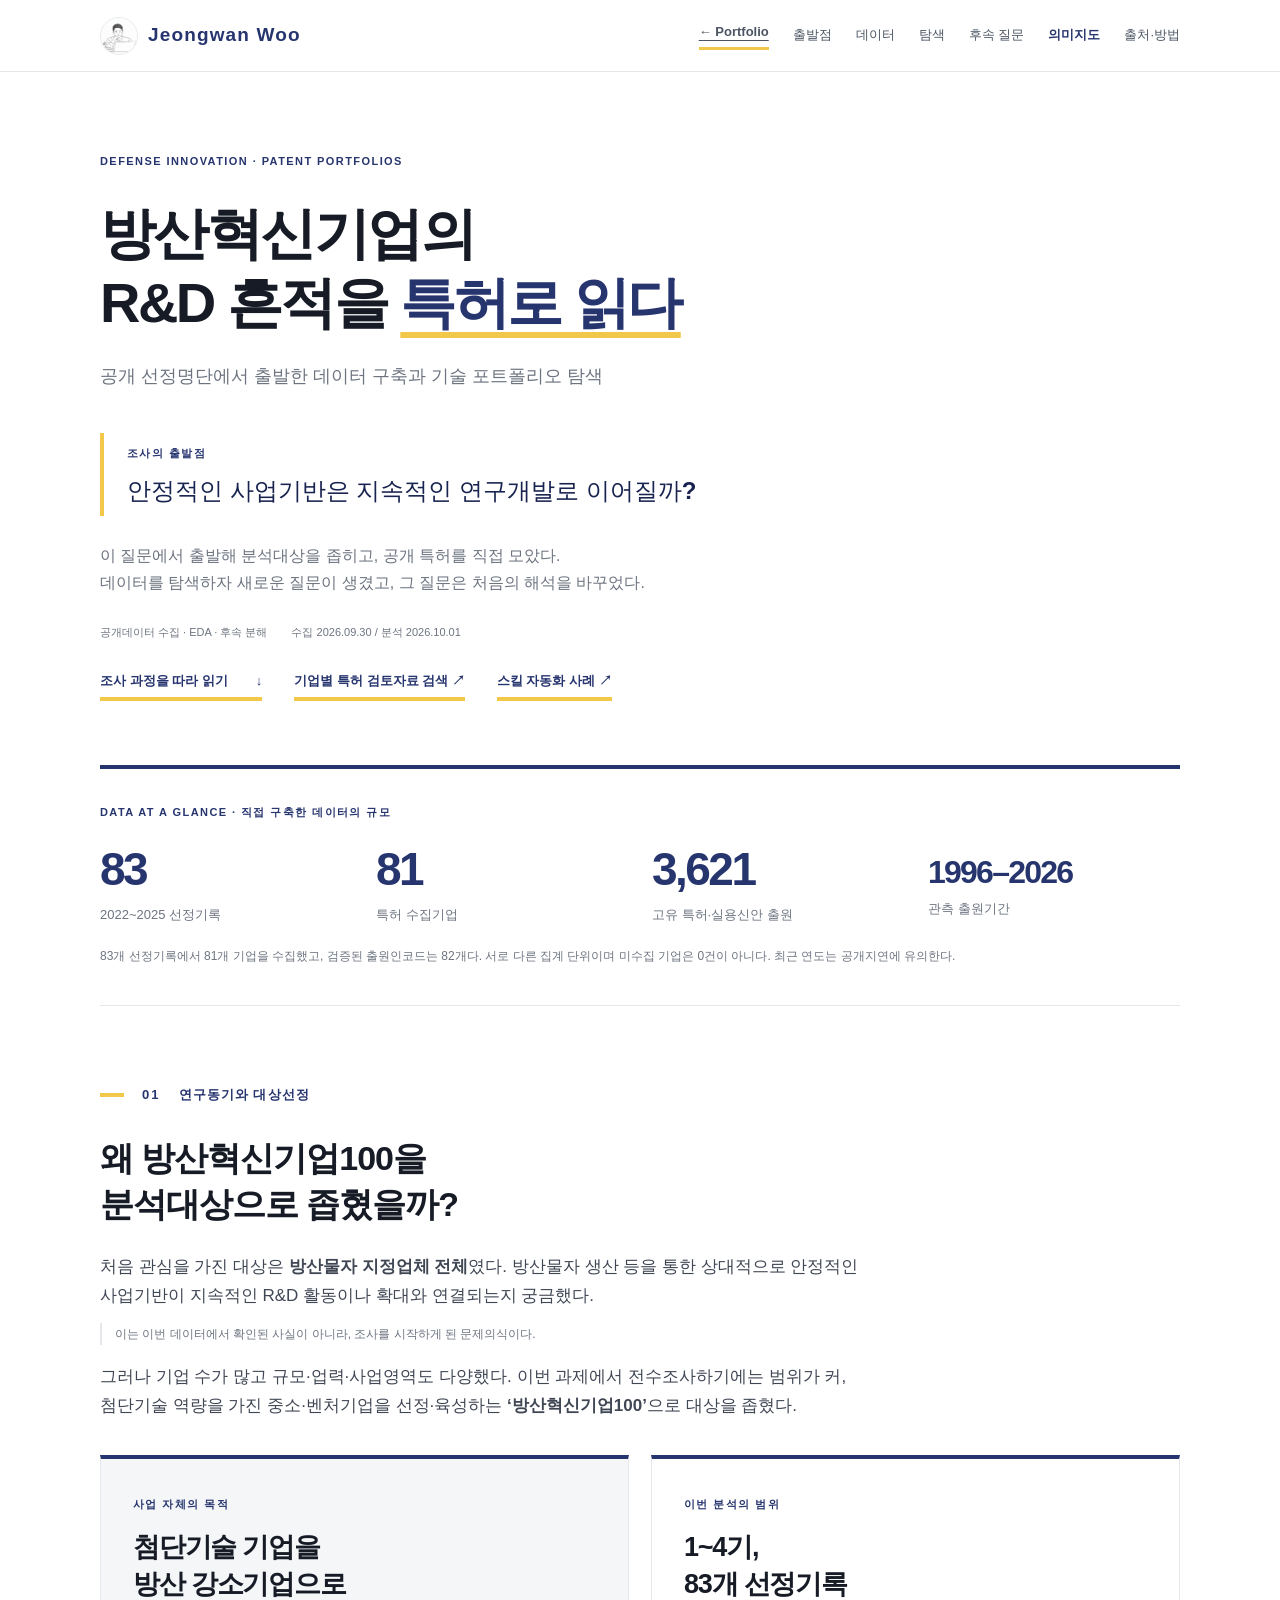
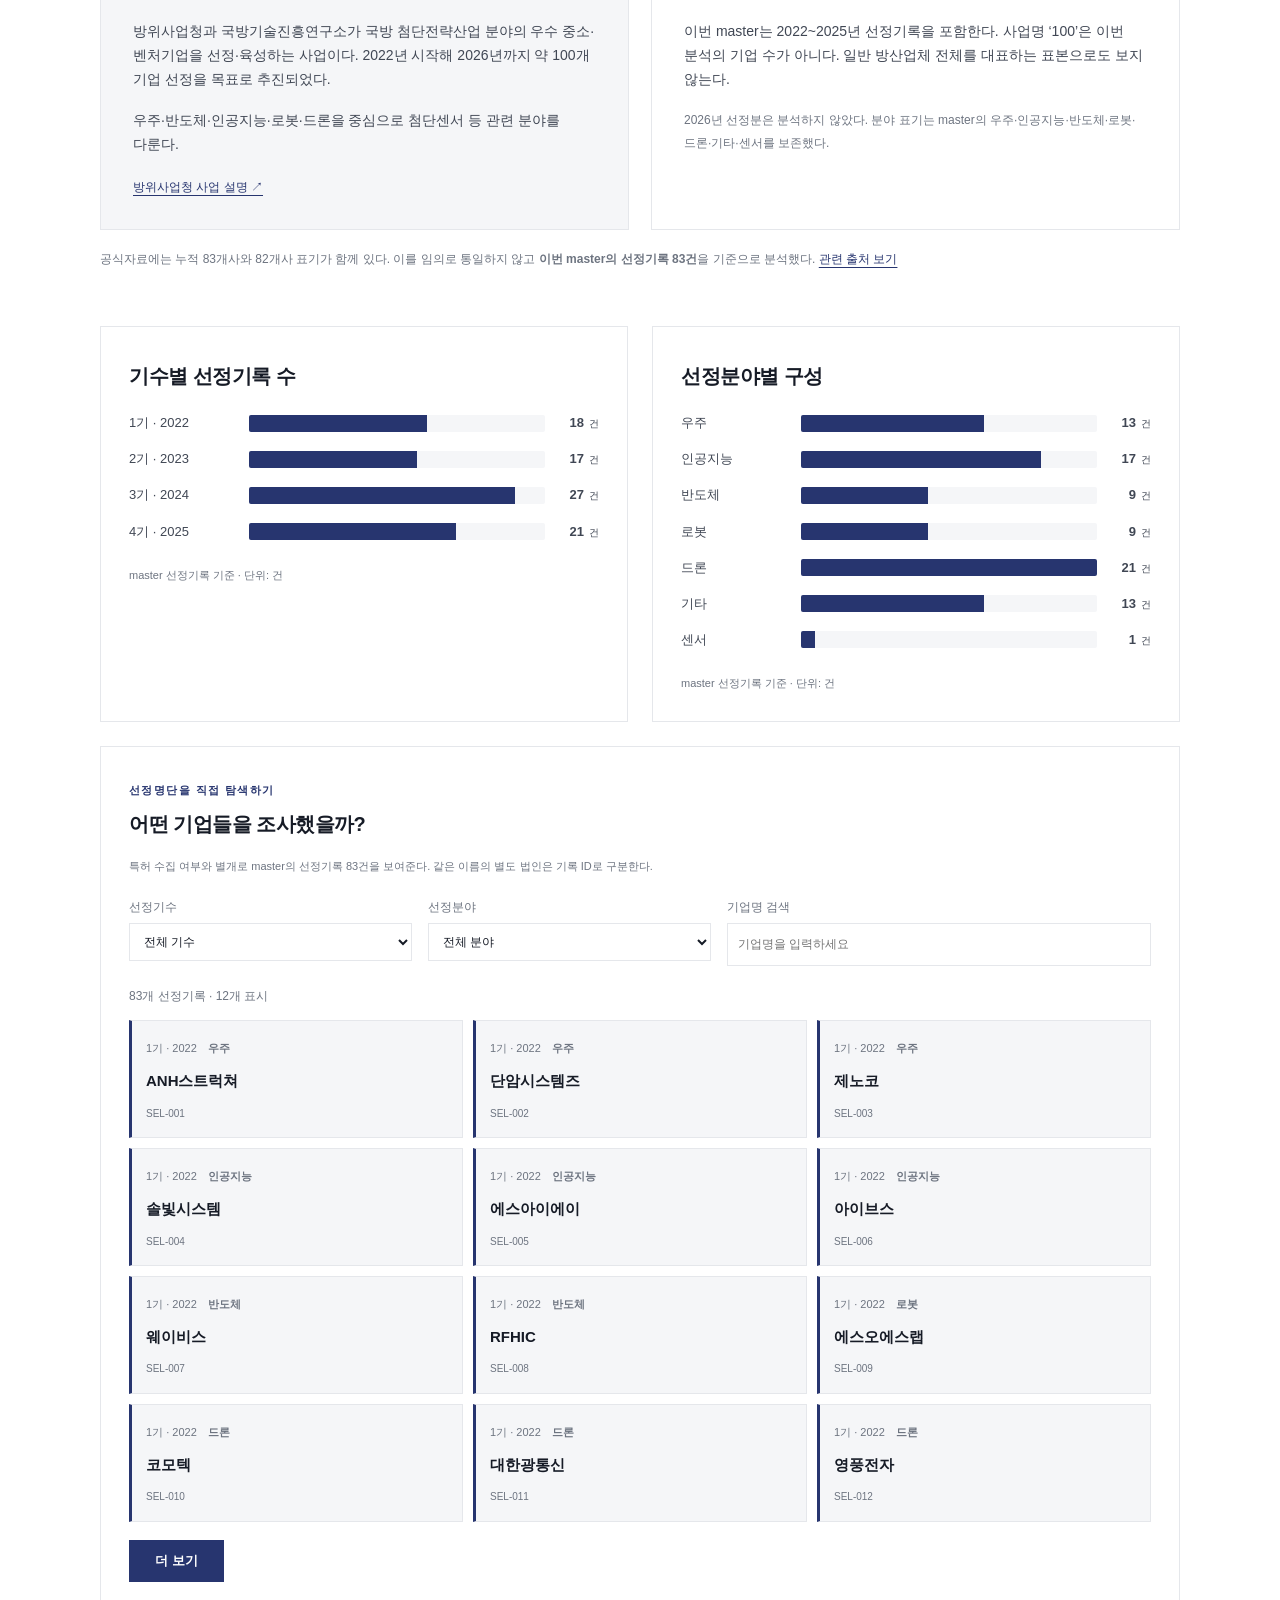
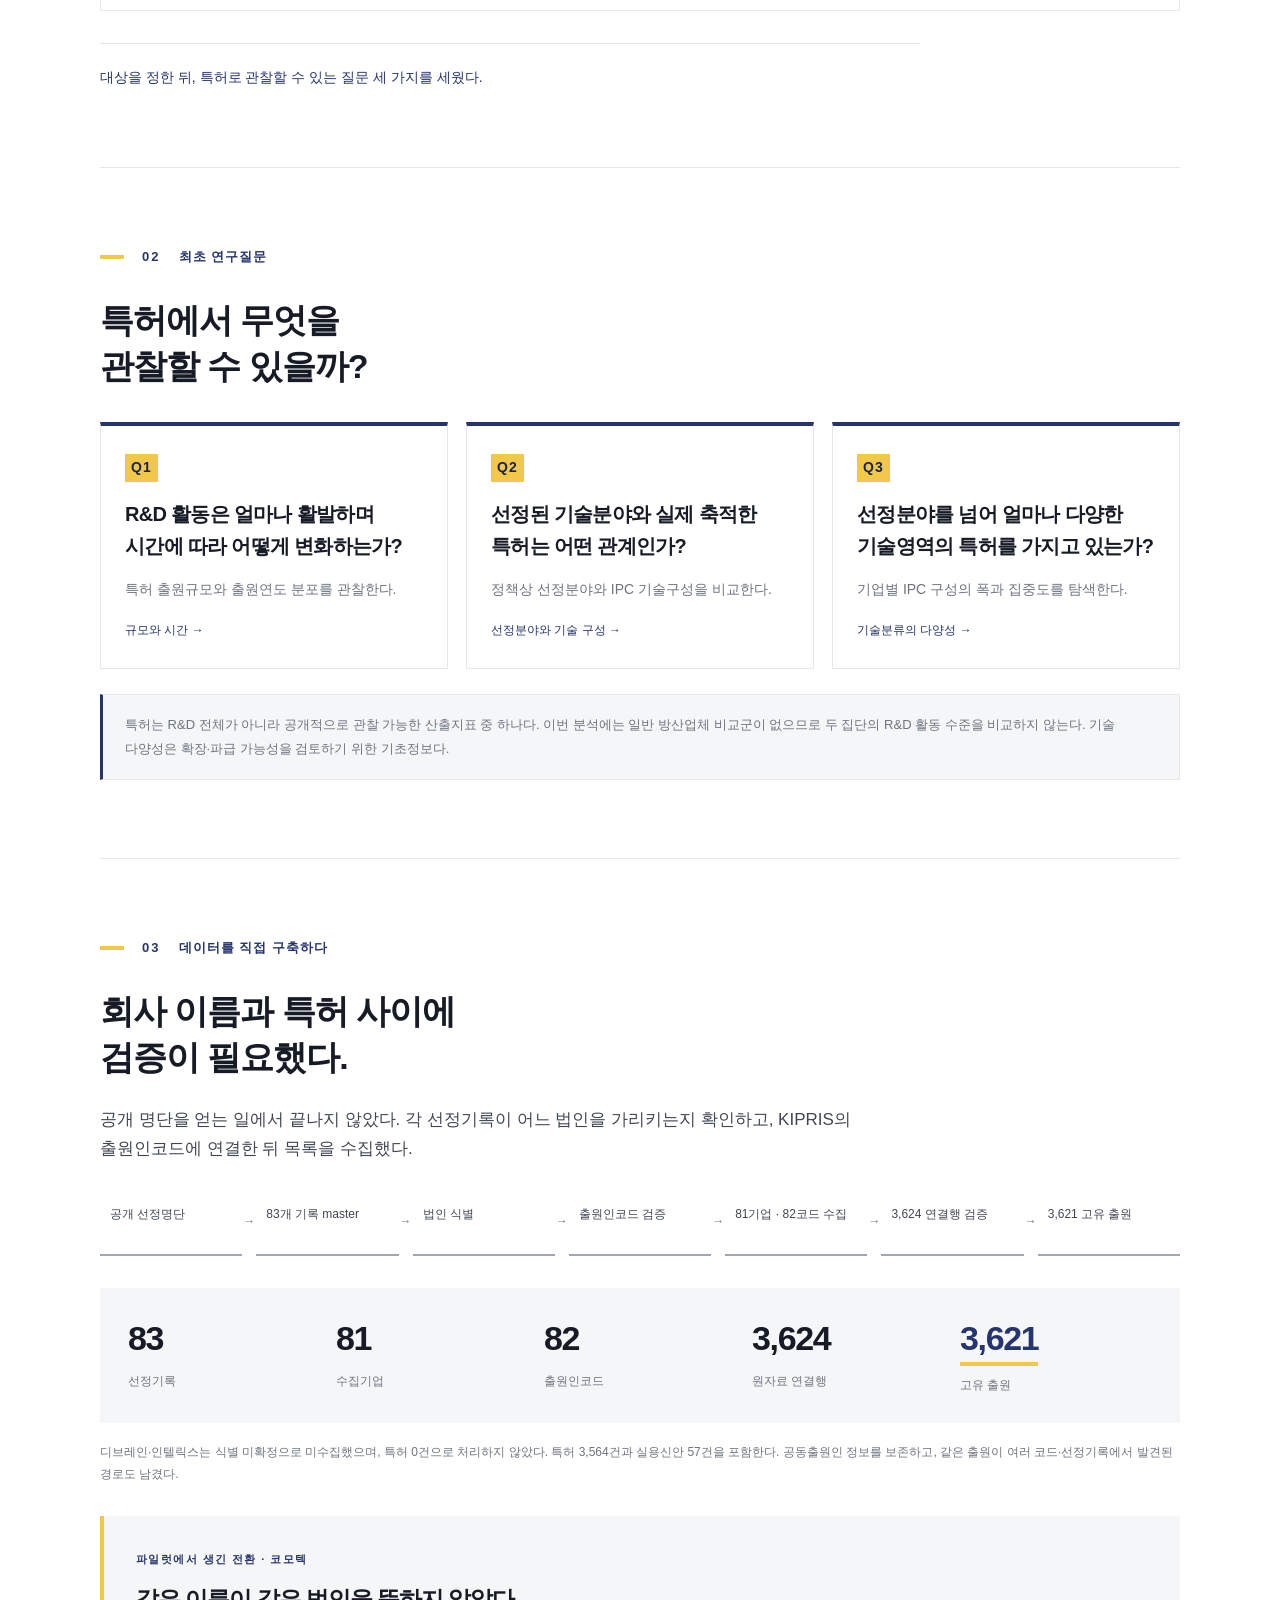
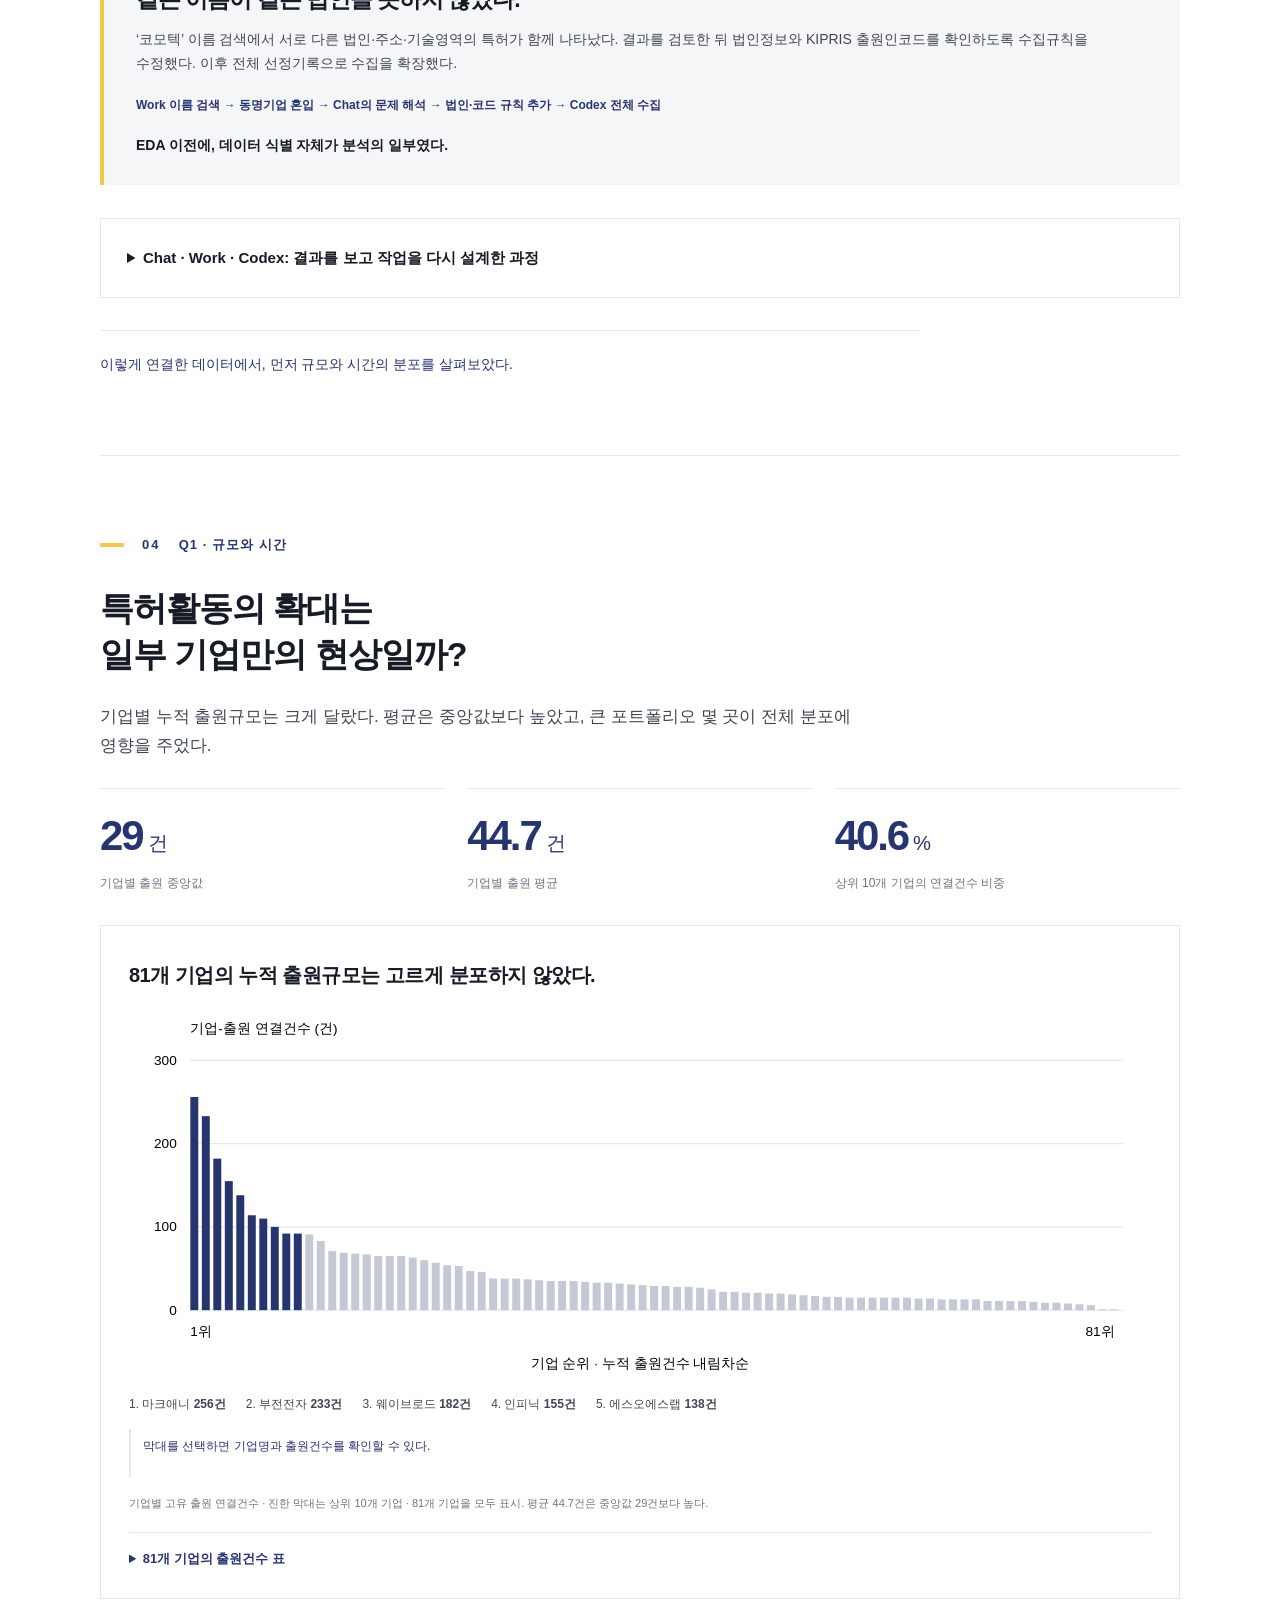
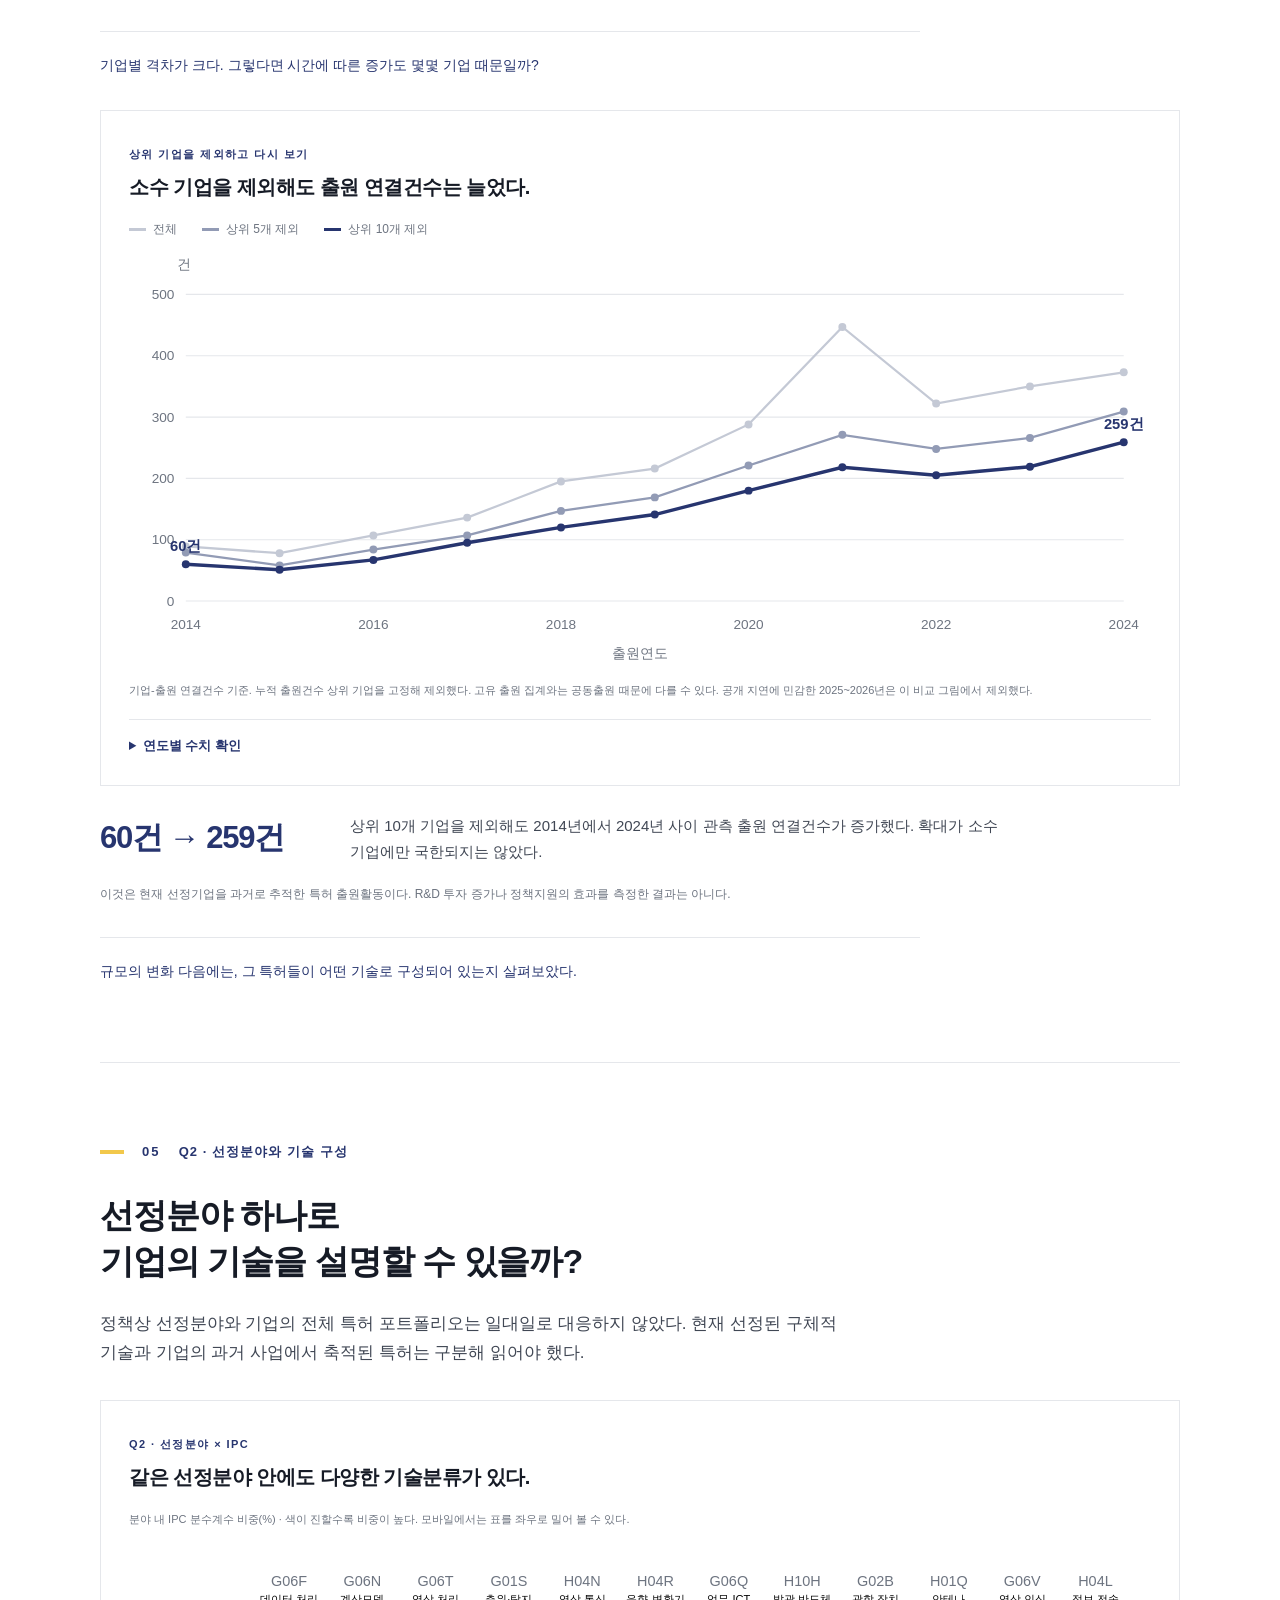
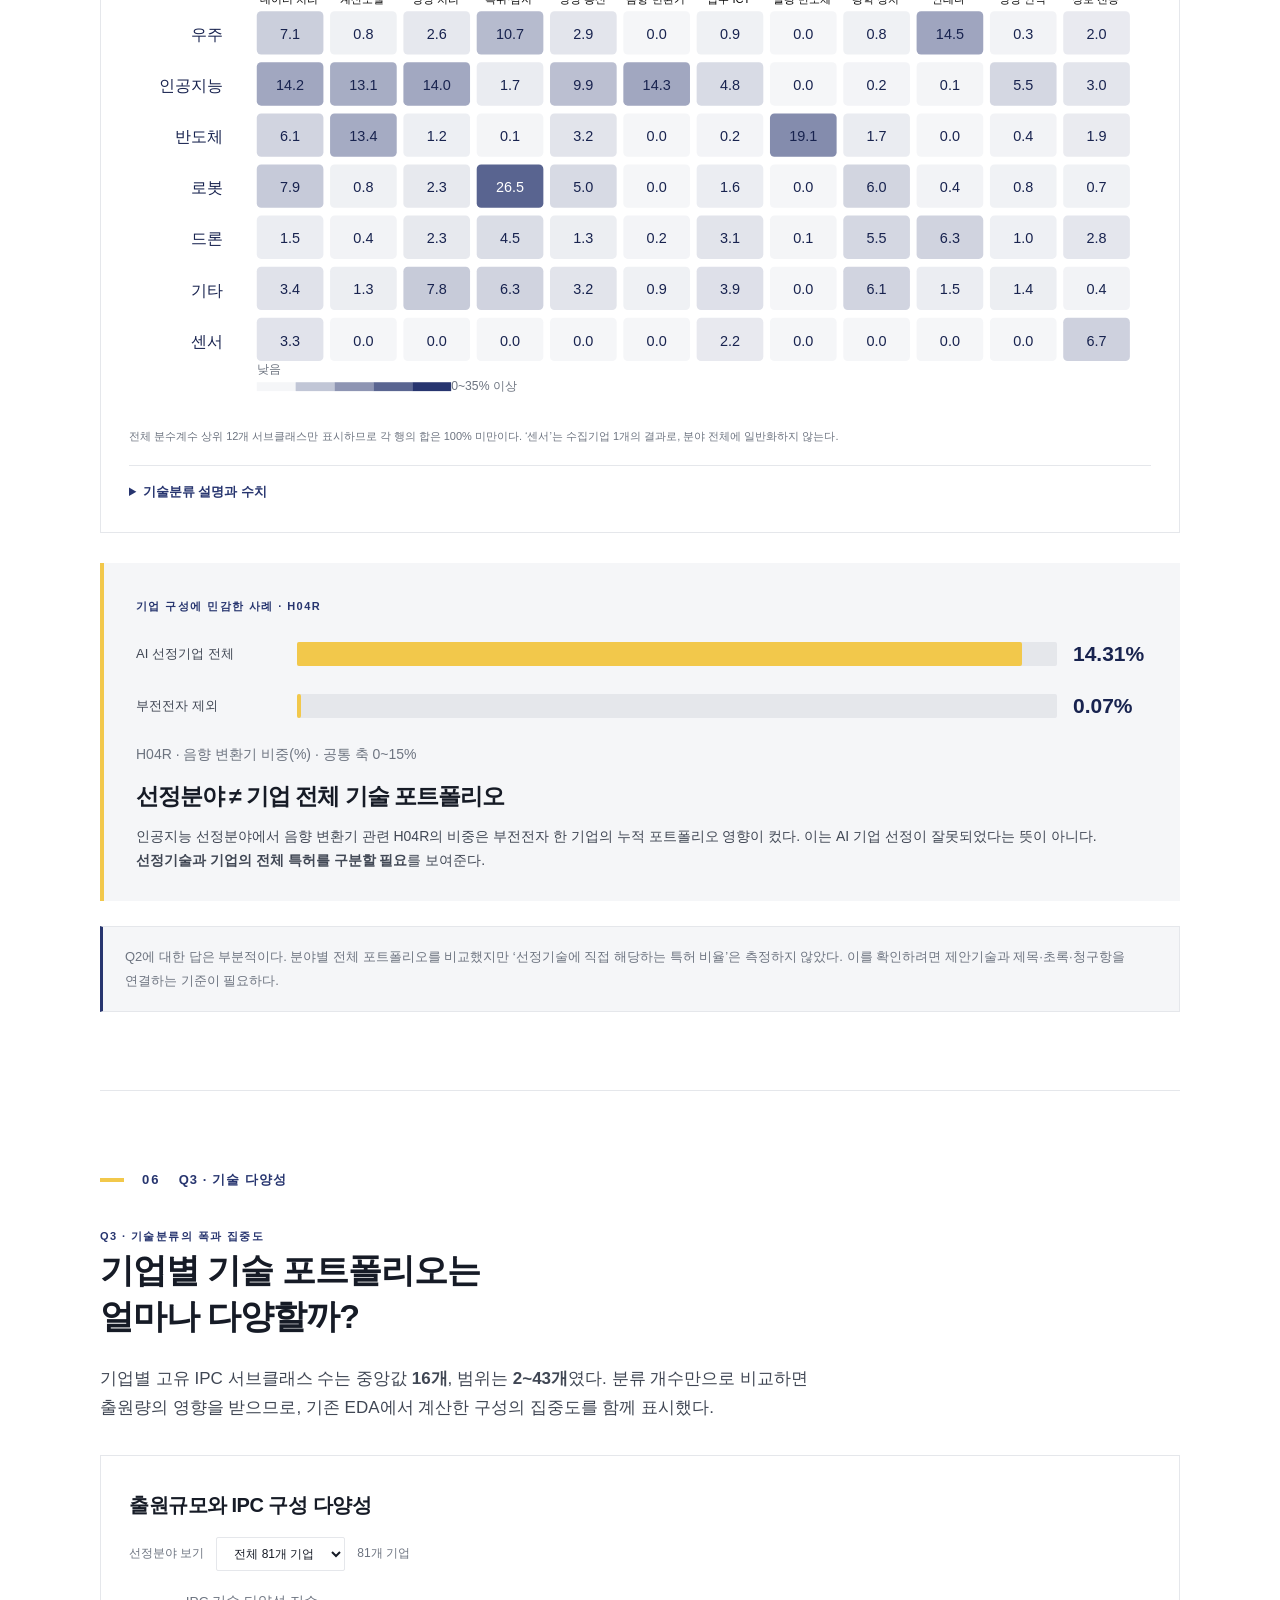
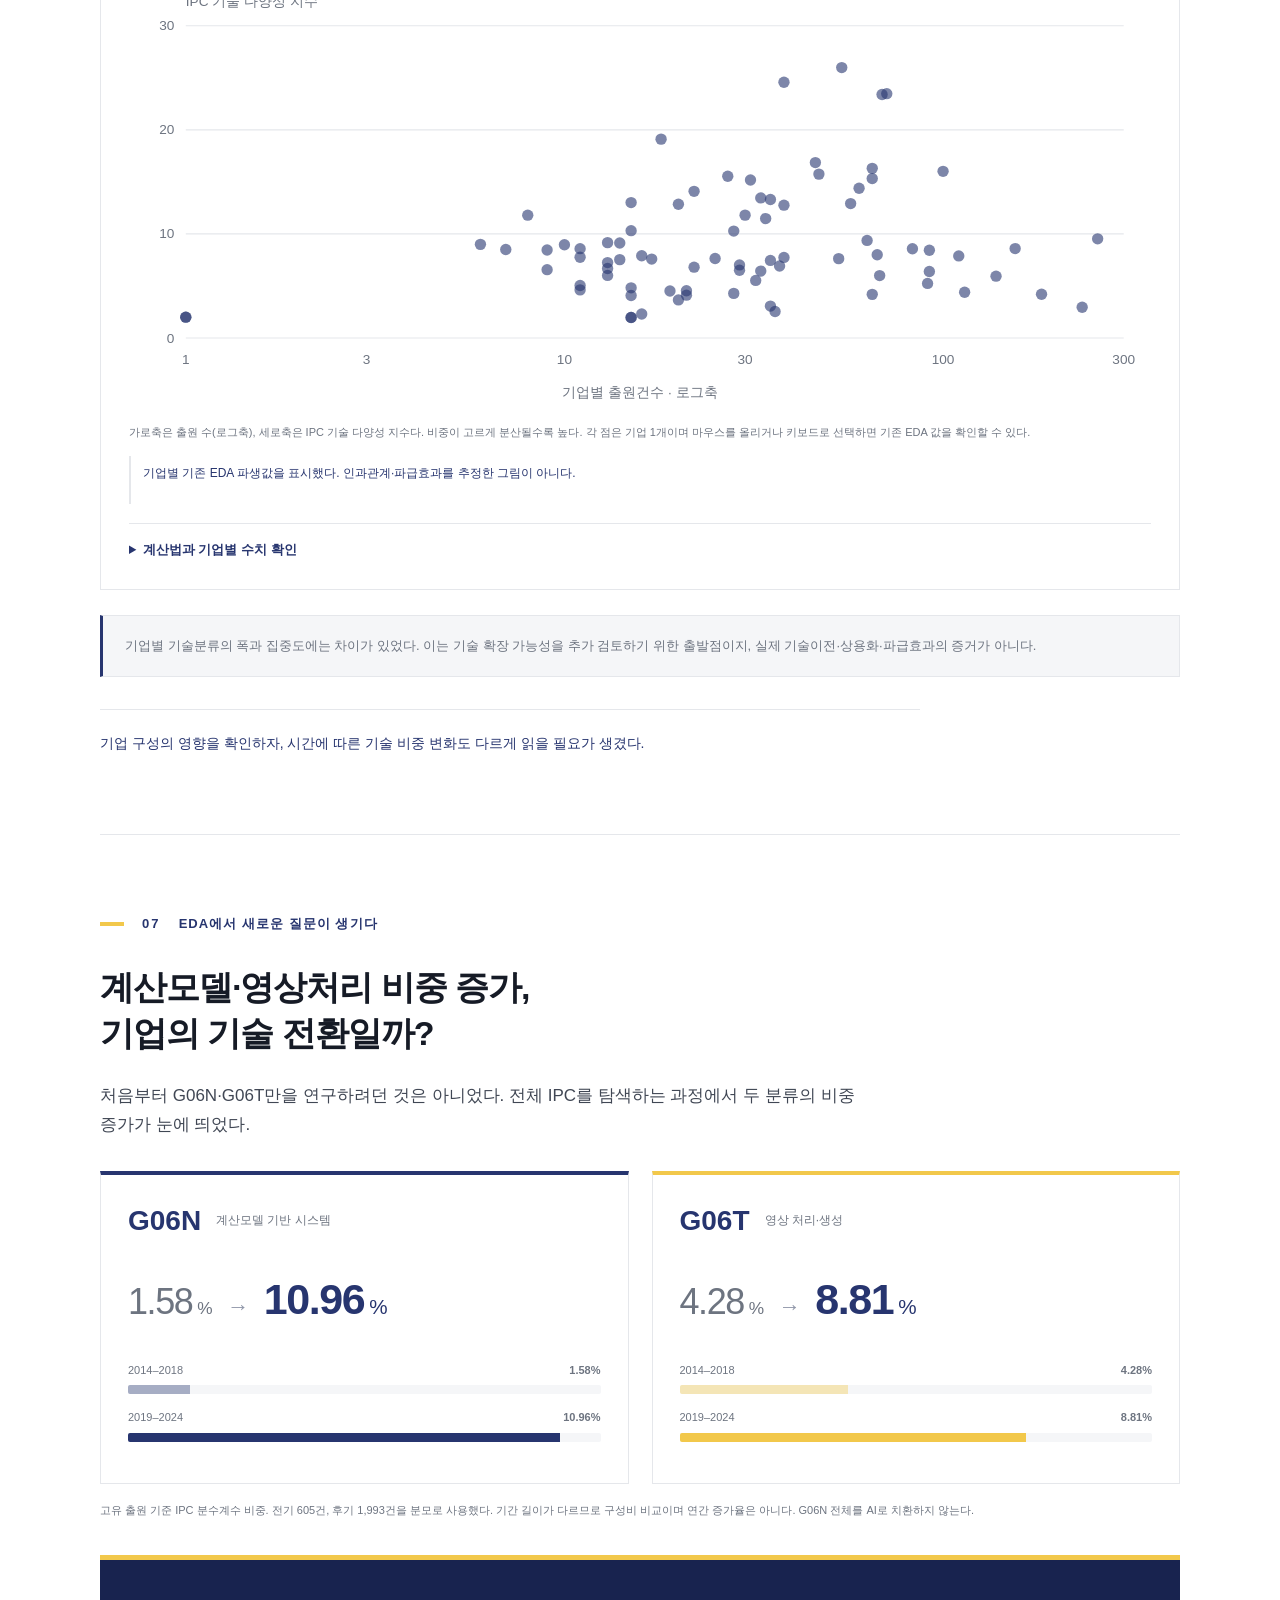
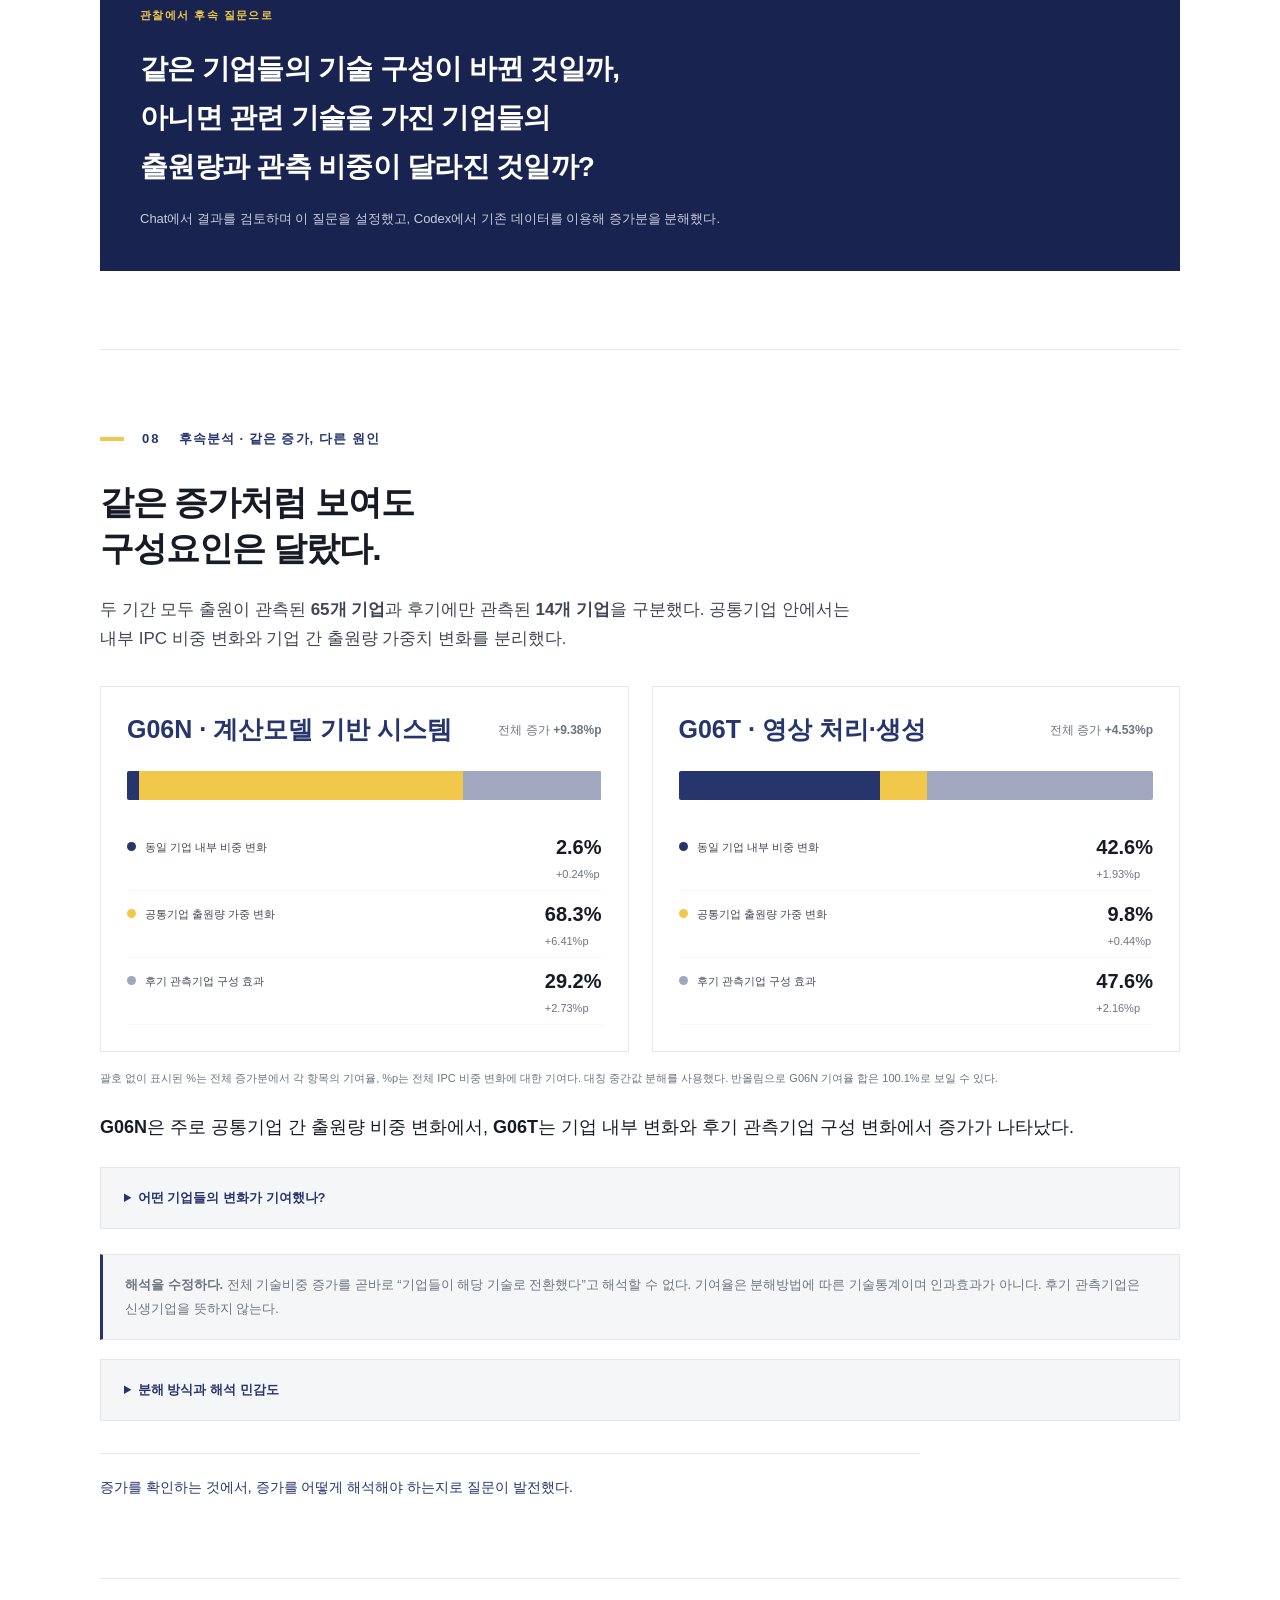
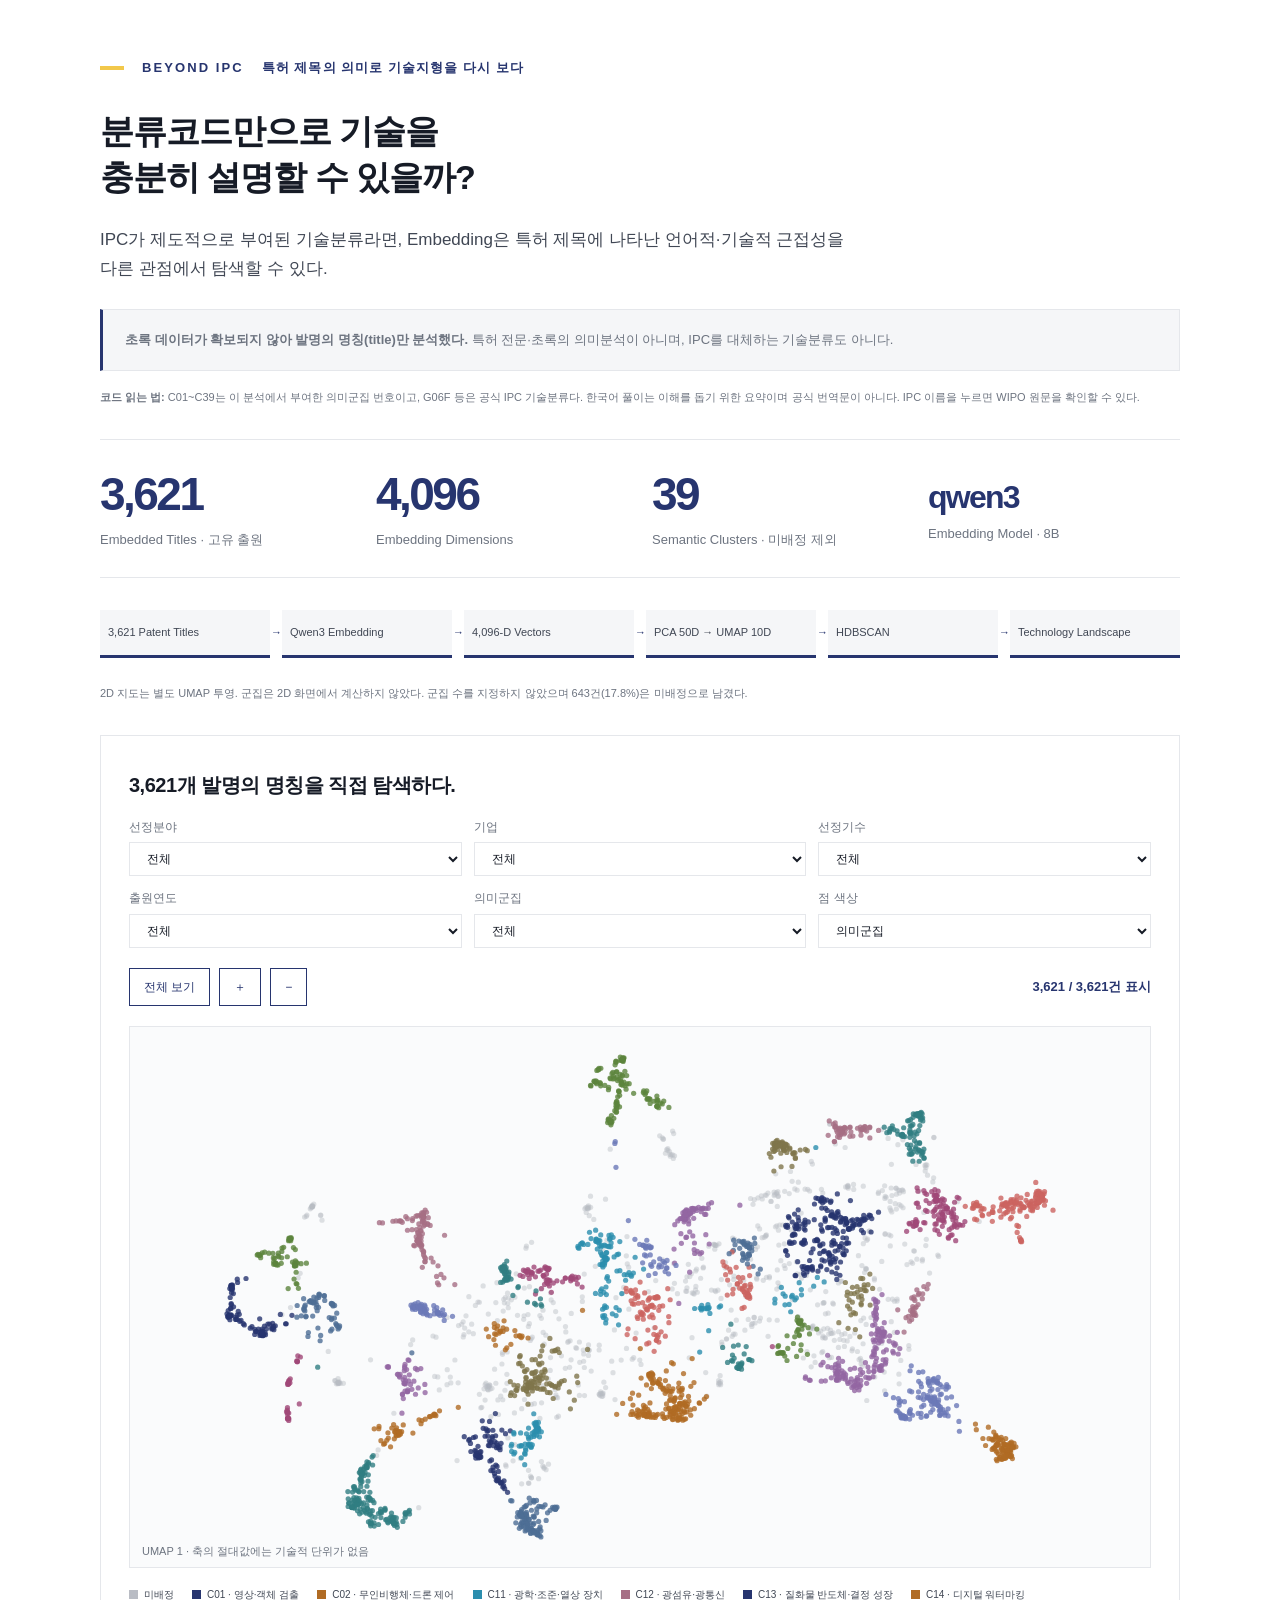
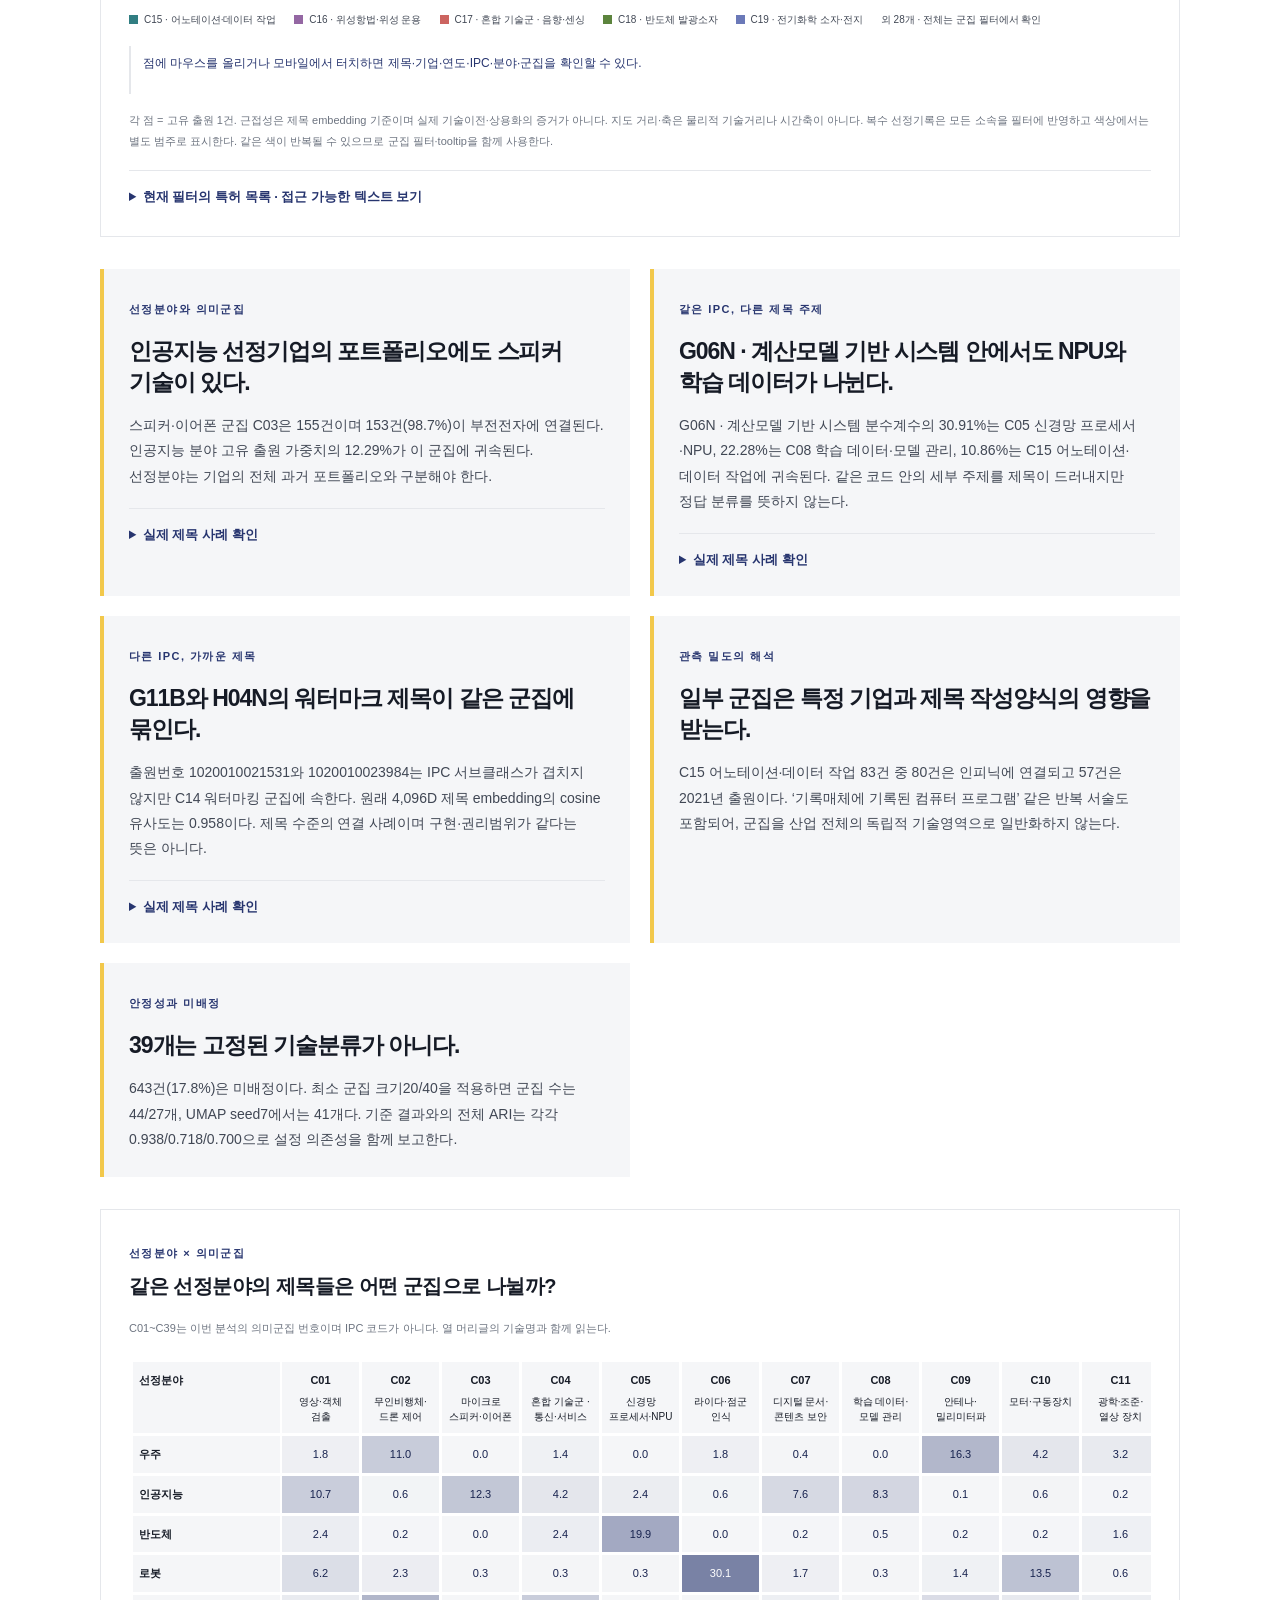
<file: assignment2/index.html>
<!doctype html>
<html lang="ko">
<head><meta charset="utf-8"><meta name="viewport" content="width=device-width, initial-scale=1"><meta name="description" content="방산혁신기업100 선정기업의 공개 특허데이터를 직접 구축하고 EDA와 기술 구성 변화 분해로 질문을 발전시킨 데이터 스토리."><title>방산혁신기업의 R&amp;D 흔적을 특허로 읽다</title><link rel="stylesheet" href="assets/styles.css?v=20261029-layout"><script src="assets/app.js" defer></script><script src="assets/semantic-data.js" defer></script><script src="assets/semantic-map.js" defer></script></head>
<body><a class="skip" href="#main">본문으로 건너뛰기</a>
<header class="site-head"><div class="nav-wrap"><a class="brand brand-profile" href="../index.html#about"><img src="assets/jeongwan-profile.png" alt="우정완 프로필 일러스트"><b>Jeongwan Woo</b></a><div class="menu"><a class="portfolio-link" href="../index.html">← Portfolio</a><nav class="sectionnav" aria-label="주요 구간"><a href="#origin">출발점</a><a href="#data">데이터</a><a href="#q1">탐색</a><a href="#followup">후속 질문</a><a href="#semantic">의미지도</a><a href="#methods">출처·방법</a></nav></div></div></header>
<main id="main">
<div class="hero wrap" id="top"><p class="eyebrow">DEFENSE INNOVATION · PATENT PORTFOLIOS</p><h1>방산혁신기업의<br>R&amp;D 흔적을 <span>특허로 읽다</span></h1><p class="subtitle">공개 선정명단에서 출발한 데이터 구축과 기술 포트폴리오 탐색</p><div class="hero-question"><span class="small-label">조사의 출발점</span><p>안정적인 사업기반은<br class="mobile-only"> 지속적인 연구개발로 이어질까?</p></div><p class="hero-intro">이 질문에서 출발해 분석대상을 좁히고, 공개 특허를 직접 모았다.<br class="desktop-only"> 데이터를 탐색하자 새로운 질문이 생겼고, 그 질문은 처음의 해석을 바꾸었다.</p><div class="meta"><span>공개데이터 수집 · EDA · 후속 분해</span><span>수집 2026.09.30 / 분석 2026.10.01</span></div><div class="page-links"><a class="reading-link" href="#origin">조사 과정을 따라 읽기 <span aria-hidden="true">↓</span></a><a class="reading-link" href="https://patent-review-automation.vercel.app/" target="_blank" rel="noopener">기업별 특허 검토자료 검색 ↗</a><a class="reading-link" href="https://patent-review-automation.vercel.app/case.html" target="_blank" rel="noopener">스킬 자동화 사례 ↗</a></div></div>

<section class="wrap glance" aria-label="Data at a glance"><span class="small-label">DATA AT A GLANCE · 직접 구축한 데이터의 규모</span><div class="glance-grid"><div><strong>83</strong><span>2022~2025 선정기록</span></div><div><strong>81</strong><span>특허 수집기업</span></div><div><strong>3,621</strong><span>고유 특허·실용신안 출원</span></div><div><strong>1996–2026</strong><span>관측 출원기간</span></div></div><p class="note">83개 선정기록에서 81개 기업을 수집했고, 검증된 출원인코드는 82개다. 서로 다른 집계 단위이며 미수집 기업은 0건이 아니다. 최근 연도는 공개지연에 유의한다.</p></section><section class="chapter wrap" id="origin"><div class="chapter-index">01 <span>연구동기와 대상선정</span></div><h2>왜 방산혁신기업100을<br>분석대상으로 좁혔을까?</h2><div class="prose"><p>처음 관심을 가진 대상은 <strong>방산물자 지정업체 전체</strong>였다. 방산물자 생산 등을 통한 상대적으로 안정적인 사업기반이 지속적인 R&amp;D 활동이나 확대와 연결되는지 궁금했다.</p><p class="note inline">이는 이번 데이터에서 확인된 사실이 아니라, 조사를 시작하게 된 문제의식이다.</p><p>그러나 기업 수가 많고 규모·업력·사업영역도 다양했다. 이번 과제에서 전수조사하기에는 범위가 커, 첨단기술 역량을 가진 중소·벤처기업을 선정·육성하는 <strong>‘방산혁신기업100’</strong>으로 대상을 좁혔다.</p></div>
<div class="scope-grid"><article class="scope-card policy"><span class="small-label">사업 자체의 목적</span><h3>첨단기술 기업을<br>방산 강소기업으로</h3><p>방위사업청과 국방기술진흥연구소가 국방 첨단전략산업 분야의 우수 중소·벤처기업을 선정·육성하는 사업이다. 2022년 시작해 2026년까지 약 100개 기업 선정을 목표로 추진되었다.</p><p>우주·반도체·인공지능·로봇·드론을 중심으로 첨단센서 등 관련 분야를 다룬다.</p><a class="source-ref" href="#source-policy">방위사업청 사업 설명 ↗</a></article><article class="scope-card study"><span class="small-label">이번 분석의 범위</span><h3>1~4기,<br>83개 선정기록</h3><p>이번 master는 2022~2025년 선정기록을 포함한다. 사업명 ‘100’은 이번 분석의 기업 수가 아니다. 일반 방산업체 전체를 대표하는 표본으로도 보지 않는다.</p><p class="note">2026년 선정분은 분석하지 않았다. 분야 표기는 master의 우주·인공지능·반도체·로봇·드론·기타·센서를 보존했다.</p></article></div><p class="note">공식자료에는 누적 83개사와 82개사 표기가 함께 있다. 이를 임의로 통일하지 않고 <strong>이번 master의 선정기록 83건</strong>을 기준으로 분석했다. <a href="#source-counts">관련 출처 보기</a></p><div class="scope-charts"><figure class="figure mini-chart"><figcaption><h3>기수별 선정기록 수</h3></figcaption><div class="horizontal-bars"><div class="hbar-row"><span>1기 · 2022</span><div class="hbar-track"><i style="width:60.0000%"></i></div><b>18<small>건</small></b></div><div class="hbar-row"><span>2기 · 2023</span><div class="hbar-track"><i style="width:56.6667%"></i></div><b>17<small>건</small></b></div><div class="hbar-row"><span>3기 · 2024</span><div class="hbar-track"><i style="width:90.0000%"></i></div><b>27<small>건</small></b></div><div class="hbar-row"><span>4기 · 2025</span><div class="hbar-track"><i style="width:70.0000%"></i></div><b>21<small>건</small></b></div></div><p class="chart-note">master 선정기록 기준 · 단위: 건</p></figure><figure class="figure mini-chart"><figcaption><h3>선정분야별 구성</h3></figcaption><div class="horizontal-bars"><div class="hbar-row"><span>우주</span><div class="hbar-track"><i style="width:61.9048%"></i></div><b>13<small>건</small></b></div><div class="hbar-row"><span>인공지능</span><div class="hbar-track"><i style="width:80.9524%"></i></div><b>17<small>건</small></b></div><div class="hbar-row"><span>반도체</span><div class="hbar-track"><i style="width:42.8571%"></i></div><b>9<small>건</small></b></div><div class="hbar-row"><span>로봇</span><div class="hbar-track"><i style="width:42.8571%"></i></div><b>9<small>건</small></b></div><div class="hbar-row"><span>드론</span><div class="hbar-track"><i style="width:100.0000%"></i></div><b>21<small>건</small></b></div><div class="hbar-row"><span>기타</span><div class="hbar-track"><i style="width:61.9048%"></i></div><b>13<small>건</small></b></div><div class="hbar-row"><span>센서</span><div class="hbar-track"><i style="width:4.7619%"></i></div><b>1<small>건</small></b></div></div><p class="chart-note">master 선정기록 기준 · 단위: 건</p></figure></div><div class="figure explorer" id="company-explorer"><span class="small-label">선정명단을 직접 탐색하기</span><h3>어떤 기업들을 조사했을까?</h3><p class="chart-note">특허 수집 여부와 별개로 master의 선정기록 83건을 보여준다. 같은 이름의 별도 법인은 기록 ID로 구분한다.</p><div class="explorer-controls"><label>선정기수<select id="cohort-select" aria-label="선정기수"><option value="all">전체 기수</option><option value="1">1기</option><option value="2">2기</option><option value="3">3기</option><option value="4">4기</option></select></label><label>선정분야<select id="explorer-field" aria-label="선정분야"><option value="all">전체 분야</option><option value="우주">우주</option><option value="인공지능">인공지능</option><option value="반도체">반도체</option><option value="로봇">로봇</option><option value="드론">드론</option><option value="기타">기타</option><option value="센서">센서</option></select></label><label>기업명 검색<input id="company-search" aria-label="기업명 검색" type="search" placeholder="기업명을 입력하세요"></label></div><p id="explorer-status" aria-live="polite">83개 선정기록 · 처음 12개 표시</p><div class="explorer-grid"><article class="explorer-card" data-cohort="1" data-field="우주" data-name="ANH스트럭쳐"><span>1기 · 2022 <b>우주</b></span><h4>ANH스트럭쳐</h4><small>SEL-001</small></article><article class="explorer-card" data-cohort="1" data-field="우주" data-name="단암시스템즈"><span>1기 · 2022 <b>우주</b></span><h4>단암시스템즈</h4><small>SEL-002</small></article><article class="explorer-card" data-cohort="1" data-field="우주" data-name="제노코"><span>1기 · 2022 <b>우주</b></span><h4>제노코</h4><small>SEL-003</small></article><article class="explorer-card" data-cohort="1" data-field="인공지능" data-name="솔빛시스템"><span>1기 · 2022 <b>인공지능</b></span><h4>솔빛시스템</h4><small>SEL-004</small></article><article class="explorer-card" data-cohort="1" data-field="인공지능" data-name="에스아이에이"><span>1기 · 2022 <b>인공지능</b></span><h4>에스아이에이</h4><small>SEL-005</small></article><article class="explorer-card" data-cohort="1" data-field="인공지능" data-name="아이브스"><span>1기 · 2022 <b>인공지능</b></span><h4>아이브스</h4><small>SEL-006</small></article><article class="explorer-card" data-cohort="1" data-field="반도체" data-name="웨이비스"><span>1기 · 2022 <b>반도체</b></span><h4>웨이비스</h4><small>SEL-007</small></article><article class="explorer-card" data-cohort="1" data-field="반도체" data-name="RFHIC"><span>1기 · 2022 <b>반도체</b></span><h4>RFHIC</h4><small>SEL-008</small></article><article class="explorer-card" data-cohort="1" data-field="로봇" data-name="에스오에스랩"><span>1기 · 2022 <b>로봇</b></span><h4>에스오에스랩</h4><small>SEL-009</small></article><article class="explorer-card" data-cohort="1" data-field="드론" data-name="코모텍"><span>1기 · 2022 <b>드론</b></span><h4>코모텍</h4><small>SEL-010</small></article><article class="explorer-card" data-cohort="1" data-field="드론" data-name="대한광통신"><span>1기 · 2022 <b>드론</b></span><h4>대한광통신</h4><small>SEL-011</small></article><article class="explorer-card" data-cohort="1" data-field="드론" data-name="영풍전자"><span>1기 · 2022 <b>드론</b></span><h4>영풍전자</h4><small>SEL-012</small></article><article class="explorer-card" data-cohort="1" data-field="드론" data-name="빅텍"><span>1기 · 2022 <b>드론</b></span><h4>빅텍</h4><small>SEL-013</small></article><article class="explorer-card" data-cohort="1" data-field="드론" data-name="네스앤텍"><span>1기 · 2022 <b>드론</b></span><h4>네스앤텍</h4><small>SEL-014</small></article><article class="explorer-card" data-cohort="1" data-field="기타" data-name="아이블포토닉스"><span>1기 · 2022 <b>기타</b></span><h4>아이블포토닉스</h4><small>SEL-015</small></article><article class="explorer-card" data-cohort="1" data-field="기타" data-name="스탠다드시험연구소"><span>1기 · 2022 <b>기타</b></span><h4>스탠다드시험연구소</h4><small>SEL-016</small></article><article class="explorer-card" data-cohort="1" data-field="기타" data-name="우리별"><span>1기 · 2022 <b>기타</b></span><h4>우리별</h4><small>SEL-017</small></article><article class="explorer-card" data-cohort="1" data-field="기타" data-name="성신디펜스솔루션"><span>1기 · 2022 <b>기타</b></span><h4>성신디펜스솔루션</h4><small>SEL-018</small></article><article class="explorer-card" data-cohort="2" data-field="우주" data-name="하나에이엠티"><span>2기 · 2023 <b>우주</b></span><h4>하나에이엠티</h4><small>SEL-019</small></article><article class="explorer-card" data-cohort="2" data-field="우주" data-name="루미르"><span>2기 · 2023 <b>우주</b></span><h4>루미르</h4><small>SEL-020</small></article><article class="explorer-card" data-cohort="2" data-field="인공지능" data-name="코난테크놀로지"><span>2기 · 2023 <b>인공지능</b></span><h4>코난테크놀로지</h4><small>SEL-021</small></article><article class="explorer-card" data-cohort="2" data-field="인공지능" data-name="다비오"><span>2기 · 2023 <b>인공지능</b></span><h4>다비오</h4><small>SEL-022</small></article><article class="explorer-card" data-cohort="2" data-field="인공지능" data-name="인피닉"><span>2기 · 2023 <b>인공지능</b></span><h4>인피닉</h4><small>SEL-023</small></article><article class="explorer-card" data-cohort="2" data-field="반도체" data-name="웨이브피아"><span>2기 · 2023 <b>반도체</b></span><h4>웨이브피아</h4><small>SEL-024</small></article><article class="explorer-card" data-cohort="2" data-field="반도체" data-name="쿠오핀"><span>2기 · 2023 <b>반도체</b></span><h4>쿠오핀</h4><small>SEL-025</small></article><article class="explorer-card" data-cohort="2" data-field="로봇" data-name="마이크로인피니티"><span>2기 · 2023 <b>로봇</b></span><h4>마이크로인피니티</h4><small>SEL-026</small></article><article class="explorer-card" data-cohort="2" data-field="로봇" data-name="컨트로맥스"><span>2기 · 2023 <b>로봇</b></span><h4>컨트로맥스</h4><small>SEL-027</small></article><article class="explorer-card" data-cohort="2" data-field="로봇" data-name="링크플로우"><span>2기 · 2023 <b>로봇</b></span><h4>링크플로우</h4><small>SEL-028</small></article><article class="explorer-card" data-cohort="2" data-field="드론" data-name="두타기술"><span>2기 · 2023 <b>드론</b></span><h4>두타기술</h4><small>SEL-029</small></article><article class="explorer-card" data-cohort="2" data-field="드론" data-name="니어스랩"><span>2기 · 2023 <b>드론</b></span><h4>니어스랩</h4><small>SEL-030</small></article><article class="explorer-card" data-cohort="2" data-field="드론" data-name="파블로항공"><span>2기 · 2023 <b>드론</b></span><h4>파블로항공</h4><small>SEL-031</small></article><article class="explorer-card" data-cohort="2" data-field="드론" data-name="센서피아"><span>2기 · 2023 <b>드론</b></span><h4>센서피아</h4><small>SEL-032</small></article><article class="explorer-card" data-cohort="2" data-field="드론" data-name="디브레인"><span>2기 · 2023 <b>드론</b></span><h4>디브레인</h4><small>SEL-033 · 식별 미확정·미수집</small></article><article class="explorer-card" data-cohort="2" data-field="기타" data-name="아이디케이"><span>2기 · 2023 <b>기타</b></span><h4>아이디케이</h4><small>SEL-034</small></article><article class="explorer-card" data-cohort="2" data-field="기타" data-name="심네트"><span>2기 · 2023 <b>기타</b></span><h4>심네트</h4><small>SEL-035</small></article><article class="explorer-card" data-cohort="3" data-field="우주" data-name="솔탑"><span>3기 · 2024 <b>우주</b></span><h4>솔탑</h4><small>SEL-036</small></article><article class="explorer-card" data-cohort="3" data-field="우주" data-name="두시텍"><span>3기 · 2024 <b>우주</b></span><h4>두시텍</h4><small>SEL-037</small></article><article class="explorer-card" data-cohort="3" data-field="우주" data-name="아이스펙"><span>3기 · 2024 <b>우주</b></span><h4>아이스펙</h4><small>SEL-038</small></article><article class="explorer-card" data-cohort="3" data-field="우주" data-name="코모텍"><span>3기 · 2024 <b>우주</b></span><h4>코모텍</h4><small>SEL-039</small></article><article class="explorer-card" data-cohort="3" data-field="인공지능" data-name="펀진"><span>3기 · 2024 <b>인공지능</b></span><h4>펀진</h4><small>SEL-040</small></article><article class="explorer-card" data-cohort="3" data-field="인공지능" data-name="젠젠에이아이"><span>3기 · 2024 <b>인공지능</b></span><h4>젠젠에이아이</h4><small>SEL-041</small></article><article class="explorer-card" data-cohort="3" data-field="인공지능" data-name="모라이"><span>3기 · 2024 <b>인공지능</b></span><h4>모라이</h4><small>SEL-042</small></article><article class="explorer-card" data-cohort="3" data-field="인공지능" data-name="코클"><span>3기 · 2024 <b>인공지능</b></span><h4>코클</h4><small>SEL-043</small></article><article class="explorer-card" data-cohort="3" data-field="인공지능" data-name="마키나락스"><span>3기 · 2024 <b>인공지능</b></span><h4>마키나락스</h4><small>SEL-044</small></article><article class="explorer-card" data-cohort="3" data-field="반도체" data-name="퓨리오사에이아이"><span>3기 · 2024 <b>반도체</b></span><h4>퓨리오사에이아이</h4><small>SEL-045</small></article><article class="explorer-card" data-cohort="3" data-field="반도체" data-name="옵토웰"><span>3기 · 2024 <b>반도체</b></span><h4>옵토웰</h4><small>SEL-046</small></article><article class="explorer-card" data-cohort="3" data-field="반도체" data-name="웨이브로드"><span>3기 · 2024 <b>반도체</b></span><h4>웨이브로드</h4><small>SEL-047</small></article><article class="explorer-card" data-cohort="3" data-field="로봇" data-name="에이유"><span>3기 · 2024 <b>로봇</b></span><h4>에이유</h4><small>SEL-048</small></article><article class="explorer-card" data-cohort="3" data-field="로봇" data-name="포멀웍스"><span>3기 · 2024 <b>로봇</b></span><h4>포멀웍스</h4><small>SEL-049</small></article><article class="explorer-card" data-cohort="3" data-field="드론" data-name="유비파이"><span>3기 · 2024 <b>드론</b></span><h4>유비파이</h4><small>SEL-050</small></article><article class="explorer-card" data-cohort="3" data-field="드론" data-name="소나테크"><span>3기 · 2024 <b>드론</b></span><h4>소나테크</h4><small>SEL-051</small></article><article class="explorer-card" data-cohort="3" data-field="드론" data-name="유뱃"><span>3기 · 2024 <b>드론</b></span><h4>유뱃</h4><small>SEL-052</small></article><article class="explorer-card" data-cohort="3" data-field="드론" data-name="아이티사이언스"><span>3기 · 2024 <b>드론</b></span><h4>아이티사이언스</h4><small>SEL-053</small></article><article class="explorer-card" data-cohort="3" data-field="드론" data-name="패리티"><span>3기 · 2024 <b>드론</b></span><h4>패리티</h4><small>SEL-054</small></article><article class="explorer-card" data-cohort="3" data-field="드론" data-name="위플로"><span>3기 · 2024 <b>드론</b></span><h4>위플로</h4><small>SEL-055</small></article><article class="explorer-card" data-cohort="3" data-field="기타" data-name="삼정오토메이션"><span>3기 · 2024 <b>기타</b></span><h4>삼정오토메이션</h4><small>SEL-056</small></article><article class="explorer-card" data-cohort="3" data-field="기타" data-name="인텔릭스"><span>3기 · 2024 <b>기타</b></span><h4>인텔릭스</h4><small>SEL-057 · 식별 미확정·미수집</small></article><article class="explorer-card" data-cohort="3" data-field="기타" data-name="덕산넵코어스"><span>3기 · 2024 <b>기타</b></span><h4>덕산넵코어스</h4><small>SEL-058</small></article><article class="explorer-card" data-cohort="3" data-field="기타" data-name="버넥트"><span>3기 · 2024 <b>기타</b></span><h4>버넥트</h4><small>SEL-059</small></article><article class="explorer-card" data-cohort="3" data-field="기타" data-name="이오시스템"><span>3기 · 2024 <b>기타</b></span><h4>이오시스템</h4><small>SEL-060</small></article><article class="explorer-card" data-cohort="3" data-field="기타" data-name="휴라"><span>3기 · 2024 <b>기타</b></span><h4>휴라</h4><small>SEL-061</small></article><article class="explorer-card" data-cohort="3" data-field="기타" data-name="삼영기계"><span>3기 · 2024 <b>기타</b></span><h4>삼영기계</h4><small>SEL-062</small></article><article class="explorer-card" data-cohort="4" data-field="우주" data-name="스텝랩"><span>4기 · 2025 <b>우주</b></span><h4>스텝랩</h4><small>SEL-063</small></article><article class="explorer-card" data-cohort="4" data-field="우주" data-name="극동통신"><span>4기 · 2025 <b>우주</b></span><h4>극동통신</h4><small>SEL-064</small></article><article class="explorer-card" data-cohort="4" data-field="우주" data-name="나라스페이스 테크놀로지"><span>4기 · 2025 <b>우주</b></span><h4>나라스페이스 테크놀로지</h4><small>SEL-065</small></article><article class="explorer-card" data-cohort="4" data-field="우주" data-name="스페이스맵"><span>4기 · 2025 <b>우주</b></span><h4>스페이스맵</h4><small>SEL-066</small></article><article class="explorer-card" data-cohort="4" data-field="인공지능" data-name="텔레픽스"><span>4기 · 2025 <b>인공지능</b></span><h4>텔레픽스</h4><small>SEL-067</small></article><article class="explorer-card" data-cohort="4" data-field="인공지능" data-name="인텔리빅스"><span>4기 · 2025 <b>인공지능</b></span><h4>인텔리빅스</h4><small>SEL-068</small></article><article class="explorer-card" data-cohort="4" data-field="인공지능" data-name="데이터메이커"><span>4기 · 2025 <b>인공지능</b></span><h4>데이터메이커</h4><small>SEL-069</small></article><article class="explorer-card" data-cohort="4" data-field="인공지능" data-name="부전전자"><span>4기 · 2025 <b>인공지능</b></span><h4>부전전자</h4><small>SEL-070</small></article><article class="explorer-card" data-cohort="4" data-field="인공지능" data-name="마크애니"><span>4기 · 2025 <b>인공지능</b></span><h4>마크애니</h4><small>SEL-071</small></article><article class="explorer-card" data-cohort="4" data-field="인공지능" data-name="써로마인드"><span>4기 · 2025 <b>인공지능</b></span><h4>써로마인드</h4><small>SEL-072</small></article><article class="explorer-card" data-cohort="4" data-field="반도체" data-name="아이쓰리시스템"><span>4기 · 2025 <b>반도체</b></span><h4>아이쓰리시스템</h4><small>SEL-073</small></article><article class="explorer-card" data-cohort="4" data-field="반도체" data-name="딥엑스"><span>4기 · 2025 <b>반도체</b></span><h4>딥엑스</h4><small>SEL-074</small></article><article class="explorer-card" data-cohort="4" data-field="로봇" data-name="라이온로보틱스"><span>4기 · 2025 <b>로봇</b></span><h4>라이온로보틱스</h4><small>SEL-075</small></article><article class="explorer-card" data-cohort="4" data-field="로봇" data-name="삼현"><span>4기 · 2025 <b>로봇</b></span><h4>삼현</h4><small>SEL-076</small></article><article class="explorer-card" data-cohort="4" data-field="로봇" data-name="케이알엠"><span>4기 · 2025 <b>로봇</b></span><h4>케이알엠</h4><small>SEL-077</small></article><article class="explorer-card" data-cohort="4" data-field="드론" data-name="센서뷰"><span>4기 · 2025 <b>드론</b></span><h4>센서뷰</h4><small>SEL-078</small></article><article class="explorer-card" data-cohort="4" data-field="드론" data-name="유큐브"><span>4기 · 2025 <b>드론</b></span><h4>유큐브</h4><small>SEL-079</small></article><article class="explorer-card" data-cohort="4" data-field="드론" data-name="비이아이랩"><span>4기 · 2025 <b>드론</b></span><h4>비이아이랩</h4><small>SEL-080</small></article><article class="explorer-card" data-cohort="4" data-field="드론" data-name="모아컴코리아"><span>4기 · 2025 <b>드론</b></span><h4>모아컴코리아</h4><small>SEL-081</small></article><article class="explorer-card" data-cohort="4" data-field="드론" data-name="이루온"><span>4기 · 2025 <b>드론</b></span><h4>이루온</h4><small>SEL-082</small></article><article class="explorer-card" data-cohort="4" data-field="센서" data-name="유저스"><span>4기 · 2025 <b>센서</b></span><h4>유저스</h4><small>SEL-083</small></article></div><button id="show-companies" type="button">더 보기</button><noscript><p>스크립트가 비활성화되어 전체 명단을 표시합니다.</p></noscript></div><p class="bridge">대상을 정한 뒤, 특허로 관찰할 수 있는 질문 세 가지를 세웠다.</p></section>

<section class="chapter wrap" id="questions"><div class="chapter-index">02 <span>최초 연구질문</span></div><h2>특허에서 무엇을<br>관찰할 수 있을까?</h2><div class="question-grid"><article><span class="q-num">Q1</span><h3>R&amp;D 활동은 얼마나 활발하며 시간에 따라 어떻게 변화하는가?</h3><p>특허 출원규모와 출원연도 분포를 관찰한다.</p><a href="#q1">규모와 시간 →</a></article><article><span class="q-num">Q2</span><h3>선정된 기술분야와 실제 축적한 특허는 어떤 관계인가?</h3><p>정책상 선정분야와 IPC 기술구성을 비교한다.</p><a href="#q2q3">선정분야와 기술 구성 →</a></article><article><span class="q-num">Q3</span><h3>선정분야를 넘어 얼마나 다양한 기술영역의 특허를 가지고 있는가?</h3><p>기업별 IPC 구성의 폭과 집중도를 탐색한다.</p><a href="#diversity">기술분류의 다양성 →</a></article></div><p class="note important">특허는 R&amp;D 전체가 아니라 공개적으로 관찰 가능한 산출지표 중 하나다. 이번 분석에는 일반 방산업체 비교군이 없으므로 두 집단의 R&amp;D 활동 수준을 비교하지 않는다. 기술 다양성은 확장·파급 가능성을 검토하기 위한 기초정보다.</p></section>

<section class="chapter wrap" id="data"><div class="chapter-index">03 <span>데이터를 직접 구축하다</span></div><h2>회사 이름과 특허 사이에<br>검증이 필요했다.</h2><p class="prose">공개 명단을 얻는 일에서 끝나지 않았다. 각 선정기록이 어느 법인을 가리키는지 확인하고, KIPRIS의 출원인코드에 연결한 뒤 목록을 수집했다.</p><ol class="collection-flow" aria-label="데이터 수집 과정"><li>공개 선정명단</li><li>83개 기록 master</li><li>법인 식별</li><li>출원인코드 검증</li><li>81기업 · 82코드 수집</li><li>3,624 연결행 검증</li><li>3,621 고유 출원</li></ol><div class="data-counts"><div><strong>83</strong><span>선정기록</span></div><div><strong>81</strong><span>수집기업</span></div><div><strong>82</strong><span>출원인코드</span></div><div><strong>3,624</strong><span>원자료 연결행</span></div><div class="last"><strong>3,621</strong><span>고유 출원</span></div></div><p class="note">디브레인·인텔릭스는 식별 미확정으로 미수집했으며, 특허 0건으로 처리하지 않았다. 특허 3,564건과 실용신안 57건을 포함한다. 공동출원인 정보를 보존하고, 같은 출원이 여러 코드·선정기록에서 발견된 경로도 남겼다.</p>
<aside class="case"><span class="small-label">파일럿에서 생긴 전환 · 코모텍</span><h3>같은 이름이 같은 법인을 뜻하지 않았다.</h3><p>‘코모텍’ 이름 검색에서 서로 다른 법인·주소·기술영역의 특허가 함께 나타났다. 결과를 검토한 뒤 법인정보와 KIPRIS 출원인코드를 확인하도록 수집규칙을 수정했다. 이후 전체 선정기록으로 수집을 확장했다.</p><div class="case-chain">Work 이름 검색 → 동명기업 혼입 → Chat의 문제 해석 → 법인·코드 규칙 추가 → Codex 전체 수집</div><p class="case-end">EDA 이전에, 데이터 식별 자체가 분석의 일부였다.</p></aside>
<details class="workflow"><summary>Chat · Work · Codex: 결과를 보고 작업을 다시 설계한 과정</summary><div class="workflow-heading"><h3>질문을 설계하고, 결과를 보고, 다시 정의하다</h3><span class="small-label">Chat · Work · Codex의 반복적 협업</span></div><p>AI 도구는 한 번의 프롬프트로 결과를 만드는 대신, 관찰한 문제와 발견을 다음 작업으로 연결하는 데 활용했다. 아래는 이번 과제에서 실제로 맡긴 역할이다.</p><div class="role-grid"><div><b>Chat</b><span>연구질문·범위·전략 설계<br>중간 해석과 후속 질문<br>과도한 해석·최종 스토리 검토</span></div><div><b>Work</b><span>공개명단·기업정보 조사<br>웹 기반 KIPRIS 파일럿<br>동명기업·식별 문제 발견</span></div><div><b>Codex</b><span>로컬 master·identity 정리<br>전체 코드 식별·수집·검증<br>EDA·분해·재현 코드·HTML QA</span></div></div><div class="loop-diagram" role="img" aria-label="질문과 작업설계, 자료조사와 파일럿, 문제와 결과 관찰, 질문과 전략 수정, 전체 수집과 EDA, 다시 질문 설정으로 반복"><div><b>Chat</b><span>질문·작업 설계</span></div><span class="arrow">→</span><div><b>Work</b><span>조사·파일럿</span></div><span class="arrow">→</span><div><b>관찰</b><span>문제·결과 발견</span></div><span class="arrow">→</span><div><b>Chat</b><span>해석·전략 수정</span></div><span class="arrow">→</span><div><b>Codex</b><span>전체 수집·EDA</span></div><div class="return-arrow">↶ 결과를 다시 읽고 질문으로 돌아가기</div></div><div class="workflow-rounds"><p><b>수집에서의 반복</b><span>Work의 이름 검색 → 코모텍 혼입 발견 → Chat에서 식별 문제 검토 → Codex에서 법인·코드 규칙을 적용해 전체 수집</span></p><p><b>분석에서의 반복</b><span>Codex의 IPC EDA → G06N·G06T 증가 발견 → Chat에서 후속 질문 설정 → Codex의 분해분석 → Chat에서 해석 범위 검토 → Codex의 HTML 구현·QA</span></p></div></details><p class="bridge">이렇게 연결한 데이터에서, 먼저 규모와 시간의 분포를 살펴보았다.</p></section>

<section class="chapter wrap" id="q1"><div class="chapter-index">04 <span>Q1 · 규모와 시간</span></div><h2>특허활동의 확대는<br>일부 기업만의 현상일까?</h2><p class="prose">기업별 누적 출원규모는 크게 달랐다. 평균은 중앙값보다 높았고, 큰 포트폴리오 몇 곳이 전체 분포에 영향을 주었다.</p><div class="stats"><div><strong>29<small>건</small></strong><span>기업별 출원 중앙값</span></div><div><strong>44.7<small>건</small></strong><span>기업별 출원 평균</span></div><div><strong>40.6<small>%</small></strong><span>상위 10개 기업의 연결건수 비중</span></div></div><figure class="figure"><figcaption><h3>81개 기업의 누적 출원규모는 고르게 분포하지 않았다.</h3></figcaption><div class="rank-scroll"><svg viewBox="0 0 900 330" role="img" aria-label="81개 기업의 출원 연결건수 순위" xmlns="http://www.w3.org/2000/svg"><title>81개 기업 누적 출원규모: 큰 순서</title><line x1="54" y1="267.0" x2="875" y2="267.0" stroke="#e5e7eb"/><text x="42" y="271.0" font-size="12" text-anchor="end">0</text><line x1="54" y1="193.66666666666669" x2="875" y2="193.66666666666669" stroke="#e5e7eb"/><text x="42" y="197.66666666666669" font-size="12" text-anchor="end">100</text><line x1="54" y1="120.33333333333334" x2="875" y2="120.33333333333334" stroke="#e5e7eb"/><text x="42" y="124.33333333333334" font-size="12" text-anchor="end">200</text><line x1="54" y1="47.0" x2="875" y2="47.0" stroke="#e5e7eb"/><text x="42" y="51.0" font-size="12" text-anchor="end">300</text><rect class="rank-bar" tabindex="0" role="img" aria-label="1위 마크애니 · 256건" x="54.0" y="79.26666666666665" width="7" height="187.73333333333335" fill="#27356f"><title>1위 마크애니 · 256건</title></rect><rect class="rank-bar" tabindex="0" role="img" aria-label="2위 부전전자 · 233건" x="64.12345679012346" y="96.13333333333335" width="7" height="170.86666666666665" fill="#27356f"><title>2위 부전전자 · 233건</title></rect><rect class="rank-bar" tabindex="0" role="img" aria-label="3위 웨이브로드 · 182건" x="74.24691358024691" y="133.53333333333333" width="7" height="133.46666666666667" fill="#27356f"><title>3위 웨이브로드 · 182건</title></rect><rect class="rank-bar" tabindex="0" role="img" aria-label="4위 인피닉 · 155건" x="84.37037037037037" y="153.33333333333331" width="7" height="113.66666666666667" fill="#27356f"><title>4위 인피닉 · 155건</title></rect><rect class="rank-bar" tabindex="0" role="img" aria-label="5위 에스오에스랩 · 138건" x="94.49382716049382" y="165.8" width="7" height="101.2" fill="#27356f"><title>5위 에스오에스랩 · 138건</title></rect><rect class="rank-bar" tabindex="0" role="img" aria-label="6위 딥엑스 · 114건" x="104.61728395061729" y="183.4" width="7" height="83.6" fill="#27356f"><title>6위 딥엑스 · 114건</title></rect><rect class="rank-bar" tabindex="0" role="img" aria-label="7위 센서뷰 · 110건" x="114.74074074074073" y="186.33333333333334" width="7" height="80.66666666666666" fill="#27356f"><title>7위 센서뷰 · 110건</title></rect><rect class="rank-bar" tabindex="0" role="img" aria-label="8위 이오시스템 · 100건" x="124.8641975308642" y="193.66666666666669" width="7" height="73.33333333333333" fill="#27356f"><title>8위 이오시스템 · 100건</title></rect><rect class="rank-bar" tabindex="0" role="img" aria-label="9위 코난테크놀로지 · 92건" x="134.98765432098764" y="199.53333333333333" width="7" height="67.46666666666667" fill="#27356f"><title>9위 코난테크놀로지 · 92건</title></rect><rect class="rank-bar" tabindex="0" role="img" aria-label="10위 이루온 · 92건" x="145.11111111111111" y="199.53333333333333" width="7" height="67.46666666666667" fill="#27356f"><title>10위 이루온 · 92건</title></rect><rect class="rank-bar" tabindex="0" role="img" aria-label="11위 마키나락스 · 91건" x="155.23456790123458" y="200.26666666666665" width="7" height="66.73333333333333" fill="#c4c9d5"><title>11위 마키나락스 · 91건</title></rect><rect class="rank-bar" tabindex="0" role="img" aria-label="12위 버넥트 · 83건" x="165.35802469135803" y="206.13333333333333" width="7" height="60.86666666666667" fill="#c4c9d5"><title>12위 버넥트 · 83건</title></rect><rect class="rank-bar" tabindex="0" role="img" aria-label="13위 아이블포토닉스 · 71건" x="175.48148148148147" y="214.93333333333334" width="7" height="52.06666666666666" fill="#c4c9d5"><title>13위 아이블포토닉스 · 71건</title></rect><rect class="rank-bar" tabindex="0" role="img" aria-label="14위 스탠다드시험연구소 · 69건" x="185.60493827160494" y="216.4" width="7" height="50.6" fill="#c4c9d5"><title>14위 스탠다드시험연구소 · 69건</title></rect><rect class="rank-bar" tabindex="0" role="img" aria-label="15위 에스아이에이 · 68건" x="195.7283950617284" y="217.13333333333333" width="7" height="49.86666666666667" fill="#c4c9d5"><title>15위 에스아이에이 · 68건</title></rect><rect class="rank-bar" tabindex="0" role="img" aria-label="16위 인텔리빅스 · 67건" x="205.85185185185185" y="217.86666666666667" width="7" height="49.13333333333333" fill="#c4c9d5"><title>16위 인텔리빅스 · 67건</title></rect><rect class="rank-bar" tabindex="0" role="img" aria-label="17위 대한광통신 · 65건" x="215.97530864197532" y="219.33333333333331" width="7" height="47.66666666666667" fill="#c4c9d5"><title>17위 대한광통신 · 65건</title></rect><rect class="rank-bar" tabindex="0" role="img" aria-label="18위 니어스랩 · 65건" x="226.09876543209876" y="219.33333333333331" width="7" height="47.66666666666667" fill="#c4c9d5"><title>18위 니어스랩 · 65건</title></rect><rect class="rank-bar" tabindex="0" role="img" aria-label="19위 삼현 · 65건" x="236.22222222222223" y="219.33333333333331" width="7" height="47.66666666666667" fill="#c4c9d5"><title>19위 삼현 · 65건</title></rect><rect class="rank-bar" tabindex="0" role="img" aria-label="20위 옵토웰 · 63건" x="246.34567901234567" y="220.8" width="7" height="46.199999999999996" fill="#c4c9d5"><title>20위 옵토웰 · 63건</title></rect><rect class="rank-bar" tabindex="0" role="img" aria-label="21위 펀진 · 60건" x="256.46913580246917" y="223.0" width="7" height="44.0" fill="#c4c9d5"><title>21위 펀진 · 60건</title></rect><rect class="rank-bar" tabindex="0" role="img" aria-label="22위 RFHIC · 57건" x="266.5925925925926" y="225.2" width="7" height="41.8" fill="#c4c9d5"><title>22위 RFHIC · 57건</title></rect><rect class="rank-bar" tabindex="0" role="img" aria-label="23위 ANH스트럭쳐 · 54건" x="276.71604938271605" y="227.4" width="7" height="39.6" fill="#c4c9d5"><title>23위 ANH스트럭쳐 · 54건</title></rect><rect class="rank-bar" tabindex="0" role="img" aria-label="24위 모라이 · 53건" x="286.8395061728395" y="228.13333333333333" width="7" height="38.86666666666667" fill="#c4c9d5"><title>24위 모라이 · 53건</title></rect><rect class="rank-bar" tabindex="0" role="img" aria-label="25위 마이크로인피니티 · 47건" x="296.96296296296293" y="232.53333333333333" width="7" height="34.46666666666667" fill="#c4c9d5"><title>25위 마이크로인피니티 · 47건</title></rect><rect class="rank-bar" tabindex="0" role="img" aria-label="26위 단암시스템즈 · 46건" x="307.08641975308643" y="233.26666666666665" width="7" height="33.733333333333334" fill="#c4c9d5"><title>26위 단암시스템즈 · 46건</title></rect><rect class="rank-bar" tabindex="0" role="img" aria-label="27위 파블로항공 · 38건" x="317.2098765432099" y="239.13333333333333" width="7" height="27.86666666666667" fill="#c4c9d5"><title>27위 파블로항공 · 38건</title></rect><rect class="rank-bar" tabindex="0" role="img" aria-label="28위 솔탑 · 38건" x="327.3333333333333" y="239.13333333333333" width="7" height="27.86666666666667" fill="#c4c9d5"><title>28위 솔탑 · 38건</title></rect><rect class="rank-bar" tabindex="0" role="img" aria-label="29위 덕산넵코어스 · 38건" x="337.4567901234568" y="239.13333333333333" width="7" height="27.86666666666667" fill="#c4c9d5"><title>29위 덕산넵코어스 · 38건</title></rect><rect class="rank-bar" tabindex="0" role="img" aria-label="30위 패리티 · 37건" x="347.58024691358025" y="239.86666666666667" width="7" height="27.133333333333333" fill="#c4c9d5"><title>30위 패리티 · 37건</title></rect><rect class="rank-bar" tabindex="0" role="img" aria-label="31위 유뱃 · 36건" x="357.7037037037037" y="240.6" width="7" height="26.4" fill="#c4c9d5"><title>31위 유뱃 · 36건</title></rect><rect class="rank-bar" tabindex="0" role="img" aria-label="32위 네스앤텍 · 35건" x="367.82716049382714" y="241.33333333333334" width="7" height="25.666666666666668" fill="#c4c9d5"><title>32위 네스앤텍 · 35건</title></rect><rect class="rank-bar" tabindex="0" role="img" aria-label="33위 소나테크 · 35건" x="377.95061728395063" y="241.33333333333334" width="7" height="25.666666666666668" fill="#c4c9d5"><title>33위 소나테크 · 35건</title></rect><rect class="rank-bar" tabindex="0" role="img" aria-label="34위 극동통신 · 35건" x="388.0740740740741" y="241.33333333333334" width="7" height="25.666666666666668" fill="#c4c9d5"><title>34위 극동통신 · 35건</title></rect><rect class="rank-bar" tabindex="0" role="img" aria-label="35위 아이쓰리시스템 · 34건" x="398.1975308641975" y="242.06666666666666" width="7" height="24.933333333333334" fill="#c4c9d5"><title>35위 아이쓰리시스템 · 34건</title></rect><rect class="rank-bar" tabindex="0" role="img" aria-label="36위 빅텍 · 33건" x="408.320987654321" y="242.8" width="7" height="24.2" fill="#c4c9d5"><title>36위 빅텍 · 33건</title></rect><rect class="rank-bar" tabindex="0" role="img" aria-label="37위 링크플로우 · 33건" x="418.44444444444446" y="242.8" width="7" height="24.2" fill="#c4c9d5"><title>37위 링크플로우 · 33건</title></rect><rect class="rank-bar" tabindex="0" role="img" aria-label="38위 웨이비스 · 32건" x="428.5679012345679" y="243.53333333333333" width="7" height="23.46666666666667" fill="#c4c9d5"><title>38위 웨이비스 · 32건</title></rect><rect class="rank-bar" tabindex="0" role="img" aria-label="39위 웨이브피아 · 31건" x="438.69135802469134" y="244.26666666666665" width="7" height="22.733333333333334" fill="#c4c9d5"><title>39위 웨이브피아 · 31건</title></rect><rect class="rank-bar" tabindex="0" role="img" aria-label="40위 텔레픽스 · 30건" x="448.81481481481484" y="245.0" width="7" height="22.0" fill="#c4c9d5"><title>40위 텔레픽스 · 30건</title></rect><rect class="rank-bar" tabindex="0" role="img" aria-label="41위 다비오 · 29건" x="458.9382716049383" y="245.73333333333335" width="7" height="21.266666666666666" fill="#c4c9d5"><title>41위 다비오 · 29건</title></rect><rect class="rank-bar" tabindex="0" role="img" aria-label="42위 두시텍 · 29건" x="469.0617283950617" y="245.73333333333335" width="7" height="21.266666666666666" fill="#c4c9d5"><title>42위 두시텍 · 29건</title></rect><rect class="rank-bar" tabindex="0" role="img" aria-label="43위 아이브스 · 28건" x="479.18518518518516" y="246.46666666666667" width="7" height="20.533333333333335" fill="#c4c9d5"><title>43위 아이브스 · 28건</title></rect><rect class="rank-bar" tabindex="0" role="img" aria-label="44위 비이아이랩 · 28건" x="489.30864197530866" y="246.46666666666667" width="7" height="20.533333333333335" fill="#c4c9d5"><title>44위 비이아이랩 · 28건</title></rect><rect class="rank-bar" tabindex="0" role="img" aria-label="45위 위플로 · 27건" x="499.4320987654321" y="247.2" width="7" height="19.8" fill="#c4c9d5"><title>45위 위플로 · 27건</title></rect><rect class="rank-bar" tabindex="0" role="img" aria-label="46위 아이디케이 · 25건" x="509.55555555555554" y="248.66666666666666" width="7" height="18.333333333333332" fill="#c4c9d5"><title>46위 아이디케이 · 25건</title></rect><rect class="rank-bar" tabindex="0" role="img" aria-label="47위 솔빛시스템 · 22건" x="519.679012345679" y="250.86666666666667" width="7" height="16.133333333333333" fill="#c4c9d5"><title>47위 솔빛시스템 · 22건</title></rect><rect class="rank-bar" tabindex="0" role="img" aria-label="48위 케이알엠 · 22건" x="529.8024691358025" y="250.86666666666667" width="7" height="16.133333333333333" fill="#c4c9d5"><title>48위 케이알엠 · 22건</title></rect><rect class="rank-bar" tabindex="0" role="img" aria-label="49위 쿠오핀 · 21건" x="539.9259259259259" y="251.6" width="7" height="15.400000000000002" fill="#c4c9d5"><title>49위 쿠오핀 · 21건</title></rect><rect class="rank-bar" tabindex="0" role="img" aria-label="50위 데이터메이커 · 21건" x="550.0493827160494" y="251.6" width="7" height="15.400000000000002" fill="#c4c9d5"><title>50위 데이터메이커 · 21건</title></rect><rect class="rank-bar" tabindex="0" role="img" aria-label="51위 센서피아 · 20건" x="560.1728395061729" y="252.33333333333334" width="7" height="14.666666666666666" fill="#c4c9d5"><title>51위 센서피아 · 20건</title></rect><rect class="rank-bar" tabindex="0" role="img" aria-label="52위 젠젠에이아이 · 20건" x="570.2962962962963" y="252.33333333333334" width="7" height="14.666666666666666" fill="#c4c9d5"><title>52위 젠젠에이아이 · 20건</title></rect><rect class="rank-bar" tabindex="0" role="img" aria-label="53위 에이유 · 19건" x="580.4197530864197" y="253.06666666666666" width="7" height="13.933333333333335" fill="#c4c9d5"><title>53위 에이유 · 19건</title></rect><rect class="rank-bar" tabindex="0" role="img" aria-label="54위 영풍전자 · 18건" x="590.5432098765432" y="253.8" width="7" height="13.2" fill="#c4c9d5"><title>54위 영풍전자 · 18건</title></rect><rect class="rank-bar" tabindex="0" role="img" aria-label="55위 컨트로맥스 · 17건" x="600.6666666666666" y="254.53333333333333" width="7" height="12.466666666666667" fill="#c4c9d5"><title>55위 컨트로맥스 · 17건</title></rect><rect class="rank-bar" tabindex="0" role="img" aria-label="56위 코모텍 · 16건" x="610.7901234567901" y="255.26666666666665" width="7" height="11.733333333333334" fill="#c4c9d5"><title>56위 코모텍 · 16건</title></rect><rect class="rank-bar" tabindex="0" role="img" aria-label="57위 나라스페이스 테크놀로지 · 16건" x="620.9135802469136" y="255.26666666666665" width="7" height="11.733333333333334" fill="#c4c9d5"><title>57위 나라스페이스 테크놀로지 · 16건</title></rect><rect class="rank-bar" tabindex="0" role="img" aria-label="58위 우리별 · 15건" x="631.0370370370371" y="256.0" width="7" height="11.0" fill="#c4c9d5"><title>58위 우리별 · 15건</title></rect><rect class="rank-bar" tabindex="0" role="img" aria-label="59위 코모텍 · 15건" x="641.1604938271605" y="256.0" width="7" height="11.0" fill="#c4c9d5"><title>59위 코모텍 · 15건</title></rect><rect class="rank-bar" tabindex="0" role="img" aria-label="60위 퓨리오사에이아이 · 15건" x="651.283950617284" y="256.0" width="7" height="11.0" fill="#c4c9d5"><title>60위 퓨리오사에이아이 · 15건</title></rect><rect class="rank-bar" tabindex="0" role="img" aria-label="61위 써로마인드 · 15건" x="661.4074074074074" y="256.0" width="7" height="11.0" fill="#c4c9d5"><title>61위 써로마인드 · 15건</title></rect><rect class="rank-bar" tabindex="0" role="img" aria-label="62위 모아컴코리아 · 15건" x="671.5308641975308" y="256.0" width="7" height="11.0" fill="#c4c9d5"><title>62위 모아컴코리아 · 15건</title></rect><rect class="rank-bar" tabindex="0" role="img" aria-label="63위 유저스 · 15건" x="681.6543209876543" y="256.0" width="7" height="11.0" fill="#c4c9d5"><title>63위 유저스 · 15건</title></rect><rect class="rank-bar" tabindex="0" role="img" aria-label="64위 하나에이엠티 · 14건" x="691.7777777777778" y="256.73333333333335" width="7" height="10.266666666666667" fill="#c4c9d5"><title>64위 하나에이엠티 · 14건</title></rect><rect class="rank-bar" tabindex="0" role="img" aria-label="65위 두타기술 · 14건" x="701.9012345679013" y="256.73333333333335" width="7" height="10.266666666666667" fill="#c4c9d5"><title>65위 두타기술 · 14건</title></rect><rect class="rank-bar" tabindex="0" role="img" aria-label="66위 코클 · 13건" x="712.0246913580247" y="257.46666666666664" width="7" height="9.533333333333333" fill="#c4c9d5"><title>66위 코클 · 13건</title></rect><rect class="rank-bar" tabindex="0" role="img" aria-label="67위 포멀웍스 · 13건" x="722.1481481481482" y="257.46666666666664" width="7" height="9.533333333333333" fill="#c4c9d5"><title>67위 포멀웍스 · 13건</title></rect><rect class="rank-bar" tabindex="0" role="img" aria-label="68위 휴라 · 13건" x="732.2716049382716" y="257.46666666666664" width="7" height="9.533333333333333" fill="#c4c9d5"><title>68위 휴라 · 13건</title></rect><rect class="rank-bar" tabindex="0" role="img" aria-label="69위 스텝랩 · 13건" x="742.395061728395" y="257.46666666666664" width="7" height="9.533333333333333" fill="#c4c9d5"><title>69위 스텝랩 · 13건</title></rect><rect class="rank-bar" tabindex="0" role="img" aria-label="70위 성신디펜스솔루션 · 11건" x="752.5185185185185" y="258.93333333333334" width="7" height="8.066666666666666" fill="#c4c9d5"><title>70위 성신디펜스솔루션 · 11건</title></rect><rect class="rank-bar" tabindex="0" role="img" aria-label="71위 루미르 · 11건" x="762.641975308642" y="258.93333333333334" width="7" height="8.066666666666666" fill="#c4c9d5"><title>71위 루미르 · 11건</title></rect><rect class="rank-bar" tabindex="0" role="img" aria-label="72위 심네트 · 11건" x="772.7654320987655" y="258.93333333333334" width="7" height="8.066666666666666" fill="#c4c9d5"><title>72위 심네트 · 11건</title></rect><rect class="rank-bar" tabindex="0" role="img" aria-label="73위 삼영기계 · 11건" x="782.8888888888889" y="258.93333333333334" width="7" height="8.066666666666666" fill="#c4c9d5"><title>73위 삼영기계 · 11건</title></rect><rect class="rank-bar" tabindex="0" role="img" aria-label="74위 아이티사이언스 · 10건" x="793.0123456790124" y="259.6666666666667" width="7" height="7.333333333333333" fill="#c4c9d5"><title>74위 아이티사이언스 · 10건</title></rect><rect class="rank-bar" tabindex="0" role="img" aria-label="75위 삼정오토메이션 · 9건" x="803.1358024691358" y="260.4" width="7" height="6.6" fill="#c4c9d5"><title>75위 삼정오토메이션 · 9건</title></rect><rect class="rank-bar" tabindex="0" role="img" aria-label="76위 유큐브 · 9건" x="813.2592592592592" y="260.4" width="7" height="6.6" fill="#c4c9d5"><title>76위 유큐브 · 9건</title></rect><rect class="rank-bar" tabindex="0" role="img" aria-label="77위 아이스펙 · 8건" x="823.3827160493827" y="261.1333333333333" width="7" height="5.866666666666667" fill="#c4c9d5"><title>77위 아이스펙 · 8건</title></rect><rect class="rank-bar" tabindex="0" role="img" aria-label="78위 유비파이 · 7건" x="833.5061728395061" y="261.8666666666667" width="7" height="5.133333333333334" fill="#c4c9d5"><title>78위 유비파이 · 7건</title></rect><rect class="rank-bar" tabindex="0" role="img" aria-label="79위 제노코 · 6건" x="843.6296296296297" y="262.6" width="7" height="4.4" fill="#c4c9d5"><title>79위 제노코 · 6건</title></rect><rect class="rank-bar" tabindex="0" role="img" aria-label="80위 스페이스맵 · 1건" x="853.7530864197531" y="266.26666666666665" width="7" height="0.7333333333333334" fill="#c4c9d5"><title>80위 스페이스맵 · 1건</title></rect><rect class="rank-bar" tabindex="0" role="img" aria-label="81위 라이온로보틱스 · 1건" x="863.8765432098766" y="266.26666666666665" width="7" height="0.7333333333333334" fill="#c4c9d5"><title>81위 라이온로보틱스 · 1건</title></rect><text x="54" y="23" font-size="12">기업-출원 연결건수 (건)</text><text x="54" y="290" font-size="12">1위</text><text x="868" y="290" font-size="12" text-anchor="end">81위</text><text x="450" y="318" text-anchor="middle" font-size="12">기업 순위 · 누적 출원건수 내림차순</text></svg></div><div class="top-labels"><span>1. 마크애니 <b>256건</b></span><span>2. 부전전자 <b>233건</b></span><span>3. 웨이브로드 <b>182건</b></span><span>4. 인피닉 <b>155건</b></span><span>5. 에스오에스랩 <b>138건</b></span></div><p id="rank-detail" class="point-detail" aria-live="polite">막대를 선택하면 기업명과 출원건수를 확인할 수 있다.</p><p class="chart-note">기업별 고유 출원 연결건수 · 진한 막대는 상위 10개 기업 · 81개 기업을 모두 표시. 평균 44.7건은 중앙값 29건보다 높다.</p><details><summary>81개 기업의 출원건수 표</summary><div class="table-scroll"><table><thead><tr><th>순위</th><th>기업</th><th>출원 연결건수</th></tr></thead><tbody><tr><td>1</td><td>마크애니</td><td>256</td></tr><tr><td>2</td><td>부전전자</td><td>233</td></tr><tr><td>3</td><td>웨이브로드</td><td>182</td></tr><tr><td>4</td><td>인피닉</td><td>155</td></tr><tr><td>5</td><td>에스오에스랩</td><td>138</td></tr><tr><td>6</td><td>딥엑스</td><td>114</td></tr><tr><td>7</td><td>센서뷰</td><td>110</td></tr><tr><td>8</td><td>이오시스템</td><td>100</td></tr><tr><td>9</td><td>코난테크놀로지</td><td>92</td></tr><tr><td>10</td><td>이루온</td><td>92</td></tr><tr><td>11</td><td>마키나락스</td><td>91</td></tr><tr><td>12</td><td>버넥트</td><td>83</td></tr><tr><td>13</td><td>아이블포토닉스</td><td>71</td></tr><tr><td>14</td><td>스탠다드시험연구소</td><td>69</td></tr><tr><td>15</td><td>에스아이에이</td><td>68</td></tr><tr><td>16</td><td>인텔리빅스</td><td>67</td></tr><tr><td>17</td><td>대한광통신</td><td>65</td></tr><tr><td>18</td><td>니어스랩</td><td>65</td></tr><tr><td>19</td><td>삼현</td><td>65</td></tr><tr><td>20</td><td>옵토웰</td><td>63</td></tr><tr><td>21</td><td>펀진</td><td>60</td></tr><tr><td>22</td><td>RFHIC</td><td>57</td></tr><tr><td>23</td><td>ANH스트럭쳐</td><td>54</td></tr><tr><td>24</td><td>모라이</td><td>53</td></tr><tr><td>25</td><td>마이크로인피니티</td><td>47</td></tr><tr><td>26</td><td>단암시스템즈</td><td>46</td></tr><tr><td>27</td><td>파블로항공</td><td>38</td></tr><tr><td>28</td><td>솔탑</td><td>38</td></tr><tr><td>29</td><td>덕산넵코어스</td><td>38</td></tr><tr><td>30</td><td>패리티</td><td>37</td></tr><tr><td>31</td><td>유뱃</td><td>36</td></tr><tr><td>32</td><td>네스앤텍</td><td>35</td></tr><tr><td>33</td><td>소나테크</td><td>35</td></tr><tr><td>34</td><td>극동통신</td><td>35</td></tr><tr><td>35</td><td>아이쓰리시스템</td><td>34</td></tr><tr><td>36</td><td>빅텍</td><td>33</td></tr><tr><td>37</td><td>링크플로우</td><td>33</td></tr><tr><td>38</td><td>웨이비스</td><td>32</td></tr><tr><td>39</td><td>웨이브피아</td><td>31</td></tr><tr><td>40</td><td>텔레픽스</td><td>30</td></tr><tr><td>41</td><td>다비오</td><td>29</td></tr><tr><td>42</td><td>두시텍</td><td>29</td></tr><tr><td>43</td><td>아이브스</td><td>28</td></tr><tr><td>44</td><td>비이아이랩</td><td>28</td></tr><tr><td>45</td><td>위플로</td><td>27</td></tr><tr><td>46</td><td>아이디케이</td><td>25</td></tr><tr><td>47</td><td>솔빛시스템</td><td>22</td></tr><tr><td>48</td><td>케이알엠</td><td>22</td></tr><tr><td>49</td><td>쿠오핀</td><td>21</td></tr><tr><td>50</td><td>데이터메이커</td><td>21</td></tr><tr><td>51</td><td>센서피아</td><td>20</td></tr><tr><td>52</td><td>젠젠에이아이</td><td>20</td></tr><tr><td>53</td><td>에이유</td><td>19</td></tr><tr><td>54</td><td>영풍전자</td><td>18</td></tr><tr><td>55</td><td>컨트로맥스</td><td>17</td></tr><tr><td>56</td><td>코모텍</td><td>16</td></tr><tr><td>57</td><td>나라스페이스 테크놀로지</td><td>16</td></tr><tr><td>58</td><td>우리별</td><td>15</td></tr><tr><td>59</td><td>코모텍</td><td>15</td></tr><tr><td>60</td><td>퓨리오사에이아이</td><td>15</td></tr><tr><td>61</td><td>써로마인드</td><td>15</td></tr><tr><td>62</td><td>모아컴코리아</td><td>15</td></tr><tr><td>63</td><td>유저스</td><td>15</td></tr><tr><td>64</td><td>하나에이엠티</td><td>14</td></tr><tr><td>65</td><td>두타기술</td><td>14</td></tr><tr><td>66</td><td>코클</td><td>13</td></tr><tr><td>67</td><td>포멀웍스</td><td>13</td></tr><tr><td>68</td><td>휴라</td><td>13</td></tr><tr><td>69</td><td>스텝랩</td><td>13</td></tr><tr><td>70</td><td>성신디펜스솔루션</td><td>11</td></tr><tr><td>71</td><td>루미르</td><td>11</td></tr><tr><td>72</td><td>심네트</td><td>11</td></tr><tr><td>73</td><td>삼영기계</td><td>11</td></tr><tr><td>74</td><td>아이티사이언스</td><td>10</td></tr><tr><td>75</td><td>삼정오토메이션</td><td>9</td></tr><tr><td>76</td><td>유큐브</td><td>9</td></tr><tr><td>77</td><td>아이스펙</td><td>8</td></tr><tr><td>78</td><td>유비파이</td><td>7</td></tr><tr><td>79</td><td>제노코</td><td>6</td></tr><tr><td>80</td><td>스페이스맵</td><td>1</td></tr><tr><td>81</td><td>라이온로보틱스</td><td>1</td></tr></tbody></table></div></details></figure><p class="bridge">기업별 격차가 크다. 그렇다면 시간에 따른 증가도 몇몇 기업 때문일까?</p><figure class="figure"><figcaption><span class="small-label">상위 기업을 제외하고 다시 보기</span><h3>소수 기업을 제외해도 출원 연결건수는 늘었다.</h3></figcaption><div class="legend"><span><i style="background:#c4c9d5"></i>전체</span><span><i style="background:#929bb5"></i>상위 5개 제외</span><span><i style="background:#27356f"></i>상위 10개 제외</span></div><div class="chart-desktop"><svg viewBox="0 0 900 365" role="img" aria-label="2014~2024 출원 추세: 상위 기업 제외 비교" xmlns="http://www.w3.org/2000/svg"><title>2014~2024 출원 추세: 상위 기업 제외 비교</title><desc>기업-출원 연결건수. 2014년 상위 10개 제외 60건, 2024년 259건.</desc><text x="42.00" y="18.00" font-size="12" fill="#6d7480" text-anchor="start" >건</text><line x1="50" y1="310.0" x2="876" y2="310.0" stroke="#e5e7eb"/><text x="40.00" y="314.00" font-size="12" fill="#6d7480" text-anchor="end" >0</text><line x1="50" y1="256.0" x2="876" y2="256.0" stroke="#e5e7eb"/><text x="40.00" y="260.00" font-size="12" fill="#6d7480" text-anchor="end" >100</text><line x1="50" y1="202.0" x2="876" y2="202.0" stroke="#e5e7eb"/><text x="40.00" y="206.00" font-size="12" fill="#6d7480" text-anchor="end" >200</text><line x1="50" y1="148.0" x2="876" y2="148.0" stroke="#e5e7eb"/><text x="40.00" y="152.00" font-size="12" fill="#6d7480" text-anchor="end" >300</text><line x1="50" y1="94.0" x2="876" y2="94.0" stroke="#e5e7eb"/><text x="40.00" y="98.00" font-size="12" fill="#6d7480" text-anchor="end" >400</text><line x1="50" y1="40.0" x2="876" y2="40.0" stroke="#e5e7eb"/><text x="40.00" y="44.00" font-size="12" fill="#6d7480" text-anchor="end" >500</text><text x="50.00" y="335.00" font-size="12" fill="#6d7480" text-anchor="middle" >2014</text><text x="215.20" y="335.00" font-size="12" fill="#6d7480" text-anchor="middle" >2016</text><text x="380.40" y="335.00" font-size="12" fill="#6d7480" text-anchor="middle" >2018</text><text x="545.60" y="335.00" font-size="12" fill="#6d7480" text-anchor="middle" >2020</text><text x="710.80" y="335.00" font-size="12" fill="#6d7480" text-anchor="middle" >2022</text><text x="876.00" y="335.00" font-size="12" fill="#6d7480" text-anchor="middle" >2024</text><polyline points="50.00,261.94 132.60,267.88 215.20,252.22 297.80,236.56 380.40,204.70 463.00,193.36 545.60,154.48 628.20,68.62 710.80,136.12 793.40,121.00 876.00,108.58" fill="none" stroke="#c4c9d5" stroke-width="2"/><circle cx="50.00" cy="261.94" r="3.5" fill="#c4c9d5"><title>2014년 · 전체 연결건수 · 89건</title></circle><circle cx="132.60" cy="267.88" r="3.5" fill="#c4c9d5"><title>2015년 · 전체 연결건수 · 78건</title></circle><circle cx="215.20" cy="252.22" r="3.5" fill="#c4c9d5"><title>2016년 · 전체 연결건수 · 107건</title></circle><circle cx="297.80" cy="236.56" r="3.5" fill="#c4c9d5"><title>2017년 · 전체 연결건수 · 136건</title></circle><circle cx="380.40" cy="204.70" r="3.5" fill="#c4c9d5"><title>2018년 · 전체 연결건수 · 195건</title></circle><circle cx="463.00" cy="193.36" r="3.5" fill="#c4c9d5"><title>2019년 · 전체 연결건수 · 216건</title></circle><circle cx="545.60" cy="154.48" r="3.5" fill="#c4c9d5"><title>2020년 · 전체 연결건수 · 288건</title></circle><circle cx="628.20" cy="68.62" r="3.5" fill="#c4c9d5"><title>2021년 · 전체 연결건수 · 447건</title></circle><circle cx="710.80" cy="136.12" r="3.5" fill="#c4c9d5"><title>2022년 · 전체 연결건수 · 322건</title></circle><circle cx="793.40" cy="121.00" r="3.5" fill="#c4c9d5"><title>2023년 · 전체 연결건수 · 350건</title></circle><circle cx="876.00" cy="108.58" r="3.5" fill="#c4c9d5"><title>2024년 · 전체 연결건수 · 373건</title></circle><polyline points="50.00,267.34 132.60,278.68 215.20,264.64 297.80,252.22 380.40,230.62 463.00,218.74 545.60,190.66 628.20,163.66 710.80,176.08 793.40,166.36 876.00,143.14" fill="none" stroke="#929bb5" stroke-width="2"/><circle cx="50.00" cy="267.34" r="3.5" fill="#929bb5"><title>2014년 · 상위 5개 제외 · 79건</title></circle><circle cx="132.60" cy="278.68" r="3.5" fill="#929bb5"><title>2015년 · 상위 5개 제외 · 58건</title></circle><circle cx="215.20" cy="264.64" r="3.5" fill="#929bb5"><title>2016년 · 상위 5개 제외 · 84건</title></circle><circle cx="297.80" cy="252.22" r="3.5" fill="#929bb5"><title>2017년 · 상위 5개 제외 · 107건</title></circle><circle cx="380.40" cy="230.62" r="3.5" fill="#929bb5"><title>2018년 · 상위 5개 제외 · 147건</title></circle><circle cx="463.00" cy="218.74" r="3.5" fill="#929bb5"><title>2019년 · 상위 5개 제외 · 169건</title></circle><circle cx="545.60" cy="190.66" r="3.5" fill="#929bb5"><title>2020년 · 상위 5개 제외 · 221건</title></circle><circle cx="628.20" cy="163.66" r="3.5" fill="#929bb5"><title>2021년 · 상위 5개 제외 · 271건</title></circle><circle cx="710.80" cy="176.08" r="3.5" fill="#929bb5"><title>2022년 · 상위 5개 제외 · 248건</title></circle><circle cx="793.40" cy="166.36" r="3.5" fill="#929bb5"><title>2023년 · 상위 5개 제외 · 266건</title></circle><circle cx="876.00" cy="143.14" r="3.5" fill="#929bb5"><title>2024년 · 상위 5개 제외 · 309건</title></circle><polyline points="50.00,277.60 132.60,282.46 215.20,273.82 297.80,258.70 380.40,245.20 463.00,233.86 545.60,212.80 628.20,192.28 710.80,199.30 793.40,191.74 876.00,170.14" fill="none" stroke="#27356f" stroke-width="3"/><circle cx="50.00" cy="277.60" r="3.5" fill="#27356f"><title>2014년 · 상위 10개 제외 · 60건</title></circle><circle cx="132.60" cy="282.46" r="3.5" fill="#27356f"><title>2015년 · 상위 10개 제외 · 51건</title></circle><circle cx="215.20" cy="273.82" r="3.5" fill="#27356f"><title>2016년 · 상위 10개 제외 · 67건</title></circle><circle cx="297.80" cy="258.70" r="3.5" fill="#27356f"><title>2017년 · 상위 10개 제외 · 95건</title></circle><circle cx="380.40" cy="245.20" r="3.5" fill="#27356f"><title>2018년 · 상위 10개 제외 · 120건</title></circle><circle cx="463.00" cy="233.86" r="3.5" fill="#27356f"><title>2019년 · 상위 10개 제외 · 141건</title></circle><circle cx="545.60" cy="212.80" r="3.5" fill="#27356f"><title>2020년 · 상위 10개 제외 · 180건</title></circle><circle cx="628.20" cy="192.28" r="3.5" fill="#27356f"><title>2021년 · 상위 10개 제외 · 218건</title></circle><circle cx="710.80" cy="199.30" r="3.5" fill="#27356f"><title>2022년 · 상위 10개 제외 · 205건</title></circle><circle cx="793.40" cy="191.74" r="3.5" fill="#27356f"><title>2023년 · 상위 10개 제외 · 219건</title></circle><circle cx="876.00" cy="170.14" r="3.5" fill="#27356f"><title>2024년 · 상위 10개 제외 · 259건</title></circle><text x="50.00" y="265.60" font-size="13" fill="#27356f" text-anchor="middle" font-weight="700">60건</text><text x="876.00" y="158.14" font-size="13" fill="#27356f" text-anchor="middle" font-weight="700">259건</text><text x="450.00" y="360.00" font-size="12" fill="#6d7480" text-anchor="middle" >출원연도</text></svg></div><div class="chart-mobile"><svg viewBox="0 0 350 320" role="img" aria-label="2014~2024 출원 추세: 상위 기업 제외 비교" xmlns="http://www.w3.org/2000/svg"><title>2014~2024 출원 추세: 상위 기업 제외 비교</title><desc>기업-출원 연결건수. 2014년 상위 10개 제외 60건, 2024년 259건.</desc><text x="42.00" y="18.00" font-size="12" fill="#6d7480" text-anchor="start" >건</text><line x1="50" y1="265.0" x2="326" y2="265.0" stroke="#e5e7eb"/><text x="40.00" y="269.00" font-size="12" fill="#6d7480" text-anchor="end" >0</text><line x1="50" y1="220.0" x2="326" y2="220.0" stroke="#e5e7eb"/><text x="40.00" y="224.00" font-size="12" fill="#6d7480" text-anchor="end" >100</text><line x1="50" y1="175.0" x2="326" y2="175.0" stroke="#e5e7eb"/><text x="40.00" y="179.00" font-size="12" fill="#6d7480" text-anchor="end" >200</text><line x1="50" y1="130.0" x2="326" y2="130.0" stroke="#e5e7eb"/><text x="40.00" y="134.00" font-size="12" fill="#6d7480" text-anchor="end" >300</text><line x1="50" y1="85.0" x2="326" y2="85.0" stroke="#e5e7eb"/><text x="40.00" y="89.00" font-size="12" fill="#6d7480" text-anchor="end" >400</text><line x1="50" y1="40.0" x2="326" y2="40.0" stroke="#e5e7eb"/><text x="40.00" y="44.00" font-size="12" fill="#6d7480" text-anchor="end" >500</text><text x="50.00" y="290.00" font-size="12" fill="#6d7480" text-anchor="middle" >2014</text><text x="188.00" y="290.00" font-size="12" fill="#6d7480" text-anchor="middle" >2019</text><text x="326.00" y="290.00" font-size="12" fill="#6d7480" text-anchor="middle" >2024</text><polyline points="50.00,224.95 77.60,229.90 105.20,216.85 132.80,203.80 160.40,177.25 188.00,167.80 215.60,135.40 243.20,63.85 270.80,120.10 298.40,107.50 326.00,97.15" fill="none" stroke="#c4c9d5" stroke-width="2"/><circle cx="50.00" cy="224.95" r="3.5" fill="#c4c9d5"><title>2014년 · 전체 연결건수 · 89건</title></circle><circle cx="77.60" cy="229.90" r="3.5" fill="#c4c9d5"><title>2015년 · 전체 연결건수 · 78건</title></circle><circle cx="105.20" cy="216.85" r="3.5" fill="#c4c9d5"><title>2016년 · 전체 연결건수 · 107건</title></circle><circle cx="132.80" cy="203.80" r="3.5" fill="#c4c9d5"><title>2017년 · 전체 연결건수 · 136건</title></circle><circle cx="160.40" cy="177.25" r="3.5" fill="#c4c9d5"><title>2018년 · 전체 연결건수 · 195건</title></circle><circle cx="188.00" cy="167.80" r="3.5" fill="#c4c9d5"><title>2019년 · 전체 연결건수 · 216건</title></circle><circle cx="215.60" cy="135.40" r="3.5" fill="#c4c9d5"><title>2020년 · 전체 연결건수 · 288건</title></circle><circle cx="243.20" cy="63.85" r="3.5" fill="#c4c9d5"><title>2021년 · 전체 연결건수 · 447건</title></circle><circle cx="270.80" cy="120.10" r="3.5" fill="#c4c9d5"><title>2022년 · 전체 연결건수 · 322건</title></circle><circle cx="298.40" cy="107.50" r="3.5" fill="#c4c9d5"><title>2023년 · 전체 연결건수 · 350건</title></circle><circle cx="326.00" cy="97.15" r="3.5" fill="#c4c9d5"><title>2024년 · 전체 연결건수 · 373건</title></circle><polyline points="50.00,229.45 77.60,238.90 105.20,227.20 132.80,216.85 160.40,198.85 188.00,188.95 215.60,165.55 243.20,143.05 270.80,153.40 298.40,145.30 326.00,125.95" fill="none" stroke="#929bb5" stroke-width="2"/><circle cx="50.00" cy="229.45" r="3.5" fill="#929bb5"><title>2014년 · 상위 5개 제외 · 79건</title></circle><circle cx="77.60" cy="238.90" r="3.5" fill="#929bb5"><title>2015년 · 상위 5개 제외 · 58건</title></circle><circle cx="105.20" cy="227.20" r="3.5" fill="#929bb5"><title>2016년 · 상위 5개 제외 · 84건</title></circle><circle cx="132.80" cy="216.85" r="3.5" fill="#929bb5"><title>2017년 · 상위 5개 제외 · 107건</title></circle><circle cx="160.40" cy="198.85" r="3.5" fill="#929bb5"><title>2018년 · 상위 5개 제외 · 147건</title></circle><circle cx="188.00" cy="188.95" r="3.5" fill="#929bb5"><title>2019년 · 상위 5개 제외 · 169건</title></circle><circle cx="215.60" cy="165.55" r="3.5" fill="#929bb5"><title>2020년 · 상위 5개 제외 · 221건</title></circle><circle cx="243.20" cy="143.05" r="3.5" fill="#929bb5"><title>2021년 · 상위 5개 제외 · 271건</title></circle><circle cx="270.80" cy="153.40" r="3.5" fill="#929bb5"><title>2022년 · 상위 5개 제외 · 248건</title></circle><circle cx="298.40" cy="145.30" r="3.5" fill="#929bb5"><title>2023년 · 상위 5개 제외 · 266건</title></circle><circle cx="326.00" cy="125.95" r="3.5" fill="#929bb5"><title>2024년 · 상위 5개 제외 · 309건</title></circle><polyline points="50.00,238.00 77.60,242.05 105.20,234.85 132.80,222.25 160.40,211.00 188.00,201.55 215.60,184.00 243.20,166.90 270.80,172.75 298.40,166.45 326.00,148.45" fill="none" stroke="#27356f" stroke-width="3"/><circle cx="50.00" cy="238.00" r="3.5" fill="#27356f"><title>2014년 · 상위 10개 제외 · 60건</title></circle><circle cx="77.60" cy="242.05" r="3.5" fill="#27356f"><title>2015년 · 상위 10개 제외 · 51건</title></circle><circle cx="105.20" cy="234.85" r="3.5" fill="#27356f"><title>2016년 · 상위 10개 제외 · 67건</title></circle><circle cx="132.80" cy="222.25" r="3.5" fill="#27356f"><title>2017년 · 상위 10개 제외 · 95건</title></circle><circle cx="160.40" cy="211.00" r="3.5" fill="#27356f"><title>2018년 · 상위 10개 제외 · 120건</title></circle><circle cx="188.00" cy="201.55" r="3.5" fill="#27356f"><title>2019년 · 상위 10개 제외 · 141건</title></circle><circle cx="215.60" cy="184.00" r="3.5" fill="#27356f"><title>2020년 · 상위 10개 제외 · 180건</title></circle><circle cx="243.20" cy="166.90" r="3.5" fill="#27356f"><title>2021년 · 상위 10개 제외 · 218건</title></circle><circle cx="270.80" cy="172.75" r="3.5" fill="#27356f"><title>2022년 · 상위 10개 제외 · 205건</title></circle><circle cx="298.40" cy="166.45" r="3.5" fill="#27356f"><title>2023년 · 상위 10개 제외 · 219건</title></circle><circle cx="326.00" cy="148.45" r="3.5" fill="#27356f"><title>2024년 · 상위 10개 제외 · 259건</title></circle><text x="50.00" y="226.00" font-size="13" fill="#27356f" text-anchor="middle" font-weight="700">60건</text><text x="326.00" y="136.45" font-size="13" fill="#27356f" text-anchor="middle" font-weight="700">259건</text><text x="175.00" y="315.00" font-size="12" fill="#6d7480" text-anchor="middle" >출원연도</text></svg></div><p class="chart-note">기업-출원 연결건수 기준. 누적 출원건수 상위 기업을 고정해 제외했다. 고유 출원 집계와는 공동출원 때문에 다를 수 있다. 공개 지연에 민감한 2025~2026년은 이 비교 그림에서 제외했다.</p><details><summary>연도별 수치 확인</summary><div class="table-scroll"><table><thead><tr><th scope="col">출원연도</th><th scope="col">전체 연결건수</th><th scope="col">상위 5개 제외</th><th scope="col">상위 10개 제외</th></tr></thead><tbody><tr><td>2014</td><td>89</td><td>79</td><td>60</td></tr><tr><td>2015</td><td>78</td><td>58</td><td>51</td></tr><tr><td>2016</td><td>107</td><td>84</td><td>67</td></tr><tr><td>2017</td><td>136</td><td>107</td><td>95</td></tr><tr><td>2018</td><td>195</td><td>147</td><td>120</td></tr><tr><td>2019</td><td>216</td><td>169</td><td>141</td></tr><tr><td>2020</td><td>288</td><td>221</td><td>180</td></tr><tr><td>2021</td><td>447</td><td>271</td><td>218</td></tr><tr><td>2022</td><td>322</td><td>248</td><td>205</td></tr><tr><td>2023</td><td>350</td><td>266</td><td>219</td></tr><tr><td>2024</td><td>373</td><td>309</td><td>259</td></tr></tbody></table></div></details></figure><div class="finding"><strong>60건 → 259건</strong><p>상위 10개 기업을 제외해도 2014년에서 2024년 사이 관측 출원 연결건수가 증가했다. 확대가 소수 기업에만 국한되지는 않았다.</p></div><p class="note">이것은 현재 선정기업을 과거로 추적한 특허 출원활동이다. R&amp;D 투자 증가나 정책지원의 효과를 측정한 결과는 아니다.</p><p class="bridge">규모의 변화 다음에는, 그 특허들이 어떤 기술로 구성되어 있는지 살펴보았다.</p></section>

<section class="chapter wrap" id="q2q3"><div class="chapter-index">05 <span>Q2 · 선정분야와 기술 구성</span></div><h2>선정분야 하나로<br>기업의 기술을 설명할 수 있을까?</h2><p class="prose">정책상 선정분야와 기업의 전체 특허 포트폴리오는 일대일로 대응하지 않았다. 현재 선정된 구체적 기술과 기업의 과거 사업에서 축적된 특허는 구분해 읽어야 했다.</p><figure class="figure"><figcaption><span class="small-label">Q2 · 선정분야 × IPC</span><h3>같은 선정분야 안에도 다양한 기술분류가 있다.</h3></figcaption><p class="chart-note">분야 내 IPC 분수계수 비중(%) · 색이 진할수록 비중이 높다. 모바일에서는 표를 좌우로 밀어 볼 수 있다.</p><div class="heatmap-scroll"><svg viewBox="0 0 920 415" role="img" aria-label="선정분야별 IPC 구성" xmlns="http://www.w3.org/2000/svg"><title>선정분야별 IPC 구성</title><desc>분야 내 IPC 분수계수 비중(%). 전체 상위 12개 IPC만 표시.</desc><text x="144.00" y="33.00" font-size="13" fill="#6d7480" text-anchor="middle" >G06F</text><text x="144" y="49" font-size="10" text-anchor="middle">데이터 처리</text><text x="210.00" y="33.00" font-size="13" fill="#6d7480" text-anchor="middle" >G06N</text><text x="210" y="49" font-size="10" text-anchor="middle">계산모델</text><text x="276.00" y="33.00" font-size="13" fill="#6d7480" text-anchor="middle" >G06T</text><text x="276" y="49" font-size="10" text-anchor="middle">영상 처리</text><text x="342.00" y="33.00" font-size="13" fill="#6d7480" text-anchor="middle" >G01S</text><text x="342" y="49" font-size="10" text-anchor="middle">측위·탐지</text><text x="408.00" y="33.00" font-size="13" fill="#6d7480" text-anchor="middle" >H04N</text><text x="408" y="49" font-size="10" text-anchor="middle">영상 통신</text><text x="474.00" y="33.00" font-size="13" fill="#6d7480" text-anchor="middle" >H04R</text><text x="474" y="49" font-size="10" text-anchor="middle">음향 변환기</text><text x="540.00" y="33.00" font-size="13" fill="#6d7480" text-anchor="middle" >G06Q</text><text x="540" y="49" font-size="10" text-anchor="middle">업무 ICT</text><text x="606.00" y="33.00" font-size="13" fill="#6d7480" text-anchor="middle" >H10H</text><text x="606" y="49" font-size="10" text-anchor="middle">발광 반도체</text><text x="672.00" y="33.00" font-size="13" fill="#6d7480" text-anchor="middle" >G02B</text><text x="672" y="49" font-size="10" text-anchor="middle">광학 장치</text><text x="738.00" y="33.00" font-size="13" fill="#6d7480" text-anchor="middle" >H01Q</text><text x="738" y="49" font-size="10" text-anchor="middle">안테나</text><text x="804.00" y="33.00" font-size="13" fill="#6d7480" text-anchor="middle" >G06V</text><text x="804" y="49" font-size="10" text-anchor="middle">영상 인식</text><text x="870.00" y="33.00" font-size="13" fill="#6d7480" text-anchor="middle" >H04L</text><text x="870" y="49" font-size="10" text-anchor="middle">정보 전송</text><text x="85.00" y="82.00" font-size="14" fill="#18234f" text-anchor="end" >우주</text><rect x="115" y="56" width="60" height="39" rx="4" fill="rgb(203,207,220)"><title>우주 / G06F: 7.13%</title></rect><text x="145.00" y="81.00" font-size="13" fill="#18234f" text-anchor="middle" >7.1</text><rect x="181" y="56" width="60" height="39" rx="4" fill="rgb(239,241,244)"><title>우주 / G06N: 0.82%</title></rect><text x="211.00" y="81.00" font-size="13" fill="#18234f" text-anchor="middle" >0.8</text><rect x="247" y="56" width="60" height="39" rx="4" fill="rgb(230,232,238)"><title>우주 / G06T: 2.58%</title></rect><text x="277.00" y="81.00" font-size="13" fill="#18234f" text-anchor="middle" >2.6</text><rect x="313" y="56" width="60" height="39" rx="4" fill="rgb(182,187,206)"><title>우주 / G01S: 10.71%</title></rect><text x="343.00" y="81.00" font-size="13" fill="#18234f" text-anchor="middle" >10.7</text><rect x="379" y="56" width="60" height="39" rx="4" fill="rgb(227,229,236)"><title>우주 / H04N: 2.94%</title></rect><text x="409.00" y="81.00" font-size="13" fill="#18234f" text-anchor="middle" >2.9</text><rect x="445" y="56" width="60" height="39" rx="4" fill="rgb(245,246,248)"><title>우주 / H04R: 0.00%</title></rect><text x="475.00" y="81.00" font-size="13" fill="#18234f" text-anchor="middle" >0.0</text><rect x="511" y="56" width="60" height="39" rx="4" fill="rgb(239,241,244)"><title>우주 / G06Q: 0.94%</title></rect><text x="541.00" y="81.00" font-size="13" fill="#18234f" text-anchor="middle" >0.9</text><rect x="577" y="56" width="60" height="39" rx="4" fill="rgb(245,246,248)"><title>우주 / H10H: 0.00%</title></rect><text x="607.00" y="81.00" font-size="13" fill="#18234f" text-anchor="middle" >0.0</text><rect x="643" y="56" width="60" height="39" rx="4" fill="rgb(239,241,244)"><title>우주 / G02B: 0.82%</title></rect><text x="673.00" y="81.00" font-size="13" fill="#18234f" text-anchor="middle" >0.8</text><rect x="709" y="56" width="60" height="39" rx="4" fill="rgb(159,165,191)"><title>우주 / H01Q: 14.51%</title></rect><text x="739.00" y="81.00" font-size="13" fill="#18234f" text-anchor="middle" >14.5</text><rect x="775" y="56" width="60" height="39" rx="4" fill="rgb(242,243,246)"><title>우주 / G06V: 0.35%</title></rect><text x="805.00" y="81.00" font-size="13" fill="#18234f" text-anchor="middle" >0.3</text><rect x="841" y="56" width="60" height="39" rx="4" fill="rgb(233,234,240)"><title>우주 / H04L: 1.98%</title></rect><text x="871.00" y="81.00" font-size="13" fill="#18234f" text-anchor="middle" >2.0</text><text x="85.00" y="128.00" font-size="14" fill="#18234f" text-anchor="end" >인공지능</text><rect x="115" y="102" width="60" height="39" rx="4" fill="rgb(161,167,192)"><title>인공지능 / G06F: 14.20%</title></rect><text x="145.00" y="127.00" font-size="13" fill="#18234f" text-anchor="middle" >14.2</text><rect x="181" y="102" width="60" height="39" rx="4" fill="rgb(167,173,196)"><title>인공지능 / G06N: 13.12%</title></rect><text x="211.00" y="127.00" font-size="13" fill="#18234f" text-anchor="middle" >13.1</text><rect x="247" y="102" width="60" height="39" rx="4" fill="rgb(162,168,193)"><title>인공지능 / G06T: 14.05%</title></rect><text x="277.00" y="127.00" font-size="13" fill="#18234f" text-anchor="middle" >14.0</text><rect x="313" y="102" width="60" height="39" rx="4" fill="rgb(234,236,241)"><title>인공지능 / G01S: 1.66%</title></rect><text x="343.00" y="127.00" font-size="13" fill="#18234f" text-anchor="middle" >1.7</text><rect x="379" y="102" width="60" height="39" rx="4" fill="rgb(187,191,209)"><title>인공지능 / H04N: 9.86%</title></rect><text x="409.00" y="127.00" font-size="13" fill="#18234f" text-anchor="middle" >9.9</text><rect x="445" y="102" width="60" height="39" rx="4" fill="rgb(161,167,192)"><title>인공지능 / H04R: 14.31%</title></rect><text x="475.00" y="127.00" font-size="13" fill="#18234f" text-anchor="middle" >14.3</text><rect x="511" y="102" width="60" height="39" rx="4" fill="rgb(216,219,229)"><title>인공지능 / G06Q: 4.84%</title></rect><text x="541.00" y="127.00" font-size="13" fill="#18234f" text-anchor="middle" >4.8</text><rect x="577" y="102" width="60" height="39" rx="4" fill="rgb(245,246,248)"><title>인공지능 / H10H: 0.00%</title></rect><text x="607.00" y="127.00" font-size="13" fill="#18234f" text-anchor="middle" >0.0</text><rect x="643" y="102" width="60" height="39" rx="4" fill="rgb(243,244,247)"><title>인공지능 / G02B: 0.24%</title></rect><text x="673.00" y="127.00" font-size="13" fill="#18234f" text-anchor="middle" >0.2</text><rect x="709" y="102" width="60" height="39" rx="4" fill="rgb(244,245,247)"><title>인공지능 / H01Q: 0.08%</title></rect><text x="739.00" y="127.00" font-size="13" fill="#18234f" text-anchor="middle" >0.1</text><rect x="775" y="102" width="60" height="39" rx="4" fill="rgb(212,215,226)"><title>인공지능 / G06V: 5.49%</title></rect><text x="805.00" y="127.00" font-size="13" fill="#18234f" text-anchor="middle" >5.5</text><rect x="841" y="102" width="60" height="39" rx="4" fill="rgb(227,229,236)"><title>인공지능 / H04L: 3.00%</title></rect><text x="871.00" y="127.00" font-size="13" fill="#18234f" text-anchor="middle" >3.0</text><text x="85.00" y="174.00" font-size="14" fill="#18234f" text-anchor="end" >반도체</text><rect x="115" y="148" width="60" height="39" rx="4" fill="rgb(209,212,224)"><title>반도체 / G06F: 6.14%</title></rect><text x="145.00" y="173.00" font-size="13" fill="#18234f" text-anchor="middle" >6.1</text><rect x="181" y="148" width="60" height="39" rx="4" fill="rgb(165,171,195)"><title>반도체 / G06N: 13.37%</title></rect><text x="211.00" y="173.00" font-size="13" fill="#18234f" text-anchor="middle" >13.4</text><rect x="247" y="148" width="60" height="39" rx="4" fill="rgb(237,239,243)"><title>반도체 / G06T: 1.20%</title></rect><text x="277.00" y="173.00" font-size="13" fill="#18234f" text-anchor="middle" >1.2</text><rect x="313" y="148" width="60" height="39" rx="4" fill="rgb(244,245,247)"><title>반도체 / G01S: 0.06%</title></rect><text x="343.00" y="173.00" font-size="13" fill="#18234f" text-anchor="middle" >0.1</text><rect x="379" y="148" width="60" height="39" rx="4" fill="rgb(226,228,235)"><title>반도체 / H04N: 3.17%</title></rect><text x="409.00" y="173.00" font-size="13" fill="#18234f" text-anchor="middle" >3.2</text><rect x="445" y="148" width="60" height="39" rx="4" fill="rgb(245,246,248)"><title>반도체 / H04R: 0.00%</title></rect><text x="475.00" y="173.00" font-size="13" fill="#18234f" text-anchor="middle" >0.0</text><rect x="511" y="148" width="60" height="39" rx="4" fill="rgb(243,244,247)"><title>반도체 / G06Q: 0.19%</title></rect><text x="541.00" y="173.00" font-size="13" fill="#18234f" text-anchor="middle" >0.2</text><rect x="577" y="148" width="60" height="39" rx="4" fill="rgb(132,140,173)"><title>반도체 / H10H: 19.06%</title></rect><text x="607.00" y="173.00" font-size="13" fill="#18234f" text-anchor="middle" >19.1</text><rect x="643" y="148" width="60" height="39" rx="4" fill="rgb(234,236,241)"><title>반도체 / G02B: 1.72%</title></rect><text x="673.00" y="173.00" font-size="13" fill="#18234f" text-anchor="middle" >1.7</text><rect x="709" y="148" width="60" height="39" rx="4" fill="rgb(245,246,248)"><title>반도체 / H01Q: 0.00%</title></rect><text x="739.00" y="173.00" font-size="13" fill="#18234f" text-anchor="middle" >0.0</text><rect x="775" y="148" width="60" height="39" rx="4" fill="rgb(242,243,246)"><title>반도체 / G06V: 0.39%</title></rect><text x="805.00" y="173.00" font-size="13" fill="#18234f" text-anchor="middle" >0.4</text><rect x="841" y="148" width="60" height="39" rx="4" fill="rgb(234,235,240)"><title>반도체 / H04L: 1.85%</title></rect><text x="871.00" y="173.00" font-size="13" fill="#18234f" text-anchor="middle" >1.9</text><text x="85.00" y="220.00" font-size="14" fill="#18234f" text-anchor="end" >로봇</text><rect x="115" y="194" width="60" height="39" rx="4" fill="rgb(198,202,217)"><title>로봇 / G06F: 7.91%</title></rect><text x="145.00" y="219.00" font-size="13" fill="#18234f" text-anchor="middle" >7.9</text><rect x="181" y="194" width="60" height="39" rx="4" fill="rgb(239,241,244)"><title>로봇 / G06N: 0.85%</title></rect><text x="211.00" y="219.00" font-size="13" fill="#18234f" text-anchor="middle" >0.8</text><rect x="247" y="194" width="60" height="39" rx="4" fill="rgb(231,233,238)"><title>로봇 / G06T: 2.28%</title></rect><text x="277.00" y="219.00" font-size="13" fill="#18234f" text-anchor="middle" >2.3</text><rect x="313" y="194" width="60" height="39" rx="4" fill="rgb(89,100,144)"><title>로봇 / G01S: 26.52%</title></rect><text x="343.00" y="219.00" font-size="13" fill="#ffffff" text-anchor="middle" >26.5</text><rect x="379" y="194" width="60" height="39" rx="4" fill="rgb(215,218,228)"><title>로봇 / H04N: 4.95%</title></rect><text x="409.00" y="219.00" font-size="13" fill="#18234f" text-anchor="middle" >5.0</text><rect x="445" y="194" width="60" height="39" rx="4" fill="rgb(245,246,248)"><title>로봇 / H04R: 0.00%</title></rect><text x="475.00" y="219.00" font-size="13" fill="#18234f" text-anchor="middle" >0.0</text><rect x="511" y="194" width="60" height="39" rx="4" fill="rgb(235,237,242)"><title>로봇 / G06Q: 1.59%</title></rect><text x="541.00" y="219.00" font-size="13" fill="#18234f" text-anchor="middle" >1.6</text><rect x="577" y="194" width="60" height="39" rx="4" fill="rgb(245,246,248)"><title>로봇 / H10H: 0.00%</title></rect><text x="607.00" y="219.00" font-size="13" fill="#18234f" text-anchor="middle" >0.0</text><rect x="643" y="194" width="60" height="39" rx="4" fill="rgb(210,213,224)"><title>로봇 / G02B: 5.99%</title></rect><text x="673.00" y="219.00" font-size="13" fill="#18234f" text-anchor="middle" >6.0</text><rect x="709" y="194" width="60" height="39" rx="4" fill="rgb(242,243,246)"><title>로봇 / H01Q: 0.42%</title></rect><text x="739.00" y="219.00" font-size="13" fill="#18234f" text-anchor="middle" >0.4</text><rect x="775" y="194" width="60" height="39" rx="4" fill="rgb(240,242,245)"><title>로봇 / G06V: 0.76%</title></rect><text x="805.00" y="219.00" font-size="13" fill="#18234f" text-anchor="middle" >0.8</text><rect x="841" y="194" width="60" height="39" rx="4" fill="rgb(240,242,245)"><title>로봇 / H04L: 0.66%</title></rect><text x="871.00" y="219.00" font-size="13" fill="#18234f" text-anchor="middle" >0.7</text><text x="85.00" y="266.00" font-size="14" fill="#18234f" text-anchor="end" >드론</text><rect x="115" y="240" width="60" height="39" rx="4" fill="rgb(235,237,242)"><title>드론 / G06F: 1.49%</title></rect><text x="145.00" y="265.00" font-size="13" fill="#18234f" text-anchor="middle" >1.5</text><rect x="181" y="240" width="60" height="39" rx="4" fill="rgb(242,243,246)"><title>드론 / G06N: 0.42%</title></rect><text x="211.00" y="265.00" font-size="13" fill="#18234f" text-anchor="middle" >0.4</text><rect x="247" y="240" width="60" height="39" rx="4" fill="rgb(231,233,238)"><title>드론 / G06T: 2.31%</title></rect><text x="277.00" y="265.00" font-size="13" fill="#18234f" text-anchor="middle" >2.3</text><rect x="313" y="240" width="60" height="39" rx="4" fill="rgb(218,221,230)"><title>드론 / G01S: 4.50%</title></rect><text x="343.00" y="265.00" font-size="13" fill="#18234f" text-anchor="middle" >4.5</text><rect x="379" y="240" width="60" height="39" rx="4" fill="rgb(236,238,242)"><title>드론 / H04N: 1.34%</title></rect><text x="409.00" y="265.00" font-size="13" fill="#18234f" text-anchor="middle" >1.3</text><rect x="445" y="240" width="60" height="39" rx="4" fill="rgb(243,244,247)"><title>드론 / H04R: 0.19%</title></rect><text x="475.00" y="265.00" font-size="13" fill="#18234f" text-anchor="middle" >0.2</text><rect x="511" y="240" width="60" height="39" rx="4" fill="rgb(226,228,235)"><title>드론 / G06Q: 3.15%</title></rect><text x="541.00" y="265.00" font-size="13" fill="#18234f" text-anchor="middle" >3.1</text><rect x="577" y="240" width="60" height="39" rx="4" fill="rgb(244,245,247)"><title>드론 / H10H: 0.12%</title></rect><text x="607.00" y="265.00" font-size="13" fill="#18234f" text-anchor="middle" >0.1</text><rect x="643" y="240" width="60" height="39" rx="4" fill="rgb(212,215,226)"><title>드론 / G02B: 5.52%</title></rect><text x="673.00" y="265.00" font-size="13" fill="#18234f" text-anchor="middle" >5.5</text><rect x="709" y="240" width="60" height="39" rx="4" fill="rgb(208,211,223)"><title>드론 / H01Q: 6.35%</title></rect><text x="739.00" y="265.00" font-size="13" fill="#18234f" text-anchor="middle" >6.3</text><rect x="775" y="240" width="60" height="39" rx="4" fill="rgb(238,240,244)"><title>드론 / G06V: 1.04%</title></rect><text x="805.00" y="265.00" font-size="13" fill="#18234f" text-anchor="middle" >1.0</text><rect x="841" y="240" width="60" height="39" rx="4" fill="rgb(228,230,237)"><title>드론 / H04L: 2.83%</title></rect><text x="871.00" y="265.00" font-size="13" fill="#18234f" text-anchor="middle" >2.8</text><text x="85.00" y="312.00" font-size="14" fill="#18234f" text-anchor="end" >기타</text><rect x="115" y="286" width="60" height="39" rx="4" fill="rgb(224,226,234)"><title>기타 / G06F: 3.45%</title></rect><text x="145.00" y="311.00" font-size="13" fill="#18234f" text-anchor="middle" >3.4</text><rect x="181" y="286" width="60" height="39" rx="4" fill="rgb(236,238,242)"><title>기타 / G06N: 1.32%</title></rect><text x="211.00" y="311.00" font-size="13" fill="#18234f" text-anchor="middle" >1.3</text><rect x="247" y="286" width="60" height="39" rx="4" fill="rgb(199,203,217)"><title>기타 / G06T: 7.77%</title></rect><text x="277.00" y="311.00" font-size="13" fill="#18234f" text-anchor="middle" >7.8</text><rect x="313" y="286" width="60" height="39" rx="4" fill="rgb(208,211,223)"><title>기타 / G01S: 6.34%</title></rect><text x="343.00" y="311.00" font-size="13" fill="#18234f" text-anchor="middle" >6.3</text><rect x="379" y="286" width="60" height="39" rx="4" fill="rgb(226,228,235)"><title>기타 / H04N: 3.19%</title></rect><text x="409.00" y="311.00" font-size="13" fill="#18234f" text-anchor="middle" >3.2</text><rect x="445" y="286" width="60" height="39" rx="4" fill="rgb(239,241,244)"><title>기타 / H04R: 0.94%</title></rect><text x="475.00" y="311.00" font-size="13" fill="#18234f" text-anchor="middle" >0.9</text><rect x="511" y="286" width="60" height="39" rx="4" fill="rgb(222,224,233)"><title>기타 / G06Q: 3.89%</title></rect><text x="541.00" y="311.00" font-size="13" fill="#18234f" text-anchor="middle" >3.9</text><rect x="577" y="286" width="60" height="39" rx="4" fill="rgb(245,246,248)"><title>기타 / H10H: 0.00%</title></rect><text x="607.00" y="311.00" font-size="13" fill="#18234f" text-anchor="middle" >0.0</text><rect x="643" y="286" width="60" height="39" rx="4" fill="rgb(209,212,224)"><title>기타 / G02B: 6.13%</title></rect><text x="673.00" y="311.00" font-size="13" fill="#18234f" text-anchor="middle" >6.1</text><rect x="709" y="286" width="60" height="39" rx="4" fill="rgb(235,237,242)"><title>기타 / H01Q: 1.54%</title></rect><text x="739.00" y="311.00" font-size="13" fill="#18234f" text-anchor="middle" >1.5</text><rect x="775" y="286" width="60" height="39" rx="4" fill="rgb(236,238,242)"><title>기타 / G06V: 1.39%</title></rect><text x="805.00" y="311.00" font-size="13" fill="#18234f" text-anchor="middle" >1.4</text><rect x="841" y="286" width="60" height="39" rx="4" fill="rgb(242,243,246)"><title>기타 / H04L: 0.42%</title></rect><text x="871.00" y="311.00" font-size="13" fill="#18234f" text-anchor="middle" >0.4</text><text x="85.00" y="358.00" font-size="14" fill="#18234f" text-anchor="end" >센서</text><rect x="115" y="332" width="60" height="39" rx="4" fill="rgb(225,227,235)"><title>센서 / G06F: 3.33%</title></rect><text x="145.00" y="357.00" font-size="13" fill="#18234f" text-anchor="middle" >3.3</text><rect x="181" y="332" width="60" height="39" rx="4" fill="rgb(245,246,248)"><title>센서 / G06N: 0.00%</title></rect><text x="211.00" y="357.00" font-size="13" fill="#18234f" text-anchor="middle" >0.0</text><rect x="247" y="332" width="60" height="39" rx="4" fill="rgb(245,246,248)"><title>센서 / G06T: 0.00%</title></rect><text x="277.00" y="357.00" font-size="13" fill="#18234f" text-anchor="middle" >0.0</text><rect x="313" y="332" width="60" height="39" rx="4" fill="rgb(245,246,248)"><title>센서 / G01S: 0.00%</title></rect><text x="343.00" y="357.00" font-size="13" fill="#18234f" text-anchor="middle" >0.0</text><rect x="379" y="332" width="60" height="39" rx="4" fill="rgb(245,246,248)"><title>센서 / H04N: 0.00%</title></rect><text x="409.00" y="357.00" font-size="13" fill="#18234f" text-anchor="middle" >0.0</text><rect x="445" y="332" width="60" height="39" rx="4" fill="rgb(245,246,248)"><title>센서 / H04R: 0.00%</title></rect><text x="475.00" y="357.00" font-size="13" fill="#18234f" text-anchor="middle" >0.0</text><rect x="511" y="332" width="60" height="39" rx="4" fill="rgb(232,233,239)"><title>센서 / G06Q: 2.22%</title></rect><text x="541.00" y="357.00" font-size="13" fill="#18234f" text-anchor="middle" >2.2</text><rect x="577" y="332" width="60" height="39" rx="4" fill="rgb(245,246,248)"><title>센서 / H10H: 0.00%</title></rect><text x="607.00" y="357.00" font-size="13" fill="#18234f" text-anchor="middle" >0.0</text><rect x="643" y="332" width="60" height="39" rx="4" fill="rgb(245,246,248)"><title>센서 / G02B: 0.00%</title></rect><text x="673.00" y="357.00" font-size="13" fill="#18234f" text-anchor="middle" >0.0</text><rect x="709" y="332" width="60" height="39" rx="4" fill="rgb(245,246,248)"><title>센서 / H01Q: 0.00%</title></rect><text x="739.00" y="357.00" font-size="13" fill="#18234f" text-anchor="middle" >0.0</text><rect x="775" y="332" width="60" height="39" rx="4" fill="rgb(245,246,248)"><title>센서 / G06V: 0.00%</title></rect><text x="805.00" y="357.00" font-size="13" fill="#18234f" text-anchor="middle" >0.0</text><rect x="841" y="332" width="60" height="39" rx="4" fill="rgb(206,209,222)"><title>센서 / H04L: 6.67%</title></rect><text x="871.00" y="357.00" font-size="13" fill="#18234f" text-anchor="middle" >6.7</text><rect x="115" y="390" width="35" height="8" fill="rgb(245,246,248)"/><rect x="150" y="390" width="35" height="8" fill="rgb(193,198,214)"/><rect x="185" y="390" width="35" height="8" fill="rgb(142,149,179)"/><rect x="220" y="390" width="35" height="8" fill="rgb(90,101,145)"/><rect x="255" y="390" width="35" height="8" fill="rgb(39,53,111)"/><text x="115.00" y="382.00" font-size="11" fill="#6d7480" text-anchor="start" >낮음</text><text x="290.00" y="397.00" font-size="11" fill="#6d7480" text-anchor="start" >0~35% 이상</text></svg></div><p class="chart-note">전체 분수계수 상위 12개 서브클래스만 표시하므로 각 행의 합은 100% 미만이다. ‘센서’는 수집기업 1개의 결과로, 분야 전체에 일반화하지 않는다.</p><details><summary>기술분류 설명과 수치</summary><div class="ipc-dictionary"><div><a href="https://www.wipo.int/classifications/ipc/en/ITsupport/Version20260101/transformations/ipc/20260101/en/htm/G06F.htm" target="_blank" rel="noopener">G06F · 디지털 데이터 처리 ↗</a><p>전기적 디지털 데이터 처리</p></div><div><a href="https://www.wipo.int/classifications/ipc/en/ITsupport/Version20260101/transformations/ipc/20260101/en/htm/G06N.htm" target="_blank" rel="noopener">G06N · 계산모델 기반 시스템 ↗</a><p>특정 계산모델에 기반한 컴퓨터 시스템. AI 관련 기술을 포함하지만 AI 전체와 동일하지 않음</p></div><div><a href="https://www.wipo.int/classifications/ipc/en/ITsupport/Version20260101/transformations/ipc/20260101/en/htm/G06T.htm" target="_blank" rel="noopener">G06T · 영상 처리·생성 ↗</a><p>영상 데이터의 처리 또는 생성 일반</p></div><div><a href="https://www.wipo.int/classifications/ipc/en/ITsupport/Version20260101/transformations/ipc/20260101/en/htm/G01S.htm" target="_blank" rel="noopener">G01S · 측위·탐지 ↗</a><p>전파 방향탐지·항법·거리/속도 측정·반사파 탐지 및 다른 파동의 유사 장치</p></div><div><a href="https://www.wipo.int/classifications/ipc/en/ITsupport/Version20260101/transformations/ipc/20260101/en/htm/H04N.htm" target="_blank" rel="noopener">H04N · 영상 통신 ↗</a><p>화상 통신 및 텔레비전</p></div><div><a href="https://www.wipo.int/classifications/ipc/en/ITsupport/Version20260101/transformations/ipc/20260101/en/htm/H04R.htm" target="_blank" rel="noopener">H04R · 음향 변환기 ↗</a><p>스피커·마이크·유사 음향 전기기계 변환기, 보청기·방송 시스템</p></div><div><a href="https://www.wipo.int/classifications/ipc/en/ITsupport/Version20260101/transformations/ipc/20260101/en/htm/G06Q.htm" target="_blank" rel="noopener">G06Q · 업무·상거래 ICT ↗</a><p>행정·상업·금융·관리·감독 목적에 특화된 정보통신 기술 및 시스템·방법</p></div><div><a href="https://www.wipo.int/classifications/ipc/en/ITsupport/Version20260101/transformations/ipc/20260101/en/htm/H10H.htm" target="_blank" rel="noopener">H10H · 무기 발광 반도체 ↗</a><p>전위 장벽을 가진 무기 발광 반도체 소자. LED 등을 포함하며 반도체 레이저는 제외</p></div><div><a href="https://www.wipo.int/classifications/ipc/en/ITsupport/Version20260101/transformations/ipc/20260101/en/htm/G02B.htm" target="_blank" rel="noopener">G02B · 광학 소자·장치 ↗</a><p>광학 소자·시스템 또는 장치</p></div><div><a href="https://www.wipo.int/classifications/ipc/en/ITsupport/Version20260101/transformations/ipc/20260101/en/htm/H01Q.htm" target="_blank" rel="noopener">H01Q · 안테나 ↗</a><p>송수신 안테나 및 방사파의 방향·편파를 조절하는 장치</p></div><div><a href="https://www.wipo.int/classifications/ipc/en/ITsupport/Version20260101/transformations/ipc/20260101/en/htm/G06V.htm" target="_blank" rel="noopener">G06V · 영상 인식·이해 ↗</a><p>이미지 또는 비디오의 인식·이해</p></div><div><a href="https://www.wipo.int/classifications/ipc/en/ITsupport/Version20260101/transformations/ipc/20260101/en/htm/H04L.htm" target="_blank" rel="noopener">H04L · 디지털 정보 전송 ↗</a><p>디지털 형태로 공급된 신호의 전송, 데이터 통신 및 감시 방법·장치</p></div></div><p class="chart-note">WIPO IPC 정의를 바탕으로 요약한 한국어 설명이며 공식 번역문은 아니다. 분류 판·재분류 차이를 통제한 추가 분석은 하지 않았다.</p><div class="table-scroll"><table><thead><tr><th scope="col">선정분야</th><th scope="col">G06F</th><th scope="col">G06N</th><th scope="col">G06T</th><th scope="col">G01S</th><th scope="col">H04N</th><th scope="col">H04R</th><th scope="col">G06Q</th><th scope="col">H10H</th><th scope="col">G02B</th><th scope="col">H01Q</th><th scope="col">G06V</th><th scope="col">H04L</th></tr></thead><tbody><tr><td>우주</td><td>7.13%</td><td>0.82%</td><td>2.58%</td><td>10.71%</td><td>2.94%</td><td>0.00%</td><td>0.94%</td><td>0.00%</td><td>0.82%</td><td>14.51%</td><td>0.35%</td><td>1.98%</td></tr><tr><td>인공지능</td><td>14.20%</td><td>13.12%</td><td>14.05%</td><td>1.66%</td><td>9.86%</td><td>14.31%</td><td>4.84%</td><td>0.00%</td><td>0.24%</td><td>0.08%</td><td>5.49%</td><td>3.00%</td></tr><tr><td>반도체</td><td>6.14%</td><td>13.37%</td><td>1.20%</td><td>0.06%</td><td>3.17%</td><td>0.00%</td><td>0.19%</td><td>19.06%</td><td>1.72%</td><td>0.00%</td><td>0.39%</td><td>1.85%</td></tr><tr><td>로봇</td><td>7.91%</td><td>0.85%</td><td>2.28%</td><td>26.52%</td><td>4.95%</td><td>0.00%</td><td>1.59%</td><td>0.00%</td><td>5.99%</td><td>0.42%</td><td>0.76%</td><td>0.66%</td></tr><tr><td>드론</td><td>1.49%</td><td>0.42%</td><td>2.31%</td><td>4.50%</td><td>1.34%</td><td>0.19%</td><td>3.15%</td><td>0.12%</td><td>5.52%</td><td>6.35%</td><td>1.04%</td><td>2.83%</td></tr><tr><td>기타</td><td>3.45%</td><td>1.32%</td><td>7.77%</td><td>6.34%</td><td>3.19%</td><td>0.94%</td><td>3.89%</td><td>0.00%</td><td>6.13%</td><td>1.54%</td><td>1.39%</td><td>0.42%</td></tr><tr><td>센서</td><td>3.33%</td><td>0.00%</td><td>0.00%</td><td>0.00%</td><td>0.00%</td><td>0.00%</td><td>2.22%</td><td>0.00%</td><td>0.00%</td><td>0.00%</td><td>0.00%</td><td>6.67%</td></tr></tbody></table></div></details></figure><aside class="case compact"><span class="small-label">기업 구성에 민감한 사례 · H04R</span><div class="sensitivity-bars"><div><span>AI 선정기업 전체</span><div class="sensitivity-track"><i style="width:95.4%"></i></div><b>14.31%</b></div><div><span>부전전자 제외</span><div class="sensitivity-track"><i style="width:.466667%"></i></div><b>0.07%</b></div></div><p class="chart-note">H04R · 음향 변환기 비중(%) · 공통 축 0~15%</p><h3>선정분야 ≠ 기업 전체 기술 포트폴리오</h3><p>인공지능 선정분야에서 음향 변환기 관련 H04R의 비중은 부전전자 한 기업의 누적 포트폴리오 영향이 컸다. 이는 AI 기업 선정이 잘못되었다는 뜻이 아니다. <strong>선정기술과 기업의 전체 특허를 구분할 필요</strong>를 보여준다.</p></aside><p class="note important">Q2에 대한 답은 부분적이다. 분야별 전체 포트폴리오를 비교했지만 ‘선정기술에 직접 해당하는 특허 비율’은 측정하지 않았다. 이를 확인하려면 제안기술과 제목·초록·청구항을 연결하는 기준이 필요하다.</p>
</section><section id="diversity" class="chapter wrap"><div class="chapter-index">06 <span>Q3 · 기술 다양성</span></div><span class="small-label">Q3 · 기술분류의 폭과 집중도</span><h2>기업별 기술 포트폴리오는<br>얼마나 다양할까?</h2><p class="prose">기업별 고유 IPC 서브클래스 수는 중앙값 <strong>16개</strong>, 범위는 <strong>2~43개</strong>였다. 분류 개수만으로 비교하면 출원량의 영향을 받으므로, 기존 EDA에서 계산한 구성의 집중도를 함께 표시했다.</p><figure class="figure"><figcaption><h3>출원규모와 IPC 구성 다양성</h3></figcaption><div class="filter-row"><label for="field-filter">선정분야 보기</label><select id="field-filter"><option value="all">전체 81개 기업</option><option value="우주">우주</option><option value="인공지능">인공지능</option><option value="반도체">반도체</option><option value="로봇">로봇</option><option value="드론">드론</option><option value="기타">기타</option><option value="센서">센서</option></select><span id="filter-status" aria-live="polite">81개 기업</span></div><div id="scatter-chart"><div class="chart-desktop"><svg viewBox="0 0 900 370" role="img" aria-label="기업별 출원수와 IPC 구성 다양성" xmlns="http://www.w3.org/2000/svg"><title>기업별 출원수와 IPC 구성 다양성</title><desc>출원수는 로그축, 다양성은 exp(엔트로피). 기존 EDA의 81개 기업값을 표시.</desc><text x="50.00" y="18.00" font-size="12" fill="#6d7480" text-anchor="start" >IPC 기술 다양성 지수</text><line x1="50" y1="310.0" x2="876" y2="310.0" stroke="#e5e7eb"/><text x="40.00" y="314.00" font-size="12" fill="#6d7480" text-anchor="end" >0</text><line x1="50" y1="218.33333333333331" x2="876" y2="218.33333333333331" stroke="#e5e7eb"/><text x="40.00" y="222.33" font-size="12" fill="#6d7480" text-anchor="end" >10</text><line x1="50" y1="126.66666666666666" x2="876" y2="126.66666666666666" stroke="#e5e7eb"/><text x="40.00" y="130.67" font-size="12" fill="#6d7480" text-anchor="end" >20</text><line x1="50" y1="35.0" x2="876" y2="35.0" stroke="#e5e7eb"/><text x="40.00" y="39.00" font-size="12" fill="#6d7480" text-anchor="end" >30</text><text x="50.00" y="333.00" font-size="12" fill="#6d7480" text-anchor="middle" >1</text><text x="209.10" y="333.00" font-size="12" fill="#6d7480" text-anchor="middle" >3</text><text x="383.45" y="333.00" font-size="12" fill="#6d7480" text-anchor="middle" >10</text><text x="542.55" y="333.00" font-size="12" fill="#6d7480" text-anchor="middle" >30</text><text x="716.90" y="333.00" font-size="12" fill="#6d7480" text-anchor="middle" >100</text><text x="876.00" y="333.00" font-size="12" fill="#6d7480" text-anchor="middle" >300</text><circle data-field="우주" class="company-dot" cx="627.67" cy="71.84" r="5" tabindex="0" role="img" aria-label="ANH스트럭쳐 · 우주 · 출원 54건 · IPC 41개 · 유효 다양성 25.98" fill="#27356f" opacity=".6"><title>ANH스트럭쳐 · 우주 · 출원 54건 · IPC 41개 · 유효 다양성 25.98</title></circle><circle data-field="우주" class="company-dot" cx="604.45" cy="155.50" r="5" tabindex="0" role="img" aria-label="단암시스템즈 · 우주 · 출원 46건 · IPC 31개 · 유효 다양성 16.85" fill="#27356f" opacity=".6"><title>단암시스템즈 · 우주 · 출원 46건 · IPC 31개 · 유효 다양성 16.85</title></circle><circle data-field="우주" class="company-dot" cx="309.48" cy="227.53" r="5" tabindex="0" role="img" aria-label="제노코 · 우주 · 출원 6건 · IPC 11개 · 유효 다양성 9.00" fill="#27356f" opacity=".6"><title>제노코 · 우주 · 출원 6건 · IPC 11개 · 유효 다양성 9.00</title></circle><circle data-field="인공지능" class="company-dot" cx="497.63" cy="247.59" r="5" tabindex="0" role="img" aria-label="솔빛시스템 · 인공지능 · 출원 22건 · IPC 11개 · 유효 다양성 6.81" fill="#27356f" opacity=".6"><title>솔빛시스템 · 인공지능 · 출원 22건 · IPC 11개 · 유효 다양성 6.81</title></circle><circle data-field="인공지능" class="company-dot" cx="661.05" cy="255.04" r="5" tabindex="0" role="img" aria-label="에스아이에이 · 인공지능 · 출원 68건 · IPC 14개 · 유효 다양성 6.00" fill="#27356f" opacity=".6"><title>에스아이에이 · 인공지능 · 출원 68건 · IPC 14개 · 유효 다양성 6.00</title></circle><circle data-field="인공지능" class="company-dot" cx="532.56" cy="215.82" r="5" tabindex="0" role="img" aria-label="아이브스 · 인공지능 · 출원 28건 · IPC 19개 · 유효 다양성 10.27" fill="#27356f" opacity=".6"><title>아이브스 · 인공지능 · 출원 28건 · IPC 19개 · 유효 다양성 10.27</title></circle><circle data-field="반도체" class="company-dot" cx="551.89" cy="259.26" r="5" tabindex="0" role="img" aria-label="웨이비스 · 반도체 · 출원 32건 · IPC 13개 · 유효 다양성 5.54" fill="#27356f" opacity=".6"><title>웨이비스 · 반도체 · 출원 32건 · IPC 13개 · 유효 다양성 5.54</title></circle><circle data-field="반도체" class="company-dot" cx="635.50" cy="191.59" r="5" tabindex="0" role="img" aria-label="RFHIC · 반도체 · 출원 57건 · IPC 27개 · 유효 다양성 12.92" fill="#27356f" opacity=".6"><title>RFHIC · 반도체 · 출원 57건 · IPC 27개 · 유효 다양성 12.92</title></circle><circle data-field="로봇" class="company-dot" cx="763.55" cy="255.56" r="5" tabindex="0" role="img" aria-label="에스오에스랩 · 로봇 · 출원 138건 · IPC 26개 · 유효 다양성 5.94" fill="#27356f" opacity=".6"><title>에스오에스랩 · 로봇 · 출원 138건 · IPC 26개 · 유효 다양성 5.94</title></circle><circle data-field="드론" class="company-dot" cx="451.52" cy="288.84" r="5" tabindex="0" role="img" aria-label="코모텍 · 드론 · 출원 16건 · IPC 7개 · 유효 다양성 2.31" fill="#27356f" opacity=".6"><title>코모텍 · 드론 · 출원 16건 · IPC 7개 · 유효 다양성 2.31</title></circle><circle data-field="드론" class="company-dot" cx="654.52" cy="271.57" r="5" tabindex="0" role="img" aria-label="대한광통신 · 드론 · 출원 65건 · IPC 17개 · 유효 다양성 4.19" fill="#27356f" opacity=".6"><title>대한광통신 · 드론 · 출원 65건 · IPC 17개 · 유효 다양성 4.19</title></circle><circle data-field="드론" class="company-dot" cx="468.57" cy="134.86" r="5" tabindex="0" role="img" aria-label="영풍전자 · 드론 · 출원 18건 · IPC 25개 · 유효 다양성 19.11" fill="#27356f" opacity=".6"><title>영풍전자 · 드론 · 출원 18건 · IPC 25개 · 유효 다양성 19.11</title></circle><circle data-field="드론" class="company-dot" cx="556.35" cy="186.64" r="5" tabindex="0" role="img" aria-label="빅텍 · 드론 · 출원 33건 · IPC 22개 · 유효 다양성 13.46" fill="#27356f" opacity=".6"><title>빅텍 · 드론 · 출원 33건 · IPC 22개 · 유효 다양성 13.46</title></circle><circle data-field="드론" class="company-dot" cx="564.87" cy="187.99" r="5" tabindex="0" role="img" aria-label="네스앤텍 · 드론 · 출원 35건 · IPC 25개 · 유효 다양성 13.31" fill="#27356f" opacity=".6"><title>네스앤텍 · 드론 · 출원 35건 · IPC 25개 · 유효 다양성 13.31</title></circle><circle data-field="기타" class="company-dot" cx="667.31" cy="94.80" r="5" tabindex="0" role="img" aria-label="아이블포토닉스 · 기타 · 출원 71건 · IPC 43개 · 유효 다양성 23.48" fill="#27356f" opacity=".6"><title>아이블포토닉스 · 기타 · 출원 71건 · IPC 43개 · 유효 다양성 23.48</title></circle><circle data-field="기타" class="company-dot" cx="663.17" cy="95.55" r="5" tabindex="0" role="img" aria-label="스탠다드시험연구소 · 기타 · 출원 69건 · IPC 43개 · 유효 다양성 23.39" fill="#27356f" opacity=".6"><title>스탠다드시험연구소 · 기타 · 출원 69건 · IPC 43개 · 유효 다양성 23.39</title></circle><circle data-field="기타" class="company-dot" cx="442.17" cy="190.71" r="5" tabindex="0" role="img" aria-label="우리별 · 기타 · 출원 15건 · IPC 17개 · 유효 다양성 13.01" fill="#27356f" opacity=".6"><title>우리별 · 기타 · 출원 15건 · IPC 17개 · 유효 다양성 13.01</title></circle><circle data-field="기타" class="company-dot" cx="397.25" cy="231.32" r="5" tabindex="0" role="img" aria-label="성신디펜스솔루션 · 기타 · 출원 11건 · IPC 11개 · 유효 다양성 8.58" fill="#27356f" opacity=".6"><title>성신디펜스솔루션 · 기타 · 출원 11건 · IPC 11개 · 유효 다양성 8.58</title></circle><circle data-field="우주" class="company-dot" cx="432.18" cy="240.97" r="5" tabindex="0" role="img" aria-label="하나에이엠티 · 우주 · 출원 14건 · IPC 15개 · 유효 다양성 7.53" fill="#27356f" opacity=".6"><title>하나에이엠티 · 우주 · 출원 14건 · IPC 15개 · 유효 다양성 7.53</title></circle><circle data-field="우주" class="company-dot" cx="397.25" cy="238.87" r="5" tabindex="0" role="img" aria-label="루미르 · 우주 · 출원 11건 · IPC 12개 · 유효 다양성 7.76" fill="#27356f" opacity=".6"><title>루미르 · 우주 · 출원 11건 · IPC 12개 · 유효 다양성 7.76</title></circle><circle data-field="인공지능" class="company-dot" cx="704.83" cy="232.69" r="5" tabindex="0" role="img" aria-label="코난테크놀로지 · 인공지능 · 출원 92건 · IPC 19개 · 유효 다양성 8.43" fill="#27356f" opacity=".6"><title>코난테크놀로지 · 인공지능 · 출원 92건 · IPC 19개 · 유효 다양성 8.43</title></circle><circle data-field="인공지능" class="company-dot" cx="537.64" cy="250.30" r="5" tabindex="0" role="img" aria-label="다비오 · 인공지능 · 출원 29건 · IPC 13개 · 유효 다양성 6.51" fill="#27356f" opacity=".6"><title>다비오 · 인공지능 · 출원 29건 · IPC 13개 · 유효 다양성 6.51</title></circle><circle data-field="인공지능" class="company-dot" cx="780.37" cy="231.25" r="5" tabindex="0" role="img" aria-label="인피닉 · 인공지능 · 출원 155건 · IPC 24개 · 유효 다양성 8.59" fill="#27356f" opacity=".6"><title>인피닉 · 인공지능 · 출원 155건 · IPC 24개 · 유효 다양성 8.59</title></circle><circle data-field="반도체" class="company-dot" cx="547.30" cy="170.82" r="5" tabindex="0" role="img" aria-label="웨이브피아 · 반도체 · 출원 31건 · IPC 22개 · 유효 다양성 15.18" fill="#27356f" opacity=".6"><title>웨이브피아 · 반도체 · 출원 31건 · IPC 22개 · 유효 다양성 15.18</title></circle><circle data-field="반도체" class="company-dot" cx="490.90" cy="272.26" r="5" tabindex="0" role="img" aria-label="쿠오핀 · 반도체 · 출원 21건 · IPC 9개 · 유효 다양성 4.12" fill="#27356f" opacity=".6"><title>쿠오핀 · 반도체 · 출원 21건 · IPC 9개 · 유효 다양성 4.12</title></circle><circle data-field="로봇" class="company-dot" cx="607.56" cy="165.67" r="5" tabindex="0" role="img" aria-label="마이크로인피니티 · 로봇 · 출원 47건 · IPC 32개 · 유효 다양성 15.75" fill="#27356f" opacity=".6"><title>마이크로인피니티 · 로봇 · 출원 47건 · IPC 32개 · 유효 다양성 15.75</title></circle><circle data-field="로봇" class="company-dot" cx="460.30" cy="240.48" r="5" tabindex="0" role="img" aria-label="컨트로맥스 · 로봇 · 출원 17건 · IPC 12개 · 유효 다양성 7.58" fill="#27356f" opacity=".6"><title>컨트로맥스 · 로봇 · 출원 17건 · IPC 12개 · 유효 다양성 7.58</title></circle><circle data-field="로봇" class="company-dot" cx="556.35" cy="251.08" r="5" tabindex="0" role="img" aria-label="링크플로우 · 로봇 · 출원 33건 · IPC 13개 · 유효 다양성 6.43" fill="#27356f" opacity=".6"><title>링크플로우 · 로봇 · 출원 33건 · IPC 13개 · 유효 다양성 6.43</title></circle><circle data-field="드론" class="company-dot" cx="432.18" cy="226.31" r="5" tabindex="0" role="img" aria-label="두타기술 · 드론 · 출원 14건 · IPC 14개 · 유효 다양성 9.13" fill="#27356f" opacity=".6"><title>두타기술 · 드론 · 출원 14건 · IPC 14개 · 유효 다양성 9.13</title></circle><circle data-field="드론" class="company-dot" cx="654.52" cy="160.60" r="5" tabindex="0" role="img" aria-label="니어스랩 · 드론 · 출원 65건 · IPC 29개 · 유효 다양성 16.30" fill="#27356f" opacity=".6"><title>니어스랩 · 드론 · 출원 65건 · IPC 29개 · 유효 다양성 16.30</title></circle><circle data-field="드론" class="company-dot" cx="576.78" cy="193.02" r="5" tabindex="0" role="img" aria-label="파블로항공 · 드론 · 출원 38건 · IPC 27개 · 유효 다양성 12.76" fill="#27356f" opacity=".6"><title>파블로항공 · 드론 · 출원 38건 · IPC 27개 · 유효 다양성 12.76</title></circle><circle data-field="드론" class="company-dot" cx="483.83" cy="192.23" r="5" tabindex="0" role="img" aria-label="센서피아 · 드론 · 출원 20건 · IPC 18개 · 유효 다양성 12.85" fill="#27356f" opacity=".6"><title>센서피아 · 드론 · 출원 20건 · IPC 18개 · 유효 다양성 12.85</title></circle><circle data-field="기타" class="company-dot" cx="516.15" cy="239.99" r="5" tabindex="0" role="img" aria-label="아이디케이 · 기타 · 출원 25건 · IPC 18개 · 유효 다양성 7.64" fill="#27356f" opacity=".6"><title>아이디케이 · 기타 · 출원 25건 · IPC 18개 · 유효 다양성 7.64</title></circle><circle data-field="기타" class="company-dot" cx="397.25" cy="263.80" r="5" tabindex="0" role="img" aria-label="심네트 · 기타 · 출원 11건 · IPC 6개 · 유효 다양성 5.04" fill="#27356f" opacity=".6"><title>심네트 · 기타 · 출원 11건 · IPC 6개 · 유효 다양성 5.04</title></circle><circle data-field="우주" class="company-dot" cx="576.78" cy="84.77" r="5" tabindex="0" role="img" aria-label="솔탑 · 우주 · 출원 38건 · IPC 35개 · 유효 다양성 24.57" fill="#27356f" opacity=".6"><title>솔탑 · 우주 · 출원 38건 · IPC 35개 · 유효 다양성 24.57</title></circle><circle data-field="우주" class="company-dot" cx="537.64" cy="245.61" r="5" tabindex="0" role="img" aria-label="두시텍 · 우주 · 출원 29건 · IPC 15개 · 유효 다양성 7.02" fill="#27356f" opacity=".6"><title>두시텍 · 우주 · 출원 29건 · IPC 15개 · 유효 다양성 7.02</title></circle><circle data-field="우주" class="company-dot" cx="351.14" cy="201.84" r="5" tabindex="0" role="img" aria-label="아이스펙 · 우주 · 출원 8건 · IPC 13개 · 유효 다양성 11.80" fill="#27356f" opacity=".6"><title>아이스펙 · 우주 · 출원 8건 · IPC 13개 · 유효 다양성 11.80</title></circle><circle data-field="우주" class="company-dot" cx="442.17" cy="291.90" r="5" tabindex="0" role="img" aria-label="코모텍 · 우주 · 출원 15건 · IPC 3개 · 유효 다양성 1.97" fill="#27356f" opacity=".6"><title>코모텍 · 우주 · 출원 15건 · IPC 3개 · 유효 다양성 1.97</title></circle><circle data-field="인공지능" class="company-dot" cx="642.93" cy="178.11" r="5" tabindex="0" role="img" aria-label="펀진 · 인공지능 · 출원 60건 · IPC 31개 · 유효 다양성 14.39" fill="#27356f" opacity=".6"><title>펀진 · 인공지능 · 출원 60건 · IPC 31개 · 유효 다양성 14.39</title></circle><circle data-field="인공지능" class="company-dot" cx="483.83" cy="276.48" r="5" tabindex="0" role="img" aria-label="젠젠에이아이 · 인공지능 · 출원 20건 · IPC 7개 · 유효 다양성 3.66" fill="#27356f" opacity=".6"><title>젠젠에이아이 · 인공지능 · 출원 20건 · IPC 7개 · 유효 다양성 3.66</title></circle><circle data-field="인공지능" class="company-dot" cx="624.96" cy="240.10" r="5" tabindex="0" role="img" aria-label="모라이 · 인공지능 · 출원 53건 · IPC 16개 · 유효 다양성 7.63" fill="#27356f" opacity=".6"><title>모라이 · 인공지능 · 출원 53건 · IPC 16개 · 유효 다양성 7.63</title></circle><circle data-field="인공지능" class="company-dot" cx="421.45" cy="248.78" r="5" tabindex="0" role="img" aria-label="코클 · 인공지능 · 출원 13건 · IPC 11개 · 유효 다양성 6.68" fill="#27356f" opacity=".6"><title>코클 · 인공지능 · 출원 13건 · IPC 11개 · 유효 다양성 6.68</title></circle><circle data-field="인공지능" class="company-dot" cx="703.25" cy="261.94" r="5" tabindex="0" role="img" aria-label="마키나락스 · 인공지능 · 출원 91건 · IPC 13개 · 유효 다양성 5.24" fill="#27356f" opacity=".6"><title>마키나락스 · 인공지능 · 출원 91건 · IPC 13개 · 유효 다양성 5.24</title></circle><circle data-field="반도체" class="company-dot" cx="442.17" cy="291.85" r="5" tabindex="0" role="img" aria-label="퓨리오사에이아이 · 반도체 · 출원 15건 · IPC 3개 · 유효 다양성 1.98" fill="#27356f" opacity=".6"><title>퓨리오사에이아이 · 반도체 · 출원 15건 · IPC 3개 · 유효 다양성 1.98</title></circle><circle data-field="반도체" class="company-dot" cx="649.99" cy="224.07" r="5" tabindex="0" role="img" aria-label="옵토웰 · 반도체 · 출원 63건 · IPC 21개 · 유효 다양성 9.37" fill="#27356f" opacity=".6"><title>옵토웰 · 반도체 · 출원 63건 · IPC 21개 · 유효 다양성 9.37</title></circle><circle data-field="반도체" class="company-dot" cx="803.62" cy="271.44" r="5" tabindex="0" role="img" aria-label="웨이브로드 · 반도체 · 출원 182건 · IPC 17개 · 유효 다양성 4.21" fill="#27356f" opacity=".6"><title>웨이브로드 · 반도체 · 출원 182건 · IPC 17개 · 유효 다양성 4.21</title></circle><circle data-field="로봇" class="company-dot" cx="476.40" cy="268.56" r="5" tabindex="0" role="img" aria-label="에이유 · 로봇 · 출원 19건 · IPC 9개 · 유효 다양성 4.52" fill="#27356f" opacity=".6"><title>에이유 · 로봇 · 출원 19건 · IPC 9개 · 유효 다양성 4.52</title></circle><circle data-field="로봇" class="company-dot" cx="421.45" cy="243.59" r="5" tabindex="0" role="img" aria-label="포멀웍스 · 로봇 · 출원 13건 · IPC 13개 · 유효 다양성 7.24" fill="#27356f" opacity=".6"><title>포멀웍스 · 로봇 · 출원 13건 · IPC 13개 · 유효 다양성 7.24</title></circle><circle data-field="드론" class="company-dot" cx="331.80" cy="232.04" r="5" tabindex="0" role="img" aria-label="유비파이 · 드론 · 출원 7건 · IPC 10개 · 유효 다양성 8.50" fill="#27356f" opacity=".6"><title>유비파이 · 드론 · 출원 7건 · IPC 10개 · 유효 다양성 8.50</title></circle><circle data-field="드론" class="company-dot" cx="564.87" cy="241.68" r="5" tabindex="0" role="img" aria-label="소나테크 · 드론 · 출원 35건 · IPC 19개 · 유효 다양성 7.45" fill="#27356f" opacity=".6"><title>소나테크 · 드론 · 출원 35건 · IPC 19개 · 유효 다양성 7.45</title></circle><circle data-field="드론" class="company-dot" cx="568.95" cy="286.62" r="5" tabindex="0" role="img" aria-label="유뱃 · 드론 · 출원 36건 · IPC 13개 · 유효 다양성 2.55" fill="#27356f" opacity=".6"><title>유뱃 · 드론 · 출원 36건 · IPC 13개 · 유효 다양성 2.55</title></circle><circle data-field="드론" class="company-dot" cx="383.45" cy="227.87" r="5" tabindex="0" role="img" aria-label="아이티사이언스 · 드론 · 출원 10건 · IPC 12개 · 유효 다양성 8.96" fill="#27356f" opacity=".6"><title>아이티사이언스 · 드론 · 출원 10건 · IPC 12개 · 유효 다양성 8.96</title></circle><circle data-field="드론" class="company-dot" cx="572.92" cy="246.55" r="5" tabindex="0" role="img" aria-label="패리티 · 드론 · 출원 37건 · IPC 18개 · 유효 다양성 6.92" fill="#27356f" opacity=".6"><title>패리티 · 드론 · 출원 37건 · IPC 18개 · 유효 다양성 6.92</title></circle><circle data-field="드론" class="company-dot" cx="527.29" cy="167.59" r="5" tabindex="0" role="img" aria-label="위플로 · 드론 · 출원 27건 · IPC 24개 · 유효 다양성 15.54" fill="#27356f" opacity=".6"><title>위플로 · 드론 · 출원 27건 · IPC 24개 · 유효 다양성 15.54</title></circle><circle data-field="기타" class="company-dot" cx="368.19" cy="232.46" r="5" tabindex="0" role="img" aria-label="삼정오토메이션 · 기타 · 출원 9건 · IPC 11개 · 유효 다양성 8.46" fill="#27356f" opacity=".6"><title>삼정오토메이션 · 기타 · 출원 9건 · IPC 11개 · 유효 다양성 8.46</title></circle><circle data-field="기타" class="company-dot" cx="576.78" cy="239.03" r="5" tabindex="0" role="img" aria-label="덕산넵코어스 · 기타 · 출원 38건 · IPC 21개 · 유효 다양성 7.74" fill="#27356f" opacity=".6"><title>덕산넵코어스 · 기타 · 출원 38건 · IPC 21개 · 유효 다양성 7.74</title></circle><circle data-field="기타" class="company-dot" cx="689.92" cy="231.43" r="5" tabindex="0" role="img" aria-label="버넥트 · 기타 · 출원 83건 · IPC 22개 · 유효 다양성 8.57" fill="#27356f" opacity=".6"><title>버넥트 · 기타 · 출원 83건 · IPC 22개 · 유효 다양성 8.57</title></circle><circle data-field="기타" class="company-dot" cx="716.90" cy="163.23" r="5" tabindex="0" role="img" aria-label="이오시스템 · 기타 · 출원 100건 · IPC 43개 · 유효 다양성 16.01" fill="#27356f" opacity=".6"><title>이오시스템 · 기타 · 출원 100건 · IPC 43개 · 유효 다양성 16.01</title></circle><circle data-field="기타" class="company-dot" cx="421.45" cy="254.89" r="5" tabindex="0" role="img" aria-label="휴라 · 기타 · 출원 13건 · IPC 10개 · 유효 다양성 6.01" fill="#27356f" opacity=".6"><title>휴라 · 기타 · 출원 13건 · IPC 10개 · 유효 다양성 6.01</title></circle><circle data-field="기타" class="company-dot" cx="397.25" cy="267.62" r="5" tabindex="0" role="img" aria-label="삼영기계 · 기타 · 출원 11건 · IPC 6개 · 유효 다양성 4.62" fill="#27356f" opacity=".6"><title>삼영기계 · 기타 · 출원 11건 · IPC 6개 · 유효 다양성 4.62</title></circle><circle data-field="우주" class="company-dot" cx="421.45" cy="226.01" r="5" tabindex="0" role="img" aria-label="스텝랩 · 우주 · 출원 13건 · IPC 14개 · 유효 다양성 9.16" fill="#27356f" opacity=".6"><title>스텝랩 · 우주 · 출원 13건 · IPC 14개 · 유효 다양성 9.16</title></circle><circle data-field="우주" class="company-dot" cx="564.87" cy="281.90" r="5" tabindex="0" role="img" aria-label="극동통신 · 우주 · 출원 35건 · IPC 8개 · 유효 다양성 3.07" fill="#27356f" opacity=".6"><title>극동통신 · 우주 · 출원 35건 · IPC 8개 · 유효 다양성 3.07</title></circle><circle data-field="우주" class="company-dot" cx="451.52" cy="237.56" r="5" tabindex="0" role="img" aria-label="나라스페이스 테크놀로지 · 우주 · 출원 16건 · IPC 13개 · 유효 다양성 7.90" fill="#27356f" opacity=".6"><title>나라스페이스 테크놀로지 · 우주 · 출원 16건 · IPC 13개 · 유효 다양성 7.90</title></circle><circle data-field="우주" class="company-dot" cx="50.00" cy="291.67" r="5" tabindex="0" role="img" aria-label="스페이스맵 · 우주 · 출원 1건 · IPC 2개 · 유효 다양성 2.00" fill="#27356f" opacity=".6"><title>스페이스맵 · 우주 · 출원 1건 · IPC 2개 · 유효 다양성 2.00</title></circle><circle data-field="인공지능" class="company-dot" cx="542.55" cy="201.79" r="5" tabindex="0" role="img" aria-label="텔레픽스 · 인공지능 · 출원 30건 · IPC 17개 · 유효 다양성 11.80" fill="#27356f" opacity=".6"><title>텔레픽스 · 인공지능 · 출원 30건 · IPC 17개 · 유효 다양성 11.80</title></circle><circle data-field="인공지능" class="company-dot" cx="658.91" cy="236.64" r="5" tabindex="0" role="img" aria-label="인텔리빅스 · 인공지능 · 출원 67건 · IPC 23개 · 유효 다양성 8.00" fill="#27356f" opacity=".6"><title>인텔리빅스 · 인공지능 · 출원 67건 · IPC 23개 · 유효 다양성 8.00</title></circle><circle data-field="인공지능" class="company-dot" cx="490.90" cy="268.34" r="5" tabindex="0" role="img" aria-label="데이터메이커 · 인공지능 · 출원 21건 · IPC 6개 · 유효 다양성 4.54" fill="#27356f" opacity=".6"><title>데이터메이커 · 인공지능 · 출원 21건 · IPC 6개 · 유효 다양성 4.54</title></circle><circle data-field="인공지능" class="company-dot" cx="839.40" cy="282.91" r="5" tabindex="0" role="img" aria-label="부전전자 · 인공지능 · 출원 233건 · IPC 25개 · 유효 다양성 2.96" fill="#27356f" opacity=".6"><title>부전전자 · 인공지능 · 출원 233건 · IPC 25개 · 유효 다양성 2.96</title></circle><circle data-field="인공지능" class="company-dot" cx="853.03" cy="222.65" r="5" tabindex="0" role="img" aria-label="마크애니 · 인공지능 · 출원 256건 · IPC 29개 · 유효 다양성 9.53" fill="#27356f" opacity=".6"><title>마크애니 · 인공지능 · 출원 256건 · IPC 29개 · 유효 다양성 9.53</title></circle><circle data-field="인공지능" class="company-dot" cx="442.17" cy="215.49" r="5" tabindex="0" role="img" aria-label="써로마인드 · 인공지능 · 출원 15건 · IPC 17개 · 유효 다양성 10.31" fill="#27356f" opacity=".6"><title>써로마인드 · 인공지능 · 출원 15건 · IPC 17개 · 유효 다양성 10.31</title></circle><circle data-field="반도체" class="company-dot" cx="560.67" cy="204.81" r="5" tabindex="0" role="img" aria-label="아이쓰리시스템 · 반도체 · 출원 34건 · IPC 22개 · 유효 다양성 11.48" fill="#27356f" opacity=".6"><title>아이쓰리시스템 · 반도체 · 출원 34건 · IPC 22개 · 유효 다양성 11.48</title></circle><circle data-field="반도체" class="company-dot" cx="735.88" cy="269.67" r="5" tabindex="0" role="img" aria-label="딥엑스 · 반도체 · 출원 114건 · IPC 19개 · 유효 다양성 4.40" fill="#27356f" opacity=".6"><title>딥엑스 · 반도체 · 출원 114건 · IPC 19개 · 유효 다양성 4.40</title></circle><circle data-field="로봇" class="company-dot" cx="50.00" cy="291.67" r="5" tabindex="0" role="img" aria-label="라이온로보틱스 · 로봇 · 출원 1건 · IPC 2개 · 유효 다양성 2.00" fill="#27356f" opacity=".6"><title>라이온로보틱스 · 로봇 · 출원 1건 · IPC 2개 · 유효 다양성 2.00</title></circle><circle data-field="로봇" class="company-dot" cx="654.52" cy="169.61" r="5" tabindex="0" role="img" aria-label="삼현 · 로봇 · 출원 65건 · IPC 36개 · 유효 다양성 15.32" fill="#27356f" opacity=".6"><title>삼현 · 로봇 · 출원 65건 · IPC 36개 · 유효 다양성 15.32</title></circle><circle data-field="로봇" class="company-dot" cx="497.63" cy="180.85" r="5" tabindex="0" role="img" aria-label="케이알엠 · 로봇 · 출원 22건 · IPC 24개 · 유효 다양성 14.09" fill="#27356f" opacity=".6"><title>케이알엠 · 로봇 · 출원 22건 · IPC 24개 · 유효 다양성 14.09</title></circle><circle data-field="드론" class="company-dot" cx="730.71" cy="237.71" r="5" tabindex="0" role="img" aria-label="센서뷰 · 드론 · 출원 110건 · IPC 38개 · 유효 다양성 7.89" fill="#27356f" opacity=".6"><title>센서뷰 · 드론 · 출원 110건 · IPC 38개 · 유효 다양성 7.89</title></circle><circle data-field="드론" class="company-dot" cx="368.19" cy="249.79" r="5" tabindex="0" role="img" aria-label="유큐브 · 드론 · 출원 9건 · IPC 13개 · 유효 다양성 6.57" fill="#27356f" opacity=".6"><title>유큐브 · 드론 · 출원 9건 · IPC 13개 · 유효 다양성 6.57</title></circle><circle data-field="드론" class="company-dot" cx="532.56" cy="270.70" r="5" tabindex="0" role="img" aria-label="비이아이랩 · 드론 · 출원 28건 · IPC 9개 · 유효 다양성 4.29" fill="#27356f" opacity=".6"><title>비이아이랩 · 드론 · 출원 28건 · IPC 9개 · 유효 다양성 4.29</title></circle><circle data-field="드론" class="company-dot" cx="442.17" cy="272.53" r="5" tabindex="0" role="img" aria-label="모아컴코리아 · 드론 · 출원 15건 · IPC 9개 · 유효 다양성 4.09" fill="#27356f" opacity=".6"><title>모아컴코리아 · 드론 · 출원 15건 · IPC 9개 · 유효 다양성 4.09</title></circle><circle data-field="드론" class="company-dot" cx="704.83" cy="251.45" r="5" tabindex="0" role="img" aria-label="이루온 · 드론 · 출원 92건 · IPC 14개 · 유효 다양성 6.39" fill="#27356f" opacity=".6"><title>이루온 · 드론 · 출원 92건 · IPC 14개 · 유효 다양성 6.39</title></circle><circle data-field="센서" class="company-dot" cx="442.17" cy="265.82" r="5" tabindex="0" role="img" aria-label="유저스 · 센서 · 출원 15건 · IPC 9개 · 유효 다양성 4.82" fill="#27356f" opacity=".6"><title>유저스 · 센서 · 출원 15건 · IPC 9개 · 유효 다양성 4.82</title></circle><text x="450.00" y="362.00" font-size="12" fill="#6d7480" text-anchor="middle" >기업별 출원건수 · 로그축</text></svg></div><div class="chart-mobile"><svg viewBox="0 0 350 320" role="img" aria-label="기업별 출원수와 IPC 구성 다양성" xmlns="http://www.w3.org/2000/svg"><title>기업별 출원수와 IPC 구성 다양성</title><desc>출원수는 로그축, 다양성은 exp(엔트로피). 기존 EDA의 81개 기업값을 표시.</desc><text x="50.00" y="18.00" font-size="12" fill="#6d7480" text-anchor="start" >IPC 기술 다양성 지수</text><line x1="50" y1="260.0" x2="326" y2="260.0" stroke="#e5e7eb"/><text x="40.00" y="264.00" font-size="12" fill="#6d7480" text-anchor="end" >0</text><line x1="50" y1="185.0" x2="326" y2="185.0" stroke="#e5e7eb"/><text x="40.00" y="189.00" font-size="12" fill="#6d7480" text-anchor="end" >10</text><line x1="50" y1="110.0" x2="326" y2="110.0" stroke="#e5e7eb"/><text x="40.00" y="114.00" font-size="12" fill="#6d7480" text-anchor="end" >20</text><line x1="50" y1="35.0" x2="326" y2="35.0" stroke="#e5e7eb"/><text x="40.00" y="39.00" font-size="12" fill="#6d7480" text-anchor="end" >30</text><text x="50.00" y="283.00" font-size="12" fill="#6d7480" text-anchor="middle" >1</text><text x="161.42" y="283.00" font-size="12" fill="#6d7480" text-anchor="middle" >10</text><text x="272.84" y="283.00" font-size="12" fill="#6d7480" text-anchor="middle" >100</text><text x="326.00" y="283.00" font-size="12" fill="#6d7480" text-anchor="middle" >300</text><circle data-field="우주" class="company-dot" cx="243.02" cy="65.14" r="5" tabindex="0" role="img" aria-label="ANH스트럭쳐 · 우주 · 출원 54건 · IPC 41개 · 유효 다양성 25.98" fill="#27356f" opacity=".6"><title>ANH스트럭쳐 · 우주 · 출원 54건 · IPC 41개 · 유효 다양성 25.98</title></circle><circle data-field="우주" class="company-dot" cx="235.26" cy="133.59" r="5" tabindex="0" role="img" aria-label="단암시스템즈 · 우주 · 출원 46건 · IPC 31개 · 유효 다양성 16.85" fill="#27356f" opacity=".6"><title>단암시스템즈 · 우주 · 출원 46건 · IPC 31개 · 유효 다양성 16.85</title></circle><circle data-field="우주" class="company-dot" cx="136.70" cy="192.52" r="5" tabindex="0" role="img" aria-label="제노코 · 우주 · 출원 6건 · IPC 11개 · 유효 다양성 9.00" fill="#27356f" opacity=".6"><title>제노코 · 우주 · 출원 6건 · IPC 11개 · 유효 다양성 9.00</title></circle><circle data-field="인공지능" class="company-dot" cx="199.57" cy="208.94" r="5" tabindex="0" role="img" aria-label="솔빛시스템 · 인공지능 · 출원 22건 · IPC 11개 · 유효 다양성 6.81" fill="#27356f" opacity=".6"><title>솔빛시스템 · 인공지능 · 출원 22건 · IPC 11개 · 유효 다양성 6.81</title></circle><circle data-field="인공지능" class="company-dot" cx="254.18" cy="215.03" r="5" tabindex="0" role="img" aria-label="에스아이에이 · 인공지능 · 출원 68건 · IPC 14개 · 유효 다양성 6.00" fill="#27356f" opacity=".6"><title>에스아이에이 · 인공지능 · 출원 68건 · IPC 14개 · 유효 다양성 6.00</title></circle><circle data-field="인공지능" class="company-dot" cx="211.24" cy="182.94" r="5" tabindex="0" role="img" aria-label="아이브스 · 인공지능 · 출원 28건 · IPC 19개 · 유효 다양성 10.27" fill="#27356f" opacity=".6"><title>아이브스 · 인공지능 · 출원 28건 · IPC 19개 · 유효 다양성 10.27</title></circle><circle data-field="반도체" class="company-dot" cx="217.70" cy="218.49" r="5" tabindex="0" role="img" aria-label="웨이비스 · 반도체 · 출원 32건 · IPC 13개 · 유효 다양성 5.54" fill="#27356f" opacity=".6"><title>웨이비스 · 반도체 · 출원 32건 · IPC 13개 · 유효 다양성 5.54</title></circle><circle data-field="반도체" class="company-dot" cx="245.64" cy="163.12" r="5" tabindex="0" role="img" aria-label="RFHIC · 반도체 · 출원 57건 · IPC 27개 · 유효 다양성 12.92" fill="#27356f" opacity=".6"><title>RFHIC · 반도체 · 출원 57건 · IPC 27개 · 유효 다양성 12.92</title></circle><circle data-field="로봇" class="company-dot" cx="288.42" cy="215.46" r="5" tabindex="0" role="img" aria-label="에스오에스랩 · 로봇 · 출원 138건 · IPC 26개 · 유효 다양성 5.94" fill="#27356f" opacity=".6"><title>에스오에스랩 · 로봇 · 출원 138건 · IPC 26개 · 유효 다양성 5.94</title></circle><circle data-field="드론" class="company-dot" cx="184.16" cy="242.69" r="5" tabindex="0" role="img" aria-label="코모텍 · 드론 · 출원 16건 · IPC 7개 · 유효 다양성 2.31" fill="#27356f" opacity=".6"><title>코모텍 · 드론 · 출원 16건 · IPC 7개 · 유효 다양성 2.31</title></circle><circle data-field="드론" class="company-dot" cx="251.99" cy="228.56" r="5" tabindex="0" role="img" aria-label="대한광통신 · 드론 · 출원 65건 · IPC 17개 · 유효 다양성 4.19" fill="#27356f" opacity=".6"><title>대한광통신 · 드론 · 출원 65건 · IPC 17개 · 유효 다양성 4.19</title></circle><circle data-field="드론" class="company-dot" cx="189.86" cy="116.70" r="5" tabindex="0" role="img" aria-label="영풍전자 · 드론 · 출원 18건 · IPC 25개 · 유효 다양성 19.11" fill="#27356f" opacity=".6"><title>영풍전자 · 드론 · 출원 18건 · IPC 25개 · 유효 다양성 19.11</title></circle><circle data-field="드론" class="company-dot" cx="219.19" cy="159.07" r="5" tabindex="0" role="img" aria-label="빅텍 · 드론 · 출원 33건 · IPC 22개 · 유효 다양성 13.46" fill="#27356f" opacity=".6"><title>빅텍 · 드론 · 출원 33건 · IPC 22개 · 유효 다양성 13.46</title></circle><circle data-field="드론" class="company-dot" cx="222.04" cy="160.17" r="5" tabindex="0" role="img" aria-label="네스앤텍 · 드론 · 출원 35건 · IPC 25개 · 유효 다양성 13.31" fill="#27356f" opacity=".6"><title>네스앤텍 · 드론 · 출원 35건 · IPC 25개 · 유효 다양성 13.31</title></circle><circle data-field="기타" class="company-dot" cx="256.27" cy="83.93" r="5" tabindex="0" role="img" aria-label="아이블포토닉스 · 기타 · 출원 71건 · IPC 43개 · 유효 다양성 23.48" fill="#27356f" opacity=".6"><title>아이블포토닉스 · 기타 · 출원 71건 · IPC 43개 · 유효 다양성 23.48</title></circle><circle data-field="기타" class="company-dot" cx="254.88" cy="84.54" r="5" tabindex="0" role="img" aria-label="스탠다드시험연구소 · 기타 · 출원 69건 · IPC 43개 · 유효 다양성 23.39" fill="#27356f" opacity=".6"><title>스탠다드시험연구소 · 기타 · 출원 69건 · IPC 43개 · 유효 다양성 23.39</title></circle><circle data-field="기타" class="company-dot" cx="181.04" cy="162.40" r="5" tabindex="0" role="img" aria-label="우리별 · 기타 · 출원 15건 · IPC 17개 · 유효 다양성 13.01" fill="#27356f" opacity=".6"><title>우리별 · 기타 · 출원 15건 · IPC 17개 · 유효 다양성 13.01</title></circle><circle data-field="기타" class="company-dot" cx="166.03" cy="195.63" r="5" tabindex="0" role="img" aria-label="성신디펜스솔루션 · 기타 · 출원 11건 · IPC 11개 · 유효 다양성 8.58" fill="#27356f" opacity=".6"><title>성신디펜스솔루션 · 기타 · 출원 11건 · IPC 11개 · 유효 다양성 8.58</title></circle><circle data-field="우주" class="company-dot" cx="177.70" cy="203.52" r="5" tabindex="0" role="img" aria-label="하나에이엠티 · 우주 · 출원 14건 · IPC 15개 · 유효 다양성 7.53" fill="#27356f" opacity=".6"><title>하나에이엠티 · 우주 · 출원 14건 · IPC 15개 · 유효 다양성 7.53</title></circle><circle data-field="우주" class="company-dot" cx="166.03" cy="201.80" r="5" tabindex="0" role="img" aria-label="루미르 · 우주 · 출원 11건 · IPC 12개 · 유효 다양성 7.76" fill="#27356f" opacity=".6"><title>루미르 · 우주 · 출원 11건 · IPC 12개 · 유효 다양성 7.76</title></circle><circle data-field="인공지능" class="company-dot" cx="268.80" cy="196.75" r="5" tabindex="0" role="img" aria-label="코난테크놀로지 · 인공지능 · 출원 92건 · IPC 19개 · 유효 다양성 8.43" fill="#27356f" opacity=".6"><title>코난테크놀로지 · 인공지능 · 출원 92건 · IPC 19개 · 유효 다양성 8.43</title></circle><circle data-field="인공지능" class="company-dot" cx="212.94" cy="211.15" r="5" tabindex="0" role="img" aria-label="다비오 · 인공지능 · 출원 29건 · IPC 13개 · 유효 다양성 6.51" fill="#27356f" opacity=".6"><title>다비오 · 인공지능 · 출원 29건 · IPC 13개 · 유효 다양성 6.51</title></circle><circle data-field="인공지능" class="company-dot" cx="294.05" cy="195.57" r="5" tabindex="0" role="img" aria-label="인피닉 · 인공지능 · 출원 155건 · IPC 24개 · 유효 다양성 8.59" fill="#27356f" opacity=".6"><title>인피닉 · 인공지능 · 출원 155건 · IPC 24개 · 유효 다양성 8.59</title></circle><circle data-field="반도체" class="company-dot" cx="216.17" cy="146.13" r="5" tabindex="0" role="img" aria-label="웨이브피아 · 반도체 · 출원 31건 · IPC 22개 · 유효 다양성 15.18" fill="#27356f" opacity=".6"><title>웨이브피아 · 반도체 · 출원 31건 · IPC 22개 · 유효 다양성 15.18</title></circle><circle data-field="반도체" class="company-dot" cx="197.32" cy="229.12" r="5" tabindex="0" role="img" aria-label="쿠오핀 · 반도체 · 출원 21건 · IPC 9개 · 유효 다양성 4.12" fill="#27356f" opacity=".6"><title>쿠오핀 · 반도체 · 출원 21건 · IPC 9개 · 유효 다양성 4.12</title></circle><circle data-field="로봇" class="company-dot" cx="236.30" cy="141.91" r="5" tabindex="0" role="img" aria-label="마이크로인피니티 · 로봇 · 출원 47건 · IPC 32개 · 유효 다양성 15.75" fill="#27356f" opacity=".6"><title>마이크로인피니티 · 로봇 · 출원 47건 · IPC 32개 · 유효 다양성 15.75</title></circle><circle data-field="로봇" class="company-dot" cx="187.10" cy="203.12" r="5" tabindex="0" role="img" aria-label="컨트로맥스 · 로봇 · 출원 17건 · IPC 12개 · 유효 다양성 7.58" fill="#27356f" opacity=".6"><title>컨트로맥스 · 로봇 · 출원 17건 · IPC 12개 · 유효 다양성 7.58</title></circle><circle data-field="로봇" class="company-dot" cx="219.19" cy="211.79" r="5" tabindex="0" role="img" aria-label="링크플로우 · 로봇 · 출원 33건 · IPC 13개 · 유효 다양성 6.43" fill="#27356f" opacity=".6"><title>링크플로우 · 로봇 · 출원 33건 · IPC 13개 · 유효 다양성 6.43</title></circle><circle data-field="드론" class="company-dot" cx="177.70" cy="191.53" r="5" tabindex="0" role="img" aria-label="두타기술 · 드론 · 출원 14건 · IPC 14개 · 유효 다양성 9.13" fill="#27356f" opacity=".6"><title>두타기술 · 드론 · 출원 14건 · IPC 14개 · 유효 다양성 9.13</title></circle><circle data-field="드론" class="company-dot" cx="251.99" cy="137.77" r="5" tabindex="0" role="img" aria-label="니어스랩 · 드론 · 출원 65건 · IPC 29개 · 유효 다양성 16.30" fill="#27356f" opacity=".6"><title>니어스랩 · 드론 · 출원 65건 · IPC 29개 · 유효 다양성 16.30</title></circle><circle data-field="드론" class="company-dot" cx="226.02" cy="164.29" r="5" tabindex="0" role="img" aria-label="파블로항공 · 드론 · 출원 38건 · IPC 27개 · 유효 다양성 12.76" fill="#27356f" opacity=".6"><title>파블로항공 · 드론 · 출원 38건 · IPC 27개 · 유효 다양성 12.76</title></circle><circle data-field="드론" class="company-dot" cx="194.96" cy="163.64" r="5" tabindex="0" role="img" aria-label="센서피아 · 드론 · 출원 20건 · IPC 18개 · 유효 다양성 12.85" fill="#27356f" opacity=".6"><title>센서피아 · 드론 · 출원 20건 · IPC 18개 · 유효 다양성 12.85</title></circle><circle data-field="기타" class="company-dot" cx="205.76" cy="202.72" r="5" tabindex="0" role="img" aria-label="아이디케이 · 기타 · 출원 25건 · IPC 18개 · 유효 다양성 7.64" fill="#27356f" opacity=".6"><title>아이디케이 · 기타 · 출원 25건 · IPC 18개 · 유효 다양성 7.64</title></circle><circle data-field="기타" class="company-dot" cx="166.03" cy="222.20" r="5" tabindex="0" role="img" aria-label="심네트 · 기타 · 출원 11건 · IPC 6개 · 유효 다양성 5.04" fill="#27356f" opacity=".6"><title>심네트 · 기타 · 출원 11건 · IPC 6개 · 유효 다양성 5.04</title></circle><circle data-field="우주" class="company-dot" cx="226.02" cy="75.72" r="5" tabindex="0" role="img" aria-label="솔탑 · 우주 · 출원 38건 · IPC 35개 · 유효 다양성 24.57" fill="#27356f" opacity=".6"><title>솔탑 · 우주 · 출원 38건 · IPC 35개 · 유효 다양성 24.57</title></circle><circle data-field="우주" class="company-dot" cx="212.94" cy="207.31" r="5" tabindex="0" role="img" aria-label="두시텍 · 우주 · 출원 29건 · IPC 15개 · 유효 다양성 7.02" fill="#27356f" opacity=".6"><title>두시텍 · 우주 · 출원 29건 · IPC 15개 · 유효 다양성 7.02</title></circle><circle data-field="우주" class="company-dot" cx="150.62" cy="171.51" r="5" tabindex="0" role="img" aria-label="아이스펙 · 우주 · 출원 8건 · IPC 13개 · 유효 다양성 11.80" fill="#27356f" opacity=".6"><title>아이스펙 · 우주 · 출원 8건 · IPC 13개 · 유효 다양성 11.80</title></circle><circle data-field="우주" class="company-dot" cx="181.04" cy="245.19" r="5" tabindex="0" role="img" aria-label="코모텍 · 우주 · 출원 15건 · IPC 3개 · 유효 다양성 1.97" fill="#27356f" opacity=".6"><title>코모텍 · 우주 · 출원 15건 · IPC 3개 · 유효 다양성 1.97</title></circle><circle data-field="인공지능" class="company-dot" cx="248.12" cy="152.09" r="5" tabindex="0" role="img" aria-label="펀진 · 인공지능 · 출원 60건 · IPC 31개 · 유효 다양성 14.39" fill="#27356f" opacity=".6"><title>펀진 · 인공지능 · 출원 60건 · IPC 31개 · 유효 다양성 14.39</title></circle><circle data-field="인공지능" class="company-dot" cx="194.96" cy="232.58" r="5" tabindex="0" role="img" aria-label="젠젠에이아이 · 인공지능 · 출원 20건 · IPC 7개 · 유효 다양성 3.66" fill="#27356f" opacity=".6"><title>젠젠에이아이 · 인공지능 · 출원 20건 · IPC 7개 · 유효 다양성 3.66</title></circle><circle data-field="인공지능" class="company-dot" cx="242.12" cy="202.81" r="5" tabindex="0" role="img" aria-label="모라이 · 인공지능 · 출원 53건 · IPC 16개 · 유효 다양성 7.63" fill="#27356f" opacity=".6"><title>모라이 · 인공지능 · 출원 53건 · IPC 16개 · 유효 다양성 7.63</title></circle><circle data-field="인공지능" class="company-dot" cx="174.12" cy="209.91" r="5" tabindex="0" role="img" aria-label="코클 · 인공지능 · 출원 13건 · IPC 11개 · 유효 다양성 6.68" fill="#27356f" opacity=".6"><title>코클 · 인공지능 · 출원 13건 · IPC 11개 · 유효 다양성 6.68</title></circle><circle data-field="인공지능" class="company-dot" cx="268.28" cy="220.68" r="5" tabindex="0" role="img" aria-label="마키나락스 · 인공지능 · 출원 91건 · IPC 13개 · 유효 다양성 5.24" fill="#27356f" opacity=".6"><title>마키나락스 · 인공지능 · 출원 91건 · IPC 13개 · 유효 다양성 5.24</title></circle><circle data-field="반도체" class="company-dot" cx="181.04" cy="245.15" r="5" tabindex="0" role="img" aria-label="퓨리오사에이아이 · 반도체 · 출원 15건 · IPC 3개 · 유효 다양성 1.98" fill="#27356f" opacity=".6"><title>퓨리오사에이아이 · 반도체 · 출원 15건 · IPC 3개 · 유효 다양성 1.98</title></circle><circle data-field="반도체" class="company-dot" cx="250.48" cy="189.69" r="5" tabindex="0" role="img" aria-label="옵토웰 · 반도체 · 출원 63건 · IPC 21개 · 유효 다양성 9.37" fill="#27356f" opacity=".6"><title>옵토웰 · 반도체 · 출원 63건 · IPC 21개 · 유효 다양성 9.37</title></circle><circle data-field="반도체" class="company-dot" cx="301.82" cy="228.45" r="5" tabindex="0" role="img" aria-label="웨이브로드 · 반도체 · 출원 182건 · IPC 17개 · 유효 다양성 4.21" fill="#27356f" opacity=".6"><title>웨이브로드 · 반도체 · 출원 182건 · IPC 17개 · 유효 다양성 4.21</title></circle><circle data-field="로봇" class="company-dot" cx="192.48" cy="226.10" r="5" tabindex="0" role="img" aria-label="에이유 · 로봇 · 출원 19건 · IPC 9개 · 유효 다양성 4.52" fill="#27356f" opacity=".6"><title>에이유 · 로봇 · 출원 19건 · IPC 9개 · 유효 다양성 4.52</title></circle><circle data-field="로봇" class="company-dot" cx="174.12" cy="205.67" r="5" tabindex="0" role="img" aria-label="포멀웍스 · 로봇 · 출원 13건 · IPC 13개 · 유효 다양성 7.24" fill="#27356f" opacity=".6"><title>포멀웍스 · 로봇 · 출원 13건 · IPC 13개 · 유효 다양성 7.24</title></circle><circle data-field="드론" class="company-dot" cx="144.16" cy="196.22" r="5" tabindex="0" role="img" aria-label="유비파이 · 드론 · 출원 7건 · IPC 10개 · 유효 다양성 8.50" fill="#27356f" opacity=".6"><title>유비파이 · 드론 · 출원 7건 · IPC 10개 · 유효 다양성 8.50</title></circle><circle data-field="드론" class="company-dot" cx="222.04" cy="204.10" r="5" tabindex="0" role="img" aria-label="소나테크 · 드론 · 출원 35건 · IPC 19개 · 유효 다양성 7.45" fill="#27356f" opacity=".6"><title>소나테크 · 드론 · 출원 35건 · IPC 19개 · 유효 다양성 7.45</title></circle><circle data-field="드론" class="company-dot" cx="223.40" cy="240.87" r="5" tabindex="0" role="img" aria-label="유뱃 · 드론 · 출원 36건 · IPC 13개 · 유효 다양성 2.55" fill="#27356f" opacity=".6"><title>유뱃 · 드론 · 출원 36건 · IPC 13개 · 유효 다양성 2.55</title></circle><circle data-field="드론" class="company-dot" cx="161.42" cy="192.80" r="5" tabindex="0" role="img" aria-label="아이티사이언스 · 드론 · 출원 10건 · IPC 12개 · 유효 다양성 8.96" fill="#27356f" opacity=".6"><title>아이티사이언스 · 드론 · 출원 10건 · IPC 12개 · 유효 다양성 8.96</title></circle><circle data-field="드론" class="company-dot" cx="224.73" cy="208.09" r="5" tabindex="0" role="img" aria-label="패리티 · 드론 · 출원 37건 · IPC 18개 · 유효 다양성 6.92" fill="#27356f" opacity=".6"><title>패리티 · 드론 · 출원 37건 · IPC 18개 · 유효 다양성 6.92</title></circle><circle data-field="드론" class="company-dot" cx="209.48" cy="143.48" r="5" tabindex="0" role="img" aria-label="위플로 · 드론 · 출원 27건 · IPC 24개 · 유효 다양성 15.54" fill="#27356f" opacity=".6"><title>위플로 · 드론 · 출원 27건 · IPC 24개 · 유효 다양성 15.54</title></circle><circle data-field="기타" class="company-dot" cx="156.32" cy="196.56" r="5" tabindex="0" role="img" aria-label="삼정오토메이션 · 기타 · 출원 9건 · IPC 11개 · 유효 다양성 8.46" fill="#27356f" opacity=".6"><title>삼정오토메이션 · 기타 · 출원 9건 · IPC 11개 · 유효 다양성 8.46</title></circle><circle data-field="기타" class="company-dot" cx="226.02" cy="201.93" r="5" tabindex="0" role="img" aria-label="덕산넵코어스 · 기타 · 출원 38건 · IPC 21개 · 유효 다양성 7.74" fill="#27356f" opacity=".6"><title>덕산넵코어스 · 기타 · 출원 38건 · IPC 21개 · 유효 다양성 7.74</title></circle><circle data-field="기타" class="company-dot" cx="263.82" cy="195.72" r="5" tabindex="0" role="img" aria-label="버넥트 · 기타 · 출원 83건 · IPC 22개 · 유효 다양성 8.57" fill="#27356f" opacity=".6"><title>버넥트 · 기타 · 출원 83건 · IPC 22개 · 유효 다양성 8.57</title></circle><circle data-field="기타" class="company-dot" cx="272.84" cy="139.92" r="5" tabindex="0" role="img" aria-label="이오시스템 · 기타 · 출원 100건 · IPC 43개 · 유효 다양성 16.01" fill="#27356f" opacity=".6"><title>이오시스템 · 기타 · 출원 100건 · IPC 43개 · 유효 다양성 16.01</title></circle><circle data-field="기타" class="company-dot" cx="174.12" cy="214.91" r="5" tabindex="0" role="img" aria-label="휴라 · 기타 · 출원 13건 · IPC 10개 · 유효 다양성 6.01" fill="#27356f" opacity=".6"><title>휴라 · 기타 · 출원 13건 · IPC 10개 · 유효 다양성 6.01</title></circle><circle data-field="기타" class="company-dot" cx="166.03" cy="225.32" r="5" tabindex="0" role="img" aria-label="삼영기계 · 기타 · 출원 11건 · IPC 6개 · 유효 다양성 4.62" fill="#27356f" opacity=".6"><title>삼영기계 · 기타 · 출원 11건 · IPC 6개 · 유효 다양성 4.62</title></circle><circle data-field="우주" class="company-dot" cx="174.12" cy="191.28" r="5" tabindex="0" role="img" aria-label="스텝랩 · 우주 · 출원 13건 · IPC 14개 · 유효 다양성 9.16" fill="#27356f" opacity=".6"><title>스텝랩 · 우주 · 출원 13건 · IPC 14개 · 유효 다양성 9.16</title></circle><circle data-field="우주" class="company-dot" cx="222.04" cy="237.01" r="5" tabindex="0" role="img" aria-label="극동통신 · 우주 · 출원 35건 · IPC 8개 · 유효 다양성 3.07" fill="#27356f" opacity=".6"><title>극동통신 · 우주 · 출원 35건 · IPC 8개 · 유효 다양성 3.07</title></circle><circle data-field="우주" class="company-dot" cx="184.16" cy="200.73" r="5" tabindex="0" role="img" aria-label="나라스페이스 테크놀로지 · 우주 · 출원 16건 · IPC 13개 · 유효 다양성 7.90" fill="#27356f" opacity=".6"><title>나라스페이스 테크놀로지 · 우주 · 출원 16건 · IPC 13개 · 유효 다양성 7.90</title></circle><circle data-field="우주" class="company-dot" cx="50.00" cy="245.00" r="5" tabindex="0" role="img" aria-label="스페이스맵 · 우주 · 출원 1건 · IPC 2개 · 유효 다양성 2.00" fill="#27356f" opacity=".6"><title>스페이스맵 · 우주 · 출원 1건 · IPC 2개 · 유효 다양성 2.00</title></circle><circle data-field="인공지능" class="company-dot" cx="214.58" cy="171.47" r="5" tabindex="0" role="img" aria-label="텔레픽스 · 인공지능 · 출원 30건 · IPC 17개 · 유효 다양성 11.80" fill="#27356f" opacity=".6"><title>텔레픽스 · 인공지능 · 출원 30건 · IPC 17개 · 유효 다양성 11.80</title></circle><circle data-field="인공지능" class="company-dot" cx="253.46" cy="199.98" r="5" tabindex="0" role="img" aria-label="인텔리빅스 · 인공지능 · 출원 67건 · IPC 23개 · 유효 다양성 8.00" fill="#27356f" opacity=".6"><title>인텔리빅스 · 인공지능 · 출원 67건 · IPC 23개 · 유효 다양성 8.00</title></circle><circle data-field="인공지능" class="company-dot" cx="197.32" cy="225.91" r="5" tabindex="0" role="img" aria-label="데이터메이커 · 인공지능 · 출원 21건 · IPC 6개 · 유효 다양성 4.54" fill="#27356f" opacity=".6"><title>데이터메이커 · 인공지능 · 출원 21건 · IPC 6개 · 유효 다양성 4.54</title></circle><circle data-field="인공지능" class="company-dot" cx="313.77" cy="237.84" r="5" tabindex="0" role="img" aria-label="부전전자 · 인공지능 · 출원 233건 · IPC 25개 · 유효 다양성 2.96" fill="#27356f" opacity=".6"><title>부전전자 · 인공지능 · 출원 233건 · IPC 25개 · 유효 다양성 2.96</title></circle><circle data-field="인공지능" class="company-dot" cx="318.33" cy="188.53" r="5" tabindex="0" role="img" aria-label="마크애니 · 인공지능 · 출원 256건 · IPC 29개 · 유효 다양성 9.53" fill="#27356f" opacity=".6"><title>마크애니 · 인공지능 · 출원 256건 · IPC 29개 · 유효 다양성 9.53</title></circle><circle data-field="인공지능" class="company-dot" cx="181.04" cy="182.68" r="5" tabindex="0" role="img" aria-label="써로마인드 · 인공지능 · 출원 15건 · IPC 17개 · 유효 다양성 10.31" fill="#27356f" opacity=".6"><title>써로마인드 · 인공지능 · 출원 15건 · IPC 17개 · 유효 다양성 10.31</title></circle><circle data-field="반도체" class="company-dot" cx="220.64" cy="173.94" r="5" tabindex="0" role="img" aria-label="아이쓰리시스템 · 반도체 · 출원 34건 · IPC 22개 · 유효 다양성 11.48" fill="#27356f" opacity=".6"><title>아이쓰리시스템 · 반도체 · 출원 34건 · IPC 22개 · 유효 다양성 11.48</title></circle><circle data-field="반도체" class="company-dot" cx="279.18" cy="227.01" r="5" tabindex="0" role="img" aria-label="딥엑스 · 반도체 · 출원 114건 · IPC 19개 · 유효 다양성 4.40" fill="#27356f" opacity=".6"><title>딥엑스 · 반도체 · 출원 114건 · IPC 19개 · 유효 다양성 4.40</title></circle><circle data-field="로봇" class="company-dot" cx="50.00" cy="245.00" r="5" tabindex="0" role="img" aria-label="라이온로보틱스 · 로봇 · 출원 1건 · IPC 2개 · 유효 다양성 2.00" fill="#27356f" opacity=".6"><title>라이온로보틱스 · 로봇 · 출원 1건 · IPC 2개 · 유효 다양성 2.00</title></circle><circle data-field="로봇" class="company-dot" cx="251.99" cy="145.14" r="5" tabindex="0" role="img" aria-label="삼현 · 로봇 · 출원 65건 · IPC 36개 · 유효 다양성 15.32" fill="#27356f" opacity=".6"><title>삼현 · 로봇 · 출원 65건 · IPC 36개 · 유효 다양성 15.32</title></circle><circle data-field="로봇" class="company-dot" cx="199.57" cy="154.33" r="5" tabindex="0" role="img" aria-label="케이알엠 · 로봇 · 출원 22건 · IPC 24개 · 유효 다양성 14.09" fill="#27356f" opacity=".6"><title>케이알엠 · 로봇 · 출원 22건 · IPC 24개 · 유효 다양성 14.09</title></circle><circle data-field="드론" class="company-dot" cx="277.45" cy="200.85" r="5" tabindex="0" role="img" aria-label="센서뷰 · 드론 · 출원 110건 · IPC 38개 · 유효 다양성 7.89" fill="#27356f" opacity=".6"><title>센서뷰 · 드론 · 출원 110건 · IPC 38개 · 유효 다양성 7.89</title></circle><circle data-field="드론" class="company-dot" cx="156.32" cy="210.74" r="5" tabindex="0" role="img" aria-label="유큐브 · 드론 · 출원 9건 · IPC 13개 · 유효 다양성 6.57" fill="#27356f" opacity=".6"><title>유큐브 · 드론 · 출원 9건 · IPC 13개 · 유효 다양성 6.57</title></circle><circle data-field="드론" class="company-dot" cx="211.24" cy="227.85" r="5" tabindex="0" role="img" aria-label="비이아이랩 · 드론 · 출원 28건 · IPC 9개 · 유효 다양성 4.29" fill="#27356f" opacity=".6"><title>비이아이랩 · 드론 · 출원 28건 · IPC 9개 · 유효 다양성 4.29</title></circle><circle data-field="드론" class="company-dot" cx="181.04" cy="229.34" r="5" tabindex="0" role="img" aria-label="모아컴코리아 · 드론 · 출원 15건 · IPC 9개 · 유효 다양성 4.09" fill="#27356f" opacity=".6"><title>모아컴코리아 · 드론 · 출원 15건 · IPC 9개 · 유효 다양성 4.09</title></circle><circle data-field="드론" class="company-dot" cx="268.80" cy="212.10" r="5" tabindex="0" role="img" aria-label="이루온 · 드론 · 출원 92건 · IPC 14개 · 유효 다양성 6.39" fill="#27356f" opacity=".6"><title>이루온 · 드론 · 출원 92건 · IPC 14개 · 유효 다양성 6.39</title></circle><circle data-field="센서" class="company-dot" cx="181.04" cy="223.85" r="5" tabindex="0" role="img" aria-label="유저스 · 센서 · 출원 15건 · IPC 9개 · 유효 다양성 4.82" fill="#27356f" opacity=".6"><title>유저스 · 센서 · 출원 15건 · IPC 9개 · 유효 다양성 4.82</title></circle><text x="175.00" y="312.00" font-size="12" fill="#6d7480" text-anchor="middle" >기업별 출원건수 · 로그축</text></svg></div></div><p class="chart-note">가로축은 출원 수(로그축), 세로축은 IPC 기술 다양성 지수다. 비중이 고르게 분산될수록 높다. 각 점은 기업 1개이며 마우스를 올리거나 키보드로 선택하면 기존 EDA 값을 확인할 수 있다.</p><p id="point-detail" class="point-detail" aria-live="polite">기업별 기존 EDA 파생값을 표시했다. 인과관계·파급효과를 추정한 그림이 아니다.</p><details><summary>계산법과 기업별 수치 확인</summary><p>지수는 IPC 분수계수 비중의 Shannon 엔트로피에 지수함수(exp)를 적용한 유효 서브클래스 수다. 여러 기술분류에 고르게 분포할수록 높다.</p><div class="table-scroll"><table><thead><tr><th scope="col">기업</th><th scope="col">선정분야</th><th scope="col">출원 수</th><th scope="col">IPC 수</th><th scope="col">유효 다양성</th></tr></thead><tbody><tr><td>ANH스트럭쳐</td><td>우주</td><td>54</td><td>41</td><td>25.98</td></tr><tr><td>단암시스템즈</td><td>우주</td><td>46</td><td>31</td><td>16.85</td></tr><tr><td>제노코</td><td>우주</td><td>6</td><td>11</td><td>9.00</td></tr><tr><td>솔빛시스템</td><td>인공지능</td><td>22</td><td>11</td><td>6.81</td></tr><tr><td>에스아이에이</td><td>인공지능</td><td>68</td><td>14</td><td>6.00</td></tr><tr><td>아이브스</td><td>인공지능</td><td>28</td><td>19</td><td>10.27</td></tr><tr><td>웨이비스</td><td>반도체</td><td>32</td><td>13</td><td>5.54</td></tr><tr><td>RFHIC</td><td>반도체</td><td>57</td><td>27</td><td>12.92</td></tr><tr><td>에스오에스랩</td><td>로봇</td><td>138</td><td>26</td><td>5.94</td></tr><tr><td>코모텍</td><td>드론</td><td>16</td><td>7</td><td>2.31</td></tr><tr><td>대한광통신</td><td>드론</td><td>65</td><td>17</td><td>4.19</td></tr><tr><td>영풍전자</td><td>드론</td><td>18</td><td>25</td><td>19.11</td></tr><tr><td>빅텍</td><td>드론</td><td>33</td><td>22</td><td>13.46</td></tr><tr><td>네스앤텍</td><td>드론</td><td>35</td><td>25</td><td>13.31</td></tr><tr><td>아이블포토닉스</td><td>기타</td><td>71</td><td>43</td><td>23.48</td></tr><tr><td>스탠다드시험연구소</td><td>기타</td><td>69</td><td>43</td><td>23.39</td></tr><tr><td>우리별</td><td>기타</td><td>15</td><td>17</td><td>13.01</td></tr><tr><td>성신디펜스솔루션</td><td>기타</td><td>11</td><td>11</td><td>8.58</td></tr><tr><td>하나에이엠티</td><td>우주</td><td>14</td><td>15</td><td>7.53</td></tr><tr><td>루미르</td><td>우주</td><td>11</td><td>12</td><td>7.76</td></tr><tr><td>코난테크놀로지</td><td>인공지능</td><td>92</td><td>19</td><td>8.43</td></tr><tr><td>다비오</td><td>인공지능</td><td>29</td><td>13</td><td>6.51</td></tr><tr><td>인피닉</td><td>인공지능</td><td>155</td><td>24</td><td>8.59</td></tr><tr><td>웨이브피아</td><td>반도체</td><td>31</td><td>22</td><td>15.18</td></tr><tr><td>쿠오핀</td><td>반도체</td><td>21</td><td>9</td><td>4.12</td></tr><tr><td>마이크로인피니티</td><td>로봇</td><td>47</td><td>32</td><td>15.75</td></tr><tr><td>컨트로맥스</td><td>로봇</td><td>17</td><td>12</td><td>7.58</td></tr><tr><td>링크플로우</td><td>로봇</td><td>33</td><td>13</td><td>6.43</td></tr><tr><td>두타기술</td><td>드론</td><td>14</td><td>14</td><td>9.13</td></tr><tr><td>니어스랩</td><td>드론</td><td>65</td><td>29</td><td>16.30</td></tr><tr><td>파블로항공</td><td>드론</td><td>38</td><td>27</td><td>12.76</td></tr><tr><td>센서피아</td><td>드론</td><td>20</td><td>18</td><td>12.85</td></tr><tr><td>아이디케이</td><td>기타</td><td>25</td><td>18</td><td>7.64</td></tr><tr><td>심네트</td><td>기타</td><td>11</td><td>6</td><td>5.04</td></tr><tr><td>솔탑</td><td>우주</td><td>38</td><td>35</td><td>24.57</td></tr><tr><td>두시텍</td><td>우주</td><td>29</td><td>15</td><td>7.02</td></tr><tr><td>아이스펙</td><td>우주</td><td>8</td><td>13</td><td>11.80</td></tr><tr><td>코모텍</td><td>우주</td><td>15</td><td>3</td><td>1.97</td></tr><tr><td>펀진</td><td>인공지능</td><td>60</td><td>31</td><td>14.39</td></tr><tr><td>젠젠에이아이</td><td>인공지능</td><td>20</td><td>7</td><td>3.66</td></tr><tr><td>모라이</td><td>인공지능</td><td>53</td><td>16</td><td>7.63</td></tr><tr><td>코클</td><td>인공지능</td><td>13</td><td>11</td><td>6.68</td></tr><tr><td>마키나락스</td><td>인공지능</td><td>91</td><td>13</td><td>5.24</td></tr><tr><td>퓨리오사에이아이</td><td>반도체</td><td>15</td><td>3</td><td>1.98</td></tr><tr><td>옵토웰</td><td>반도체</td><td>63</td><td>21</td><td>9.37</td></tr><tr><td>웨이브로드</td><td>반도체</td><td>182</td><td>17</td><td>4.21</td></tr><tr><td>에이유</td><td>로봇</td><td>19</td><td>9</td><td>4.52</td></tr><tr><td>포멀웍스</td><td>로봇</td><td>13</td><td>13</td><td>7.24</td></tr><tr><td>유비파이</td><td>드론</td><td>7</td><td>10</td><td>8.50</td></tr><tr><td>소나테크</td><td>드론</td><td>35</td><td>19</td><td>7.45</td></tr><tr><td>유뱃</td><td>드론</td><td>36</td><td>13</td><td>2.55</td></tr><tr><td>아이티사이언스</td><td>드론</td><td>10</td><td>12</td><td>8.96</td></tr><tr><td>패리티</td><td>드론</td><td>37</td><td>18</td><td>6.92</td></tr><tr><td>위플로</td><td>드론</td><td>27</td><td>24</td><td>15.54</td></tr><tr><td>삼정오토메이션</td><td>기타</td><td>9</td><td>11</td><td>8.46</td></tr><tr><td>덕산넵코어스</td><td>기타</td><td>38</td><td>21</td><td>7.74</td></tr><tr><td>버넥트</td><td>기타</td><td>83</td><td>22</td><td>8.57</td></tr><tr><td>이오시스템</td><td>기타</td><td>100</td><td>43</td><td>16.01</td></tr><tr><td>휴라</td><td>기타</td><td>13</td><td>10</td><td>6.01</td></tr><tr><td>삼영기계</td><td>기타</td><td>11</td><td>6</td><td>4.62</td></tr><tr><td>스텝랩</td><td>우주</td><td>13</td><td>14</td><td>9.16</td></tr><tr><td>극동통신</td><td>우주</td><td>35</td><td>8</td><td>3.07</td></tr><tr><td>나라스페이스 테크놀로지</td><td>우주</td><td>16</td><td>13</td><td>7.90</td></tr><tr><td>스페이스맵</td><td>우주</td><td>1</td><td>2</td><td>2.00</td></tr><tr><td>텔레픽스</td><td>인공지능</td><td>30</td><td>17</td><td>11.80</td></tr><tr><td>인텔리빅스</td><td>인공지능</td><td>67</td><td>23</td><td>8.00</td></tr><tr><td>데이터메이커</td><td>인공지능</td><td>21</td><td>6</td><td>4.54</td></tr><tr><td>부전전자</td><td>인공지능</td><td>233</td><td>25</td><td>2.96</td></tr><tr><td>마크애니</td><td>인공지능</td><td>256</td><td>29</td><td>9.53</td></tr><tr><td>써로마인드</td><td>인공지능</td><td>15</td><td>17</td><td>10.31</td></tr><tr><td>아이쓰리시스템</td><td>반도체</td><td>34</td><td>22</td><td>11.48</td></tr><tr><td>딥엑스</td><td>반도체</td><td>114</td><td>19</td><td>4.40</td></tr><tr><td>라이온로보틱스</td><td>로봇</td><td>1</td><td>2</td><td>2.00</td></tr><tr><td>삼현</td><td>로봇</td><td>65</td><td>36</td><td>15.32</td></tr><tr><td>케이알엠</td><td>로봇</td><td>22</td><td>24</td><td>14.09</td></tr><tr><td>센서뷰</td><td>드론</td><td>110</td><td>38</td><td>7.89</td></tr><tr><td>유큐브</td><td>드론</td><td>9</td><td>13</td><td>6.57</td></tr><tr><td>비이아이랩</td><td>드론</td><td>28</td><td>9</td><td>4.29</td></tr><tr><td>모아컴코리아</td><td>드론</td><td>15</td><td>9</td><td>4.09</td></tr><tr><td>이루온</td><td>드론</td><td>92</td><td>14</td><td>6.39</td></tr><tr><td>유저스</td><td>센서</td><td>15</td><td>9</td><td>4.82</td></tr></tbody></table></div></details></figure><p class="note important">기업별 기술분류의 폭과 집중도에는 차이가 있었다. 이는 기술 확장 가능성을 추가 검토하기 위한 출발점이지, 실제 기술이전·상용화·파급효과의 증거가 아니다.</p><p class="bridge">기업 구성의 영향을 확인하자, 시간에 따른 기술 비중 변화도 다르게 읽을 필요가 생겼다.</p></section>

<section class="chapter wrap" id="discovery"><div class="chapter-index">07 <span>EDA에서 새로운 질문이 생기다</span></div><h2>계산모델·영상처리 비중 증가,<br>기업의 기술 전환일까?</h2><p class="prose">처음부터 G06N·G06T만을 연구하려던 것은 아니었다. 전체 IPC를 탐색하는 과정에서 두 분류의 비중 증가가 눈에 띄었다.</p><div class="ipc-grid"><article class="ipc-card teal"><div class="ipc-head"><h3>G06N</h3><span>계산모델 기반 시스템</span></div><div class="period-values"><span>1.58<small>%</small></span><span class="to">→</span><strong>10.96<small>%</small></strong></div><div class="bar-label"><span>2014–2018</span><b>1.58%</b></div><div class="track"><div class="fill early" style="width:13.200184%"></div></div><div class="bar-label"><span>2019–2024</span><b>10.96%</b></div><div class="track"><div class="fill late" style="width:91.365414%"></div></div></article><article class="ipc-card copper"><div class="ipc-head"><h3>G06T</h3><span>영상 처리·생성</span></div><div class="period-values"><span>4.28<small>%</small></span><span class="to">→</span><strong>8.81<small>%</small></strong></div><div class="bar-label"><span>2014–2018</span><b>4.28%</b></div><div class="track"><div class="fill early" style="width:35.674931%"></div></div><div class="bar-label"><span>2019–2024</span><b>8.81%</b></div><div class="track"><div class="fill late" style="width:73.413694%"></div></div></article></div><p class="chart-note">고유 출원 기준 IPC 분수계수 비중. 전기 605건, 후기 1,993건을 분모로 사용했다. 기간 길이가 다르므로 구성비 비교이며 연간 증가율은 아니다. G06N 전체를 AI로 치환하지 않는다.</p><aside class="turning-question"><span class="small-label">관찰에서 후속 질문으로</span><h3>같은 기업들의 기술 구성이 바뀐 것일까,<br>아니면 관련 기술을 가진 기업들의<br>출원량과 관측 비중이 달라진 것일까?</h3><p>Chat에서 결과를 검토하며 이 질문을 설정했고, Codex에서 기존 데이터를 이용해 증가분을 분해했다.</p></aside></section>

<section class="chapter wrap" id="followup"><div class="chapter-index">08 <span>후속분석 · 같은 증가, 다른 원인</span></div><h2>같은 증가처럼 보여도<br>구성요인은 달랐다.</h2><p class="prose">두 기간 모두 출원이 관측된 <strong>65개 기업</strong>과 후기에만 관측된 <strong>14개 기업</strong>을 구분했다. 공통기업 안에서는 내부 IPC 비중 변화와 기업 간 출원량 가중치 변화를 분리했다.</p><div class="decomp-grid"><article class="decomp-card"><h3 class="g06n">G06N · 계산모델 기반 시스템 <span>전체 증가 <b>+9.38%p</b></span></h3><div class="stack" role="img" aria-label="G06N 증가분: 내부 2.6%, 가중치 68.3%, 관측구성 29.2%"><span class="part-0" style="width:2.55634835%" title="동일 기업 내부 비중 변화: 2.6%"></span><span class="part-1" style="width:68.29243983%" title="공통기업 출원량 가중 변화: 68.3%"></span><span class="part-2" style="width:29.15121183%" title="후기 관측기업 구성 효과: 29.2%"></span></div><div class="decomp-values"><div><span class="legend-dot part-0"></span><span>동일 기업 내부 비중 변화</span><strong>2.6%</strong><small>+0.24%p</small></div><div><span class="legend-dot part-1"></span><span>공통기업 출원량 가중 변화</span><strong>68.3%</strong><small>+6.41%p</small></div><div><span class="legend-dot part-2"></span><span>후기 관측기업 구성 효과</span><strong>29.2%</strong><small>+2.73%p</small></div></div></article><article class="decomp-card"><h3 class="g06t">G06T · 영상 처리·생성 <span>전체 증가 <b>+4.53%p</b></span></h3><div class="stack" role="img" aria-label="G06T 증가분: 내부 42.6%, 가중치 9.8%, 관측구성 47.6%"><span class="part-0" style="width:42.56356825%" title="동일 기업 내부 비중 변화: 42.6%"></span><span class="part-1" style="width:9.80316175%" title="공통기업 출원량 가중 변화: 9.8%"></span><span class="part-2" style="width:47.63327000%" title="후기 관측기업 구성 효과: 47.6%"></span></div><div class="decomp-values"><div><span class="legend-dot part-0"></span><span>동일 기업 내부 비중 변화</span><strong>42.6%</strong><small>+1.93%p</small></div><div><span class="legend-dot part-1"></span><span>공통기업 출원량 가중 변화</span><strong>9.8%</strong><small>+0.44%p</small></div><div><span class="legend-dot part-2"></span><span>후기 관측기업 구성 효과</span><strong>47.6%</strong><small>+2.16%p</small></div></div></article></div><p class="chart-note">괄호 없이 표시된 %는 전체 증가분에서 각 항목의 기여율, %p는 전체 IPC 비중 변화에 대한 기여다. 대칭 중간값 분해를 사용했다. 반올림으로 G06N 기여율 합은 100.1%로 보일 수 있다.</p><p class="finding-summary"><strong>G06N</strong>은 주로 공통기업 간 출원량 비중 변화에서, <strong>G06T</strong>는 기업 내부 변화와 후기 관측기업 구성 변화에서 증가가 나타났다.</p><details class="method-detail"><summary>어떤 기업들의 변화가 기여했나?</summary><div class="interpretation-grid"><article><span class="small-label g06n">G06N</span><h3>출원량 비중 변화가 중심</h3><p>딥엑스·마키나락스는 초기부터 G06N 비중이 높았고, 후기의 출원량이 커졌다. 내부 비중은 낮아져도 전체에서 차지하는 출원량 가중치가 높아질 수 있었다.</p></article><article><span class="small-label g06t">G06T</span><h3>내부 변화와 관측구성이 함께</h3><p>버넥트·모라이 등의 내부 영상처리 비중 증가와, 후기에만 출원이 관측된 기업들의 구성 효과가 함께 나타났다.</p></article></div></details><div class="note important"><strong>해석을 수정하다.</strong> 전체 기술비중 증가를 곧바로 “기업들이 해당 기술로 전환했다”고 해석할 수 없다. 기여율은 분해방법에 따른 기술통계이며 인과효과가 아니다. 후기 관측기업은 신생기업을 뜻하지 않는다.</div><details class="method-detail"><summary>분해 방식과 해석 민감도</summary><p>공통기업의 내부 비중과 출원량 가중치 변화에 대칭 중간값을 적용해 상호작용을 반씩 배분했다. 여러 선정기업에 연결된 한 출원은 기업들에 균등 귀속해 고유 출원 합계와 일치시켰다.</p><p>계산 순서를 바꾸면 내부 변화의 기여 범위는 G06N −1.58~+2.06%p, G06T +0.71~+3.14%p다. G06N의 출원량 가중치 변화가 가장 큰 항목이라는 결론과 G06T 내부 변화의 양의 기여는 유지된다. 이 범위는 신뢰구간이 아니라 계산 규칙 민감도다. 초기 1~2건의 출원만 있는 기업은 비중이 불안정하다.</p><div class="table-scroll"><table><thead><tr><th scope="col">IPC</th><th scope="col">분해항목</th><th scope="col">기여(%p)</th><th scope="col">증가분 비중</th></tr></thead><tbody><tr><td>G06N</td><td>동일 기업 내부 비중 변화</td><td>+0.2398%p</td><td>2.56%</td></tr><tr><td>G06N</td><td>공통기업 출원량 가중 변화</td><td>+6.4057%p</td><td>68.29%</td></tr><tr><td>G06N</td><td>후기 관측기업 구성 효과</td><td>+2.7343%p</td><td>29.15%</td></tr><tr><td>G06T</td><td>동일 기업 내부 비중 변화</td><td>+1.9276%p</td><td>42.56%</td></tr><tr><td>G06T</td><td>공통기업 출원량 가중 변화</td><td>+0.4440%p</td><td>9.80%</td></tr><tr><td>G06T</td><td>후기 관측기업 구성 효과</td><td>+2.1571%p</td><td>47.63%</td></tr></tbody></table></div><p><a href="reproducibility/04_analysis/ipc_change_decomposition/report.md">전체 분해 보고서</a> · <a href="data/decomposition_summary.csv" download>분해 수치 CSV</a></p></details><p class="bridge">증가를 확인하는 것에서, 증가를 어떻게 해석해야 하는지로 질문이 발전했다.</p></section>

<section class="chapter wrap semantic-section" id="semantic"><div class="chapter-index">BEYOND IPC <span>특허 제목의 의미로 기술지형을 다시 보다</span></div><h2>분류코드만으로 기술을<br>충분히 설명할 수 있을까?</h2><p class="prose">IPC가 제도적으로 부여된 기술분류라면, Embedding은 특허 제목에 나타난 언어적·기술적 근접성을 다른 관점에서 탐색할 수 있다.</p><p class="note important"><strong>초록 데이터가 확보되지 않아 발명의 명칭(title)만 분석했다.</strong> 특허 전문·초록의 의미분석이 아니며, IPC를 대체하는 기술분류도 아니다.</p><p class="chart-note"><strong>코드 읽는 법:</strong> C01~C39는 이 분석에서 부여한 의미군집 번호이고, G06F 등은 공식 IPC 기술분류다. 한국어 풀이는 이해를 돕기 위한 요약이며 공식 번역문이 아니다. IPC 이름을 누르면 WIPO 원문을 확인할 수 있다.</p><div class="glance-grid semantic-kpi"><div><strong>3,621</strong><span>Embedded Titles · 고유 출원</span></div><div><strong>4,096</strong><span>Embedding Dimensions</span></div><div><strong>39</strong><span>Semantic Clusters · 미배정 제외</span></div><div><strong>qwen3</strong><span>Embedding Model · 8B</span></div></div><ol class="semantic-pipeline"><li>3,621 Patent Titles</li><li>Qwen3 Embedding</li><li>4,096-D Vectors</li><li>PCA 50D → UMAP 10D</li><li>HDBSCAN</li><li>Technology Landscape</li></ol><p class="chart-note">2D 지도는 별도 UMAP 투영. 군집은 2D 화면에서 계산하지 않았다. 군집 수를 지정하지 않았으며 643건(17.8%)은 미배정으로 남겼다.</p><figure class="figure semantic-map"><figcaption><h3>3,621개 발명의 명칭을 직접 탐색하다.</h3></figcaption><div class="semantic-controls"><label>선정분야<select id="sem-field" aria-label="의미지도 선정분야"><option value="all">전체</option></select></label><label>기업<select id="sem-company" aria-label="의미지도 기업"><option value="all">전체</option></select></label><label>선정기수<select id="sem-cohort" aria-label="의미지도 선정기수"><option value="all">전체</option></select></label><label>출원연도<select id="sem-year" aria-label="의미지도 출원연도"><option value="all">전체</option></select></label><label>의미군집<select id="sem-cluster" aria-label="의미지도 의미군집"><option value="all">전체</option></select></label><label>점 색상<select id="sem-color"><option value="cluster">의미군집</option><option value="field">선정분야</option><option value="company">기업</option><option value="cohort">기수</option><option value="year">출원연도</option></select></label></div><div class="semantic-map-actions"><button id="semantic-reset" type="button">전체 보기</button><button id="semantic-zoom-in" type="button" aria-label="지도 확대">＋</button><button id="semantic-zoom-out" type="button" aria-label="지도 축소">−</button><strong id="semantic-count" aria-live="polite">3,621건</strong></div><div class="semantic-canvas-wrap"><canvas id="semantic-canvas" role="img" aria-label="3,621건 특허 제목 의미지도"></canvas><div id="semantic-tooltip" role="tooltip" hidden></div></div><div id="semantic-legend" class="semantic-legend"></div><p id="semantic-selected" class="point-detail" aria-live="polite">점에 마우스를 올리거나 모바일에서 터치하면 제목·기업·연도·IPC·분야·군집을 확인할 수 있다.</p><p class="chart-note">각 점 = 고유 출원 1건. 근접성은 제목 embedding 기준이며 실제 기술이전·상용화의 증거가 아니다. 지도 거리·축은 물리적 기술거리나 시간축이 아니다. 복수 선정기록은 모든 소속을 필터에 반영하고 색상에서는 별도 범주로 표시한다. 같은 색이 반복될 수 있으므로 군집 필터·tooltip을 함께 사용한다.</p><details><summary>현재 필터의 특허 목록 · 접근 가능한 텍스트 보기</summary><div class="table-scroll"><table><thead><tr><th>출원번호</th><th>발명의 명칭</th><th>기업</th><th>출원연도</th><th>의미군집</th></tr></thead><tbody id="semantic-result-rows"></tbody></table></div><button id="semantic-more" type="button">20건 더 보기</button></details><noscript><p>지도 기능은 JavaScript가 필요하다. 아래 정적 차트와 CSV를 확인할 수 있다.</p><img src="assets/semantic-figures/semantic_patent_map.png" alt="특허 제목 의미지도"></noscript></figure><div class="semantic-insights"><article class="semantic-insight"><span class="small-label">선정분야와 의미군집</span><h3>인공지능 선정기업의 포트폴리오에도 스피커 기술이 있다.</h3><p>스피커·이어폰 군집 C03은 155건이며 153건(98.7%)이 부전전자에 연결된다. 인공지능 분야 고유 출원 가중치의 12.29%가 이 군집에 귀속된다. 선정분야는 기업의 전체 과거 포트폴리오와 구분해야 한다.</p><details><summary>실제 제목 사례 확인</summary><p><strong>C03 · 스피커·이어폰</strong><br>마이크로 스피커 구조(Micro speaker structure)<br><small>1020180030334 · H04R · 음향 변환기</small></p></details></article><article class="semantic-insight"><span class="small-label">같은 IPC, 다른 제목 주제</span><h3>G06N · 계산모델 기반 시스템 안에서도 NPU와 학습 데이터가 나뉜다.</h3><p>G06N · 계산모델 기반 시스템 분수계수의 30.91%는 C05 신경망 프로세서·NPU, 22.28%는 C08 학습 데이터·모델 관리, 10.86%는 C15 어노테이션·데이터 작업에 귀속된다. 같은 코드 안의 세부 주제를 제목이 드러내지만 정답 분류를 뜻하지 않는다.</p><details><summary>실제 제목 사례 확인</summary><p><strong>C05 · 신경망 프로세서·NPU</strong><br>신경망 프로세싱 유닛(NEURAL NETWORK PROCESSING UNIT)<br><small>1020237015212 · G06F · 디지털 데이터 처리 · G06N · 계산모델 기반 시스템</small></p><p><strong>C08 · 학습 데이터·모델 관리</strong><br>학습 데이터 관리 방법(METHOD FOR MANAGING TRAINING DATA)<br><small>1020210112012 · G06F · 디지털 데이터 처리 · G06N · 계산모델 기반 시스템</small></p><p><strong>C15 · 어노테이션·데이터 작업</strong><br>어노테이션 작업 제어 방법 및 이를 실행하기 위하여 기록매체에 기록된 컴퓨터 프로그램(Method for controlling annotation work, and computer program recorded on record-medium for executing method therefor)<br><small>1020210035692 · G06F · 디지털 데이터 처리 · G06N · 계산모델 기반 시스템</small></p></details></article><article class="semantic-insight"><span class="small-label">다른 IPC, 가까운 제목</span><h3>G11B와 H04N의 워터마크 제목이 같은 군집에 묶인다.</h3><p>출원번호 1020010021531와 1020010023984는 IPC 서브클래스가 겹치지 않지만 C14 워터마킹 군집에 속한다. 원래 4,096D 제목 embedding의 cosine 유사도는 0.958이다. 제목 수준의 연결 사례이며 구현·권리범위가 같다는 뜻은 아니다.</p><details><summary>실제 제목 사례 확인</summary><p><strong>G11B · 기록매체·변환기의 상대운동에 의한 정보 저장</strong><br>디지털 워터마크의 삽입 및 검출방법과 이를 이용한워터마크 삽입/검출 장치(METHOD OF INSERTING/DETECTING DIGITAL WATERMARKS ANDAPPARATUS FOR USING THEREOF)<br><small>1020010021531 · G11B · 기록매체·변환기의 상대운동에 의한 정보 저장</small></p><p><strong>H04N · 영상 통신</strong><br>디지털 워터마크의 삽입/추출방법과 이를 이용한 워터마크삽입/추출 장치(METHOD OF INSERTING/EXTRACTING DIGITAL WATERMARKS ANDAPPARATUS FOR USING THEREOF)<br><small>1020010023984 · H04N · 영상 통신</small></p></details></article><article class="semantic-insight"><span class="small-label">관측 밀도의 해석</span><h3>일부 군집은 특정 기업과 제목 작성양식의 영향을 받는다.</h3><p>C15 어노테이션·데이터 작업 83건 중 80건은 인피닉에 연결되고 57건은 2021년 출원이다. ‘기록매체에 기록된 컴퓨터 프로그램’ 같은 반복 서술도 포함되어, 군집을 산업 전체의 독립적 기술영역으로 일반화하지 않는다.</p></article><article class="semantic-insight"><span class="small-label">안정성과 미배정</span><h3>39개는 고정된 기술분류가 아니다.</h3><p>643건(17.8%)은 미배정이다. 최소 군집 크기20/40을 적용하면 군집 수는 44/27개, UMAP seed7에서는 41개다. 기준 결과와의 전체 ARI는 각각 0.938/0.718/0.700으로 설정 의존성을 함께 보고한다.</p></article></div><figure class="figure"><figcaption><span class="small-label">선정분야 × 의미군집</span><h3>같은 선정분야의 제목들은 어떤 군집으로 나뉠까?</h3></figcaption><p class="chart-note">C01~C39는 이번 분석의 의미군집 번호이며 IPC 코드가 아니다. 열 머리글의 기술명과 함께 읽는다.</p><div class="semantic-matrix-scroll"><table class="semantic-matrix"><thead><tr><th>선정분야</th><th title="영상·객체 검출">C01<small>영상·객체 검출</small></th><th title="무인비행체·드론 제어">C02<small>무인비행체·드론 제어</small></th><th title="마이크로 스피커·이어폰">C03<small>마이크로 스피커·이어폰</small></th><th title="혼합 기술군 · 통신·서비스">C04<small>혼합 기술군 · 통신·서비스</small></th><th title="신경망 프로세서·NPU">C05<small>신경망 프로세서·NPU</small></th><th title="라이다·점군 인식">C06<small>라이다·점군 인식</small></th><th title="디지털 문서·콘텐츠 보안">C07<small>디지털 문서·콘텐츠 보안</small></th><th title="학습 데이터·모델 관리">C08<small>학습 데이터·모델 관리</small></th><th title="안테나·밀리미터파">C09<small>안테나·밀리미터파</small></th><th title="모터·구동장치">C10<small>모터·구동장치</small></th><th title="광학·조준·열상 장치">C11<small>광학·조준·열상 장치</small></th><th title="광섬유·광통신">C12<small>광섬유·광통신</small></th><th title="질화물 반도체·결정 성장">C13<small>질화물 반도체·결정 성장</small></th><th title="디지털 워터마킹">C14<small>디지털 워터마킹</small></th><th title="어노테이션·데이터 작업">C15<small>어노테이션·데이터 작업</small></th><th title="위성항법·위성 운용">C16<small>위성항법·위성 운용</small></th><th title="혼합 기술군 · 음향·센싱">C17<small>혼합 기술군 · 음향·센싱</small></th><th title="반도체 발광소자">C18<small>반도체 발광소자</small></th><th title="나머지 군집 합">기타 군집</th><th title="미배정">미배정<small>미배정</small></th></tr></thead><tbody><tr><th>우주</th><td style="background:rgb(238,239,243);color:#18234f" title="우주 / C01 영상·객체 검출: 1.77%">1.8</td><td style="background:rgb(200,204,218);color:#18234f" title="우주 / C02 무인비행체·드론 제어: 10.95%">11.0</td><td style="background:rgb(245,246,248);color:#18234f" title="우주 / C03 마이크로 스피커·이어폰: 0.00%">0.0</td><td style="background:rgb(239,241,244);color:#18234f" title="우주 / C04 혼합 기술군 · 통신·서비스: 1.41%">1.4</td><td style="background:rgb(245,246,248);color:#18234f" title="우주 / C05 신경망 프로세서·NPU: 0.00%">0.0</td><td style="background:rgb(238,239,243);color:#18234f" title="우주 / C06 라이다·점군 인식: 1.77%">1.8</td><td style="background:rgb(244,245,247);color:#18234f" title="우주 / C07 디지털 문서·콘텐츠 보안: 0.35%">0.4</td><td style="background:rgb(245,246,248);color:#18234f" title="우주 / C08 학습 데이터·모델 관리: 0.00%">0.0</td><td style="background:rgb(178,183,203);color:#18234f" title="우주 / C09 안테나·밀리미터파: 16.25%">16.3</td><td style="background:rgb(228,230,236);color:#18234f" title="우주 / C10 모터·구동장치: 4.24%">4.2</td><td style="background:rgb(232,234,239);color:#18234f" title="우주 / C11 광학·조준·열상 장치: 3.18%">3.2</td><td style="background:rgb(245,246,248);color:#18234f" title="우주 / C12 광섬유·광통신: 0.00%">0.0</td><td style="background:rgb(245,246,248);color:#18234f" title="우주 / C13 질화물 반도체·결정 성장: 0.00%">0.0</td><td style="background:rgb(245,246,248);color:#18234f" title="우주 / C14 디지털 워터마킹: 0.00%">0.0</td><td style="background:rgb(245,246,248);color:#18234f" title="우주 / C15 어노테이션·데이터 작업: 0.00%">0.0</td><td style="background:rgb(194,198,214);color:#18234f" title="우주 / C16 위성항법·위성 운용: 12.37%">12.4</td><td style="background:rgb(241,242,245);color:#18234f" title="우주 / C17 혼합 기술군 · 음향·센싱: 1.06%">1.1</td><td style="background:rgb(245,246,248);color:#18234f" title="우주 / C18 반도체 발광소자: 0.00%">0.0</td><td style="background:rgb(136,144,175);color:#18234f" title="우주 / 기타 군집: 26.50%">26.5</td><td style="background:rgb(162,168,193);color:#18234f" title="우주 / 미배정 미배정: 20.14%">20.1</td></tr><tr><th>인공지능</th><td style="background:rgb(201,205,219);color:#18234f" title="인공지능 / C01 영상·객체 검출: 10.69%">10.7</td><td style="background:rgb(242,244,246);color:#18234f" title="인공지능 / C02 무인비행체·드론 제어: 0.64%">0.6</td><td style="background:rgb(194,199,214);color:#18234f" title="인공지능 / C03 마이크로 스피커·이어폰: 12.29%">12.3</td><td style="background:rgb(228,230,236);color:#18234f" title="인공지능 / C04 혼합 기술군 · 통신·서비스: 4.23%">4.2</td><td style="background:rgb(235,237,241);color:#18234f" title="인공지능 / C05 신경망 프로세서·NPU: 2.39%">2.4</td><td style="background:rgb(242,244,246);color:#18234f" title="인공지능 / C06 라이다·점군 인식: 0.64%">0.6</td><td style="background:rgb(214,217,227);color:#18234f" title="인공지능 / C07 디지털 문서·콘텐츠 보안: 7.58%">7.6</td><td style="background:rgb(211,214,225);color:#18234f" title="인공지능 / C08 학습 데이터·모델 관리: 8.30%">8.3</td><td style="background:rgb(245,246,248);color:#18234f" title="인공지능 / C09 안테나·밀리미터파: 0.08%">0.1</td><td style="background:rgb(243,244,246);color:#18234f" title="인공지능 / C10 모터·구동장치: 0.56%">0.6</td><td style="background:rgb(244,245,248);color:#18234f" title="인공지능 / C11 광학·조준·열상 장치: 0.16%">0.2</td><td style="background:rgb(245,246,248);color:#18234f" title="인공지능 / C12 광섬유·광통신: 0.00%">0.0</td><td style="background:rgb(245,246,248);color:#18234f" title="인공지능 / C13 질화물 반도체·결정 성장: 0.00%">0.0</td><td style="background:rgb(217,220,229);color:#18234f" title="인공지능 / C14 디지털 워터마킹: 6.78%">6.8</td><td style="background:rgb(218,221,230);color:#18234f" title="인공지능 / C15 어노테이션·데이터 작업: 6.46%">6.5</td><td style="background:rgb(243,244,247);color:#18234f" title="인공지능 / C16 위성항법·위성 운용: 0.40%">0.4</td><td style="background:rgb(245,246,248);color:#18234f" title="인공지능 / C17 혼합 기술군 · 음향·센싱: 0.00%">0.0</td><td style="background:rgb(245,246,248);color:#18234f" title="인공지능 / C18 반도체 발광소자: 0.00%">0.0</td><td style="background:rgb(165,171,195);color:#18234f" title="인공지능 / 기타 군집: 19.39%">19.4</td><td style="background:rgb(165,171,195);color:#18234f" title="인공지능 / 미배정 미배정: 19.39%">19.4</td></tr><tr><th>반도체</th><td style="background:rgb(235,237,242);color:#18234f" title="반도체 / C01 영상·객체 검출: 2.37%">2.4</td><td style="background:rgb(244,245,248);color:#18234f" title="반도체 / C02 무인비행체·드론 제어: 0.18%">0.2</td><td style="background:rgb(245,246,248);color:#18234f" title="반도체 / C03 마이크로 스피커·이어폰: 0.00%">0.0</td><td style="background:rgb(235,237,242);color:#18234f" title="반도체 / C04 혼합 기술군 · 통신·서비스: 2.37%">2.4</td><td style="background:rgb(163,169,194);color:#18234f" title="반도체 / C05 신경망 프로세서·NPU: 19.85%">19.9</td><td style="background:rgb(245,246,248);color:#18234f" title="반도체 / C06 라이다·점군 인식: 0.00%">0.0</td><td style="background:rgb(244,245,248);color:#18234f" title="반도체 / C07 디지털 문서·콘텐츠 보안: 0.18%">0.2</td><td style="background:rgb(243,244,247);color:#18234f" title="반도체 / C08 학습 데이터·모델 관리: 0.55%">0.5</td><td style="background:rgb(244,245,248);color:#18234f" title="반도체 / C09 안테나·밀리미터파: 0.18%">0.2</td><td style="background:rgb(244,245,248);color:#18234f" title="반도체 / C10 모터·구동장치: 0.18%">0.2</td><td style="background:rgb(238,240,244);color:#18234f" title="반도체 / C11 광학·조준·열상 장치: 1.64%">1.6</td><td style="background:rgb(231,233,239);color:#18234f" title="반도체 / C12 광섬유·광통신: 3.28%">3.3</td><td style="background:rgb(177,182,203);color:#18234f" title="반도체 / C13 질화물 반도체·결정 성장: 16.58%">16.6</td><td style="background:rgb(245,246,248);color:#18234f" title="반도체 / C14 디지털 워터마킹: 0.00%">0.0</td><td style="background:rgb(245,246,248);color:#18234f" title="반도체 / C15 어노테이션·데이터 작업: 0.00%">0.0</td><td style="background:rgb(245,246,248);color:#18234f" title="반도체 / C16 위성항법·위성 운용: 0.00%">0.0</td><td style="background:rgb(243,244,247);color:#18234f" title="반도체 / C17 혼합 기술군 · 음향·센싱: 0.55%">0.5</td><td style="background:rgb(198,202,217);color:#18234f" title="반도체 / C18 반도체 발광소자: 11.48%">11.5</td><td style="background:rgb(144,152,181);color:#18234f" title="반도체 / 기타 군집: 24.41%">24.4</td><td style="background:rgb(178,183,204);color:#18234f" title="반도체 / 미배정 미배정: 16.21%">16.2</td></tr><tr><th>로봇</th><td style="background:rgb(219,222,231);color:#18234f" title="로봇 / C01 영상·객체 검출: 6.20%">6.2</td><td style="background:rgb(236,237,242);color:#18234f" title="로봇 / C02 무인비행체·드론 제어: 2.25%">2.3</td><td style="background:rgb(244,245,247);color:#18234f" title="로봇 / C03 마이크로 스피커·이어폰: 0.28%">0.3</td><td style="background:rgb(244,245,247);color:#18234f" title="로봇 / C04 혼합 기술군 · 통신·서비스: 0.28%">0.3</td><td style="background:rgb(244,245,247);color:#18234f" title="로봇 / C05 신경망 프로세서·NPU: 0.28%">0.3</td><td style="background:rgb(121,130,165);color:white" title="로봇 / C06 라이다·점군 인식: 30.14%">30.1</td><td style="background:rgb(238,239,243);color:#18234f" title="로봇 / C07 디지털 문서·콘텐츠 보안: 1.69%">1.7</td><td style="background:rgb(244,245,247);color:#18234f" title="로봇 / C08 학습 데이터·모델 관리: 0.28%">0.3</td><td style="background:rgb(239,241,244);color:#18234f" title="로봇 / C09 안테나·밀리미터파: 1.41%">1.4</td><td style="background:rgb(189,194,211);color:#18234f" title="로봇 / C10 모터·구동장치: 13.52%">13.5</td><td style="background:rgb(243,244,246);color:#18234f" title="로봇 / C11 광학·조준·열상 장치: 0.56%">0.6</td><td style="background:rgb(244,245,247);color:#18234f" title="로봇 / C12 광섬유·광통신: 0.28%">0.3</td><td style="background:rgb(245,246,248);color:#18234f" title="로봇 / C13 질화물 반도체·결정 성장: 0.00%">0.0</td><td style="background:rgb(243,244,246);color:#18234f" title="로봇 / C14 디지털 워터마킹: 0.56%">0.6</td><td style="background:rgb(245,246,248);color:#18234f" title="로봇 / C15 어노테이션·데이터 작업: 0.00%">0.0</td><td style="background:rgb(240,242,245);color:#18234f" title="로봇 / C16 위성항법·위성 운용: 1.13%">1.1</td><td style="background:rgb(243,244,246);color:#18234f" title="로봇 / C17 혼합 기술군 · 음향·센싱: 0.56%">0.6</td><td style="background:rgb(244,245,247);color:#18234f" title="로봇 / C18 반도체 발광소자: 0.28%">0.3</td><td style="background:rgb(165,171,195);color:#18234f" title="로봇 / 기타 군집: 19.44%">19.4</td><td style="background:rgb(159,166,191);color:#18234f" title="로봇 / 미배정 미배정: 20.85%">20.8</td></tr><tr><th>드론</th><td style="background:rgb(233,235,240);color:#18234f" title="드론 / C01 영상·객체 검출: 2.82%">2.8</td><td style="background:rgb(177,182,202);color:#18234f" title="드론 / C02 무인비행체·드론 제어: 16.62%">16.6</td><td style="background:rgb(245,246,248);color:#18234f" title="드론 / C03 마이크로 스피커·이어폰: 0.00%">0.0</td><td style="background:rgb(201,205,219);color:#18234f" title="드론 / C04 혼합 기술군 · 통신·서비스: 10.70%">10.7</td><td style="background:rgb(245,246,248);color:#18234f" title="드론 / C05 신경망 프로세서·NPU: 0.00%">0.0</td><td style="background:rgb(245,246,248);color:#18234f" title="드론 / C06 라이다·점군 인식: 0.00%">0.0</td><td style="background:rgb(237,239,243);color:#18234f" title="드론 / C07 디지털 문서·콘텐츠 보안: 1.83%">1.8</td><td style="background:rgb(244,245,247);color:#18234f" title="드론 / C08 학습 데이터·모델 관리: 0.28%">0.3</td><td style="background:rgb(218,220,230);color:#18234f" title="드론 / C09 안테나·밀리미터파: 6.62%">6.6</td><td style="background:rgb(231,233,239);color:#18234f" title="드론 / C10 모터·구동장치: 3.38%">3.4</td><td style="background:rgb(237,239,243);color:#18234f" title="드론 / C11 광학·조준·열상 장치: 1.83%">1.8</td><td style="background:rgb(208,211,223);color:#18234f" title="드론 / C12 광섬유·광통신: 9.01%">9.0</td><td style="background:rgb(245,246,248);color:#18234f" title="드론 / C13 질화물 반도체·결정 성장: 0.00%">0.0</td><td style="background:rgb(245,246,248);color:#18234f" title="드론 / C14 디지털 워터마킹: 0.00%">0.0</td><td style="background:rgb(245,246,248);color:#18234f" title="드론 / C15 어노테이션·데이터 작업: 0.00%">0.0</td><td style="background:rgb(243,244,246);color:#18234f" title="드론 / C16 위성항법·위성 운용: 0.56%">0.6</td><td style="background:rgb(225,228,235);color:#18234f" title="드론 / C17 혼합 기술군 · 음향·센싱: 4.79%">4.8</td><td style="background:rgb(245,246,248);color:#18234f" title="드론 / C18 반도체 발광소자: 0.00%">0.0</td><td style="background:rgb(132,141,173);color:#18234f" title="드론 / 기타 군집: 27.32%">27.3</td><td style="background:rgb(186,191,209);color:#18234f" title="드론 / 미배정 미배정: 14.23%">14.2</td></tr><tr><th>기타</th><td style="background:rgb(234,236,241);color:#18234f" title="기타 / C01 영상·객체 검출: 2.63%">2.6</td><td style="background:rgb(237,238,243);color:#18234f" title="기타 / C02 무인비행체·드론 제어: 1.97%">2.0</td><td style="background:rgb(245,246,248);color:#18234f" title="기타 / C03 마이크로 스피커·이어폰: 0.00%">0.0</td><td style="background:rgb(241,243,246);color:#18234f" title="기타 / C04 혼합 기술군 · 통신·서비스: 0.88%">0.9</td><td style="background:rgb(245,246,248);color:#18234f" title="기타 / C05 신경망 프로세서·NPU: 0.00%">0.0</td><td style="background:rgb(243,244,247);color:#18234f" title="기타 / C06 라이다·점군 인식: 0.44%">0.4</td><td style="background:rgb(245,246,248);color:#18234f" title="기타 / C07 디지털 문서·콘텐츠 보안: 0.00%">0.0</td><td style="background:rgb(243,244,247);color:#18234f" title="기타 / C08 학습 데이터·모델 관리: 0.44%">0.4</td><td style="background:rgb(240,241,244);color:#18234f" title="기타 / C09 안테나·밀리미터파: 1.32%">1.3</td><td style="background:rgb(235,237,241);color:#18234f" title="기타 / C10 모터·구동장치: 2.41%">2.4</td><td style="background:rgb(186,191,209);color:#18234f" title="기타 / C11 광학·조준·열상 장치: 14.25%">14.3</td><td style="background:rgb(234,236,241);color:#18234f" title="기타 / C12 광섬유·광통신: 2.63%">2.6</td><td style="background:rgb(244,245,247);color:#18234f" title="기타 / C13 질화물 반도체·결정 성장: 0.22%">0.2</td><td style="background:rgb(245,246,248);color:#18234f" title="기타 / C14 디지털 워터마킹: 0.00%">0.0</td><td style="background:rgb(244,245,247);color:#18234f" title="기타 / C15 어노테이션·데이터 작업: 0.22%">0.2</td><td style="background:rgb(214,217,228);color:#18234f" title="기타 / C16 위성항법·위성 운용: 7.46%">7.5</td><td style="background:rgb(219,221,231);color:#18234f" title="기타 / C17 혼합 기술군 · 음향·센싱: 6.36%">6.4</td><td style="background:rgb(245,246,248);color:#18234f" title="기타 / C18 반도체 발광소자: 0.00%">0.0</td><td style="background:rgb(71,83,132);color:white" title="기타 / 기타 군집: 42.32%">42.3</td><td style="background:rgb(177,183,203);color:#18234f" title="기타 / 미배정 미배정: 16.45%">16.4</td></tr><tr><th>센서</th><td style="background:rgb(245,246,248);color:#18234f" title="센서 / C01 영상·객체 검출: 0.00%">0.0</td><td style="background:rgb(190,195,211);color:#18234f" title="센서 / C02 무인비행체·드론 제어: 13.33%">13.3</td><td style="background:rgb(245,246,248);color:#18234f" title="센서 / C03 마이크로 스피커·이어폰: 0.00%">0.0</td><td style="background:rgb(245,246,248);color:#18234f" title="센서 / C04 혼합 기술군 · 통신·서비스: 0.00%">0.0</td><td style="background:rgb(245,246,248);color:#18234f" title="센서 / C05 신경망 프로세서·NPU: 0.00%">0.0</td><td style="background:rgb(245,246,248);color:#18234f" title="센서 / C06 라이다·점군 인식: 0.00%">0.0</td><td style="background:rgb(218,220,230);color:#18234f" title="센서 / C07 디지털 문서·콘텐츠 보안: 6.67%">6.7</td><td style="background:rgb(245,246,248);color:#18234f" title="센서 / C08 학습 데이터·모델 관리: 0.00%">0.0</td><td style="background:rgb(245,246,248);color:#18234f" title="센서 / C09 안테나·밀리미터파: 0.00%">0.0</td><td style="background:rgb(245,246,248);color:#18234f" title="센서 / C10 모터·구동장치: 0.00%">0.0</td><td style="background:rgb(245,246,248);color:#18234f" title="센서 / C11 광학·조준·열상 장치: 0.00%">0.0</td><td style="background:rgb(245,246,248);color:#18234f" title="센서 / C12 광섬유·광통신: 0.00%">0.0</td><td style="background:rgb(245,246,248);color:#18234f" title="센서 / C13 질화물 반도체·결정 성장: 0.00%">0.0</td><td style="background:rgb(245,246,248);color:#18234f" title="센서 / C14 디지털 워터마킹: 0.00%">0.0</td><td style="background:rgb(218,220,230);color:#18234f" title="센서 / C15 어노테이션·데이터 작업: 6.67%">6.7</td><td style="background:rgb(245,246,248);color:#18234f" title="센서 / C16 위성항법·위성 운용: 0.00%">0.0</td><td style="background:rgb(245,246,248);color:#18234f" title="센서 / C17 혼합 기술군 · 음향·센싱: 0.00%">0.0</td><td style="background:rgb(245,246,248);color:#18234f" title="센서 / C18 반도체 발광소자: 0.00%">0.0</td><td style="background:rgb(53,66,120);color:white" title="센서 / 기타 군집: 46.67%">46.7</td><td style="background:rgb(135,143,175);color:#18234f" title="센서 / 미배정 미배정: 26.67%">26.7</td></tr></tbody></table></div><p class="chart-note">행 내 구성비(%). 공동 선정기업 출원은 소속 기록에 균등 귀속하여 고유 출원당 합계1. 미배정 포함. 규모 상위18개 군집 외 군집은 ‘기타 군집’으로 합산했다. 센서는 기업1개의 포트폴리오여서 일반화하지 않는다.</p></figure><figure class="figure"><figcaption><span class="small-label">주요 IPC × 의미군집</span><h3>같은 IPC도 서로 다른 제목 의미군집에 걸친다.</h3></figcaption><p class="chart-note">C01~C39는 이번 분석의 의미군집 번호이며 IPC 코드가 아니다. 열 머리글의 기술명과 함께 읽는다.</p><div class="semantic-matrix-scroll"><table class="semantic-matrix"><thead><tr><th>IPC · 기술분류</th><th title="영상·객체 검출">C01<small>영상·객체 검출</small></th><th title="무인비행체·드론 제어">C02<small>무인비행체·드론 제어</small></th><th title="마이크로 스피커·이어폰">C03<small>마이크로 스피커·이어폰</small></th><th title="혼합 기술군 · 통신·서비스">C04<small>혼합 기술군 · 통신·서비스</small></th><th title="신경망 프로세서·NPU">C05<small>신경망 프로세서·NPU</small></th><th title="라이다·점군 인식">C06<small>라이다·점군 인식</small></th><th title="디지털 문서·콘텐츠 보안">C07<small>디지털 문서·콘텐츠 보안</small></th><th title="학습 데이터·모델 관리">C08<small>학습 데이터·모델 관리</small></th><th title="안테나·밀리미터파">C09<small>안테나·밀리미터파</small></th><th title="모터·구동장치">C10<small>모터·구동장치</small></th><th title="광학·조준·열상 장치">C11<small>광학·조준·열상 장치</small></th><th title="광섬유·광통신">C12<small>광섬유·광통신</small></th><th title="질화물 반도체·결정 성장">C13<small>질화물 반도체·결정 성장</small></th><th title="디지털 워터마킹">C14<small>디지털 워터마킹</small></th><th title="어노테이션·데이터 작업">C15<small>어노테이션·데이터 작업</small></th><th title="위성항법·위성 운용">C16<small>위성항법·위성 운용</small></th><th title="혼합 기술군 · 음향·센싱">C17<small>혼합 기술군 · 음향·센싱</small></th><th title="반도체 발광소자">C18<small>반도체 발광소자</small></th><th title="나머지 군집 합">기타 군집</th><th title="미배정">미배정<small>미배정</small></th></tr></thead><tbody><tr><th><a href="https://ipcpub.wipo.int/?notion=scheme&symbol=G06F&version=20260101" target="_blank" rel="noopener" title="WIPO 분류 원문">G06F · 디지털 데이터 처리</a></th><td style="background:rgb(229,231,238);color:#18234f" title="G06F / C01 영상·객체 검출: 3.79%">3.8</td><td style="background:rgb(238,239,243);color:#18234f" title="G06F / C02 무인비행체·드론 제어: 1.75%">1.7</td><td style="background:rgb(245,246,248);color:#18234f" title="G06F / C03 마이크로 스피커·이어폰: 0.00%">0.0</td><td style="background:rgb(226,229,236);color:#18234f" title="G06F / C04 혼합 기술군 · 통신·서비스: 4.50%">4.5</td><td style="background:rgb(189,194,211);color:#18234f" title="G06F / C05 신경망 프로세서·NPU: 13.57%">13.6</td><td style="background:rgb(244,245,247);color:#18234f" title="G06F / C06 라이다·점군 인식: 0.35%">0.3</td><td style="background:rgb(183,188,207);color:#18234f" title="G06F / C07 디지털 문서·콘텐츠 보안: 15.07%">15.1</td><td style="background:rgb(207,211,223);color:#18234f" title="G06F / C08 학습 데이터·모델 관리: 9.15%">9.1</td><td style="background:rgb(245,246,248);color:#18234f" title="G06F / C09 안테나·밀리미터파: 0.00%">0.0</td><td style="background:rgb(244,245,248);color:#18234f" title="G06F / C10 모터·구동장치: 0.17%">0.2</td><td style="background:rgb(245,246,248);color:#18234f" title="G06F / C11 광학·조준·열상 장치: 0.00%">0.0</td><td style="background:rgb(245,246,248);color:#18234f" title="G06F / C12 광섬유·광통신: 0.00%">0.0</td><td style="background:rgb(245,246,248);color:#18234f" title="G06F / C13 질화물 반도체·결정 성장: 0.00%">0.0</td><td style="background:rgb(236,238,242);color:#18234f" title="G06F / C14 디지털 워터마킹: 2.15%">2.1</td><td style="background:rgb(230,232,238);color:#18234f" title="G06F / C15 어노테이션·데이터 작업: 3.55%">3.6</td><td style="background:rgb(235,237,242);color:#18234f" title="G06F / C16 위성항법·위성 운용: 2.32%">2.3</td><td style="background:rgb(240,242,245);color:#18234f" title="G06F / C17 혼합 기술군 · 음향·센싱: 1.13%">1.1</td><td style="background:rgb(245,246,248);color:#18234f" title="G06F / C18 반도체 발광소자: 0.00%">0.0</td><td style="background:rgb(146,153,182);color:#18234f" title="G06F / 기타 군집: 24.09%">24.1</td><td style="background:rgb(169,175,198);color:#18234f" title="G06F / 미배정 미배정: 18.42%">18.4</td></tr><tr><th><a href="https://ipcpub.wipo.int/?notion=scheme&symbol=G06N&version=20260101" target="_blank" rel="noopener" title="WIPO 분류 원문">G06N · 계산모델 기반 시스템</a></th><td style="background:rgb(211,214,225);color:#18234f" title="G06N / C01 영상·객체 검출: 8.30%">8.3</td><td style="background:rgb(244,245,248);color:#18234f" title="G06N / C02 무인비행체·드론 제어: 0.18%">0.2</td><td style="background:rgb(245,246,248);color:#18234f" title="G06N / C03 마이크로 스피커·이어폰: 0.00%">0.0</td><td style="background:rgb(238,239,243);color:#18234f" title="G06N / C04 혼합 기술군 · 통신·서비스: 1.70%">1.7</td><td style="background:rgb(118,127,163);color:white" title="G06N / C05 신경망 프로세서·NPU: 30.91%">30.9</td><td style="background:rgb(243,244,246);color:#18234f" title="G06N / C06 라이다·점군 인식: 0.60%">0.6</td><td style="background:rgb(245,246,248);color:#18234f" title="G06N / C07 디지털 문서·콘텐츠 보안: 0.10%">0.1</td><td style="background:rgb(153,160,187);color:#18234f" title="G06N / C08 학습 데이터·모델 관리: 22.28%">22.3</td><td style="background:rgb(245,246,248);color:#18234f" title="G06N / C09 안테나·밀리미터파: 0.00%">0.0</td><td style="background:rgb(245,246,248);color:#18234f" title="G06N / C10 모터·구동장치: 0.00%">0.0</td><td style="background:rgb(245,246,248);color:#18234f" title="G06N / C11 광학·조준·열상 장치: 0.00%">0.0</td><td style="background:rgb(245,246,248);color:#18234f" title="G06N / C12 광섬유·광통신: 0.00%">0.0</td><td style="background:rgb(245,246,248);color:#18234f" title="G06N / C13 질화물 반도체·결정 성장: 0.00%">0.0</td><td style="background:rgb(244,245,247);color:#18234f" title="G06N / C14 디지털 워터마킹: 0.33%">0.3</td><td style="background:rgb(200,204,218);color:#18234f" title="G06N / C15 어노테이션·데이터 작업: 10.86%">10.9</td><td style="background:rgb(244,245,247);color:#18234f" title="G06N / C16 위성항법·위성 운용: 0.20%">0.2</td><td style="background:rgb(241,242,245);color:#18234f" title="G06N / C17 혼합 기술군 · 음향·센싱: 1.08%">1.1</td><td style="background:rgb(245,246,248);color:#18234f" title="G06N / C18 반도체 발광소자: 0.00%">0.0</td><td style="background:rgb(211,214,225);color:#18234f" title="G06N / 기타 군집: 8.34%">8.3</td><td style="background:rgb(183,188,207);color:#18234f" title="G06N / 미배정 미배정: 15.13%">15.1</td></tr><tr><th><a href="https://ipcpub.wipo.int/?notion=scheme&symbol=G06T&version=20260101" target="_blank" rel="noopener" title="WIPO 분류 원문">G06T · 영상 처리·생성</a></th><td style="background:rgb(140,147,178);color:#18234f" title="G06T / C01 영상·객체 검출: 25.53%">25.5</td><td style="background:rgb(238,239,243);color:#18234f" title="G06T / C02 무인비행체·드론 제어: 1.74%">1.7</td><td style="background:rgb(245,246,248);color:#18234f" title="G06T / C03 마이크로 스피커·이어폰: 0.00%">0.0</td><td style="background:rgb(242,243,246);color:#18234f" title="G06T / C04 혼합 기술군 · 통신·서비스: 0.78%">0.8</td><td style="background:rgb(240,241,245);color:#18234f" title="G06T / C05 신경망 프로세서·NPU: 1.23%">1.2</td><td style="background:rgb(237,239,243);color:#18234f" title="G06T / C06 라이다·점군 인식: 1.93%">1.9</td><td style="background:rgb(239,240,244);color:#18234f" title="G06T / C07 디지털 문서·콘텐츠 보안: 1.43%">1.4</td><td style="background:rgb(237,239,243);color:#18234f" title="G06T / C08 학습 데이터·모델 관리: 1.83%">1.8</td><td style="background:rgb(245,246,248);color:#18234f" title="G06T / C09 안테나·밀리미터파: 0.00%">0.0</td><td style="background:rgb(245,246,248);color:#18234f" title="G06T / C10 모터·구동장치: 0.00%">0.0</td><td style="background:rgb(243,244,247);color:#18234f" title="G06T / C11 광학·조준·열상 장치: 0.40%">0.4</td><td style="background:rgb(245,246,248);color:#18234f" title="G06T / C12 광섬유·광통신: 0.00%">0.0</td><td style="background:rgb(245,246,248);color:#18234f" title="G06T / C13 질화물 반도체·결정 성장: 0.00%">0.0</td><td style="background:rgb(204,208,221);color:#18234f" title="G06T / C14 디지털 워터마킹: 9.87%">9.9</td><td style="background:rgb(215,218,228);color:#18234f" title="G06T / C15 어노테이션·데이터 작업: 7.18%">7.2</td><td style="background:rgb(244,245,247);color:#18234f" title="G06T / C16 위성항법·위성 운용: 0.33%">0.3</td><td style="background:rgb(242,243,246);color:#18234f" title="G06T / C17 혼합 기술군 · 음향·센싱: 0.77%">0.8</td><td style="background:rgb(245,246,248);color:#18234f" title="G06T / C18 반도체 발광소자: 0.00%">0.0</td><td style="background:rgb(138,146,177);color:#18234f" title="G06T / 기타 군집: 25.86%">25.9</td><td style="background:rgb(158,165,190);color:#18234f" title="G06T / 미배정 미배정: 21.11%">21.1</td></tr><tr><th><a href="https://ipcpub.wipo.int/?notion=scheme&symbol=G01S&version=20260101" target="_blank" rel="noopener" title="WIPO 분류 원문">G01S · 측위·탐지</a></th><td style="background:rgb(238,239,243);color:#18234f" title="G01S / C01 영상·객체 검출: 1.80%">1.8</td><td style="background:rgb(231,233,239);color:#18234f" title="G01S / C02 무인비행체·드론 제어: 3.35%">3.4</td><td style="background:rgb(243,244,247);color:#18234f" title="G01S / C03 마이크로 스피커·이어폰: 0.48%">0.5</td><td style="background:rgb(244,245,247);color:#18234f" title="G01S / C04 혼합 기술군 · 통신·서비스: 0.32%">0.3</td><td style="background:rgb(245,246,248);color:#18234f" title="G01S / C05 신경망 프로세서·NPU: 0.00%">0.0</td><td style="background:rgb(103,113,154);color:white" title="G01S / C06 라이다·점군 인식: 34.40%">34.4</td><td style="background:rgb(245,246,248);color:#18234f" title="G01S / C07 디지털 문서·콘텐츠 보안: 0.00%">0.0</td><td style="background:rgb(245,246,248);color:#18234f" title="G01S / C08 학습 데이터·모델 관리: 0.10%">0.1</td><td style="background:rgb(236,238,242);color:#18234f" title="G01S / C09 안테나·밀리미터파: 2.10%">2.1</td><td style="background:rgb(245,246,248);color:#18234f" title="G01S / C10 모터·구동장치: 0.00%">0.0</td><td style="background:rgb(239,240,244);color:#18234f" title="G01S / C11 광학·조준·열상 장치: 1.57%">1.6</td><td style="background:rgb(244,245,247);color:#18234f" title="G01S / C12 광섬유·광통신: 0.24%">0.2</td><td style="background:rgb(245,246,248);color:#18234f" title="G01S / C13 질화물 반도체·결정 성장: 0.00%">0.0</td><td style="background:rgb(245,246,248);color:#18234f" title="G01S / C14 디지털 워터마킹: 0.00%">0.0</td><td style="background:rgb(242,243,246);color:#18234f" title="G01S / C15 어노테이션·데이터 작업: 0.81%">0.8</td><td style="background:rgb(155,162,188);color:#18234f" title="G01S / C16 위성항법·위성 운용: 21.83%">21.8</td><td style="background:rgb(226,228,235);color:#18234f" title="G01S / C17 혼합 기술군 · 음향·센싱: 4.61%">4.6</td><td style="background:rgb(245,246,248);color:#18234f" title="G01S / C18 반도체 발광소자: 0.00%">0.0</td><td style="background:rgb(191,195,212);color:#18234f" title="G01S / 기타 군집: 13.09%">13.1</td><td style="background:rgb(182,187,206);color:#18234f" title="G01S / 미배정 미배정: 15.29%">15.3</td></tr><tr><th><a href="https://ipcpub.wipo.int/?notion=scheme&symbol=H04N&version=20260101" target="_blank" rel="noopener" title="WIPO 분류 원문">H04N · 영상 통신</a></th><td style="background:rgb(140,147,178);color:#18234f" title="H04N / C01 영상·객체 검출: 25.56%">25.6</td><td style="background:rgb(243,244,246);color:#18234f" title="H04N / C02 무인비행체·드론 제어: 0.58%">0.6</td><td style="background:rgb(245,246,248);color:#18234f" title="H04N / C03 마이크로 스피커·이어폰: 0.00%">0.0</td><td style="background:rgb(218,220,230);color:#18234f" title="H04N / C04 혼합 기술군 · 통신·서비스: 6.63%">6.6</td><td style="background:rgb(238,239,243);color:#18234f" title="H04N / C05 신경망 프로세서·NPU: 1.69%">1.7</td><td style="background:rgb(243,244,247);color:#18234f" title="H04N / C06 라이다·점군 인식: 0.39%">0.4</td><td style="background:rgb(225,228,235);color:#18234f" title="H04N / C07 디지털 문서·콘텐츠 보안: 4.76%">4.8</td><td style="background:rgb(242,244,246);color:#18234f" title="H04N / C08 학습 데이터·모델 관리: 0.63%">0.6</td><td style="background:rgb(245,246,248);color:#18234f" title="H04N / C09 안테나·밀리미터파: 0.00%">0.0</td><td style="background:rgb(245,246,248);color:#18234f" title="H04N / C10 모터·구동장치: 0.00%">0.0</td><td style="background:rgb(234,236,241);color:#18234f" title="H04N / C11 광학·조준·열상 장치: 2.55%">2.5</td><td style="background:rgb(244,245,247);color:#18234f" title="H04N / C12 광섬유·광통신: 0.31%">0.3</td><td style="background:rgb(245,246,248);color:#18234f" title="H04N / C13 질화물 반도체·결정 성장: 0.00%">0.0</td><td style="background:rgb(174,180,201);color:#18234f" title="H04N / C14 디지털 워터마킹: 17.20%">17.2</td><td style="background:rgb(237,239,243);color:#18234f" title="H04N / C15 어노테이션·데이터 작업: 1.88%">1.9</td><td style="background:rgb(244,245,248);color:#18234f" title="H04N / C16 위성항법·위성 운용: 0.17%">0.2</td><td style="background:rgb(245,246,248);color:#18234f" title="H04N / C17 혼합 기술군 · 음향·센싱: 0.00%">0.0</td><td style="background:rgb(245,246,248);color:#18234f" title="H04N / C18 반도체 발광소자: 0.00%">0.0</td><td style="background:rgb(170,176,198);color:#18234f" title="H04N / 기타 군집: 18.18%">18.2</td><td style="background:rgb(165,171,195);color:#18234f" title="H04N / 미배정 미배정: 19.49%">19.5</td></tr><tr><th><a href="https://ipcpub.wipo.int/?notion=scheme&symbol=H04R&version=20260101" target="_blank" rel="noopener" title="WIPO 분류 원문">H04R · 음향 변환기</a></th><td style="background:rgb(245,246,248);color:#18234f" title="H04R / C01 영상·객체 검출: 0.09%">0.1</td><td style="background:rgb(245,246,248);color:#18234f" title="H04R / C02 무인비행체·드론 제어: 0.00%">0.0</td><td style="background:rgb(39,53,111);color:white" title="H04R / C03 마이크로 스피커·이어폰: 76.67%">76.7</td><td style="background:rgb(245,246,248);color:#18234f" title="H04R / C04 혼합 기술군 · 통신·서비스: 0.00%">0.0</td><td style="background:rgb(245,246,248);color:#18234f" title="H04R / C05 신경망 프로세서·NPU: 0.00%">0.0</td><td style="background:rgb(245,246,248);color:#18234f" title="H04R / C06 라이다·점군 인식: 0.00%">0.0</td><td style="background:rgb(245,246,248);color:#18234f" title="H04R / C07 디지털 문서·콘텐츠 보안: 0.00%">0.0</td><td style="background:rgb(245,246,248);color:#18234f" title="H04R / C08 학습 데이터·모델 관리: 0.00%">0.0</td><td style="background:rgb(245,246,248);color:#18234f" title="H04R / C09 안테나·밀리미터파: 0.00%">0.0</td><td style="background:rgb(236,238,242);color:#18234f" title="H04R / C10 모터·구동장치: 2.16%">2.2</td><td style="background:rgb(245,246,248);color:#18234f" title="H04R / C11 광학·조준·열상 장치: 0.00%">0.0</td><td style="background:rgb(245,246,248);color:#18234f" title="H04R / C12 광섬유·광통신: 0.00%">0.0</td><td style="background:rgb(245,246,248);color:#18234f" title="H04R / C13 질화물 반도체·결정 성장: 0.00%">0.0</td><td style="background:rgb(245,246,248);color:#18234f" title="H04R / C14 디지털 워터마킹: 0.00%">0.0</td><td style="background:rgb(245,246,248);color:#18234f" title="H04R / C15 어노테이션·데이터 작업: 0.00%">0.0</td><td style="background:rgb(245,246,248);color:#18234f" title="H04R / C16 위성항법·위성 운용: 0.00%">0.0</td><td style="background:rgb(242,243,246);color:#18234f" title="H04R / C17 혼합 기술군 · 음향·센싱: 0.72%">0.7</td><td style="background:rgb(245,246,248);color:#18234f" title="H04R / C18 반도체 발광소자: 0.00%">0.0</td><td style="background:rgb(180,185,205);color:#18234f" title="H04R / 기타 군집: 15.85%">15.8</td><td style="background:rgb(226,229,236);color:#18234f" title="H04R / 미배정 미배정: 4.50%">4.5</td></tr><tr><th><a href="https://ipcpub.wipo.int/?notion=scheme&symbol=G06Q&version=20260101" target="_blank" rel="noopener" title="WIPO 분류 원문">G06Q · 업무·상거래 ICT</a></th><td style="background:rgb(230,232,238);color:#18234f" title="G06Q / C01 영상·객체 검출: 3.67%">3.7</td><td style="background:rgb(228,230,237);color:#18234f" title="G06Q / C02 무인비행체·드론 제어: 4.14%">4.1</td><td style="background:rgb(245,246,248);color:#18234f" title="G06Q / C03 마이크로 스피커·이어폰: 0.00%">0.0</td><td style="background:rgb(145,152,181);color:#18234f" title="G06Q / C04 혼합 기술군 · 통신·서비스: 24.35%">24.3</td><td style="background:rgb(242,244,246);color:#18234f" title="G06Q / C05 신경망 프로세서·NPU: 0.63%">0.6</td><td style="background:rgb(244,245,247);color:#18234f" title="G06Q / C06 라이다·점군 인식: 0.23%">0.2</td><td style="background:rgb(196,200,215);color:#18234f" title="G06Q / C07 디지털 문서·콘텐츠 보안: 11.92%">11.9</td><td style="background:rgb(232,233,239);color:#18234f" title="G06Q / C08 학습 데이터·모델 관리: 3.27%">3.3</td><td style="background:rgb(245,246,248);color:#18234f" title="G06Q / C09 안테나·밀리미터파: 0.00%">0.0</td><td style="background:rgb(245,246,248);color:#18234f" title="G06Q / C10 모터·구동장치: 0.00%">0.0</td><td style="background:rgb(245,246,248);color:#18234f" title="G06Q / C11 광학·조준·열상 장치: 0.00%">0.0</td><td style="background:rgb(245,246,248);color:#18234f" title="G06Q / C12 광섬유·광통신: 0.00%">0.0</td><td style="background:rgb(245,246,248);color:#18234f" title="G06Q / C13 질화물 반도체·결정 성장: 0.00%">0.0</td><td style="background:rgb(240,241,245);color:#18234f" title="G06Q / C14 디지털 워터마킹: 1.21%">1.2</td><td style="background:rgb(226,229,236);color:#18234f" title="G06Q / C15 어노테이션·데이터 작업: 4.53%">4.5</td><td style="background:rgb(243,244,246);color:#18234f" title="G06Q / C16 위성항법·위성 운용: 0.60%">0.6</td><td style="background:rgb(241,243,246);color:#18234f" title="G06Q / C17 혼합 기술군 · 음향·센싱: 0.90%">0.9</td><td style="background:rgb(245,246,248);color:#18234f" title="G06Q / C18 반도체 발광소자: 0.00%">0.0</td><td style="background:rgb(166,172,195);color:#18234f" title="G06Q / 기타 군집: 19.27%">19.3</td><td style="background:rgb(141,148,179);color:#18234f" title="G06Q / 미배정 미배정: 25.29%">25.3</td></tr><tr><th><a href="https://ipcpub.wipo.int/?notion=scheme&symbol=H10H&version=20260101" target="_blank" rel="noopener" title="WIPO 분류 원문">H10H · 무기 발광 반도체</a></th><td style="background:rgb(244,245,247);color:#18234f" title="H10H / C01 영상·객체 검출: 0.19%">0.2</td><td style="background:rgb(245,246,248);color:#18234f" title="H10H / C02 무인비행체·드론 제어: 0.00%">0.0</td><td style="background:rgb(245,246,248);color:#18234f" title="H10H / C03 마이크로 스피커·이어폰: 0.00%">0.0</td><td style="background:rgb(245,246,248);color:#18234f" title="H10H / C04 혼합 기술군 · 통신·서비스: 0.00%">0.0</td><td style="background:rgb(245,246,248);color:#18234f" title="H10H / C05 신경망 프로세서·NPU: 0.00%">0.0</td><td style="background:rgb(245,246,248);color:#18234f" title="H10H / C06 라이다·점군 인식: 0.00%">0.0</td><td style="background:rgb(245,246,248);color:#18234f" title="H10H / C07 디지털 문서·콘텐츠 보안: 0.00%">0.0</td><td style="background:rgb(245,246,248);color:#18234f" title="H10H / C08 학습 데이터·모델 관리: 0.00%">0.0</td><td style="background:rgb(245,246,248);color:#18234f" title="H10H / C09 안테나·밀리미터파: 0.00%">0.0</td><td style="background:rgb(245,246,248);color:#18234f" title="H10H / C10 모터·구동장치: 0.00%">0.0</td><td style="background:rgb(244,245,248);color:#18234f" title="H10H / C11 광학·조준·열상 장치: 0.16%">0.2</td><td style="background:rgb(245,246,248);color:#18234f" title="H10H / C12 광섬유·광통신: 0.00%">0.0</td><td style="background:rgb(203,207,220);color:#18234f" title="H10H / C13 질화물 반도체·결정 성장: 10.11%">10.1</td><td style="background:rgb(245,246,248);color:#18234f" title="H10H / C14 디지털 워터마킹: 0.00%">0.0</td><td style="background:rgb(245,246,248);color:#18234f" title="H10H / C15 어노테이션·데이터 작업: 0.00%">0.0</td><td style="background:rgb(245,246,248);color:#18234f" title="H10H / C16 위성항법·위성 운용: 0.00%">0.0</td><td style="background:rgb(245,246,248);color:#18234f" title="H10H / C17 혼합 기술군 · 음향·센싱: 0.00%">0.0</td><td style="background:rgb(78,90,137);color:white" title="H10H / C18 반도체 발광소자: 40.43%">40.4</td><td style="background:rgb(105,115,155);color:white" title="H10H / 기타 군집: 33.95%">34.0</td><td style="background:rgb(183,187,206);color:#18234f" title="H10H / 미배정 미배정: 15.16%">15.2</td></tr><tr><th><a href="https://ipcpub.wipo.int/?notion=scheme&symbol=G02B&version=20260101" target="_blank" rel="noopener" title="WIPO 분류 원문">G02B · 광학 소자·장치</a></th><td style="background:rgb(245,246,248);color:#18234f" title="G02B / C01 영상·객체 검출: 0.00%">0.0</td><td style="background:rgb(245,246,248);color:#18234f" title="G02B / C02 무인비행체·드론 제어: 0.00%">0.0</td><td style="background:rgb(243,244,247);color:#18234f" title="G02B / C03 마이크로 스피커·이어폰: 0.48%">0.5</td><td style="background:rgb(245,246,248);color:#18234f" title="G02B / C04 혼합 기술군 · 통신·서비스: 0.00%">0.0</td><td style="background:rgb(244,245,247);color:#18234f" title="G02B / C05 신경망 프로세서·NPU: 0.24%">0.2</td><td style="background:rgb(162,168,193);color:#18234f" title="G02B / C06 라이다·점군 인식: 20.15%">20.2</td><td style="background:rgb(245,246,248);color:#18234f" title="G02B / C07 디지털 문서·콘텐츠 보안: 0.00%">0.0</td><td style="background:rgb(245,246,248);color:#18234f" title="G02B / C08 학습 데이터·모델 관리: 0.00%">0.0</td><td style="background:rgb(241,242,245);color:#18234f" title="G02B / C09 안테나·밀리미터파: 0.97%">1.0</td><td style="background:rgb(241,242,245);color:#18234f" title="G02B / C10 모터·구동장치: 0.97%">1.0</td><td style="background:rgb(171,177,199);color:#18234f" title="G02B / C11 광학·조준·열상 장치: 17.94%">17.9</td><td style="background:rgb(65,77,128);color:white" title="G02B / C12 광섬유·광통신: 43.72%">43.7</td><td style="background:rgb(245,246,248);color:#18234f" title="G02B / C13 질화물 반도체·결정 성장: 0.00%">0.0</td><td style="background:rgb(245,246,248);color:#18234f" title="G02B / C14 디지털 워터마킹: 0.00%">0.0</td><td style="background:rgb(245,246,248);color:#18234f" title="G02B / C15 어노테이션·데이터 작업: 0.00%">0.0</td><td style="background:rgb(245,246,248);color:#18234f" title="G02B / C16 위성항법·위성 운용: 0.00%">0.0</td><td style="background:rgb(245,246,248);color:#18234f" title="G02B / C17 혼합 기술군 · 음향·센싱: 0.00%">0.0</td><td style="background:rgb(243,244,247);color:#18234f" title="G02B / C18 반도체 발광소자: 0.48%">0.5</td><td style="background:rgb(206,210,222);color:#18234f" title="G02B / 기타 군집: 9.38%">9.4</td><td style="background:rgb(222,224,233);color:#18234f" title="G02B / 미배정 미배정: 5.66%">5.7</td></tr><tr><th><a href="https://ipcpub.wipo.int/?notion=scheme&symbol=H01Q&version=20260101" target="_blank" rel="noopener" title="WIPO 분류 원문">H01Q · 안테나</a></th><td style="background:rgb(245,246,248);color:#18234f" title="H01Q / C01 영상·객체 검출: 0.00%">0.0</td><td style="background:rgb(242,244,246);color:#18234f" title="H01Q / C02 무인비행체·드론 제어: 0.62%">0.6</td><td style="background:rgb(241,242,245);color:#18234f" title="H01Q / C03 마이크로 스피커·이어폰: 1.06%">1.1</td><td style="background:rgb(245,246,248);color:#18234f" title="H01Q / C04 혼합 기술군 · 통신·서비스: 0.00%">0.0</td><td style="background:rgb(245,246,248);color:#18234f" title="H01Q / C05 신경망 프로세서·NPU: 0.00%">0.0</td><td style="background:rgb(245,246,248);color:#18234f" title="H01Q / C06 라이다·점군 인식: 0.00%">0.0</td><td style="background:rgb(245,246,248);color:#18234f" title="H01Q / C07 디지털 문서·콘텐츠 보안: 0.00%">0.0</td><td style="background:rgb(245,246,248);color:#18234f" title="H01Q / C08 학습 데이터·모델 관리: 0.00%">0.0</td><td style="background:rgb(39,53,111);color:white" title="H01Q / C09 안테나·밀리미터파: 85.67%">85.7</td><td style="background:rgb(241,242,245);color:#18234f" title="H01Q / C10 모터·구동장치: 1.06%">1.1</td><td style="background:rgb(242,244,246);color:#18234f" title="H01Q / C11 광학·조준·열상 장치: 0.63%">0.6</td><td style="background:rgb(245,246,248);color:#18234f" title="H01Q / C12 광섬유·광통신: 0.00%">0.0</td><td style="background:rgb(245,246,248);color:#18234f" title="H01Q / C13 질화물 반도체·결정 성장: 0.00%">0.0</td><td style="background:rgb(245,246,248);color:#18234f" title="H01Q / C14 디지털 워터마킹: 0.00%">0.0</td><td style="background:rgb(245,246,248);color:#18234f" title="H01Q / C15 어노테이션·데이터 작업: 0.00%">0.0</td><td style="background:rgb(233,234,240);color:#18234f" title="H01Q / C16 위성항법·위성 운용: 3.03%">3.0</td><td style="background:rgb(238,240,244);color:#18234f" title="H01Q / C17 혼합 기술군 · 음향·센싱: 1.59%">1.6</td><td style="background:rgb(245,246,248);color:#18234f" title="H01Q / C18 반도체 발광소자: 0.00%">0.0</td><td style="background:rgb(238,240,244);color:#18234f" title="H01Q / 기타 군집: 1.59%">1.6</td><td style="background:rgb(225,228,235);color:#18234f" title="H01Q / 미배정 미배정: 4.76%">4.8</td></tr><tr><th><a href="https://ipcpub.wipo.int/?notion=scheme&symbol=G06V&version=20260101" target="_blank" rel="noopener" title="WIPO 분류 원문">G06V · 영상 인식·이해</a></th><td style="background:rgb(109,119,158);color:white" title="G06V / C01 영상·객체 검출: 32.94%">32.9</td><td style="background:rgb(238,239,243);color:#18234f" title="G06V / C02 무인비행체·드론 제어: 1.72%">1.7</td><td style="background:rgb(245,246,248);color:#18234f" title="G06V / C03 마이크로 스피커·이어폰: 0.00%">0.0</td><td style="background:rgb(236,237,242);color:#18234f" title="G06V / C04 혼합 기술군 · 통신·서비스: 2.24%">2.2</td><td style="background:rgb(224,226,234);color:#18234f" title="G06V / C05 신경망 프로세서·NPU: 5.07%">5.1</td><td style="background:rgb(243,244,246);color:#18234f" title="G06V / C06 라이다·점군 인식: 0.57%">0.6</td><td style="background:rgb(238,240,244);color:#18234f" title="G06V / C07 디지털 문서·콘텐츠 보안: 1.60%">1.6</td><td style="background:rgb(211,214,225);color:#18234f" title="G06V / C08 학습 데이터·모델 관리: 8.24%">8.2</td><td style="background:rgb(245,246,248);color:#18234f" title="G06V / C09 안테나·밀리미터파: 0.00%">0.0</td><td style="background:rgb(245,246,248);color:#18234f" title="G06V / C10 모터·구동장치: 0.00%">0.0</td><td style="background:rgb(244,245,247);color:#18234f" title="G06V / C11 광학·조준·열상 장치: 0.23%">0.2</td><td style="background:rgb(244,245,247);color:#18234f" title="G06V / C12 광섬유·광통신: 0.28%">0.3</td><td style="background:rgb(245,246,248);color:#18234f" title="G06V / C13 질화물 반도체·결정 성장: 0.00%">0.0</td><td style="background:rgb(245,246,248);color:#18234f" title="G06V / C14 디지털 워터마킹: 0.00%">0.0</td><td style="background:rgb(211,214,225);color:#18234f" title="G06V / C15 어노테이션·데이터 작업: 8.33%">8.3</td><td style="background:rgb(243,245,247);color:#18234f" title="G06V / C16 위성항법·위성 운용: 0.38%">0.4</td><td style="background:rgb(243,244,247);color:#18234f" title="G06V / C17 혼합 기술군 · 음향·센싱: 0.51%">0.5</td><td style="background:rgb(245,246,248);color:#18234f" title="G06V / C18 반도체 발광소자: 0.00%">0.0</td><td style="background:rgb(185,190,208);color:#18234f" title="G06V / 기타 군집: 14.54%">14.5</td><td style="background:rgb(149,156,184);color:#18234f" title="G06V / 미배정 미배정: 23.35%">23.3</td></tr><tr><th><a href="https://ipcpub.wipo.int/?notion=scheme&symbol=H04L&version=20260101" target="_blank" rel="noopener" title="WIPO 분류 원문">H04L · 디지털 정보 전송</a></th><td style="background:rgb(245,246,248);color:#18234f" title="H04L / C01 영상·객체 검출: 0.00%">0.0</td><td style="background:rgb(240,241,245);color:#18234f" title="H04L / C02 무인비행체·드론 제어: 1.27%">1.3</td><td style="background:rgb(245,246,248);color:#18234f" title="H04L / C03 마이크로 스피커·이어폰: 0.00%">0.0</td><td style="background:rgb(113,123,160);color:white" title="H04L / C04 혼합 기술군 · 통신·서비스: 31.97%">32.0</td><td style="background:rgb(234,236,241);color:#18234f" title="H04L / C05 신경망 프로세서·NPU: 2.58%">2.6</td><td style="background:rgb(245,246,248);color:#18234f" title="H04L / C06 라이다·점군 인식: 0.00%">0.0</td><td style="background:rgb(73,85,134);color:white" title="H04L / C07 디지털 문서·콘텐츠 보안: 41.71%">41.7</td><td style="background:rgb(236,238,242);color:#18234f" title="H04L / C08 학습 데이터·모델 관리: 2.16%">2.2</td><td style="background:rgb(245,246,248);color:#18234f" title="H04L / C09 안테나·밀리미터파: 0.00%">0.0</td><td style="background:rgb(245,246,248);color:#18234f" title="H04L / C10 모터·구동장치: 0.00%">0.0</td><td style="background:rgb(243,244,247);color:#18234f" title="H04L / C11 광학·조준·열상 장치: 0.42%">0.4</td><td style="background:rgb(245,246,248);color:#18234f" title="H04L / C12 광섬유·광통신: 0.00%">0.0</td><td style="background:rgb(245,246,248);color:#18234f" title="H04L / C13 질화물 반도체·결정 성장: 0.00%">0.0</td><td style="background:rgb(238,239,243);color:#18234f" title="H04L / C14 디지털 워터마킹: 1.69%">1.7</td><td style="background:rgb(242,244,246);color:#18234f" title="H04L / C15 어노테이션·데이터 작업: 0.64%">0.6</td><td style="background:rgb(236,238,242);color:#18234f" title="H04L / C16 위성항법·위성 운용: 2.12%">2.1</td><td style="background:rgb(244,245,248);color:#18234f" title="H04L / C17 혼합 기술군 · 음향·센싱: 0.18%">0.2</td><td style="background:rgb(245,246,248);color:#18234f" title="H04L / C18 반도체 발광소자: 0.00%">0.0</td><td style="background:rgb(231,233,239);color:#18234f" title="H04L / 기타 군집: 3.28%">3.3</td><td style="background:rgb(196,200,215);color:#18234f" title="H04L / 미배정 미배정: 11.96%">12.0</td></tr></tbody></table></div><p class="chart-note">행 내 구성비(%) · 전체 상위12 IPC. 고유 출원당 중복 서브클래스를 제거하고 1/k의 분수계수로 배분했다. 미배정 포함. 행마다 다른 분모이며 분야 행과 동일한 집계가 아니다.</p></figure><div class="figure"><h3>실제 제목을 보고 군집을 해석하다.</h3><p class="chart-note">대표 제목은 원래 4,096D embedding에서 군집 중심과 cosine 유사도가 높은 사례다. 자동으로 생성한 기술명 대신 제목·IPC·선정분야를 검토해 label을 부여했다. 군집 경계의 제목까지 같은 기술로 단정하지 않는다.</p><div class="semantic-cluster-grid"><article class="semantic-cluster-card"><span class="small-label">의미군집 C01</span><h4>영상·객체 검출 <b>206건</b></h4><p>주요 IPC:<br><a href="https://ipcpub.wipo.int/?notion=scheme&symbol=G06T&version=20260101" target="_blank" rel="noopener" title="WIPO 분류 원문">G06T · 영상 처리·생성</a><br><a href="https://ipcpub.wipo.int/?notion=scheme&symbol=H04N&version=20260101" target="_blank" rel="noopener" title="WIPO 분류 원문">H04N · 영상 통신</a><br><a href="https://ipcpub.wipo.int/?notion=scheme&symbol=G06V&version=20260101" target="_blank" rel="noopener" title="WIPO 분류 원문">G06V · 영상 인식·이해</a><br><a href="https://ipcpub.wipo.int/?notion=scheme&symbol=G06N&version=20260101" target="_blank" rel="noopener" title="WIPO 분류 원문">G06N · 계산모델 기반 시스템</a><br><a href="https://ipcpub.wipo.int/?notion=scheme&symbol=G06F&version=20260101" target="_blank" rel="noopener" title="WIPO 분류 원문">G06F · 디지털 데이터 처리</a><br>주요 분야: 인공지능 · 로봇 · 드론</p><details><summary>대표 제목·기업·출원연도</summary><ul><li>객체 검출 방법 및 그 장치(Method for detecting object and apparatus thereof)<small> · 1020210183557</small></li><li>객체 검출 방법(METHOD FOR DETECTING OBJECT)<small> · 1020210067033</small></li><li>객체 검출 방법(METHOD FOR DETECTING OBJECT)<small> · 1020210168545</small></li></ul><p>주요 기업: 인텔리빅스 · 에스아이에이 · 링크플로우 · 마크애니 · 코난테크놀로지</p><p>출원연도별 건수: 1999:1 / 2000:1 / 2001:3 / 2003:1 / 2004:5 / 2006:1 / 2007:1 / 2008:7 / 2009:3 / 2010:1 / 2011:6 / 2012:1 / 2013:2 / 2014:5 / 2015:5 / 2016:6 / 2017:10 / 2018:10 / 2019:8 / 2020:10 / 2021:43 / 2022:13 / 2023:15 / 2024:28 / 2025:16 / 2026:4</p></details></article><article class="semantic-cluster-card"><span class="small-label">의미군집 C02</span><h4>무인비행체·드론 제어 <b>177건</b></h4><p>주요 IPC:<br><a href="https://ipcpub.wipo.int/?notion=scheme&symbol=B64U&version=20260101" target="_blank" rel="noopener" title="WIPO 분류 원문">B64U · 무인항공기·관련 장비</a><br><a href="https://ipcpub.wipo.int/?notion=scheme&symbol=B64C&version=20260101" target="_blank" rel="noopener" title="WIPO 분류 원문">B64C · 비행기·헬리콥터</a><br><a href="https://ipcpub.wipo.int/?notion=scheme&symbol=B64D&version=20260101" target="_blank" rel="noopener" title="WIPO 분류 원문">B64D · 항공기 장비</a><br><a href="https://ipcpub.wipo.int/?notion=scheme&symbol=G05D&version=20260101" target="_blank" rel="noopener" title="WIPO 분류 원문">G05D · 비전기적 변수 제어</a><br><a href="https://ipcpub.wipo.int/?notion=scheme&symbol=B64F&version=20260101" target="_blank" rel="noopener" title="WIPO 분류 원문">B64F · 항공 지상설비</a><br>주요 분야: 드론 · 우주 · 기타</p><details><summary>대표 제목·기업·출원연도</summary><ul><li>무인 비행체의 이동 방법 및 그 무인 비행체(MOVING METHOD IN UNMANNED AERIAL VEHICLE AND THE UNMANNED AERIAL VEHICLE)<small> · 1020210160900</small></li><li>드론 조작을 위한 제어 장치(Control device for operating drones)<small> · 1020230140853</small></li><li>무인 비행체 편대 비행 지원 장치(APPARATUS FOR ASSISTING FORMATION FLIGHT OF UNMANNED AERIAL VEHICLE)<small> · 1020210030746</small></li></ul><p>주요 기업: 니어스랩 · 네스앤텍 · 파블로항공 · 위플로 · ANH스트럭쳐</p><p>출원연도별 건수: 2010:2 / 2011:4 / 2013:2 / 2014:4 / 2015:5 / 2016:3 / 2017:8 / 2018:15 / 2019:8 / 2020:10 / 2021:20 / 2022:25 / 2023:24 / 2024:29 / 2025:17 / 2026:1</p></details></article><article class="semantic-cluster-card"><span class="small-label">의미군집 C03</span><h4>마이크로 스피커·이어폰 <b>155건</b></h4><p>주요 IPC:<br><a href="https://ipcpub.wipo.int/?notion=scheme&symbol=H04R&version=20260101" target="_blank" rel="noopener" title="WIPO 분류 원문">H04R · 음향 변환기</a><br><a href="https://ipcpub.wipo.int/?notion=scheme&symbol=G10K&version=20260101" target="_blank" rel="noopener" title="WIPO 분류 원문">G10K · 소리 발생·소음 억제</a><br><a href="https://ipcpub.wipo.int/?notion=scheme&symbol=H05K&version=20260101" target="_blank" rel="noopener" title="WIPO 분류 원문">H05K · 인쇄회로·전기기기 구조</a><br><a href="https://ipcpub.wipo.int/?notion=scheme&symbol=H01Q&version=20260101" target="_blank" rel="noopener" title="WIPO 분류 원문">H01Q · 안테나</a><br><a href="https://ipcpub.wipo.int/?notion=scheme&symbol=B65H&version=20260101" target="_blank" rel="noopener" title="WIPO 분류 원문">B65H · 시트·연속재 취급</a><br>주요 분야: 인공지능 · 로봇</p><details><summary>대표 제목·기업·출원연도</summary><ul><li>마이크로 스피커 구조(Micro speaker structure)<small> · 1020180030334</small></li><li>마이크로스피커의 프레임 구조(Frame structure of microspeaker)<small> · 2020050005897</small></li><li>마이크로스피커의 물 배출 구조(Water drainage structure for microspeaker)<small> · 1020200064238</small></li></ul><p>주요 기업: 부전전자 · 마이크로인피니티 · 인텔리빅스</p><p>출원연도별 건수: 2001:2 / 2002:7 / 2003:2 / 2004:7 / 2005:6 / 2006:3 / 2007:1 / 2009:2 / 2010:2 / 2011:9 / 2012:3 / 2013:7 / 2014:6 / 2015:2 / 2016:6 / 2017:12 / 2018:15 / 2019:10 / 2020:15 / 2021:12 / 2022:7 / 2023:11 / 2024:6 / 2025:2</p></details></article><article class="semantic-cluster-card"><span class="small-label">의미군집 C04</span><h4>혼합 기술군 · 통신·서비스 <b>151건</b></h4><p>주요 IPC:<br><a href="https://ipcpub.wipo.int/?notion=scheme&symbol=H04W&version=20260101" target="_blank" rel="noopener" title="WIPO 분류 원문">H04W · 무선 통신 네트워크</a><br><a href="https://ipcpub.wipo.int/?notion=scheme&symbol=G06Q&version=20260101" target="_blank" rel="noopener" title="WIPO 분류 원문">G06Q · 업무·상거래 ICT</a><br><a href="https://ipcpub.wipo.int/?notion=scheme&symbol=H04L&version=20260101" target="_blank" rel="noopener" title="WIPO 분류 원문">H04L · 디지털 정보 전송</a><br><a href="https://ipcpub.wipo.int/?notion=scheme&symbol=H04M&version=20260101" target="_blank" rel="noopener" title="WIPO 분류 원문">H04M · 전화 통신</a><br><a href="https://ipcpub.wipo.int/?notion=scheme&symbol=G06F&version=20260101" target="_blank" rel="noopener" title="WIPO 분류 원문">G06F · 디지털 데이터 처리</a><br>주요 분야: 드론 · 인공지능 · 반도체</p><details><summary>대표 제목·기업·출원연도</summary><ul><li>개인화된 무선 인터넷 서비스 제공 시스템(SYSTEM FOR PROVIDING PERSONALIZED MOBILE INTERNET SERVICE)<small> · 1020080113939</small></li><li>멀티미디어 서비스 시스템 및 방법(System And Method For Serving Multimedia)<small> · 1020040032451</small></li><li>다중 모빌리티 관리 시스템의 제어 방법(METHOD FOR CONTROLLING A MULTI-MOBILITY MANAGEMENT SYSTEM)<small> · 1020240154106</small></li></ul><p>주요 기업: 이루온 · 코난테크놀로지 · 인피닉 · 펀진 · 쿠오핀</p><p>출원연도별 건수: 2001:3 / 2002:4 / 2003:7 / 2004:15 / 2005:19 / 2006:4 / 2007:4 / 2008:10 / 2009:5 / 2010:5 / 2011:7 / 2012:5 / 2013:9 / 2014:9 / 2015:1 / 2016:6 / 2017:2 / 2018:3 / 2019:1 / 2020:3 / 2021:14 / 2022:5 / 2023:5 / 2024:3 / 2025:1 / 2026:1</p></details></article><article class="semantic-cluster-card"><span class="small-label">의미군집 C05</span><h4>신경망 프로세서·NPU <b>140건</b></h4><p>주요 IPC:<br><a href="https://ipcpub.wipo.int/?notion=scheme&symbol=G06N&version=20260101" target="_blank" rel="noopener" title="WIPO 분류 원문">G06N · 계산모델 기반 시스템</a><br><a href="https://ipcpub.wipo.int/?notion=scheme&symbol=G06F&version=20260101" target="_blank" rel="noopener" title="WIPO 분류 원문">G06F · 디지털 데이터 처리</a><br><a href="https://ipcpub.wipo.int/?notion=scheme&symbol=G06V&version=20260101" target="_blank" rel="noopener" title="WIPO 분류 원문">G06V · 영상 인식·이해</a><br><a href="https://ipcpub.wipo.int/?notion=scheme&symbol=H04N&version=20260101" target="_blank" rel="noopener" title="WIPO 분류 원문">H04N · 영상 통신</a><br><a href="https://ipcpub.wipo.int/?notion=scheme&symbol=G06T&version=20260101" target="_blank" rel="noopener" title="WIPO 분류 원문">G06T · 영상 처리·생성</a><br>주요 분야: 반도체 · 인공지능 · 로봇</p><details><summary>대표 제목·기업·출원연도</summary><ul><li>신경망 프로세싱 유닛(NEURAL NETWORK PROCESSING UNIT)<small> · 1020237015212</small></li><li>신경망 프로세싱 유닛(NEURAL NETWORK PROCESSING UNIT)<small> · 1020227004135</small></li><li>신경 프로세싱 유닛 및 이의 동작 방법(NEURAL PROCESSING UNIT AND OPERATION METHOD THEREOF)<small> · 1020237023587</small></li></ul><p>주요 기업: 딥엑스 · 마키나락스 · 퓨리오사에이아이 · 써로마인드 · 코난테크놀로지</p><p>출원연도별 건수: 2001:1 / 2006:1 / 2010:1 / 2018:3 / 2019:7 / 2020:22 / 2021:13 / 2022:28 / 2023:24 / 2024:30 / 2025:8 / 2026:2</p></details></article><article class="semantic-cluster-card"><span class="small-label">의미군집 C06</span><h4>라이다·점군 인식 <b>122건</b></h4><p>주요 IPC:<br><a href="https://ipcpub.wipo.int/?notion=scheme&symbol=G01S&version=20260101" target="_blank" rel="noopener" title="WIPO 분류 원문">G01S · 측위·탐지</a><br><a href="https://ipcpub.wipo.int/?notion=scheme&symbol=G02B&version=20260101" target="_blank" rel="noopener" title="WIPO 분류 원문">G02B · 광학 소자·장치</a><br><a href="https://ipcpub.wipo.int/?notion=scheme&symbol=H01S&version=20260101" target="_blank" rel="noopener" title="WIPO 분류 원문">H01S · 유도방출 소자·레이저</a><br><a href="https://ipcpub.wipo.int/?notion=scheme&symbol=G06T&version=20260101" target="_blank" rel="noopener" title="WIPO 분류 원문">G06T · 영상 처리·생성</a><br><a href="https://ipcpub.wipo.int/?notion=scheme&symbol=G01J&version=20260101" target="_blank" rel="noopener" title="WIPO 분류 원문">G01J · 빛·복사 측정</a><br>주요 분야: 로봇 · 인공지능 · 우주</p><details><summary>대표 제목·기업·출원연도</summary><ul><li>라이다 장치(LIDAR DEVICE)<small> · 1020190093992</small></li><li>라이다 장치(LIDAR DEVICE)<small> · 1020210190528</small></li><li>라이다 장치(LIDAR DEVICE)<small> · 1020210190527</small></li></ul><p>주요 기업: 에스오에스랩 · 솔탑 · 인피닉 · 모라이 · 이오시스템</p><p>출원연도별 건수: 2013:1 / 2014:2 / 2015:1 / 2017:8 / 2018:17 / 2019:5 / 2020:17 / 2021:22 / 2022:8 / 2023:15 / 2024:14 / 2025:11 / 2026:1</p></details></article><article class="semantic-cluster-card"><span class="small-label">의미군집 C07</span><h4>디지털 문서·콘텐츠 보안 <b>117건</b></h4><p>주요 IPC:<br><a href="https://ipcpub.wipo.int/?notion=scheme&symbol=G06F&version=20260101" target="_blank" rel="noopener" title="WIPO 분류 원문">G06F · 디지털 데이터 처리</a><br><a href="https://ipcpub.wipo.int/?notion=scheme&symbol=H04L&version=20260101" target="_blank" rel="noopener" title="WIPO 분류 원문">H04L · 디지털 정보 전송</a><br><a href="https://ipcpub.wipo.int/?notion=scheme&symbol=G06Q&version=20260101" target="_blank" rel="noopener" title="WIPO 분류 원문">G06Q · 업무·상거래 ICT</a><br><a href="https://ipcpub.wipo.int/?notion=scheme&symbol=H04N&version=20260101" target="_blank" rel="noopener" title="WIPO 분류 원문">H04N · 영상 통신</a><br><a href="https://ipcpub.wipo.int/?notion=scheme&symbol=G06K&version=20260101" target="_blank" rel="noopener" title="WIPO 분류 원문">G06K · 데이터 인식·표현</a><br>주요 분야: 인공지능 · 드론 · 로봇</p><details><summary>대표 제목·기업·출원연도</summary><ul><li>디지털 문서의 보안을 위한 방법 및 이를 이용한 장치(METHOD AND APPARATUS FOR PROTECTING DIGITAL DOCUMENTS)<small> · 1020020031112</small></li><li>문서 보안 방법 및 장치(Method and Apparatus for Document Secure)<small> · 1020150033809</small></li><li>디지털 정보 보안 방법 및 그 시스템(METHOD OF PROTECTING DIGITAL INFORMATION AND SYSTEMTHEREOF)<small> · 1020010035501</small></li></ul><p>주요 기업: 마크애니 · 이루온 · 포멀웍스 · 유큐브 · 쿠오핀</p><p>출원연도별 건수: 1998:1 / 1999:1 / 2000:1 / 2001:9 / 2002:9 / 2003:7 / 2004:2 / 2005:1 / 2006:5 / 2007:3 / 2008:5 / 2009:1 / 2010:7 / 2011:3 / 2012:2 / 2013:7 / 2015:7 / 2016:5 / 2018:4 / 2019:6 / 2020:5 / 2021:8 / 2022:5 / 2023:6 / 2024:4 / 2025:2 / 2026:1</p></details></article><article class="semantic-cluster-card"><span class="small-label">의미군집 C08</span><h4>학습 데이터·모델 관리 <b>112건</b></h4><p>주요 IPC:<br><a href="https://ipcpub.wipo.int/?notion=scheme&symbol=G06N&version=20260101" target="_blank" rel="noopener" title="WIPO 분류 원문">G06N · 계산모델 기반 시스템</a><br><a href="https://ipcpub.wipo.int/?notion=scheme&symbol=G06F&version=20260101" target="_blank" rel="noopener" title="WIPO 분류 원문">G06F · 디지털 데이터 처리</a><br><a href="https://ipcpub.wipo.int/?notion=scheme&symbol=G06V&version=20260101" target="_blank" rel="noopener" title="WIPO 분류 원문">G06V · 영상 인식·이해</a><br><a href="https://ipcpub.wipo.int/?notion=scheme&symbol=G06T&version=20260101" target="_blank" rel="noopener" title="WIPO 분류 원문">G06T · 영상 처리·생성</a><br><a href="https://ipcpub.wipo.int/?notion=scheme&symbol=G06Q&version=20260101" target="_blank" rel="noopener" title="WIPO 분류 원문">G06Q · 업무·상거래 ICT</a><br>주요 분야: 인공지능 · 반도체 · 드론</p><details><summary>대표 제목·기업·출원연도</summary><ul><li>학습 데이터 관리 방법(METHOD FOR MANAGING TRAINING DATA)<small> · 1020210112012</small></li><li>학습 데이터 관리 방법(METHOD FOR MANAGING TRAINING DATA)<small> · 1020190067175</small></li><li>인공지능 학습을 위한 데이터 관리 시스템 및 방법(DATA MANAGEMENT SYSTEM AND METHOD FOR MACHINE LEARNING)<small> · 1020220167774</small></li></ul><p>주요 기업: 마키나락스 · 에스아이에이 · 데이터메이커 · 코난테크놀로지 · 마크애니</p><p>출원연도별 건수: 2010:3 / 2012:1 / 2018:4 / 2019:6 / 2020:11 / 2021:20 / 2022:22 / 2023:17 / 2024:12 / 2025:16</p></details></article></div><details class="method-detail"><summary>나머지31개 군집과 미배정 보기</summary><div class="semantic-cluster-grid"><article class="semantic-cluster-card"><span class="small-label">의미군집 C09</span><h4>안테나·밀리미터파 <b>106건</b></h4><p>주요 IPC:<br><a href="https://ipcpub.wipo.int/?notion=scheme&symbol=H01Q&version=20260101" target="_blank" rel="noopener" title="WIPO 분류 원문">H01Q · 안테나</a><br><a href="https://ipcpub.wipo.int/?notion=scheme&symbol=H01P&version=20260101" target="_blank" rel="noopener" title="WIPO 분류 원문">H01P · 도파관·공진기</a><br><a href="https://ipcpub.wipo.int/?notion=scheme&symbol=G01S&version=20260101" target="_blank" rel="noopener" title="WIPO 분류 원문">G01S · 측위·탐지</a><br><a href="https://ipcpub.wipo.int/?notion=scheme&symbol=B64G&version=20260101" target="_blank" rel="noopener" title="WIPO 분류 원문">B64G · 우주비행</a><br><a href="https://ipcpub.wipo.int/?notion=scheme&symbol=F16B&version=20260101" target="_blank" rel="noopener" title="WIPO 분류 원문">F16B · 기계적 체결</a><br>주요 분야: 드론 · 우주 · 기타</p><details><summary>대표 제목·기업·출원연도</summary><ul><li>밀리미터 웨이브용 안테나 장치(Antenna Device for Millimeter Wave)<small> · 1020190026814</small></li><li>안테나 장치(ANTENNA DEVICE WITH HIGH ISOLATION)<small> · 1020190144573</small></li><li>밀리미터파 안테나(ANTENNA FOR MILLIMETER WAVE)<small> · 1020210129696</small></li></ul><p>주요 기업: 센서뷰 · 극동통신 · 단암시스템즈 · 덕산넵코어스 · 코모텍</p><p>출원연도별 건수: 2002:1 / 2003:3 / 2004:12 / 2005:3 / 2008:3 / 2013:2 / 2014:1 / 2016:1 / 2017:5 / 2018:9 / 2019:15 / 2020:10 / 2021:10 / 2022:9 / 2023:12 / 2024:4 / 2025:2 / 2026:4</p></details></article><article class="semantic-cluster-card"><span class="small-label">의미군집 C10</span><h4>모터·구동장치 <b>103건</b></h4><p>주요 IPC:<br><a href="https://ipcpub.wipo.int/?notion=scheme&symbol=H02K&version=20260101" target="_blank" rel="noopener" title="WIPO 분류 원문">H02K · 전기기계·모터</a><br><a href="https://ipcpub.wipo.int/?notion=scheme&symbol=F16H&version=20260101" target="_blank" rel="noopener" title="WIPO 분류 원문">F16H · 기어·기계적 전달</a><br><a href="https://ipcpub.wipo.int/?notion=scheme&symbol=H02P&version=20260101" target="_blank" rel="noopener" title="WIPO 분류 원문">H02P · 전기기계 제어</a><br><a href="https://ipcpub.wipo.int/?notion=scheme&symbol=H04R&version=20260101" target="_blank" rel="noopener" title="WIPO 분류 원문">H04R · 음향 변환기</a><br><a href="https://ipcpub.wipo.int/?notion=scheme&symbol=B23K&version=20260101" target="_blank" rel="noopener" title="WIPO 분류 원문">B23K · 용접·납땜</a><br>주요 분야: 로봇 · 드론 · 우주</p><details><summary>대표 제목·기업·출원연도</summary><ul><li>모터 구동 장치(Device for driving a motor)<small> · 1020170047475</small></li><li>고정자 구조체 및 액셜 모터(Stator Structure And Axial Motor)<small> · 1020250095386</small></li><li>모터의 하우징 압입 구조체(Housing press fitting structure of motor)<small> · 1020180164188</small></li></ul><p>주요 기업: 삼현 · 코모텍 · 부전전자 · ANH스트럭쳐 · 삼영기계</p><p>출원연도별 건수: 2004:4 / 2005:2 / 2006:4 / 2007:3 / 2008:1 / 2009:11 / 2010:3 / 2011:3 / 2012:2 / 2013:2 / 2014:4 / 2015:2 / 2016:3 / 2017:6 / 2018:6 / 2019:10 / 2020:7 / 2021:2 / 2022:5 / 2023:10 / 2024:7 / 2025:5 / 2026:1</p></details></article><article class="semantic-cluster-card"><span class="small-label">의미군집 C11</span><h4>광학·조준·열상 장치 <b>100건</b></h4><p>주요 IPC:<br><a href="https://ipcpub.wipo.int/?notion=scheme&symbol=G02B&version=20260101" target="_blank" rel="noopener" title="WIPO 분류 원문">G02B · 광학 소자·장치</a><br><a href="https://ipcpub.wipo.int/?notion=scheme&symbol=F41G&version=20260101" target="_blank" rel="noopener" title="WIPO 분류 원문">F41G · 무기 조준·조준기</a><br><a href="https://ipcpub.wipo.int/?notion=scheme&symbol=G01J&version=20260101" target="_blank" rel="noopener" title="WIPO 분류 원문">G01J · 빛·복사 측정</a><br><a href="https://ipcpub.wipo.int/?notion=scheme&symbol=H04N&version=20260101" target="_blank" rel="noopener" title="WIPO 분류 원문">H04N · 영상 통신</a><br><a href="https://ipcpub.wipo.int/?notion=scheme&symbol=G03B&version=20260101" target="_blank" rel="noopener" title="WIPO 분류 원문">G03B · 사진 장치</a><br>주요 분야: 기타 · 드론 · 반도체</p><details><summary>대표 제목·기업·출원연도</summary><ul><li>열상 장치용 대물렌즈계(Objective lens system for thermal image device)<small> · 1020080102129</small></li><li>목표물의 조준 방법 및 장치(Method and apparatus for aiming target)<small> · 1020180079035</small></li><li>광학장치(Apparatus of optics instrument)<small> · 1020120004978</small></li></ul><p>주요 기업: 이오시스템 · 아이쓰리시스템 · 소나테크 · 센서피아 · 루미르</p><p>출원연도별 건수: 2001:4 / 2003:3 / 2005:1 / 2007:4 / 2008:4 / 2010:3 / 2011:2 / 2012:10 / 2013:4 / 2014:8 / 2015:4 / 2016:3 / 2017:1 / 2018:7 / 2019:3 / 2020:4 / 2021:14 / 2022:4 / 2023:4 / 2024:9 / 2025:4</p></details></article><article class="semantic-cluster-card"><span class="small-label">의미군집 C12</span><h4>광섬유·광통신 <b>95건</b></h4><p>주요 IPC:<br><a href="https://ipcpub.wipo.int/?notion=scheme&symbol=G02B&version=20260101" target="_blank" rel="noopener" title="WIPO 분류 원문">G02B · 광학 소자·장치</a><br><a href="https://ipcpub.wipo.int/?notion=scheme&symbol=C03B&version=20260101" target="_blank" rel="noopener" title="WIPO 분류 원문">C03B · 유리 제조·성형</a><br><a href="https://ipcpub.wipo.int/?notion=scheme&symbol=H04B&version=20260101" target="_blank" rel="noopener" title="WIPO 분류 원문">H04B · 통신 전송</a><br><a href="https://ipcpub.wipo.int/?notion=scheme&symbol=H01B&version=20260101" target="_blank" rel="noopener" title="WIPO 분류 원문">H01B · 전선·절연체</a><br><a href="https://ipcpub.wipo.int/?notion=scheme&symbol=A61N&version=20260101" target="_blank" rel="noopener" title="WIPO 분류 원문">A61N · 전기·방사선 치료</a><br>주요 분야: 드론 · 반도체 · 기타</p><details><summary>대표 제목·기업·출원연도</summary><ul><li>광섬유의 제조방법(METHOD FOR MANUFACTURING OPTICAL FIBER)<small> · 1020090076374</small></li><li>광섬유 및 그 제조방법(Optical fiber and method for making the same)<small> · 1020180158796</small></li><li>광섬유 모재의 제조 방법 및 광섬유 모재(The Method of Optical Fiber and Optical Fiber thereof)<small> · 1020050117625</small></li></ul><p>주요 기업: 대한광통신 · 옵토웰 · 아이블포토닉스 · 센서뷰 · 이오시스템</p><p>출원연도별 건수: 2001:3 / 2002:1 / 2003:2 / 2004:1 / 2005:4 / 2006:3 / 2007:2 / 2008:4 / 2009:2 / 2010:2 / 2011:3 / 2012:9 / 2013:4 / 2014:3 / 2015:4 / 2016:3 / 2017:5 / 2018:7 / 2019:7 / 2020:6 / 2021:5 / 2022:3 / 2023:8 / 2024:4</p></details></article><article class="semantic-cluster-card"><span class="small-label">의미군집 C13</span><h4>질화물 반도체·결정 성장 <b>92건</b></h4><p>주요 IPC:<br><a href="https://ipcpub.wipo.int/?notion=scheme&symbol=H10D&version=20260101" target="_blank" rel="noopener" title="WIPO 분류 원문">H10D · 무기 전기 반도체 소자</a><br><a href="https://ipcpub.wipo.int/?notion=scheme&symbol=H10P&version=20260101" target="_blank" rel="noopener" title="WIPO 분류 원문">H10P · 반도체·고체 소자 제조·처리 일반</a><br><a href="https://ipcpub.wipo.int/?notion=scheme&symbol=H10H&version=20260101" target="_blank" rel="noopener" title="WIPO 분류 원문">H10H · 무기 발광 반도체</a><br><a href="https://ipcpub.wipo.int/?notion=scheme&symbol=H10W&version=20260101" target="_blank" rel="noopener" title="WIPO 분류 원문">H10W · 반도체 패키지·연결·구조 일반</a><br><a href="https://ipcpub.wipo.int/?notion=scheme&symbol=C30B&version=20260101" target="_blank" rel="noopener" title="WIPO 분류 원문">C30B · 단결정 성장</a><br>주요 분야: 반도체 · 기타</p><details><summary>대표 제목·기업·출원연도</summary><ul><li>3차원 질화물 구조 도입을 통한 고품질 GaN HEMT 전력반도체 에피택시 웨이퍼 및 그 제조 방법(High-quality GaN HEMT power semiconductor epitaxial wafer manufacturing method by introducing a 3D nitride structure)<small> · 1020240071344</small></li><li>그룹3족 질화물 반도체 템플릿의 제조 방법(METHOD FOR MANUFACTURING GROUP 3 NITRIDE SEMICONDUCTOR TEMPLATE)<small> · 1020230149573</small></li><li>질화물 반도체 제조방법(Method for fabricating a nitride compound semiconductor)<small> · 1019990018479</small></li></ul><p>주요 기업: 웨이브로드 · RFHIC · 옵토웰 · 웨이비스 · 아이블포토닉스</p><p>출원연도별 건수: 1999:2 / 2000:4 / 2008:1 / 2009:1 / 2015:3 / 2016:3 / 2017:1 / 2018:1 / 2019:2 / 2020:8 / 2021:17 / 2022:13 / 2023:6 / 2024:19 / 2025:9 / 2026:2</p></details></article><article class="semantic-cluster-card"><span class="small-label">의미군집 C14</span><h4>디지털 워터마킹 <b>87건</b></h4><p>주요 IPC:<br><a href="https://ipcpub.wipo.int/?notion=scheme&symbol=H04N&version=20260101" target="_blank" rel="noopener" title="WIPO 분류 원문">H04N · 영상 통신</a><br><a href="https://ipcpub.wipo.int/?notion=scheme&symbol=G06T&version=20260101" target="_blank" rel="noopener" title="WIPO 분류 원문">G06T · 영상 처리·생성</a><br><a href="https://ipcpub.wipo.int/?notion=scheme&symbol=G11B&version=20260101" target="_blank" rel="noopener" title="WIPO 분류 원문">G11B · 기록매체·변환기의 상대운동에 의한 정보 저장</a><br><a href="https://ipcpub.wipo.int/?notion=scheme&symbol=G06F&version=20260101" target="_blank" rel="noopener" title="WIPO 분류 원문">G06F · 디지털 데이터 처리</a><br><a href="https://ipcpub.wipo.int/?notion=scheme&symbol=G10L&version=20260101" target="_blank" rel="noopener" title="WIPO 분류 원문">G10L · 음성 분석·합성</a><br>주요 분야: 인공지능 · 로봇</p><details><summary>대표 제목·기업·출원연도</summary><ul><li>워터마크 삽입 방법 및 장치, 및 시스템(WATERMARK EMBEDDING METHOD AND APPARATUS, AND SYSTEM)<small> · 1020170012401</small></li><li>디지털 워터마킹 방법 및 장치(DIGITAL WATERMARKING METHOD AND APPARATUS)<small> · 1020000015406</small></li><li>디지털 워터마크의 삽입 및 검출을 위한 방법 및 장치(METHOD AND APPARATUS FOR DIGITAL WATERMARK EMBEDDING AND EXTRACTING)<small> · 1020220109902</small></li></ul><p>주요 기업: 마크애니 · 케이알엠</p><p>출원연도별 건수: 1998:2 / 1999:3 / 2000:6 / 2001:24 / 2002:6 / 2003:7 / 2004:2 / 2005:2 / 2006:2 / 2008:11 / 2010:1 / 2011:2 / 2013:2 / 2015:1 / 2016:2 / 2017:2 / 2022:2 / 2023:3 / 2024:3 / 2025:4</p></details></article><article class="semantic-cluster-card"><span class="small-label">의미군집 C15</span><h4>어노테이션·데이터 작업 <b>83건</b></h4><p>주요 IPC:<br><a href="https://ipcpub.wipo.int/?notion=scheme&symbol=G06N&version=20260101" target="_blank" rel="noopener" title="WIPO 분류 원문">G06N · 계산모델 기반 시스템</a><br><a href="https://ipcpub.wipo.int/?notion=scheme&symbol=G06T&version=20260101" target="_blank" rel="noopener" title="WIPO 분류 원문">G06T · 영상 처리·생성</a><br><a href="https://ipcpub.wipo.int/?notion=scheme&symbol=G06F&version=20260101" target="_blank" rel="noopener" title="WIPO 분류 원문">G06F · 디지털 데이터 처리</a><br><a href="https://ipcpub.wipo.int/?notion=scheme&symbol=G06V&version=20260101" target="_blank" rel="noopener" title="WIPO 분류 원문">G06V · 영상 인식·이해</a><br><a href="https://ipcpub.wipo.int/?notion=scheme&symbol=G06Q&version=20260101" target="_blank" rel="noopener" title="WIPO 분류 원문">G06Q · 업무·상거래 ICT</a><br>주요 분야: 인공지능 · 센서 · 기타</p><details><summary>대표 제목·기업·출원연도</summary><ul><li>어노테이션 작업 제어 방법 및 이를 실행하기 위하여 기록매체에 기록된 컴퓨터 프로그램(Method for controlling annotation work, and computer program recorded on record-medium for executing method therefor)<small> · 1020210035692</small></li><li>지점 지정을 통한 어노테이션 방법 및 이를 실행하기 위하여 기록매체에 기록된 컴퓨터 프로그램(Annotation method through point designation and a computer program recorded on a recording medium to execute it)<small> · 1020210183370</small></li><li>어노테이션 작업 및 질의 제어 방법 및 이를 실행하기 위하여 기록매체에 기록된 컴퓨터 프로그램(Method for controlling annotation work and question, and computer program recorded on record-medium for executing method therefor)<small> · 1020210061832</small></li></ul><p>주요 기업: 인피닉 · 유저스 · 심네트 · 써로마인드</p><p>출원연도별 건수: 2014:1 / 2020:1 / 2021:57 / 2022:10 / 2023:6 / 2024:5 / 2025:3</p></details></article><article class="semantic-cluster-card"><span class="small-label">의미군집 C16</span><h4>위성항법·위성 운용 <b>82건</b></h4><p>주요 IPC:<br><a href="https://ipcpub.wipo.int/?notion=scheme&symbol=G01S&version=20260101" target="_blank" rel="noopener" title="WIPO 분류 원문">G01S · 측위·탐지</a><br><a href="https://ipcpub.wipo.int/?notion=scheme&symbol=G06F&version=20260101" target="_blank" rel="noopener" title="WIPO 분류 원문">G06F · 디지털 데이터 처리</a><br><a href="https://ipcpub.wipo.int/?notion=scheme&symbol=B64G&version=20260101" target="_blank" rel="noopener" title="WIPO 분류 원문">B64G · 우주비행</a><br><a href="https://ipcpub.wipo.int/?notion=scheme&symbol=H04B&version=20260101" target="_blank" rel="noopener" title="WIPO 분류 원문">H04B · 통신 전송</a><br><a href="https://ipcpub.wipo.int/?notion=scheme&symbol=G01R&version=20260101" target="_blank" rel="noopener" title="WIPO 분류 원문">G01R · 전기·자기 측정</a><br>주요 분야: 우주 · 기타 · 인공지능</p><details><summary>대표 제목·기업·출원연도</summary><ul><li>위성항법 신호의 추적을 위한 장치(Apparatus for Tracking a Satellite Navigation Signal)<small> · 1020220138604</small></li><li>위성항법 신호의 획득을 위한 장치(Apparatus for Acquisition of a Satellite Navigation Signal)<small> · 1020220127730</small></li><li>위성 항법 시스템의 재밍 처리 장치 및 재밍 처리 방법(ANTI-JAMMING APPARATUS FOR GLOBAL NAVIGATION SATELLITE SYSTEM AND ANTI-JAMMING METHOD FOR GLOBAL NAVIGATION SATELLITE SYSTEM)<small> · 1020160162522</small></li></ul><p>주요 기업: 덕산넵코어스 · 두시텍 · 휴라 · 단암시스템즈 · 나라스페이스 테크놀로지</p><p>출원연도별 건수: 2007:1 / 2011:3 / 2012:1 / 2013:4 / 2014:1 / 2015:5 / 2016:5 / 2017:3 / 2018:3 / 2019:1 / 2020:9 / 2021:12 / 2022:9 / 2023:4 / 2024:14 / 2025:6 / 2026:1</p></details></article><article class="semantic-cluster-card"><span class="small-label">의미군집 C17</span><h4>혼합 기술군 · 음향·센싱 <b>71건</b></h4><p>주요 IPC:<br><a href="https://ipcpub.wipo.int/?notion=scheme&symbol=G01N&version=20260101" target="_blank" rel="noopener" title="WIPO 분류 원문">G01N · 재료 시험·분석</a><br><a href="https://ipcpub.wipo.int/?notion=scheme&symbol=G01S&version=20260101" target="_blank" rel="noopener" title="WIPO 분류 원문">G01S · 측위·탐지</a><br><a href="https://ipcpub.wipo.int/?notion=scheme&symbol=G01L&version=20260101" target="_blank" rel="noopener" title="WIPO 분류 원문">G01L · 힘·압력 측정</a><br><a href="https://ipcpub.wipo.int/?notion=scheme&symbol=G01R&version=20260101" target="_blank" rel="noopener" title="WIPO 분류 원문">G01R · 전기·자기 측정</a><br><a href="https://ipcpub.wipo.int/?notion=scheme&symbol=G01B&version=20260101" target="_blank" rel="noopener" title="WIPO 분류 원문">G01B · 길이·각도 측정</a><br>주요 분야: 드론 · 기타 · 우주</p><details><summary>대표 제목·기업·출원연도</summary><ul><li>음향 기반 현장 모니터링 방법 및 시스템(METHOD AND SYSTEM FOR ACOUSTICS-BASED ON-SITE MONITORING)<small> · 1020240193165</small></li><li>맥파 검출용 음향출력장치(AN AUDIO RECEIVER FOR MEASURING PULSE WAVE)<small> · 1020090016848</small></li><li>길이가 조절되는 탄성파 수집 봉(A measurement device of elastic wave that is adjustable length)<small> · 1020230027487</small></li></ul><p>주요 기업: 아이디케이 · 소나테크 · 니어스랩 · 센서피아 · 아이블포토닉스</p><p>출원연도별 건수: 2004:2 / 2007:1 / 2009:1 / 2010:1 / 2011:3 / 2012:2 / 2014:1 / 2015:2 / 2016:5 / 2017:2 / 2018:6 / 2019:3 / 2020:3 / 2021:17 / 2022:7 / 2023:8 / 2024:6 / 2025:1</p></details></article><article class="semantic-cluster-card"><span class="small-label">의미군집 C18</span><h4>반도체 발광소자 <b>64건</b></h4><p>주요 IPC:<br><a href="https://ipcpub.wipo.int/?notion=scheme&symbol=H10H&version=20260101" target="_blank" rel="noopener" title="WIPO 분류 원문">H10H · 무기 발광 반도체</a><br><a href="https://ipcpub.wipo.int/?notion=scheme&symbol=H01S&version=20260101" target="_blank" rel="noopener" title="WIPO 분류 원문">H01S · 유도방출 소자·레이저</a><br><a href="https://ipcpub.wipo.int/?notion=scheme&symbol=H10P&version=20260101" target="_blank" rel="noopener" title="WIPO 분류 원문">H10P · 반도체·고체 소자 제조·처리 일반</a><br><a href="https://ipcpub.wipo.int/?notion=scheme&symbol=H10D&version=20260101" target="_blank" rel="noopener" title="WIPO 분류 원문">H10D · 무기 전기 반도체 소자</a><br><a href="https://ipcpub.wipo.int/?notion=scheme&symbol=F41G&version=20260101" target="_blank" rel="noopener" title="WIPO 분류 원문">F41G · 무기 조준·조준기</a><br>주요 분야: 반도체 · 로봇</p><details><summary>대표 제목·기업·출원연도</summary><ul><li>반도체 발광소자를 제조하는 방법(METHOD OF MANUFACTURING A LIGHT EMITTING DEVICE)<small> · 1020190161052</small></li><li>반도체 발광소자를 제조하는 방법(METHOD OF MANUFACTURING A LIGHT EMITTING DEVICE)<small> · 1020190161050</small></li><li>반도체 발광소자를 제조하는 방법(METHOD OF MANUFACTURING A LIGHT EMITTING DEVICE)<small> · 1020240018705</small></li></ul><p>주요 기업: 웨이브로드 · 옵토웰 · 에스오에스랩 · 아이쓰리시스템</p><p>출원연도별 건수: 2002:2 / 2003:4 / 2004:1 / 2008:1 / 2011:2 / 2013:1 / 2016:2 / 2018:2 / 2019:5 / 2020:10 / 2021:7 / 2022:14 / 2023:9 / 2024:4</p></details></article><article class="semantic-cluster-card"><span class="small-label">의미군집 C19</span><h4>전기화학 소자·전지 <b>64건</b></h4><p>주요 IPC:<br><a href="https://ipcpub.wipo.int/?notion=scheme&symbol=H01M&version=20260101" target="_blank" rel="noopener" title="WIPO 분류 원문">H01M · 전지·연료전지</a><br><a href="https://ipcpub.wipo.int/?notion=scheme&symbol=H01G&version=20260101" target="_blank" rel="noopener" title="WIPO 분류 원문">H01G · 커패시터</a><br><a href="https://ipcpub.wipo.int/?notion=scheme&symbol=H01B&version=20260101" target="_blank" rel="noopener" title="WIPO 분류 원문">H01B · 전선·절연체</a><br><a href="https://ipcpub.wipo.int/?notion=scheme&symbol=C01B&version=20260101" target="_blank" rel="noopener" title="WIPO 분류 원문">C01B · 비금속 원소·화합물</a><br><a href="https://ipcpub.wipo.int/?notion=scheme&symbol=C23C&version=20260101" target="_blank" rel="noopener" title="WIPO 분류 원문">C23C · 표면 코팅</a><br>주요 분야: 드론 · 우주 · 기타</p><details><summary>대표 제목·기업·출원연도</summary><ul><li>전기화학 소자 및 이의 제조방법(Electrochemical device and manufacturing method thereof)<small> · 1020190018076</small></li><li>전기화학 소자 및 이의 제조방법(Electrochemical device and manufacturing method thereof)<small> · 1020190017941</small></li><li>전기화학 소자 및 이의 제조방법(Electrochemical device and its manufacturing method)<small> · 1020190020709</small></li></ul><p>주요 기업: 유뱃 · 비이아이랩 · 빅텍 · 하나에이엠티 · 아이블포토닉스</p><p>출원연도별 건수: 2000:1 / 2011:7 / 2015:1 / 2016:1 / 2017:2 / 2018:2 / 2019:5 / 2020:6 / 2021:9 / 2022:3 / 2024:19 / 2025:6 / 2026:2</p></details></article><article class="semantic-cluster-card"><span class="small-label">의미군집 C20</span><h4>원전·소화·안전설비 <b>61건</b></h4><p>주요 IPC:<br><a href="https://ipcpub.wipo.int/?notion=scheme&symbol=G21C&version=20260101" target="_blank" rel="noopener" title="WIPO 분류 원문">G21C · 원자로</a><br><a href="https://ipcpub.wipo.int/?notion=scheme&symbol=G21D&version=20260101" target="_blank" rel="noopener" title="WIPO 분류 원문">G21D · 원자력 발전</a><br><a href="https://ipcpub.wipo.int/?notion=scheme&symbol=A62C&version=20260101" target="_blank" rel="noopener" title="WIPO 분류 원문">A62C · 소방</a><br><a href="https://ipcpub.wipo.int/?notion=scheme&symbol=H01M&version=20260101" target="_blank" rel="noopener" title="WIPO 분류 원문">H01M · 전지·연료전지</a><br><a href="https://ipcpub.wipo.int/?notion=scheme&symbol=G01N&version=20260101" target="_blank" rel="noopener" title="WIPO 분류 원문">G01N · 재료 시험·분석</a><br>주요 분야: 기타 · 센서 · 드론</p><details><summary>대표 제목·기업·출원연도</summary><ul><li>원자력발전소 가스소화설비 설계농도 측정 및 유지 장치(Monitoring and Actuating device for Gas Extinguishing System in Nuclear Power Plant)<small> · 1020170026955</small></li><li>원전의 가스계 소화약제 방출시험 방법(Method for Emission Test of Gaseous Extinguishing Agent in Nuclear Power Plant)<small> · 1020180055693</small></li><li>원자력 발전소 방화지역의 상대적 종합안전위험관리 시스템 및 그 방법(System for monitoring relative safety hazards of nuclear plant fire protection areas and method thereof)<small> · 1020170137324</small></li></ul><p>주요 기업: 스탠다드시험연구소 · 유저스 · 빅텍 · 아이티사이언스 · 루미르</p><p>출원연도별 건수: 2011:1 / 2013:1 / 2014:2 / 2016:2 / 2017:11 / 2018:7 / 2019:6 / 2020:11 / 2021:9 / 2023:4 / 2024:5 / 2025:2</p></details></article><article class="semantic-cluster-card"><span class="small-label">의미군집 C21</span><h4>반도체 공정·제조 <b>60건</b></h4><p>주요 IPC:<br><a href="https://ipcpub.wipo.int/?notion=scheme&symbol=H10D&version=20260101" target="_blank" rel="noopener" title="WIPO 분류 원문">H10D · 무기 전기 반도체 소자</a><br><a href="https://ipcpub.wipo.int/?notion=scheme&symbol=H10W&version=20260101" target="_blank" rel="noopener" title="WIPO 분류 원문">H10W · 반도체 패키지·연결·구조 일반</a><br><a href="https://ipcpub.wipo.int/?notion=scheme&symbol=H10P&version=20260101" target="_blank" rel="noopener" title="WIPO 분류 원문">H10P · 반도체·고체 소자 제조·처리 일반</a><br><a href="https://ipcpub.wipo.int/?notion=scheme&symbol=C23C&version=20260101" target="_blank" rel="noopener" title="WIPO 분류 원문">C23C · 표면 코팅</a><br><a href="https://ipcpub.wipo.int/?notion=scheme&symbol=G06F&version=20260101" target="_blank" rel="noopener" title="WIPO 분류 원문">G06F · 디지털 데이터 처리</a><br>주요 분야: 반도체 · 드론 · 인공지능</p><details><summary>대표 제목·기업·출원연도</summary><ul><li>반도체 소자의 제조방법(METHOD OF MANUFACTURING A SEMICONDUCTOR DEVICE)<small> · 1020250151948</small></li><li>반도체 소자의 제조방법(METHOD OF MANUFACTURING A SEMICONDUCTOR DEVICE)<small> · 1020250134644</small></li><li>반도체 소자의 제조 방법(METHOD OF MANUFACTURING A SEMICONDUCTOR DEVICE)<small> · 1020250134617</small></li></ul><p>주요 기업: 웨이비스 · 비이아이랩 · 마키나락스 · RFHIC · 웨이브로드</p><p>출원연도별 건수: 2000:1 / 2003:1 / 2013:1 / 2016:1 / 2018:1 / 2019:1 / 2020:4 / 2021:7 / 2022:12 / 2023:9 / 2024:12 / 2025:8 / 2026:2</p></details></article><article class="semantic-cluster-card"><span class="small-label">의미군집 C22</span><h4>증강현실·객체 추적 <b>60건</b></h4><p>주요 IPC:<br><a href="https://ipcpub.wipo.int/?notion=scheme&symbol=G06T&version=20260101" target="_blank" rel="noopener" title="WIPO 분류 원문">G06T · 영상 처리·생성</a><br><a href="https://ipcpub.wipo.int/?notion=scheme&symbol=G06F&version=20260101" target="_blank" rel="noopener" title="WIPO 분류 원문">G06F · 디지털 데이터 처리</a><br><a href="https://ipcpub.wipo.int/?notion=scheme&symbol=G06Q&version=20260101" target="_blank" rel="noopener" title="WIPO 분류 원문">G06Q · 업무·상거래 ICT</a><br><a href="https://ipcpub.wipo.int/?notion=scheme&symbol=H04N&version=20260101" target="_blank" rel="noopener" title="WIPO 분류 원문">H04N · 영상 통신</a><br><a href="https://ipcpub.wipo.int/?notion=scheme&symbol=G02B&version=20260101" target="_blank" rel="noopener" title="WIPO 분류 원문">G02B · 광학 소자·장치</a><br>주요 분야: 기타 · 로봇 · 드론</p><details><summary>대표 제목·기업·출원연도</summary><ul><li>AR 객체 트래킹 방법 및 시스템(METHOD AND SYSTEM FOR AUGMENTED-REALITY OBJECT TRACKING)<small> · 1020220177280</small></li><li>공간 인식 및 사물 인식이 동시에 적용된 증강현실 시스템(Augmented Reality System with Space and Object Recognition)<small> · 1020170183308</small></li><li>증강현실을 위한 객체 트래킹 방법 및 시스템(METHOD AND SYSTEM FOR TRACKING OBJECT FOR AUGMENTED REALITY)<small> · 1020220177285</small></li></ul><p>주요 기업: 버넥트 · 포멀웍스 · ANH스트럭쳐 · 딥엑스 · 소나테크</p><p>출원연도별 건수: 2011:1 / 2014:1 / 2017:11 / 2018:8 / 2019:12 / 2020:4 / 2021:5 / 2022:9 / 2023:7 / 2025:2</p></details></article><article class="semantic-cluster-card"><span class="small-label">의미군집 C23</span><h4>커넥터·연결 회로 <b>56건</b></h4><p>주요 IPC:<br><a href="https://ipcpub.wipo.int/?notion=scheme&symbol=H01R&version=20260101" target="_blank" rel="noopener" title="WIPO 분류 원문">H01R · 전기적 연결·커넥터</a><br><a href="https://ipcpub.wipo.int/?notion=scheme&symbol=G01R&version=20260101" target="_blank" rel="noopener" title="WIPO 분류 원문">G01R · 전기·자기 측정</a><br><a href="https://ipcpub.wipo.int/?notion=scheme&symbol=H01P&version=20260101" target="_blank" rel="noopener" title="WIPO 분류 원문">H01P · 도파관·공진기</a><br><a href="https://ipcpub.wipo.int/?notion=scheme&symbol=H02G&version=20260101" target="_blank" rel="noopener" title="WIPO 분류 원문">H02G · 전선·케이블 설치</a><br><a href="https://ipcpub.wipo.int/?notion=scheme&symbol=H03H&version=20260101" target="_blank" rel="noopener" title="WIPO 분류 원문">H03H · 임피던스 회로·필터</a><br>주요 분야: 드론 · 우주 · 반도체</p><details><summary>대표 제목·기업·출원연도</summary><ul><li>케이블 커넥터 및 이를 포함하는 케이블 조립체(Cable connector and cable assembly having the same)<small> · 1020180033512</small></li><li>RF 커넥터 및 이를 이용하는 디바이스 연결 방법(RF CONNECTOR AND METHOD FOR CONNECTING DEVICES USING SAME)<small> · 1020210060259</small></li><li>리셉터클 커넥터와 플러그 커넥터를 포함하는 커넥터 조립체(Connector assembly including receptacle connector and plug connector)<small> · 1020200062337</small></li></ul><p>주요 기업: 센서뷰 · 부전전자 · 아이스펙 · 웨이비스 · 극동통신</p><p>출원연도별 건수: 2004:1 / 2006:1 / 2012:2 / 2016:1 / 2018:4 / 2019:7 / 2020:8 / 2021:14 / 2022:3 / 2023:10 / 2024:4 / 2026:1</p></details></article><article class="semantic-cluster-card"><span class="small-label">의미군집 C24</span><h4>3D 점군·모델 생성 <b>53건</b></h4><p>주요 IPC:<br><a href="https://ipcpub.wipo.int/?notion=scheme&symbol=G06T&version=20260101" target="_blank" rel="noopener" title="WIPO 분류 원문">G06T · 영상 처리·생성</a><br><a href="https://ipcpub.wipo.int/?notion=scheme&symbol=G01S&version=20260101" target="_blank" rel="noopener" title="WIPO 분류 원문">G01S · 측위·탐지</a><br><a href="https://ipcpub.wipo.int/?notion=scheme&symbol=G06N&version=20260101" target="_blank" rel="noopener" title="WIPO 분류 원문">G06N · 계산모델 기반 시스템</a><br><a href="https://ipcpub.wipo.int/?notion=scheme&symbol=G06V&version=20260101" target="_blank" rel="noopener" title="WIPO 분류 원문">G06V · 영상 인식·이해</a><br><a href="https://ipcpub.wipo.int/?notion=scheme&symbol=B22F&version=20260101" target="_blank" rel="noopener" title="WIPO 분류 원문">B22F · 금속 분말·분말야금</a><br>주요 분야: 인공지능 · 기타 · 우주</p><details><summary>대표 제목·기업·출원연도</summary><ul><li>3D 점군 데이터 일괄 처리 방법(Batch processing method of 3D points group, and computer program recorded on record-medium for executing method thereof)<small> · 1020210078660</small></li><li>3차원 바운딩 박스 데이터 생성 방법 및 시스템(METHOD AND SYSTEM FOR GENERATING 3-DIMENTIONAL BOUNDING BOX DATA)<small> · 1020240055470</small></li><li>3차원 모델 생성 장치 및 방법(Apparatus and method for generating three-dimensional model)<small> · 1020240063998</small></li></ul><p>주요 기업: 인피닉 · 모라이 · 다비오 · 하나에이엠티 · 버넥트</p><p>출원연도별 건수: 2000:1 / 2011:2 / 2016:2 / 2017:2 / 2018:3 / 2019:1 / 2020:1 / 2021:16 / 2022:2 / 2023:11 / 2024:12</p></details></article><article class="semantic-cluster-card"><span class="small-label">의미군집 C25</span><h4>혼합 기술군 · RF·패키지 <b>48건</b></h4><p>주요 IPC:<br><a href="https://ipcpub.wipo.int/?notion=scheme&symbol=H01P&version=20260101" target="_blank" rel="noopener" title="WIPO 분류 원문">H01P · 도파관·공진기</a><br><a href="https://ipcpub.wipo.int/?notion=scheme&symbol=H10W&version=20260101" target="_blank" rel="noopener" title="WIPO 분류 원문">H10W · 반도체 패키지·연결·구조 일반</a><br><a href="https://ipcpub.wipo.int/?notion=scheme&symbol=G06K&version=20260101" target="_blank" rel="noopener" title="WIPO 분류 원문">G06K · 데이터 인식·표현</a><br><a href="https://ipcpub.wipo.int/?notion=scheme&symbol=H04B&version=20260101" target="_blank" rel="noopener" title="WIPO 분류 원문">H04B · 통신 전송</a><br><a href="https://ipcpub.wipo.int/?notion=scheme&symbol=H05K&version=20260101" target="_blank" rel="noopener" title="WIPO 분류 원문">H05K · 인쇄회로·전기기기 구조</a><br>주요 분야: 반도체 · 드론 · 우주</p><details><summary>대표 제목·기업·출원연도</summary><ul><li>복수개의 유전체 블럭을 포함하는 세라믹 도파관 필터(Ceramin Waveguide Filter Including Muliple Dielectric Blocks)<small> · 1020190074237</small></li><li>비방사 유전체 도파관을 이용한 금속 포스트 필터 조립체(METAL POST FILTER ASSEMBLY USING NON-RADIATIVEDIELECTRIC WAVEGUIDE)<small> · 1020010034597</small></li><li>RF 트랜지스터 패키지 및 이의 제조방법(RF TRANSISTOR PACKAGE AND FABRICATING METHOD OF THE SAME)<small> · 1020180073438</small></li></ul><p>주요 기업: 웨이브피아 · 코모텍 · 모아컴코리아 · RFHIC · 빅텍</p><p>출원연도별 건수: 2001:5 / 2002:2 / 2003:3 / 2007:3 / 2010:1 / 2016:3 / 2017:1 / 2018:5 / 2019:8 / 2020:8 / 2021:2 / 2022:3 / 2024:2 / 2025:2</p></details></article><article class="semantic-cluster-card"><span class="small-label">의미군집 C26</span><h4>전기음향 변환·진동 <b>46건</b></h4><p>주요 IPC:<br><a href="https://ipcpub.wipo.int/?notion=scheme&symbol=H04R&version=20260101" target="_blank" rel="noopener" title="WIPO 분류 원문">H04R · 음향 변환기</a><br><a href="https://ipcpub.wipo.int/?notion=scheme&symbol=H02K&version=20260101" target="_blank" rel="noopener" title="WIPO 분류 원문">H02K · 전기기계·모터</a><br><a href="https://ipcpub.wipo.int/?notion=scheme&symbol=B06B&version=20260101" target="_blank" rel="noopener" title="WIPO 분류 원문">B06B · 기계적 진동 발생·전달</a><br><a href="https://ipcpub.wipo.int/?notion=scheme&symbol=H04M&version=20260101" target="_blank" rel="noopener" title="WIPO 분류 원문">H04M · 전화 통신</a><br><a href="https://ipcpub.wipo.int/?notion=scheme&symbol=H10N&version=20260101" target="_blank" rel="noopener" title="WIPO 분류 원문">H10N · 기타 전기 고체 소자</a><br>주요 분야: 인공지능 · 기타 · 드론</p><details><summary>대표 제목·기업·출원연도</summary><ul><li>전기-음향변환장치의 진동체 제조방법(METHOD FOR FABRICATING BIVRATOR OF ELECTRO-ACOUSTICTRANSDUCER)<small> · 1020030089088</small></li><li>전기-음향변환장치(ELECTRIC-ACOUSTIC TRNSDUCER)<small> · 2020030017584</small></li><li>전기음향변환장치(ELECTRO-ACOUSTIC TRANSDUCER)<small> · 1020020004656</small></li></ul><p>주요 기업: 부전전자 · 아이블포토닉스 · 코모텍 · 소나테크 · 아이디케이</p><p>출원연도별 건수: 2002:6 / 2003:3 / 2004:6 / 2006:2 / 2009:1 / 2011:1 / 2012:2 / 2013:4 / 2014:3 / 2015:4 / 2016:2 / 2017:2 / 2018:5 / 2019:3 / 2021:1 / 2024:1</p></details></article><article class="semantic-cluster-card"><span class="small-label">의미군집 C27</span><h4>극저온·수소 저장 <b>46건</b></h4><p>주요 IPC:<br><a href="https://ipcpub.wipo.int/?notion=scheme&symbol=F25J&version=20260101" target="_blank" rel="noopener" title="WIPO 분류 원문">F25J · 기체 액화·응고</a><br><a href="https://ipcpub.wipo.int/?notion=scheme&symbol=F17C&version=20260101" target="_blank" rel="noopener" title="WIPO 분류 원문">F17C · 가스 저장·충전</a><br><a href="https://ipcpub.wipo.int/?notion=scheme&symbol=B01D&version=20260101" target="_blank" rel="noopener" title="WIPO 분류 원문">B01D · 분리</a><br><a href="https://ipcpub.wipo.int/?notion=scheme&symbol=H05K&version=20260101" target="_blank" rel="noopener" title="WIPO 분류 원문">H05K · 인쇄회로·전기기기 구조</a><br><a href="https://ipcpub.wipo.int/?notion=scheme&symbol=F02C&version=20260101" target="_blank" rel="noopener" title="WIPO 분류 원문">F02C · 가스터빈</a><br>주요 분야: 드론 · 기타 · 우주</p><details><summary>대표 제목·기업·출원연도</summary><ul><li>액화수소 공급 시스템(LIQUIFIED HYDROGEN SUPPLY SYSTEM)<small> · 1020240037550</small></li><li>냉각장치를 이용한 초저온 증류시스템(Cryogenic Distillation System Using Cooling Device)<small> · 1020220101499</small></li><li>극저온 수소저장용기의 열 유입 차단 장치(Apparatus for Heat Blocking in Cryogenic Hydrogen Storage Tank)<small> · 1020200071083</small></li></ul><p>주요 기업: 패리티 · 성신디펜스솔루션 · 하나에이엠티 · 스탠다드시험연구소 · 스텝랩</p><p>출원연도별 건수: 2014:2 / 2015:1 / 2016:2 / 2017:1 / 2019:1 / 2020:10 / 2021:1 / 2022:10 / 2023:6 / 2024:10 / 2025:2</p></details></article><article class="semantic-cluster-card"><span class="small-label">의미군집 C28</span><h4>압전체·초음파 <b>43건</b></h4><p>주요 IPC:<br><a href="https://ipcpub.wipo.int/?notion=scheme&symbol=H10N&version=20260101" target="_blank" rel="noopener" title="WIPO 분류 원문">H10N · 기타 전기 고체 소자</a><br><a href="https://ipcpub.wipo.int/?notion=scheme&symbol=G01N&version=20260101" target="_blank" rel="noopener" title="WIPO 분류 원문">G01N · 재료 시험·분석</a><br><a href="https://ipcpub.wipo.int/?notion=scheme&symbol=H01L&version=20260101" target="_blank" rel="noopener" title="WIPO 분류 원문">H01L · 반도체·고체 소자(구분류)</a><br><a href="https://ipcpub.wipo.int/?notion=scheme&symbol=A61B&version=20260101" target="_blank" rel="noopener" title="WIPO 분류 원문">A61B · 진단·수술</a><br><a href="https://ipcpub.wipo.int/?notion=scheme&symbol=H01G&version=20260101" target="_blank" rel="noopener" title="WIPO 분류 원문">H01G · 커패시터</a><br>주요 분야: 기타 · 반도체</p><details><summary>대표 제목·기업·출원연도</summary><ul><li>유전상수 저하가 적은 단결정 압전체(PIEZOELECTRIC BODY OF SINGLE CRYSTAL WITH LOW REDUCTION OF DIELECTRIC CONSTANT)<small> · 1020230096560</small></li><li>압전특성 측정방법(Method for measuring piezoelectricity)<small> · 1020040031838</small></li><li>압전특성 측정장치(Apparatus for measuring piezoelectricity)<small> · 1020060012651</small></li></ul><p>주요 기업: 아이블포토닉스 · 웨이브로드 · 삼정오토메이션 · 아이쓰리시스템 · 아이디케이</p><p>출원연도별 건수: 2000:2 / 2001:2 / 2003:6 / 2004:3 / 2005:1 / 2006:2 / 2007:1 / 2009:1 / 2011:2 / 2012:1 / 2013:1 / 2014:2 / 2015:1 / 2016:1 / 2018:1 / 2019:3 / 2020:5 / 2021:1 / 2022:4 / 2023:2 / 2025:1</p></details></article><article class="semantic-cluster-card"><span class="small-label">의미군집 C29</span><h4>자율주행 시뮬레이션 <b>43건</b></h4><p>주요 IPC:<br><a href="https://ipcpub.wipo.int/?notion=scheme&symbol=G06F&version=20260101" target="_blank" rel="noopener" title="WIPO 분류 원문">G06F · 디지털 데이터 처리</a><br><a href="https://ipcpub.wipo.int/?notion=scheme&symbol=B60W&version=20260101" target="_blank" rel="noopener" title="WIPO 분류 원문">B60W · 차량 하위장치 통합제어</a><br><a href="https://ipcpub.wipo.int/?notion=scheme&symbol=G06T&version=20260101" target="_blank" rel="noopener" title="WIPO 분류 원문">G06T · 영상 처리·생성</a><br><a href="https://ipcpub.wipo.int/?notion=scheme&symbol=G01C&version=20260101" target="_blank" rel="noopener" title="WIPO 분류 원문">G01C · 거리·방위·항법 측정</a><br><a href="https://ipcpub.wipo.int/?notion=scheme&symbol=G08G&version=20260101" target="_blank" rel="noopener" title="WIPO 분류 원문">G08G · 교통 제어</a><br>주요 분야: 인공지능 · 로봇 · 우주</p><details><summary>대표 제목·기업·출원연도</summary><ul><li>자율 주행 알고리즘의 성능 평가 방법 및 이를 지원하는 전자 장치(METHOD FOR EVALUATING PERFORMANCE OF AUTONOMOUS DRIVING ALGORITHM AND ELECTRONIC DEVICE SUPPORTING THE SAME)<small> · 1020240157081</small></li><li>주행 시뮬레이션 데이터를 생성하는 방법 및 시스템(METHOD AND SYSTEM FOR GENERATING DRIVING SIMULATION DATA)<small> · 1020240151164</small></li><li>무인 이동체의 주행 시뮬레이션 환경 생성 방법 및 시스템(METHOD AND SYSTEM FOR GENERATING DRIVING SIMULATION EVIRONMENT FOR UNMANNED VEHICLE)<small> · 1020230169347</small></li></ul><p>주요 기업: 모라이 · 마이크로인피니티 · 두시텍 · 포멀웍스 · 이오시스템</p><p>출원연도별 건수: 2001:2 / 2002:2 / 2007:1 / 2010:2 / 2011:1 / 2012:1 / 2014:2 / 2018:2 / 2019:1 / 2020:2 / 2021:2 / 2022:10 / 2023:5 / 2024:9 / 2026:1</p></details></article><article class="semantic-cluster-card"><span class="small-label">의미군집 C30</span><h4>혼합 기술군 · 기기 제어 <b>41건</b></h4><p>주요 IPC:<br><a href="https://ipcpub.wipo.int/?notion=scheme&symbol=G06F&version=20260101" target="_blank" rel="noopener" title="WIPO 분류 원문">G06F · 디지털 데이터 처리</a><br><a href="https://ipcpub.wipo.int/?notion=scheme&symbol=G06N&version=20260101" target="_blank" rel="noopener" title="WIPO 분류 원문">G06N · 계산모델 기반 시스템</a><br><a href="https://ipcpub.wipo.int/?notion=scheme&symbol=G05B&version=20260101" target="_blank" rel="noopener" title="WIPO 분류 원문">G05B · 제어·조절 시스템 일반</a><br><a href="https://ipcpub.wipo.int/?notion=scheme&symbol=G05D&version=20260101" target="_blank" rel="noopener" title="WIPO 분류 원문">G05D · 비전기적 변수 제어</a><br><a href="https://ipcpub.wipo.int/?notion=scheme&symbol=H04N&version=20260101" target="_blank" rel="noopener" title="WIPO 분류 원문">H04N · 영상 통신</a><br>주요 분야: 로봇 · 인공지능 · 기타</p><details><summary>대표 제목·기업·출원연도</summary><ul><li>사용자 적응형 모바일 디바이스 제어 방법 및 시스템(USER ADAPTIVE METHOD AND SYSTEM FOR CONTROLLING MOBILE DEVICE)<small> · 1020150020147</small></li><li>동적 장치 제어 방법 및 그 장치(METHOD FOR CONTROLLING A DYNAMIC APPARATUS ANDAPPARARTUS THEREOF)<small> · 1020040078978</small></li><li>조절 장치 및 방법(Apparatus and Method for Controlling Display Devices)<small> · 1020080075103</small></li></ul><p>주요 기업: 마키나락스 · 마이크로인피니티 · 케이알엠 · 마크애니 · 링크플로우</p><p>출원연도별 건수: 2004:1 / 2006:1 / 2008:1 / 2009:2 / 2010:4 / 2012:4 / 2013:1 / 2014:4 / 2015:3 / 2016:1 / 2018:1 / 2019:4 / 2020:4 / 2021:2 / 2022:5 / 2023:2 / 2025:1</p></details></article><article class="semantic-cluster-card"><span class="small-label">의미군집 C31</span><h4>거리·위치 측정 <b>38건</b></h4><p>주요 IPC:<br><a href="https://ipcpub.wipo.int/?notion=scheme&symbol=G01S&version=20260101" target="_blank" rel="noopener" title="WIPO 분류 원문">G01S · 측위·탐지</a><br><a href="https://ipcpub.wipo.int/?notion=scheme&symbol=G01C&version=20260101" target="_blank" rel="noopener" title="WIPO 분류 원문">G01C · 거리·방위·항법 측정</a><br><a href="https://ipcpub.wipo.int/?notion=scheme&symbol=G02B&version=20260101" target="_blank" rel="noopener" title="WIPO 분류 원문">G02B · 광학 소자·장치</a><br><a href="https://ipcpub.wipo.int/?notion=scheme&symbol=G01B&version=20260101" target="_blank" rel="noopener" title="WIPO 분류 원문">G01B · 길이·각도 측정</a><br><a href="https://ipcpub.wipo.int/?notion=scheme&symbol=F41G&version=20260101" target="_blank" rel="noopener" title="WIPO 분류 원문">F41G · 무기 조준·조준기</a><br>주요 분야: 기타 · 로봇 · 드론</p><details><summary>대표 제목·기업·출원연도</summary><ul><li>거리 측정 장치(Distance measuring apparatus)<small> · 1020120016975</small></li><li>거리 측정 장치(DISTANCE MEASURING DEVICE)<small> · 1020190169501</small></li><li>거리 측정 장치(DISTANCE MEASURING DEVICE)<small> · 1020190171660</small></li></ul><p>주요 기업: 이오시스템 · 마이크로인피니티 · 에스오에스랩 · 두시텍 · 네스앤텍</p><p>출원연도별 건수: 2001:1 / 2003:1 / 2004:3 / 2007:1 / 2008:5 / 2009:2 / 2010:2 / 2011:2 / 2012:5 / 2013:1 / 2014:1 / 2019:3 / 2020:2 / 2022:1 / 2023:5 / 2024:2 / 2025:1</p></details></article><article class="semantic-cluster-card"><span class="small-label">의미군집 C32</span><h4>마이크로디스플레이·LED <b>37건</b></h4><p>주요 IPC:<br><a href="https://ipcpub.wipo.int/?notion=scheme&symbol=H10H&version=20260101" target="_blank" rel="noopener" title="WIPO 분류 원문">H10H · 무기 발광 반도체</a><br><a href="https://ipcpub.wipo.int/?notion=scheme&symbol=H10W&version=20260101" target="_blank" rel="noopener" title="WIPO 분류 원문">H10W · 반도체 패키지·연결·구조 일반</a><br><a href="https://ipcpub.wipo.int/?notion=scheme&symbol=H10D&version=20260101" target="_blank" rel="noopener" title="WIPO 분류 원문">H10D · 무기 전기 반도체 소자</a><br><a href="https://ipcpub.wipo.int/?notion=scheme&symbol=H01L&version=20260101" target="_blank" rel="noopener" title="WIPO 분류 원문">H01L · 반도체·고체 소자(구분류)</a><br><a href="https://ipcpub.wipo.int/?notion=scheme&symbol=H10B&version=20260101" target="_blank" rel="noopener" title="WIPO 분류 원문">H10B · 반도체 메모리</a><br>주요 분야: 반도체 · 드론</p><details><summary>대표 제목·기업·출원연도</summary><ul><li>마이크로디스플레이 패널 및 그 제조 방법(MICRODISPLAY PANEL AND MANUFACTURING METHOD THEREOF)<small> · 1020250100359</small></li><li>마이크로디스플레이 패널 및 그 제조 방법(MICRODISPLAY PANEL AND MANUFACTURING METHOD THEREOF)<small> · 1020250052765</small></li><li>마이크로디스플레이 패널 및 그 제조 방법(MICRODISPLAY PANEL AND MANUFACTURING METHOD THEREOF)<small> · 1020250052766</small></li></ul><p>주요 기업: 웨이브로드 · 모아컴코리아</p><p>출원연도별 건수: 2019:1 / 2021:1 / 2023:11 / 2024:2 / 2025:20 / 2026:2</p></details></article><article class="semantic-cluster-card"><span class="small-label">의미군집 C33</span><h4>지도·위치정보 생성 <b>36건</b></h4><p>주요 IPC:<br><a href="https://ipcpub.wipo.int/?notion=scheme&symbol=H04W&version=20260101" target="_blank" rel="noopener" title="WIPO 분류 원문">H04W · 무선 통신 네트워크</a><br><a href="https://ipcpub.wipo.int/?notion=scheme&symbol=G01C&version=20260101" target="_blank" rel="noopener" title="WIPO 분류 원문">G01C · 거리·방위·항법 측정</a><br><a href="https://ipcpub.wipo.int/?notion=scheme&symbol=G06T&version=20260101" target="_blank" rel="noopener" title="WIPO 분류 원문">G06T · 영상 처리·생성</a><br><a href="https://ipcpub.wipo.int/?notion=scheme&symbol=G06F&version=20260101" target="_blank" rel="noopener" title="WIPO 분류 원문">G06F · 디지털 데이터 처리</a><br><a href="https://ipcpub.wipo.int/?notion=scheme&symbol=G09B&version=20260101" target="_blank" rel="noopener" title="WIPO 분류 원문">G09B · 교육·시연</a><br>주요 분야: 인공지능 · 드론 · 기타</p><details><summary>대표 제목·기업·출원연도</summary><ul><li>유저 기반의 지도 제작 장치(USER BASED MAP MANUFACTURING APPARATUS)<small> · 1020130023627</small></li><li>수색 영역 정보 생성 장치 및 방법(APPARATUS AND METHOD FOR GENERATING SEARCH AREA INFORMATION)<small> · 1020250084514</small></li><li>수색 영역 정보 생성 장치 및 방법(APPARATUS AND METHOD FOR GENERATING SEARCH AREA INFORMATION)<small> · 1020250084513</small></li></ul><p>주요 기업: 다비오 · 모라이 · 솔빛시스템 · 이루온 · 펀진</p><p>출원연도별 건수: 2007:2 / 2011:2 / 2013:1 / 2014:2 / 2016:1 / 2017:2 / 2018:2 / 2020:1 / 2021:7 / 2022:1 / 2023:4 / 2024:4 / 2025:6 / 2026:1</p></details></article><article class="semantic-cluster-card"><span class="small-label">의미군집 C34</span><h4>비디오 메타데이터·전송 <b>35건</b></h4><p>주요 IPC:<br><a href="https://ipcpub.wipo.int/?notion=scheme&symbol=H04N&version=20260101" target="_blank" rel="noopener" title="WIPO 분류 원문">H04N · 영상 통신</a><br><a href="https://ipcpub.wipo.int/?notion=scheme&symbol=G06F&version=20260101" target="_blank" rel="noopener" title="WIPO 분류 원문">G06F · 디지털 데이터 처리</a><br><a href="https://ipcpub.wipo.int/?notion=scheme&symbol=G06T&version=20260101" target="_blank" rel="noopener" title="WIPO 분류 원문">G06T · 영상 처리·생성</a><br><a href="https://ipcpub.wipo.int/?notion=scheme&symbol=G06N&version=20260101" target="_blank" rel="noopener" title="WIPO 분류 원문">G06N · 계산모델 기반 시스템</a><br><a href="https://ipcpub.wipo.int/?notion=scheme&symbol=G06Q&version=20260101" target="_blank" rel="noopener" title="WIPO 분류 원문">G06Q · 업무·상거래 ICT</a><br>주요 분야: 인공지능 · 반도체 · 우주</p><details><summary>대표 제목·기업·출원연도</summary><ul><li>비디오 메타데이터 증대를 위한 장치 또는 방법(Apparatus or Method for Enhancing Video Metadata)<small> · 1020190143653</small></li><li>영상 데이터 전송을 위한 데이터 변환 방법 및 그를 위한 장치(Method and Apparatus for Converting Data for Video Data Transmission)<small> · 1020240162151</small></li><li>동영상 메타데이터 태깅 시스템 및 그 방법(Video metadata tagging system and method thereof)<small> · 1020180138114</small></li></ul><p>주요 기업: 코난테크놀로지 · 마크애니 · 단암시스템즈 · 쿠오핀 · 펀진</p><p>출원연도별 건수: 2005:1 / 2007:6 / 2008:1 / 2010:1 / 2013:2 / 2014:2 / 2015:1 / 2016:2 / 2017:1 / 2018:3 / 2019:4 / 2021:3 / 2022:2 / 2023:2 / 2024:3 / 2025:1</p></details></article><article class="semantic-cluster-card"><span class="small-label">의미군집 C35</span><h4>혼합 기술군 · 움직임·생체신호 <b>34건</b></h4><p>주요 IPC:<br><a href="https://ipcpub.wipo.int/?notion=scheme&symbol=A61B&version=20260101" target="_blank" rel="noopener" title="WIPO 분류 원문">A61B · 진단·수술</a><br><a href="https://ipcpub.wipo.int/?notion=scheme&symbol=G06F&version=20260101" target="_blank" rel="noopener" title="WIPO 분류 원문">G06F · 디지털 데이터 처리</a><br><a href="https://ipcpub.wipo.int/?notion=scheme&symbol=G08B&version=20260101" target="_blank" rel="noopener" title="WIPO 분류 원문">G08B · 신호·경보</a><br><a href="https://ipcpub.wipo.int/?notion=scheme&symbol=H04B&version=20260101" target="_blank" rel="noopener" title="WIPO 분류 원문">H04B · 통신 전송</a><br><a href="https://ipcpub.wipo.int/?notion=scheme&symbol=G06V&version=20260101" target="_blank" rel="noopener" title="WIPO 분류 원문">G06V · 영상 인식·이해</a><br>주요 분야: 로봇 · 인공지능 · 기타</p><details><summary>대표 제목·기업·출원연도</summary><ul><li>움직임을 인식하는 장치 및 방법(Apparatus and method for recognizing movement)<small> · 1020080069693</small></li><li>이벤트 감지 방법 및 이를 실행하는 장치(METHOD OF SENING EVENT AND APPARATUS PERFORMING THE SAME)<small> · 1020150015893</small></li><li>움직임 감지를 통한 사용자 명령 입력 방법 및 디바이스(Method and Device for inputing user&#x27;s commands based on motion sensing)<small> · 1020090027100</small></li></ul><p>주요 기업: 마이크로인피니티 · 아이블포토닉스 · 인텔리빅스 · 솔탑 · 에스오에스랩</p><p>출원연도별 건수: 2004:1 / 2005:1 / 2006:3 / 2007:2 / 2008:2 / 2009:5 / 2013:1 / 2014:2 / 2015:1 / 2017:1 / 2018:2 / 2019:4 / 2021:3 / 2022:3 / 2023:3</p></details></article><article class="semantic-cluster-card"><span class="small-label">의미군집 C36</span><h4>음원·음성 인식 <b>32건</b></h4><p>주요 IPC:<br><a href="https://ipcpub.wipo.int/?notion=scheme&symbol=G10L&version=20260101" target="_blank" rel="noopener" title="WIPO 분류 원문">G10L · 음성 분석·합성</a><br><a href="https://ipcpub.wipo.int/?notion=scheme&symbol=G06F&version=20260101" target="_blank" rel="noopener" title="WIPO 분류 원문">G06F · 디지털 데이터 처리</a><br><a href="https://ipcpub.wipo.int/?notion=scheme&symbol=G06N&version=20260101" target="_blank" rel="noopener" title="WIPO 분류 원문">G06N · 계산모델 기반 시스템</a><br><a href="https://ipcpub.wipo.int/?notion=scheme&symbol=G06Q&version=20260101" target="_blank" rel="noopener" title="WIPO 분류 원문">G06Q · 업무·상거래 ICT</a><br><a href="https://ipcpub.wipo.int/?notion=scheme&symbol=H04N&version=20260101" target="_blank" rel="noopener" title="WIPO 분류 원문">H04N · 영상 통신</a><br>주요 분야: 인공지능 · 기타 · 로봇</p><details><summary>대표 제목·기업·출원연도</summary><ul><li>이상 음원 탐지 장치 및 방법(APPARATUS AND METHOD FOR DETECTING UNUSUAL SOUND)<small> · 1020130110553</small></li><li>인공지능 기반의 이상음원 인식 장치, 그 방법 및 이를 이용한 관제시스템(ABNORMALY SOUND RECOGNIZING METHOD AND APPARATUS BASED ON ARTIFICIAL INTELLIGENCE AND MONITORING SYSTEM USING THE SAME)<small> · 1020190158210</small></li><li>인공지능 기반의 이상음원 인식 장치, 그 방법 및 이를 이용한 관제시스템(ABNORMALY SOUND RECOGNIZING METHOD AND APPARATUS BASED ON ARTIFICIAL INTELLIGENCE AND MONITORING SYSTEM USING THE SAME)<small> · 1020200037299</small></li></ul><p>주요 기업: 코클 · 코난테크놀로지 · 아이브스 · 버넥트 · 펀진</p><p>출원연도별 건수: 2006:1 / 2007:1 / 2013:1 / 2014:1 / 2016:1 / 2017:2 / 2018:1 / 2019:3 / 2020:7 / 2021:7 / 2022:1 / 2023:2 / 2024:2 / 2025:2</p></details></article><article class="semantic-cluster-card"><span class="small-label">의미군집 C37</span><h4>고주파 전력·증폭 회로 <b>29건</b></h4><p>주요 IPC:<br><a href="https://ipcpub.wipo.int/?notion=scheme&symbol=H03F&version=20260101" target="_blank" rel="noopener" title="WIPO 분류 원문">H03F · 증폭기</a><br><a href="https://ipcpub.wipo.int/?notion=scheme&symbol=H02M&version=20260101" target="_blank" rel="noopener" title="WIPO 분류 원문">H02M · 전력 변환</a><br><a href="https://ipcpub.wipo.int/?notion=scheme&symbol=H03K&version=20260101" target="_blank" rel="noopener" title="WIPO 분류 원문">H03K · 펄스 기술</a><br><a href="https://ipcpub.wipo.int/?notion=scheme&symbol=H03B&version=20260101" target="_blank" rel="noopener" title="WIPO 분류 원문">H03B · 발진·진동 발생</a><br><a href="https://ipcpub.wipo.int/?notion=scheme&symbol=G01S&version=20260101" target="_blank" rel="noopener" title="WIPO 분류 원문">G01S · 측위·탐지</a><br>주요 분야: 반도체 · 드론 · 우주</p><details><summary>대표 제목·기업·출원연도</summary><ul><li>고주파 전력 증폭기(High frequency power amplifier)<small> · 1020160060166</small></li><li>고주파 전력 증폭기(HIGH FREQUENCY POWER AMPLIFIER)<small> · 1020150157764</small></li><li>위상이 조절되는 알에프 파워 제너레이터(Phase adjusted RF power generator)<small> · 1020200051522</small></li></ul><p>주요 기업: 웨이브피아 · 빅텍 · RFHIC · 단암시스템즈 · 웨이비스</p><p>출원연도별 건수: 2006:1 / 2008:1 / 2010:1 / 2013:1 / 2015:5 / 2016:2 / 2018:3 / 2019:2 / 2020:5 / 2021:1 / 2022:2 / 2024:5</p></details></article><article class="semantic-cluster-card"><span class="small-label">의미군집 C38</span><h4>복합재·성형 <b>27건</b></h4><p>주요 IPC:<br><a href="https://ipcpub.wipo.int/?notion=scheme&symbol=B29C&version=20260101" target="_blank" rel="noopener" title="WIPO 분류 원문">B29C · 플라스틱 성형·접합</a><br><a href="https://ipcpub.wipo.int/?notion=scheme&symbol=G06F&version=20260101" target="_blank" rel="noopener" title="WIPO 분류 원문">G06F · 디지털 데이터 처리</a><br><a href="https://ipcpub.wipo.int/?notion=scheme&symbol=B21D&version=20260101" target="_blank" rel="noopener" title="WIPO 분류 원문">B21D · 금속판 가공</a><br><a href="https://ipcpub.wipo.int/?notion=scheme&symbol=G01N&version=20260101" target="_blank" rel="noopener" title="WIPO 분류 원문">G01N · 재료 시험·분석</a><br><a href="https://ipcpub.wipo.int/?notion=scheme&symbol=B29K&version=20260101" target="_blank" rel="noopener" title="WIPO 분류 원문">B29K · 플라스틱 재료 인덱스</a><br>주요 분야: 우주 · 로봇 · 기타</p><details><summary>대표 제목·기업·출원연도</summary><ul><li>열가소성 복합재를 이용한 항공기 좌석부품 제조 방법(MANUFACTURING METHOD FOR SEAT PART OF AIRCRAFT USING THERMOPLASTIC COMPOSITE)<small> · 1020230142451</small></li><li>열가소성 복합재 튜브 밴딩장치(Device for bending a thermoplastic composite tube)<small> · 1020220088841</small></li><li>열가소성 복합재가 적용된 튜브 제작을 위한 와인딩 성형 장치 및 그 방법(WINDING APPARATUS FOR THERMOPLASTIC COMPOSITE TUBES AND THE METHOD OF THEREOF)<small> · 1020190156812</small></li></ul><p>주요 기업: ANH스트럭쳐 · 삼현 · 삼영기계 · 루미르 · 성신디펜스솔루션</p><p>출원연도별 건수: 1998:2 / 2001:1 / 2006:1 / 2012:1 / 2014:1 / 2015:3 / 2017:5 / 2018:1 / 2019:4 / 2020:2 / 2021:1 / 2022:2 / 2023:1 / 2024:2</p></details></article><article class="semantic-cluster-card"><span class="small-label">의미군집 C39</span><h4>로봇 작업 경로 <b>26건</b></h4><p>주요 IPC:<br><a href="https://ipcpub.wipo.int/?notion=scheme&symbol=B25J&version=20260101" target="_blank" rel="noopener" title="WIPO 분류 원문">B25J · 로봇·조작장치</a><br><a href="https://ipcpub.wipo.int/?notion=scheme&symbol=G05B&version=20260101" target="_blank" rel="noopener" title="WIPO 분류 원문">G05B · 제어·조절 시스템 일반</a><br><a href="https://ipcpub.wipo.int/?notion=scheme&symbol=G05D&version=20260101" target="_blank" rel="noopener" title="WIPO 분류 원문">G05D · 비전기적 변수 제어</a><br><a href="https://ipcpub.wipo.int/?notion=scheme&symbol=G06Q&version=20260101" target="_blank" rel="noopener" title="WIPO 분류 원문">G06Q · 업무·상거래 ICT</a><br><a href="https://ipcpub.wipo.int/?notion=scheme&symbol=B66C&version=20260101" target="_blank" rel="noopener" title="WIPO 분류 원문">B66C · 크레인</a><br>주요 분야: 인공지능 · 로봇 · 우주</p><details><summary>대표 제목·기업·출원연도</summary><ul><li>작업 수행 로봇의 작업 경로의 길이를 계산하는 방법(METHOD FOR CALCULAING THE LENGTH OF WORK PATH OF A TASK-PERFORMING ROBOT)<small> · 1020230011508</small></li><li>작업 수행 로봇의 작업 경로의 길이를 계산하는 방법(METHOD FOR CALCULAING THE LENGTH OF WORK PATH OF A TASK-PERFORMING ROBOT)<small> · 1020230078801</small></li><li>작업 수행 로봇의 작업 경로의 길이를 계산하는 방법(METHOD FOR CALCULAING THE LENGTH OF WORK PATH OF A TASK-PERFORMING ROBOT)<small> · 1020230078800</small></li></ul><p>주요 기업: 마키나락스 · 에스오에스랩 · 케이알엠 · ANH스트럭쳐 · 써로마인드</p><p>출원연도별 건수: 2017:2 / 2020:1 / 2021:1 / 2023:16 / 2024:6</p></details></article><article class="semantic-cluster-card"><span class="small-label">의미군집 미배정</span><h4>미배정 <b>643건</b></h4><p>주요 IPC:<br><a href="https://ipcpub.wipo.int/?notion=scheme&symbol=G06F&version=20260101" target="_blank" rel="noopener" title="WIPO 분류 원문">G06F · 디지털 데이터 처리</a><br><a href="https://ipcpub.wipo.int/?notion=scheme&symbol=G06T&version=20260101" target="_blank" rel="noopener" title="WIPO 분류 원문">G06T · 영상 처리·생성</a><br><a href="https://ipcpub.wipo.int/?notion=scheme&symbol=G06N&version=20260101" target="_blank" rel="noopener" title="WIPO 분류 원문">G06N · 계산모델 기반 시스템</a><br><a href="https://ipcpub.wipo.int/?notion=scheme&symbol=H04N&version=20260101" target="_blank" rel="noopener" title="WIPO 분류 원문">H04N · 영상 통신</a><br><a href="https://ipcpub.wipo.int/?notion=scheme&symbol=G01S&version=20260101" target="_blank" rel="noopener" title="WIPO 분류 원문">G01S · 측위·탐지</a><br>주요 분야: 인공지능 · 드론 · 반도체</p><details><summary>대표 제목·기업·출원연도</summary><ul><li>SAR 영상 분석 장치 및 그 방법(APPARATUS FOR ANALYZING SAR IMAGE AND METHOD THEREOF)<small> · 1020240062009</small></li><li>이미지 생성 방법 및 시스템(METHOD AND SYSTEM FOR GENERATING IMAGES)<small> · 1020240015288</small></li><li>위성 영상 처리 방법 및 시스템(METHOD AND SYSTEM FOR SATELLITE IMAGE PROCESSING)<small> · 1020230148092</small></li></ul><p>주요 기업: 마크애니 · 부전전자 · 에스아이에이 · 코난테크놀로지 · 인피닉</p><p>출원연도별 건수: 1996:2 / 1997:2 / 1998:1 / 1999:1 / 2000:3 / 2001:1 / 2002:3 / 2004:10 / 2005:11 / 2006:7 / 2007:13 / 2008:8 / 2009:12 / 2010:19 / 2011:9 / 2012:14 / 2013:11 / 2014:19 / 2015:16 / 2016:32 / 2017:28 / 2018:32 / 2019:46 / 2020:56 / 2021:59 / 2022:59 / 2023:63 / 2024:72 / 2025:26 / 2026:8</p></details></article></div></details></div><details class="method-detail"><summary>Title Embedding Methods · 재현성과 해석 범위</summary><p>Patent Data → Title Extraction → OpenRouter Embedding API → Embedding 배열·연결 JSON → PCA → UMAP → HDBSCAN → IPC / Selection Category Comparison → Visualization.</p><p>qwen/qwen3-embedding-8b, 4,096차원, L2 정규화, PCA50(randomized, seed42, whitening 없음). PCA 설명분산 48.6%. 군집용 UMAP10: neighbors30, min_dist0, cosine, seed42, n_jobs1. HDBSCAN: min_cluster_size25, min_samples10, euclidean, eom. 지도용 UMAP2: neighbors30, min_dist0.15, cosine, seed42.</p><p>UMAP은 밀도를 왜곡하거나 원래 없는 분리를 만들 수 있다. min_cluster_size20/40과 seed7의 민감도 결과를 함께 저장했다. 군집은 정답 기술분류나 정책효과가 아니다. 중복·유사 제목과 ‘장치 및 방법’ 같은 서술 양식, 기업별 출원규모가 밀도에 영향을 줄 수 있다. 제목만으로 세부 구현·권리범위·방산 여부를 판정하지 않는다.</p><p>API 성공3,621건, 실패0건. 기존 파일럿5건 재사용. 총 132,998토큰, API usage.cost 합계 $0.00132998. 브라우저는 OpenRouter를 호출하지 않으며 미리 생성한 결과만 사용한다.</p><p><a href="data/semantic/analysis_methods.json">설정·민감도 JSON</a> · <a href="data/semantic/semantic_report.md">전체 의미분석 보고서</a> · <a href="data/semantic/field_cluster_matrix.csv" download>분야×군집 CSV</a> · <a href="data/semantic/ipc_cluster_matrix.csv" download>IPC×군집 CSV</a></p><p><a href="https://openrouter.ai/qwen/qwen3-embedding-8b" target="_blank" rel="noopener">OpenRouter 모델 정보</a> · <a href="https://umap-learn.readthedocs.io/en/latest/clustering.html" target="_blank" rel="noopener">UMAP 군집화와 한계</a> · <a href="https://hdbscan.readthedocs.io/en/latest/parameter_selection.html" target="_blank" rel="noopener">HDBSCAN parameter 설명</a></p></details><p class="bridge">제목의 근접성은 분류코드와 다른 정보를 제공하지만, 정책효과와 기술 파급까지 설명하지는 않는다.</p></section><section class="chapter wrap" id="boundary"><div class="chapter-index">09 <span>해석의 경계</span></div><h2>특허의 대부분은<br>선정연도 이전에 출원됐다.</h2><figure class="figure"><figcaption><h3>전체 기업-출원 연결 중 선정연도 이전 비중</h3></figcaption><div class="pre-stack" role="img" aria-label="선정연도 이전 82.2%, 선정연도 및 이후 17.8%"><span style="width:82.17439293598234%">82.2%</span><span style="width:17.82560706401766%">17.8%</span></div><div class="legend"><span><i style="background:#27356f"></i>선정연도 이전 · 2,978건</span><span><i style="background:#c4c9d5"></i>선정연도 및 이후 · 646건</span></div><p class="chart-note">분모: 기업-출원 연결건수 3,624건. 선정연도 내부에서 선정 전/후는 구분하지 않았다.</p></figure><aside class="boundary"><div><strong>82.2<small>%</small></strong><span>선정연도 이전 출원</span></div><p>전체 기업-출원 연결건수 3,624건 중 2,978건이다. 선정연도 내부의 전후는 구분하지 않았다. <strong>이번 분석은 정책효과 평가가 아니라, 선정기업들이 축적해 온 공개 특허활동과 기술 포트폴리오의 탐색이다.</strong></p></aside></section><section class="chapter wrap" id="return"><div class="chapter-index">10 <span>처음 질문으로 돌아가기</span></div><h2>이번 데이터가 답한 것,<br>아직 남겨둔 것.</h2><div class="answers"><article><span class="q-num">Q1</span><div><h3>관측 특허활동의 규모와 시간적 변화</h3><p>기업별 편차와 출원활동의 확대를 확인했다.</p><p class="next">다음 자료: R&amp;D 지출·인력, 기업 규모·업력, 일반 방산업체 비교군</p></div></article><article><span class="q-num">Q2</span><div><h3>선정분야별 전체 특허의 IPC 구성</h3><p>정책상 분야와 누적 포트폴리오의 관계를 탐색했다.</p><p class="next">다음 자료: 선정 제안기술과 특허 제목·초록·청구항의 직접 대응</p></div></article><article><span class="q-num">Q3</span><div><h3>기술분류의 폭과 집중도</h3><p>기업별 구성 다양성의 차이를 확인했다.</p><p class="next">다음 자료: 기술 간 거리, 인용, 제품 적용, 기술이전·상용화 자료</p></div></article></div><p class="prose">처음의 문제의식으로 돌아가려면 방산물자 지정업체 전체의 비교군을 구축해야 한다. 이후 기업 규모·업력과 특허활동·R&amp;D 특성을 함께 비교하는 것을 향후 연구로 남긴다. 현재 결과로 일반 방산업체보다 R&amp;D가 활발하다거나 선정 이후 혁신성이 높아졌다고 결론내리지 않는다.</p></section>

<footer class="methods wrap" id="methods"><div class="chapter-index">DATA &amp; METHODS <span>출처와 재현성</span></div><div class="methods-grid"><div><h3>Data &amp; Methods</h3><p>2022~2025년 master 선정기록 83건 중 확정 코드로 수집한 81개 기업·82개 출원인코드. 국내 특허·실용신안 전체 행정상태의 공개 KIPRIS 목록을 2026.09.30 수집했다.</p><p>전체 통계는 고유 출원 3,621건, 기업별 통계는 기업-출원 연결 3,624건이다. 여러 출원인·발견경로를 보존했다. IPC는 중복 서브클래스를 제거한 후 출원당 총 가중치가 1이 되도록 분수계수로 집계했다. 분야별 비교는 각 기업 연결 기준, 분해는 공동 선정기업 간 균등 귀속 기준이다.</p><p>모든 차트는 기존 분석값의 표시이며, 다양성 산점도도 기존 EDA 파생값을 시각화한 것이다. Chat·Work·Codex 활용 설명은 이번 과제의 작업기록이다.</p></div><div><h3>Sources</h3><ul class="source-list"><li id="source-policy"><a href="https://www.dapa.go.kr/dapa/doc/selectDoc.do?bbsSeq=326&amp;docSeq=20376&amp;menuSeq=3069" target="_blank" rel="noopener">방위사업청 · 2024년 3기 선정 및 사업 소개 ↗</a></li><li><a href="https://dapa.go.kr/dapa/doc/selectDoc.do?bbsSeq=326&amp;currentPageNo=1&amp;docSeq=57912&amp;menuSeq=3069&amp;recordCountPerPage=10" target="_blank" rel="noopener">방위사업청 · 2025년 4기 21개사 선정 ↗</a></li><li><a href="https://www.dapa.go.kr/dapa/doc/selectDoc.do?bbsSeq=443&amp;docSeq=58196&amp;menuSeq=3031" target="_blank" rel="noopener">방위사업청 · master의 명단 출처, 2026 선정계획 ↗</a></li><li><a href="https://www.dapa.go.kr/dapa/doc/selectDoc.do?bbsSeq=326&amp;currentPageNo=1&amp;docSeq=58339&amp;menuSeq=3069&amp;recordCountPerPage=10" target="_blank" rel="noopener">방위사업청 · 2026년 누적 82개 기업 표기 자료 ↗</a></li><li><a href="https://www.kipris.or.kr/" target="_blank" rel="noopener">KIPRIS · 국내 특허·실용신안 서지 목록 ↗</a></li><li><a href="https://www.wipo.int/en/web/classification-ipc" target="_blank" rel="noopener">WIPO · IPC 분류 설명 ↗</a></li><li><a href="https://www.wipo.int/en/web/patents/protection" target="_blank" rel="noopener">WIPO · 출원공개 시차 설명 ↗</a></li></ul><p class="note" id="source-counts">2025년 보도자료는 누적 83개사, 2026년 자료는 82개 기업으로 표기한다. 차이의 원인을 단정하지 않았다. master는 선정기록 83건이며 이름 문자열은 82개다. 코모텍의 동명 별도 법인을 구분했으나 공식 수치 차이의 원인으로 단정하지 않는다.</p></div><div><h3>Limitations</h3><ul><li>특허는 R&amp;D 전체·기술가치·군사적 유용성을 직접 측정하지 않는다.</li><li>디브레인·인텔릭스 2개 기업은 미수집이며 0건이 아니다.</li><li>해외·미공개·비밀 출원, 디자인, 코드에 연결되지 않은 과거 출원은 포함되지 않는다.</li><li>2025~2026년은 공개 지연에 민감하고 2026년은 연중 수집이다. 2024년도 완전성을 보장하지 않는다.</li><li>선정기업의 전체 특허가 모두 방산 특허인 것은 아니다.</li><li>IPC 재분류·기업 업력·관측기간 차이를 통제하지 않았다.</li><li>기여율은 분해 규칙에 조건부이며 정책·기업전략의 인과효과가 아니다.</li></ul></div></div><div class="downloads"><h3>재현 자료와 주요 결과</h3><p>페이지는 외부 라이브러리·데이터 요청 없이 로컬에서 작동한다. 아래 자료는 제출 폴더 안에 함께 포함되어 있다.</p><div class="download-links"><a href="reproducibility/04_analysis/eda_report.md">EDA 보고서</a><a href="reproducibility/04_analysis/ipc_change_decomposition/report.md">분해 보고서</a><a href="reproducibility/04_analysis/eda_portfolio.py" download>EDA 코드</a><a href="reproducibility/04_analysis/decompose_ipc_change.py" download>분해 코드</a><a href="reproducibility/03_processed_data/patent_metadata_full.csv" download>고유 출원 CSV</a><a href="data/company_ipc_diversity.csv" download>기업별 다양성 CSV</a><a href="data/decomposition_summary.csv" download>분해 결과 CSV</a><a href="README.md">재현·배포 안내</a></div></div><div class="footer-bottom"><span>공개데이터를 직접 구축하고, 질문을 수정하며 읽은 기록.</span><a href="#top">처음으로 ↑</a></div></footer>
</main></body></html>
</file>
<file: assignment2/assets/styles.css>
:root{--ink:#18234f;--body:#404754;--muted:#6d7480;--paper:#ffffff;--rule:#e5e7eb;--teal:#27356f;--copper:#f2c84b;--tint:#f5f6f8;--max:1060px}*{box-sizing:border-box}html{scroll-padding-top:90px}body{margin:0;background:var(--paper);color:var(--body);font-family:"Noto Sans KR","Pretendard","Apple SD Gothic Neo","Malgun Gothic",Arial,sans-serif;font-size:16px;line-height:1.85;word-break:keep-all;overflow-wrap:break-word}a{color:var(--teal);text-underline-offset:4px}a:hover{color:var(--copper)}:focus-visible{outline:3px solid var(--copper);outline-offset:5px}h1,h2,h3,p,figure{margin:0}h1,h2,h3{color:var(--ink);line-height:1.35;letter-spacing:-.045em}p+p{margin-top:18px}strong,b{font-weight:650}small{font-size:.48em;font-weight:500;margin-left:5px}.wrap{width:min(var(--max),calc(100% - 80px));margin-inline:auto}.site-head{height:74px;padding:0 40px;display:flex;justify-content:space-between;align-items:center;border-bottom:1px solid var(--rule);background:var(--paper);position:sticky;top:0;z-index:10}.brand{display:flex;gap:12px;align-items:center;text-decoration:none;font-size:13px;font-weight:650}.brand-mark{width:29px;height:29px;background:var(--ink);color:white;font-size:20px;line-height:29px;text-align:center;border-radius:50%}.site-head nav{display:flex;gap:25px}.site-head nav a{font-size:12px;text-decoration:none;color:var(--muted)}.site-head nav a[aria-current]{color:var(--ink);font-weight:700}.skip{position:absolute;top:-100px;left:20px;z-index:30;background:white;padding:10px}.skip:focus{top:10px}.hero{padding-block:86px 72px}.eyebrow,.small-label,.chapter-index{font-size:11px;font-weight:650;letter-spacing:.1em;color:var(--muted)}.eyebrow{margin-bottom:28px}.hero h1{font-size:clamp(36px,4.5vw,62px);font-weight:670;line-height:1.28;max-width:940px}.hero h1 span{color:var(--copper)}.subtitle{font-size:18px;margin-top:23px;color:var(--muted)}.hero-question{margin-top:42px;border-left:3px solid var(--copper);padding:5px 0 5px 23px}.hero-question p{font-size:24px;line-height:1.6;margin-top:7px;color:var(--ink);font-weight:550}.hero-intro{margin-top:26px;font-size:16px;color:var(--muted);max-width:710px}.meta{display:flex;gap:24px;flex-wrap:wrap;font-size:11px;color:var(--muted);margin-top:27px}.reading-link{display:inline-flex;gap:28px;font-size:13px;margin-top:33px;text-decoration:none;border-bottom:1px solid var(--ink);padding-bottom:5px}.chapter{padding-block:68px;border-top:1px solid var(--rule)}.chapter-index{display:flex;gap:18px;align-items:center;margin-bottom:21px;color:var(--copper)}.chapter-index span{color:var(--muted);letter-spacing:.02em}.chapter h2{font-size:clamp(29px,3.1vw,43px);margin-bottom:25px;font-weight:650}.prose{max-width:760px;font-size:17px}.note{font-size:12px;line-height:1.85;color:var(--muted);margin-top:18px}.note.inline{margin-top:12px;padding-left:13px;border-left:2px solid var(--rule)}.note.important{border:1px solid var(--rule);border-left:3px solid var(--teal);padding:18px 22px;margin-top:25px;max-width:none;background:#f5f6f8;font-size:13px}.bridge{font-size:14px;color:var(--teal);margin-top:32px;padding-top:22px;border-top:1px dashed #e5e7eb;max-width:820px}.scope-grid{display:grid;grid-template-columns:1fr 1fr;gap:22px;margin-top:34px}.scope-card{padding:30px 32px;border:1px solid var(--rule);border-radius:2px}.scope-card.policy{background:var(--tint)}.scope-card.study{background:#fff}.scope-card h3{font-size:27px;margin:13px 0 18px}.scope-card p{font-size:14px}.scope-card .note{font-size:12px}.source-ref{display:inline-block;font-size:12px;margin-top:20px}.cohorts{display:grid;grid-template-columns:repeat(4,1fr);gap:10px;margin-top:23px;border-top:1px solid var(--rule);padding-top:16px}.cohorts div{display:flex;flex-direction:column;gap:4px}.cohorts b{font-size:13px}.cohorts span{font-size:11px;color:var(--muted)}.cohorts strong{font-size:24px;color:var(--ink);line-height:1.4}.question-grid{display:grid;grid-template-columns:repeat(3,1fr);gap:18px;margin-top:32px}.question-grid article{padding:28px 24px;background:#fff;border:1px solid var(--rule);border-radius:2px;display:flex;flex-direction:column}.q-num{font-size:14px;color:var(--copper);letter-spacing:.08em;font-weight:700}.question-grid h3{font-size:20px;line-height:1.6;margin:16px 0;letter-spacing:-.035em}.question-grid p{font-size:14px;color:var(--muted)}.question-grid a{font-size:12px;margin-top:auto;padding-top:18px;text-decoration:none}.collection-flow{list-style:none;margin:28px 0 0;padding:0;display:grid;grid-template-columns:repeat(6,1fr);gap:14px}.collection-flow li{font-size:12px;line-height:1.5;padding:13px 10px;border-bottom:2px solid #a0a7b8;position:relative;min-height:64px}.collection-flow li:not(:last-child):after{content:'→';position:absolute;right:-13px;top:20px;color:#6d7480}.data-counts{display:grid;grid-template-columns:repeat(5,1fr);gap:16px;margin:32px 0 18px;background:var(--tint);padding:28px;border-radius:2px}.data-counts div{display:flex;flex-direction:column}.data-counts strong{color:var(--ink);font-size:34px;line-height:1.35;letter-spacing:-.04em}.data-counts span{font-size:12px;color:var(--muted);margin-top:9px}.data-counts .last strong{color:var(--copper)}.case{margin-top:30px;background:#f5f6f8;border-radius:2px;padding:28px 32px;border-left:3px solid var(--copper)}.case h3{font-size:23px;margin:13px 0}.case p{font-size:14px}.case-chain{font-size:12px;color:var(--copper);margin-top:18px;line-height:2.1}.case-chain span{padding:0 7px}.case .case-end{font-weight:650;color:var(--ink);margin-top:15px}.workflow{margin-top:33px;border:1px solid var(--rule);border-radius:2px;padding:26px}.workflow-heading{display:flex;justify-content:space-between;align-items:center;gap:16px;flex-wrap:wrap}.workflow h3{font-size:19px;letter-spacing:-.025em}.workflow>p{font-size:13px;margin-top:13px;max-width:810px;color:var(--muted)}.role-grid{display:grid;grid-template-columns:repeat(3,1fr);gap:16px;margin-top:20px}.role-grid div{display:flex;gap:13px;border-top:1px solid var(--rule);padding-top:13px}.role-grid b{font-size:13px;color:var(--ink)}.role-grid span{font-size:11px;line-height:1.9;color:var(--muted)}.loop-diagram{display:grid;grid-template-columns:1fr 18px 1fr 18px 1fr 18px 1fr 18px 1fr;gap:4px;margin-top:24px;align-items:center}.loop-diagram>div:not(.return-arrow){text-align:center;background:var(--tint);padding:11px 5px;display:flex;flex-direction:column;font-size:11px}.loop-diagram b{font-size:12px;color:var(--ink)}.arrow{color:var(--muted);text-align:center}.return-arrow{grid-column:1/-1;text-align:center;font-size:11px;color:var(--teal);border-bottom:1px dashed #e5e7eb;padding:12px;margin:0 13px}.workflow-rounds{display:grid;grid-template-columns:1fr 1fr;gap:23px;margin-top:20px}.workflow-rounds p{margin:0;font-size:11px;line-height:1.85;display:flex;flex-direction:column;gap:5px}.workflow-rounds b{color:var(--ink);font-size:12px}.workflow-rounds span{color:var(--muted)}.stats{display:grid;grid-template-columns:repeat(3,1fr);gap:22px;margin:28px 0}.stats div{display:flex;flex-direction:column;border-top:1px solid var(--rule);padding-top:20px}.stats strong{font-size:42px;color:var(--ink);letter-spacing:-.05em;line-height:1.3}.stats span{font-size:12px;color:var(--muted);margin-top:9px}.figure{margin-top:32px;background:#fff;border:1px solid var(--rule);padding:28px;border-radius:2px}.figure h3{font-size:20px;margin:8px 0 18px;letter-spacing:-.025em}.legend{display:flex;gap:25px;font-size:12px;flex-wrap:wrap;margin:15px 0 10px;color:var(--muted)}.legend span{display:flex;align-items:center;gap:7px}.legend i{display:block;width:17px;height:3px}.figure svg{display:block;width:100%;height:auto;font-family:inherit}.chart-note{font-size:11px;line-height:1.85;color:var(--muted);margin-top:16px}.chart-mobile{display:none}.finding{margin-top:26px;display:grid;grid-template-columns:225px 1fr;gap:25px;align-items:center}.finding strong{font-size:31px;color:var(--teal);letter-spacing:-.04em}.finding p{font-size:15px;max-width:700px}.table-scroll{overflow-x:auto;max-width:100%;margin:16px 0}table{border-collapse:collapse;width:100%;font-size:12px;white-space:nowrap;text-align:left}th,td{padding:10px 13px;border-bottom:1px solid var(--rule)}th{font-weight:650;color:var(--ink);background:var(--tint)}details{margin-top:19px;padding-top:15px;border-top:1px solid var(--rule);font-size:13px}summary{cursor:pointer;color:var(--teal);font-weight:600}.heatmap-scroll{overflow-x:auto;margin-top:20px}.heatmap-scroll svg{min-width:800px}.case-stat{display:flex;gap:20px;align-items:center;flex-wrap:wrap;margin:13px 0}.case-stat strong{font-size:32px;color:var(--copper)}.case-stat span{font-size:12px;color:var(--muted)}.subchapter{margin-top:48px;padding-top:28px;border-top:1px solid var(--rule);scroll-margin-top:90px}.subchapter>h3{font-size:27px;margin:13px 0 20px}.filter-row{display:flex;align-items:center;gap:12px;flex-wrap:wrap;margin-bottom:15px;font-size:12px;color:var(--muted)}select{font:inherit;background:var(--paper);color:var(--ink);border:1px solid #e5e7eb;border-radius:2px;padding:8px 13px;max-width:100%}.point-detail{min-height:48px;font-size:12px;color:var(--teal);border-left:2px solid #e5e7eb;padding:7px 12px;margin-top:14px}.company-dot:hover,.company-dot:focus{opacity:1;stroke:var(--copper);stroke-width:2;outline:none}.ipc-grid{display:grid;grid-template-columns:1fr 1fr;gap:23px;margin-top:31px}.ipc-card{background:#fff;border:1px solid var(--rule);padding:27px;border-radius:2px}.ipc-head{display:flex;gap:15px;align-items:center}.ipc-head h3{font-size:28px;letter-spacing:0}.ipc-head span{font-size:12px;color:var(--muted)}.period-values{display:flex;gap:16px;align-items:baseline;margin:24px 0;font-size:36px;color:var(--muted);letter-spacing:-.04em}.period-values .to{font-size:22px;color:#9198aa}.period-values strong{font-size:43px;color:var(--teal)}.copper .period-values strong,.copper .ipc-head h3{color:var(--copper)}.teal .ipc-head h3{color:var(--teal)}.bar-label{display:flex;justify-content:space-between;font-size:11px;color:var(--muted)}.track{height:9px;background:#f5f6f8;border-radius:2px;margin:6px 0 14px;overflow:hidden}.fill{height:100%;background:var(--teal)}.fill.early{opacity:.38}.copper .fill{background:var(--copper)}.turning-question{background:var(--ink);color:#dfebec;padding:40px;margin-top:35px;border-radius:2px}.turning-question .small-label{color:#b5ced2}.turning-question h3{color:white;font-size:28px;line-height:1.75;letter-spacing:-.025em;margin:17px 0}.turning-question p{font-size:13px;color:#c0d4d8;max-width:760px}.decomp-grid{display:grid;grid-template-columns:1fr 1fr;gap:23px;margin-top:32px}.decomp-card{background:#fff;border:1px solid var(--rule);padding:26px;border-radius:2px}.decomp-card h3{font-size:25px;letter-spacing:0;display:flex;justify-content:space-between;gap:10px;align-items:center}.decomp-card h3>span{font-size:12px;font-weight:400;color:var(--muted);letter-spacing:0}.g06n{color:var(--teal)}.g06t{color:var(--copper)}.stack{height:29px;border-radius:2px;display:flex;overflow:hidden;margin:24px 0}.part-0{background:#27356f}.part-1{background:#f2c84b}.part-2{background:#a0a7bf}.legend-dot{width:9px;height:9px;display:inline-block;border-radius:50%;flex:none}.decomp-values>div{display:grid;grid-template-columns:9px 1fr auto;gap:9px;align-items:center;padding:10px 0;border-bottom:1px solid #f5f6f8;font-size:11px}.decomp-values strong{font-size:20px;color:var(--ink);line-height:1.3}.decomp-values small{grid-column:3;margin:0;color:var(--muted);font-size:11px;line-height:1}.interpretation-grid{display:grid;grid-template-columns:1fr 1fr;gap:30px;margin-top:31px}.interpretation-grid h3{font-size:21px;margin:10px 0 12px}.interpretation-grid p{font-size:14px;max-width:440px}.method-detail{padding:19px 23px;background:#f5f6f8;border:1px solid var(--rule);border-radius:2px}.method-detail p{margin-top:16px;font-size:13px}.answers{margin-top:27px}.answers article{display:flex;gap:28px;padding:23px 0;border-top:1px solid var(--rule)}.answers .q-num{padding-top:2px}.answers h3{font-size:20px}.answers p{font-size:14px;margin-top:8px}.answers .next{font-size:12px;color:var(--muted)}.boundary{margin:35px 0;background:var(--tint);padding:32px;display:grid;grid-template-columns:190px 1fr;gap:26px;border-left:3px solid var(--teal);border-radius:2px}.boundary>div{display:flex;flex-direction:column}.boundary strong{color:var(--ink)}.boundary>div strong{font-size:51px;line-height:1.25;letter-spacing:-.05em}.boundary span{font-size:12px;margin-top:9px;color:var(--muted)}.boundary p{font-size:14px;line-height:1.95}.methods{border-top:1px solid var(--rule);padding:50px 0 28px}.methods-grid{display:grid;grid-template-columns:1.1fr 1fr 1fr;gap:32px}.methods h3{font-size:16px;letter-spacing:0;margin-bottom:17px}.methods p,.methods li{font-size:11px;line-height:1.95;color:var(--muted)}.methods ul{padding-left:17px;margin:0}.methods li+li{margin-top:9px}.source-list{list-style:none;padding:0!important}.source-list a{text-decoration:none}.downloads{margin-top:33px;border-top:1px solid var(--rule);padding-top:25px}.download-links{display:flex;gap:10px;flex-wrap:wrap;margin-top:18px}.download-links a{font-size:11px;padding:8px 13px;border:1px solid var(--rule);border-radius:2px;text-decoration:none;background:white}.footer-bottom{display:flex;justify-content:space-between;font-size:10px;color:var(--muted);border-top:1px solid var(--rule);margin-top:37px;padding-top:22px;gap:20px}.mobile-only{display:none}
@media(max-width:850px){.wrap{width:calc(100% - 48px)}.site-head{padding:0 24px}.site-head nav{gap:16px}.question-grid{gap:12px}.question-grid article{padding:22px 18px}.question-grid h3{font-size:18px}.scope-card{padding:25px}.data-counts{gap:10px;padding:23px}.data-counts strong{font-size:29px}.loop-diagram{grid-template-columns:1fr 14px 1fr 14px 1fr}.loop-diagram .return-arrow{grid-column:1/-1}.methods-grid{grid-template-columns:1fr 1fr}.methods-grid>div:last-child{grid-column:1/-1}.role-grid div{flex-direction:column;gap:7px}.finding{grid-template-columns:180px 1fr}.decomp-card{padding:22px}}
@media(max-width:600px){body{font-size:15px}.wrap{width:calc(100% - 36px)}.site-head{height:59px;padding:0 18px}.brand{font-size:11px;gap:8px}.brand-mark{width:24px;height:24px;line-height:24px;font-size:17px}.site-head nav{gap:13px}.site-head nav a{font-size:10px}.site-head nav a:nth-child(1),.site-head nav a:nth-child(4){display:none}.hero{padding:53px 0 48px}.eyebrow{font-size:9px;letter-spacing:.07em;margin-bottom:21px}.hero h1{font-size:35px;line-height:1.4}.subtitle{font-size:14px;line-height:1.9;margin-top:18px}.hero-question{padding-left:16px;margin-top:28px}.hero-question p{font-size:20px}.hero-intro{font-size:14px;line-height:1.95}.meta{font-size:10px;gap:5px;flex-direction:column}.chapter{padding:42px 0}.chapter-index{font-size:10px;margin-bottom:19px;gap:12px}.chapter h2{font-size:28px;line-height:1.5;margin-bottom:21px}.prose{font-size:15px}.scope-grid,.question-grid,.ipc-grid,.decomp-grid,.interpretation-grid{grid-template-columns:1fr;gap:15px}.scope-card{padding:23px}.scope-card h3{font-size:24px}.question-grid article{padding:21px}.question-grid h3{font-size:18px;margin:11px 0}.question-grid a{padding-top:12px}.note{font-size:11px}.note.important{font-size:12px;padding:16px}.collection-flow{grid-template-columns:repeat(2,1fr);gap:10px;margin-top:23px}.collection-flow li{min-height:48px;padding:12px 5px}.collection-flow li:after{display:none}.data-counts{grid-template-columns:repeat(3,1fr);padding:20px;gap:23px 12px}.data-counts strong{font-size:27px}.data-counts span{font-size:10px;margin-top:6px}.case{padding:22px 20px}.case h3{font-size:20px;line-height:1.6}.case p{font-size:13px}.case-chain{font-size:11px}.case-chain span{padding:0 2px}.workflow{padding:20px 17px}.workflow h3{font-size:17px;line-height:1.6}.workflow-heading .small-label{font-size:9px}.role-grid{grid-template-columns:1fr;gap:8px}.role-grid div{flex-direction:row;gap:15px;padding-top:12px}.role-grid b{width:47px;flex:none}.loop-diagram{grid-template-columns:1fr 14px 1fr;gap:8px}.loop-diagram>div:not(.return-arrow){min-height:60px}.loop-diagram .arrow:nth-of-type(2){display:none}.loop-diagram .arrow:nth-of-type(4){display:none}.workflow-rounds{grid-template-columns:1fr;gap:14px}.bridge{font-size:13px;line-height:1.9}.stats{gap:13px;margin:23px 0}.stats strong{font-size:30px}.stats span{font-size:10px;line-height:1.8}.figure{padding:19px 13px;margin-top:25px}.figure h3{font-size:18px;line-height:1.6}.legend{gap:14px;font-size:10px}.chart-desktop{display:none}.chart-mobile{display:block}.chart-note{font-size:10px}.finding{grid-template-columns:1fr;gap:9px}.finding strong{font-size:29px}.finding p{font-size:14px}.case-stat{gap:12px}.case-stat strong{font-size:29px}.case-stat span{font-size:10px}.subchapter{margin-top:34px}.subchapter>h3{font-size:23px;line-height:1.6}.filter-row{gap:9px;font-size:11px}.point-detail{font-size:11px;min-height:62px}.ipc-card{padding:23px}.ipc-head h3{font-size:26px}.period-values{margin:19px 0;font-size:32px}.period-values strong{font-size:40px}.turning-question{padding:26px 21px}.turning-question h3{font-size:23px;line-height:1.8}.turning-question h3 br{display:none}.turning-question p{font-size:12px}.decomp-card h3{font-size:25px}.decomp-values>div{font-size:11px}.interpretation-grid{gap:23px}.interpretation-grid h3{font-size:20px}.boundary{grid-template-columns:1fr;gap:18px;padding:25px}.boundary>div strong{font-size:46px}.boundary p{font-size:13px}.answers article{gap:16px;padding:20px 0}.answers h3{font-size:18px;line-height:1.6}.answers p{font-size:13px}.answers .next{font-size:11px}.methods-grid{grid-template-columns:1fr;gap:25px}.methods-grid>div:last-child{grid-column:auto}.methods p,.methods li{font-size:11px}.footer-bottom{flex-direction:column;gap:9px}.mobile-only{display:initial}.desktop-only{display:none}}
@media print{.site-head,.reading-link,.filter-row{display:none}.wrap{width:100%;max-width:none}.hero{padding-top:10px}body{background:white;font-size:11px}.chapter{padding-block:25px}.figure,.scope-card,.case,.decomp-card,.ipc-card{break-inside:avoid}.chapter h2{font-size:25px}.hero h1{font-size:38px}.chart-desktop{display:block}.chart-mobile{display:none}details{display:none}.turning-question{background:#f5f6f8;color:#18234f}.turning-question h3,.turning-question p{color:#18234f}.download-links a{border:0}.brand{display:none}}
@media(max-width:600px){.hero h1 span{display:block}}
.glance{padding:28px 0 38px;border-top:1px solid var(--rule);border-bottom:1px solid var(--rule)}.glance-grid{display:grid;grid-template-columns:repeat(4,1fr);gap:24px;margin:16px 0}.glance-grid strong{display:block;font-size:46px;line-height:1.3;letter-spacing:-.055em;color:var(--ink)}.glance-grid div:last-child strong{font-size:32px;padding-top:12px}.glance-grid span{font-size:13px;color:var(--muted)}.scope-charts{display:grid;grid-template-columns:1fr 1fr;gap:24px;margin-top:24px}.horizontal-bars{margin:22px 0}.hbar-row{display:grid;grid-template-columns:110px 1fr 44px;align-items:center;gap:10px;margin:14px 0;font-size:13px}.hbar-track{height:17px;background:#f5f6f8;border-radius:2px;overflow:hidden}.hbar-track i{display:block;height:100%;background:var(--teal)}.hbar-row b{text-align:right}.hbar-row small{font-size:10px}.explorer{margin-top:24px}.explorer h3{margin-top:9px}.explorer-controls{display:grid;grid-template-columns:1fr 1fr 1.5fr;gap:16px;margin:20px 0}.explorer-controls label{font-size:12px;color:var(--muted)}.explorer-controls select,.explorer-controls input{display:block;width:100%;min-width:0;margin-top:6px;border:1px solid #e5e7eb;border-radius:2px;background:white;padding:10px;font:inherit;color:var(--ink)}.explorer-grid{display:grid;grid-template-columns:repeat(3,1fr);gap:10px}.explorer-card{border:1px solid var(--rule);border-radius:2px;padding:12px 14px;background:var(--paper);min-width:0}.explorer-card h4{font-size:15px;margin:8px 0 4px;color:var(--ink)}.explorer-card>span{font-size:11px;color:var(--muted)}.explorer-card b{margin-left:8px}.explorer-card small{font-size:10px;margin:0;color:var(--muted)}.explorer-card[hidden]{display:none}#explorer-status{font-size:12px;color:var(--muted);margin-bottom:14px}#show-companies{margin-top:18px;border:1px solid var(--teal);background:white;color:var(--teal);padding:9px 25px;border-radius:2px;font:inherit;font-size:13px;cursor:pointer}.rank-scroll{overflow-x:auto}.rank-scroll svg{width:100%;display:block;min-width:600px}.rank-bar:focus,.rank-bar:hover{fill:var(--copper)}.top-labels{display:flex;flex-wrap:wrap;gap:8px 20px;font-size:12px;margin-top:12px}.ipc-dictionary{display:grid;grid-template-columns:repeat(3,1fr);gap:16px;margin:20px 0}.ipc-dictionary a{font-size:12px;font-weight:650}.ipc-dictionary p{font-size:11px;margin-top:6px}.sensitivity-bars{margin:18px 0}.sensitivity-bars>div{display:grid;grid-template-columns:145px 1fr 75px;gap:16px;align-items:center;margin:17px 0;font-size:13px}.sensitivity-track{height:24px;background:#e5e7eb;border-radius:2px}.sensitivity-track i{display:block;min-width:2px;height:100%;background:var(--copper);border-radius:2px}.sensitivity-bars b{font-size:21px}.pre-stack{display:flex;height:70px;overflow:hidden;border-radius:2px;margin:24px 0 16px}.pre-stack span{background:var(--teal);color:white;font-size:29px;display:flex;align-items:center;justify-content:center}.pre-stack span+span{background:#c4c9d5;color:var(--ink);font-size:21px}.workflow>summary{cursor:pointer;font-size:15px;color:var(--ink);font-weight:650}.workflow[open]>summary{margin-bottom:25px}#diversity>h3{font-size:36px;max-width:740px;margin:15px 0 25px}.glance+.chapter{border-top:0}
@media(max-width:700px){.glance-grid{grid-template-columns:1fr 1fr;gap:20px}.glance-grid strong{font-size:35px}.glance-grid div:last-child strong{font-size:24px;padding-top:8px}.glance-grid span{font-size:11px}.scope-charts{grid-template-columns:1fr}.explorer-controls{grid-template-columns:1fr 1fr;gap:10px}.explorer-controls label:last-child{grid-column:1/-1}.explorer-grid{grid-template-columns:1fr 1fr}.explorer-card{padding:10px}.explorer-card h4{font-size:13px}.explorer-card b{display:block;margin:0}.hbar-row{grid-template-columns:95px 1fr 40px;font-size:11px}.ipc-dictionary{grid-template-columns:1fr 1fr}.sensitivity-bars>div{grid-template-columns:1fr 70px;gap:8px}.sensitivity-bars>div>span{grid-column:1/-1}.sensitivity-bars b{font-size:19px}.pre-stack span{font-size:25px}.pre-stack span+span{font-size:14px}#diversity>h3{font-size:26px}}
.collection-flow{grid-template-columns:repeat(7,minmax(0,1fr))}.finding-summary{margin:24px 0;font-size:18px;line-height:1.7;color:var(--ink)}
@media(max-width:900px){.collection-flow{grid-template-columns:1fr 1fr}.collection-flow li:last-child{grid-column:1/-1}.finding-summary{font-size:15px}}

/* Assignment 1 portfolio identity */
:root{--indigo:#27356f;--indigo2:#18234f;--yellow:#f2c84b;--light:#f5f6f8;--line:#e5e7eb;--ink:#161b26;--body:#404754;--muted:#6d7480;--paper:#fff;--rule:#e5e7eb;--teal:var(--indigo);--copper:var(--yellow);--tint:var(--light);--max:1080px}
body{line-height:1.7}.wrap{width:min(1080px,calc(100% - 40px))}h1,h2,h3{color:var(--ink)}a{color:var(--indigo)}a:hover{color:var(--indigo2)}:focus-visible{outline:3px solid var(--indigo);outline-offset:4px}
.site-head{height:72px;padding:0;background:rgba(255,255,255,.96);border-bottom:1px solid var(--line)}.nav-wrap{width:min(1080px,calc(100% - 40px));margin:auto;display:flex;align-items:center;justify-content:space-between;gap:24px}.brand-profile{display:flex;align-items:center;gap:10px;color:var(--indigo);font-weight:800;letter-spacing:.04em;flex:none}.brand-profile img{width:38px;height:38px;border-radius:50%;object-fit:cover;object-position:center 32%;border:1px solid var(--line)}.brand-profile b{font-size:19px;letter-spacing:.06em;font-weight:800}.site-head .menu{display:flex;gap:24px;font-size:14px;color:#4b5563}.site-head .menu a{font-size:13px;color:#4b5563}.site-head .menu a:hover,.site-head .menu a[aria-current]{color:var(--indigo)}.site-head .portfolio-link{font-weight:800;border-bottom:3px solid var(--yellow);padding-bottom:3px}
.hero{padding:80px 0 64px}.eyebrow,.small-label{color:var(--indigo);font-weight:800;letter-spacing:.13em}.hero h1{font-size:clamp(34px,4.6vw,56px);font-weight:700;line-height:1.24}.hero h1 span{color:var(--indigo);text-decoration:underline;text-decoration-color:var(--yellow);text-decoration-thickness:6px;text-underline-offset:10px}.hero-question{border-left:4px solid var(--yellow)}.hero-question p{color:var(--indigo2)}.reading-link{font-weight:800;color:var(--indigo);border-bottom:4px solid var(--yellow)}.chapter{padding-block:78px}.chapter-index{color:var(--indigo);font-size:13px;font-weight:800;letter-spacing:.16em;margin-bottom:30px}.chapter-index span{color:var(--indigo);font-weight:800;letter-spacing:.08em}.chapter-index:before{content:"";width:24px;height:4px;background:var(--yellow);flex:none}.chapter h2{font-size:34px;letter-spacing:-.03em;font-weight:700}.bridge{color:var(--indigo);border-top:1px solid var(--line)}
.scope-card,.figure,.question-grid article,.workflow,.ipc-card,.decomp-card,.explorer-card,.case,.data-counts,.method-detail,.boundary{border-radius:0}.scope-card,.question-grid article{border-top:4px solid var(--indigo)}.scope-card.policy,.case,.method-detail{background:var(--light)}.case{border-left:4px solid var(--yellow)}.case-chain,.q-num{color:var(--indigo);font-weight:800}.question-grid .q-num{width:max-content;background:var(--yellow);color:var(--indigo2);padding:2px 6px}.note.important{background:var(--light);border-left-color:var(--indigo)}.data-counts .last strong{color:var(--indigo);border-bottom:4px solid var(--yellow);width:max-content}.glance-grid strong,.stats strong,.finding strong{color:var(--indigo)}.glance{border-top:4px solid var(--indigo)}.explorer-card{background:var(--light);border-left:3px solid var(--indigo)}#show-companies{border-radius:0;background:var(--indigo);color:white;border-color:var(--indigo);font-weight:800}#show-companies:hover{background:var(--indigo2)}select:focus,input:focus{outline:2px solid var(--indigo);outline-offset:2px}.explorer-controls input,.explorer-controls select{border-radius:0}.rank-bar:focus,.rank-bar:hover{fill:var(--yellow)}.company-dot:hover,.company-dot:focus{stroke:var(--indigo2)}.point-detail{color:var(--indigo)}
.copper .period-values strong,.copper .ipc-head h3,.g06t,.g06n{color:var(--indigo)}.ipc-card.teal{border-top:4px solid var(--indigo)}.ipc-card.copper{border-top:4px solid var(--yellow)}.copper .fill,.sensitivity-track i{background:var(--yellow)}.sensitivity-bars b{color:var(--indigo2)}.turning-question{background:var(--indigo2);border-radius:0;border-top:5px solid var(--yellow)}.turning-question .small-label{color:var(--yellow)}.turning-question p{color:#c9cedc}.turning-question h3{color:#fff}.part-0{background:var(--indigo)}.part-1{background:var(--yellow)}.part-2{background:#a0a7bf}.pre-stack{border-radius:0}.pre-stack span{background:var(--indigo)}.pre-stack span+span{background:#c4c9d5;color:var(--indigo2)}.boundary{border-left:4px solid var(--indigo);background:var(--light)}.boundary>div strong{color:var(--indigo)}.methods{border-top:4px solid var(--indigo)}.download-links a{border-radius:0;color:var(--indigo);font-weight:700}.download-links a:hover{background:var(--light);border-color:var(--indigo)}.footer-bottom{border-top:1px solid var(--line)}
@media(max-width:850px){.site-head .menu{gap:15px}.site-head .menu a:not(.portfolio-link){display:none}.hero{padding-top:65px}.chapter{padding-block:62px}}
@media(max-width:600px){.nav-wrap{width:calc(100% - 32px);gap:10px}.site-head{height:66px}.brand-profile img{width:32px;height:32px}.brand-profile b{font-size:15px;letter-spacing:.035em}.site-head .menu a.portfolio-link{display:block!important;font-size:11px}.wrap{width:calc(100% - 36px)}.hero{padding:52px 0 48px}.hero h1{font-size:34px;line-height:1.4}.hero h1 span{text-decoration-thickness:4px;text-underline-offset:7px}.chapter{padding-block:44px}.chapter-index{font-size:10px;margin-bottom:22px;gap:10px}.chapter h2{font-size:28px}.eyebrow{font-size:9px}.glance-grid strong{font-size:35px}}

/* Portfolio link separate from section observer */
.site-head .menu .sectionnav{display:flex;gap:24px;align-items:center}@media(max-width:850px){.site-head .menu .sectionnav{display:none}}
.ipc-card,.decomp-card{min-width:0}@media(max-width:360px){.period-values{font-size:28px;gap:10px}.period-values strong{font-size:34px}.period-values .to{font-size:18px}}
.semantic-kpi{margin:32px 0;border-block:1px solid var(--line);padding:25px 0}.semantic-pipeline{padding:0;list-style:none;display:grid;grid-template-columns:repeat(6,minmax(0,1fr));gap:12px;margin:25px 0}.semantic-pipeline li{font-size:11px;padding:13px 8px;border-bottom:3px solid var(--indigo);background:var(--light);position:relative}.semantic-pipeline li:not(:last-child):after{content:'→';position:absolute;right:-12px;top:13px;color:var(--indigo)}.semantic-controls{display:grid;grid-template-columns:repeat(3,minmax(0,1fr));gap:12px}.semantic-controls label{font-size:12px;color:var(--muted);min-width:0}.semantic-controls select{display:block;width:100%;min-width:0;margin-top:5px;background:#fff;border-radius:0}.semantic-map-actions{display:flex;flex-wrap:wrap;align-items:center;gap:9px;margin:20px 0}.semantic-map button{font:inherit;font-size:12px;padding:8px 14px;border:1px solid var(--indigo);color:var(--indigo);background:#fff;cursor:pointer}.semantic-map button:hover{background:var(--light)}.semantic-map-actions strong{margin-left:auto;font-size:13px;color:var(--indigo)}.semantic-canvas-wrap{position:relative;border:1px solid var(--line);background:#fafbfc}.semantic-canvas-wrap canvas{display:block;width:100%;height:540px;touch-action:pan-y}#semantic-tooltip{position:absolute;pointer-events:none;white-space:pre-line;width:min(340px,calc(100% - 16px));font-size:12px;line-height:1.7;padding:12px;background:var(--indigo2);color:white;border-top:3px solid var(--yellow);z-index:2;word-break:keep-all}#semantic-selected{white-space:pre-line}.semantic-legend{display:flex;flex-wrap:wrap;gap:8px 18px;margin:18px 0;font-size:10px}.semantic-legend>span{display:flex;align-items:center;gap:6px}.semantic-legend i{width:9px;height:9px;display:block;flex:none}.semantic-insights{display:grid;grid-template-columns:1fr 1fr;gap:20px;margin:32px 0}.semantic-insight{padding:25px;background:var(--light);border-left:4px solid var(--yellow)}.semantic-insight h3{font-size:23px;margin:15px 0}.semantic-insight p{font-size:14px;line-height:1.8}.semantic-insight small{font-size:11px;margin:0}.semantic-cluster-grid{display:grid;grid-template-columns:1fr 1fr;gap:14px}.semantic-cluster-card{padding:18px;border:1px solid var(--line);min-width:0}.semantic-cluster-card h4{font-size:17px;color:var(--indigo);margin:10px 0}.semantic-cluster-card h4 b{white-space:nowrap}.semantic-cluster-card p,.semantic-cluster-card li{font-size:12px;line-height:1.8}.semantic-cluster-card small{font-size:10px;margin:0}.semantic-cluster-card ul{padding-left:17px}.semantic-matrix-scroll{overflow-x:auto;margin:20px 0}.semantic-matrix{font-size:11px;table-layout:fixed;min-width:1050px}.semantic-matrix th,.semantic-matrix td{padding:9px 6px;text-align:center;width:54px;border:3px solid white}.semantic-matrix th:first-child{width:84px;text-align:left;position:sticky;left:0;background:var(--light)}.semantic-map noscript img{max-width:100%}
@media(max-width:700px){.semantic-controls{grid-template-columns:1fr 1fr}.semantic-pipeline{grid-template-columns:1fr 1fr}.semantic-pipeline li:nth-child(2n):after{display:none}.semantic-insights,.semantic-cluster-grid{grid-template-columns:1fr}.semantic-canvas-wrap canvas{height:400px}.semantic-map-actions strong{margin-left:0;flex-basis:100%}.semantic-insight{padding:20px}.semantic-insight h3{font-size:21px}.semantic-kpi div:last-child strong{font-size:29px}}

.semantic-matrix{min-width:1700px}.semantic-matrix th,.semantic-matrix td{width:80px}.semantic-matrix th:first-child{width:150px}.semantic-matrix th{white-space:normal;word-break:keep-all;overflow-wrap:anywhere;vertical-align:top}.semantic-matrix th small{display:block;max-width:100%;white-space:normal;font-size:10px;line-height:1.5;margin:5px 0 0;font-weight:400;letter-spacing:0;overflow-wrap:anywhere}.semantic-matrix th a{white-space:normal;overflow-wrap:anywhere}.semantic-cluster-card a{font-size:12px}

.page-links{display:flex;flex-wrap:wrap;align-items:center;gap:18px 32px;margin-top:28px}.page-links .reading-link{margin-top:0}
@media print{.page-links{display:none}}
</file>
